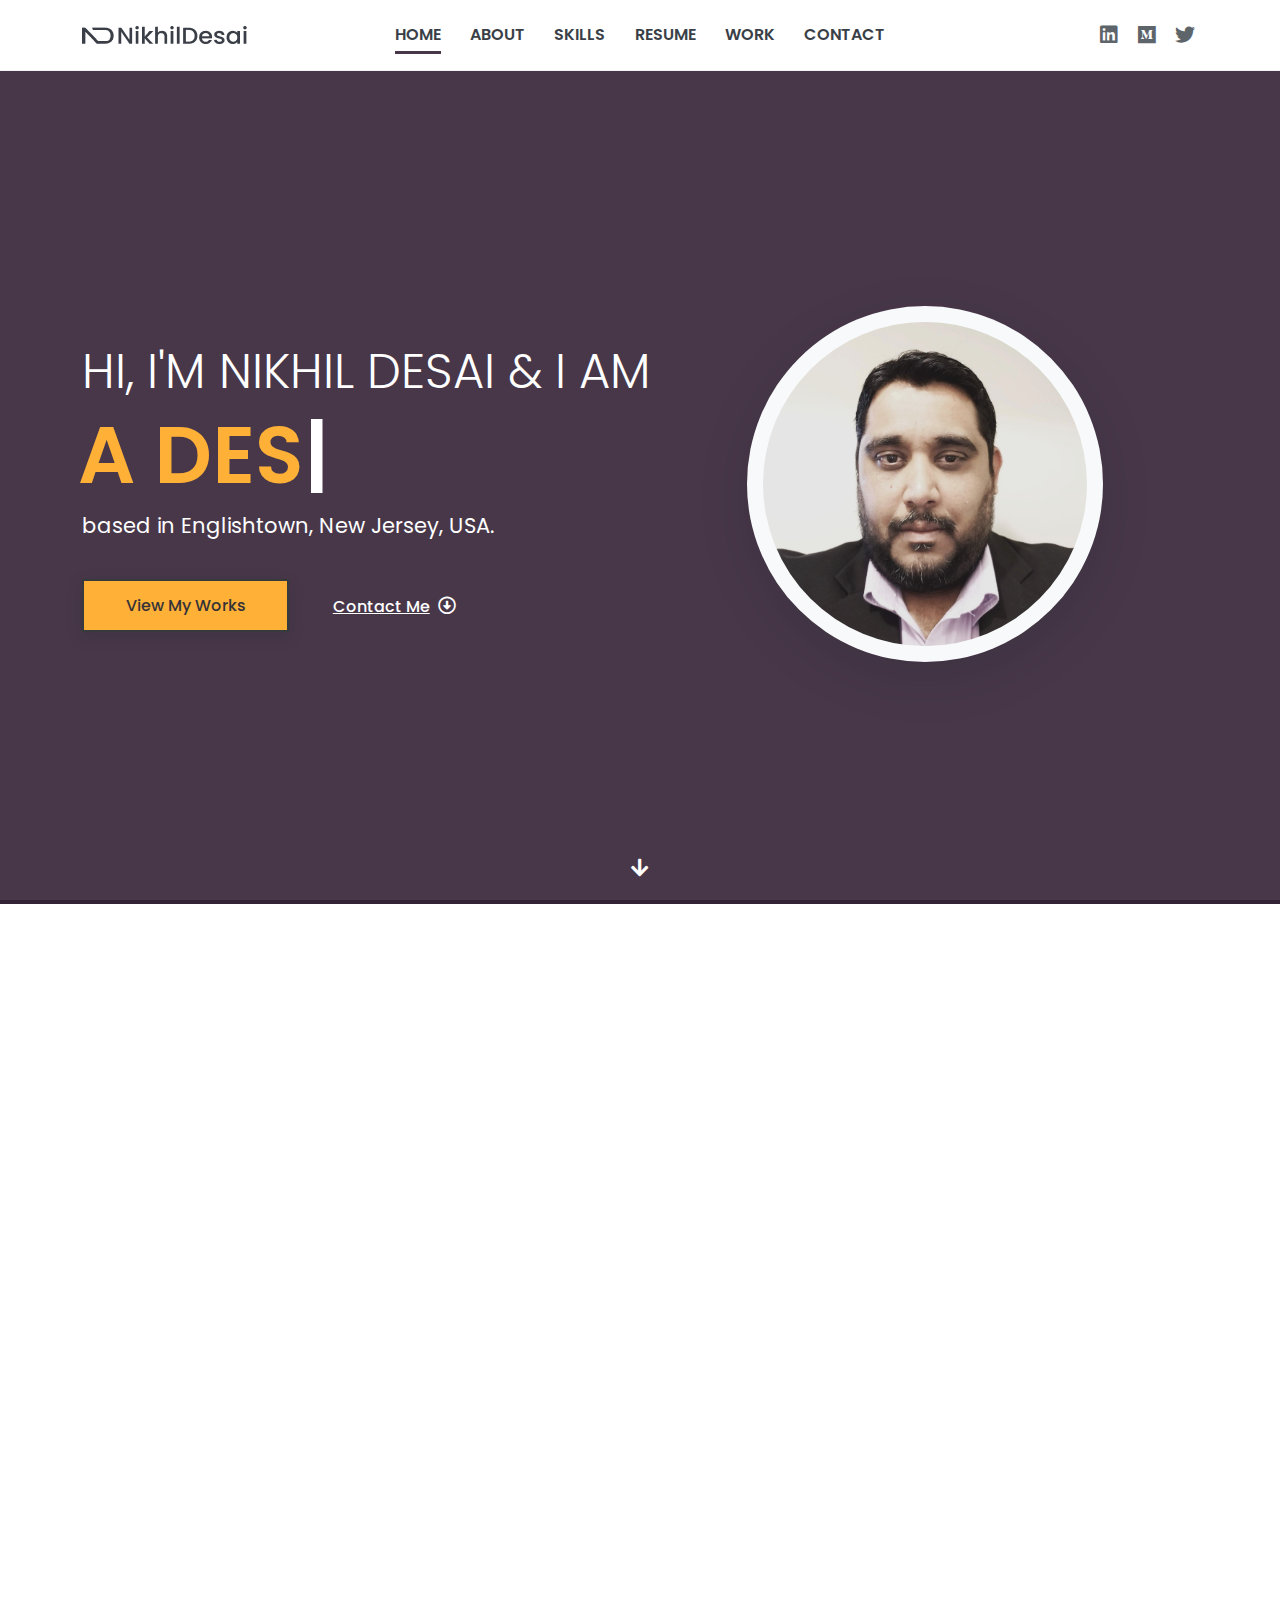
<file: index.html>
<!DOCTYPE html>
<html lang="en">
<head>
<meta charset="UTF-8" />
<meta http-equiv="X-UA-Compatible" content="IE=edge">
<meta name="viewport" content="width=device-width, initial-scale=1, minimum-scale=1.0, shrink-to-fit=no">
<link href="images/favicon.png" rel="icon" />
<title>Nikhil Desai, Senior UX Architect - DPA</title>
<meta name="description" content="Nikhil Desai is an accomplished UX professional with more than 20+ years of experience delivering UX excellence.">
<meta name="author" content="hNikhil Desai">
<meta property="og:title" content="Nikhil Desai - Senior Architect - Pega UX" />
<meta property="og:url" content="https://nikhildesai.netlify.app" />
<meta property="og:description" content="Nikhil Desai is an accomplished UX professional with more than 20+ years of experience delivering UX excellence." />
<meta property="og:image" content="https://nikhildesai.netlify.app/images/og_profile_pic.png" />

<!-- Web Fonts -->
<link rel='stylesheet' href='https://fonts.googleapis.com/css?family=Poppins:100,200,300,400,500,600,700,800,900' type='text/css'>

<!-- Stylesheet
============================== -->
<!-- Animate -->
<link rel="stylesheet" type="text/css" href="vendor/animate/animate.min.css" />
<!-- Bootstrap -->
<link rel="stylesheet" type="text/css" href="vendor/bootstrap/css/bootstrap.min.css" />
<!-- Font Awesome Icon -->
<link rel="stylesheet" type="text/css" href="vendor/font-awesome/css/all.min.css" />
<!-- Owl Carousel -->
<link rel="stylesheet" type="text/css" href="vendor/owl.carousel/assets/owl.carousel.min.css" />
<!-- Magnific Popup -->
<link rel="stylesheet" type="text/css" href="vendor/magnific-popup/magnific-popup.min.css" />
<!-- Custom Stylesheet -->
<link rel="stylesheet" type="text/css" href="css/stylesheet.css" />
<!-- Here goes your Colors Css -->
<link rel="stylesheet" type="text/css" href="css/color-orange.css" />
<!-- Here goes your Custom Css -->
<link rel="stylesheet" type="text/css" href="css/color-custom-violet.css" />
<link rel="stylesheet" type="text/css" href="css/custom.css" />
</head>

<body data-bs-spy="scroll" data-bs-target=".navbar" data-bs-offset="70">

<!-- Preloader -->
<div class="preloader">
  <div class="lds-ellipsis">
    <div></div>
    <div></div>
    <div></div>
    <div></div>
  </div>
</div>
<!-- Preloader End --> 

<!-- Document Wrapper   
=============================== -->
<div id="main-wrapper"> 
  
  <!-- Header -->
  <header id="header" class="sticky-top-slide"> 
    <!-- Navbar -->
    <nav class="primary-menu navbar navbar-expand-lg text-uppercase navbar-line-under-text fw-600">
      <div class="container position-relative">
        <div class="col-auto col-lg-2 d-inline-flex ps-lg-0"> 
          <!-- Logo --> 
          <a class="logo" href="index.html" title="Nikhil"> <img src="images/logo.png" alt="Nikhil"/> </a> 
          <!-- Logo End --> 
        </div>
        <div class="col col-lg-8 navbar-accordion px-0">
          <button class="navbar-toggler ms-auto" type="button" data-bs-toggle="collapse" data-bs-target="#header-nav"><span></span><span></span><span></span></button>
          <div id="header-nav" class="collapse navbar-collapse justify-content-center">
            <ul class="navbar-nav">
			  <li class="nav-item"><a class="nav-link smooth-scroll active" href="#home">Home</a></li>
              <li class="nav-item"><a class="nav-link smooth-scroll" href="#about">About</a></li>
              <li class="nav-item"><a class="nav-link smooth-scroll" href="#skills">Skills</a></li>
              <li class="nav-item"><a class="nav-link smooth-scroll" href="#resume">Resume</a></li>
              <li class="nav-item"><a class="nav-link smooth-scroll" href="#work">Work</a></li>
              <!-- <li class="nav-item"><a class="nav-link smooth-scroll" href="#testimonials">Testimonials</a></li> -->
              <li class="nav-item"><a class="nav-link smooth-scroll" href="#contact">Contact</a></li>
            </ul>
          </div>
        </div>
        <div class="col-auto col-lg-2 d-flex justify-content-end ps-0">
		  <ul class="social-icons">
		  <li class="social-icons-linkedin"><a data-bs-toggle="tooltip" href="https://www.linkedin.com/in/1point1/" target="_blank" title="" data-bs-original-title="Linkedin"><i class="fab fa-linkedin"></i></a></li>
		  <li class="social-icons-medium"><a data-bs-toggle="tooltip" href="https://medium.com/@nikhil.desai" target="_blank" title="" data-bs-original-title="Medium"><i class="fab fa-medium"></i></a></li>
      <li class="social-icons-twitter"><a data-bs-toggle="tooltip" href="http://www.twitter.com/1point1" target="_blank" title="" data-bs-original-title="Twitter"><i class="fab fa-twitter"></i></a></li>
          </ul>
        </div>
      </div>
    </nav>
    <!-- Navbar End --> 
  </header>
  <!-- Header End -->
  
  <!-- Content
  ============================================= -->
  <div id="content" role="main"> 
    
    <!-- Intro
    ============================================= -->
    <section id="home" class="bg-primary d-flex fullscreen-with-header position-relative custom_header">
      <div class="container my-auto py-5 py-lg-0">
        <div class="row py-4">
          <div class="col-lg-7 text-center text-lg-start align-self-center order-1 order-lg-0">
            <h1 class="text-12 fw-300 mb-0 text-uppercase">Hi, I'm Nikhil Desai & I am</h1>
            <div class="typed-strings">
              <p>A Designer</p>
              <p>An Architect</p>
              <p>A Strategist</p>
              <p>all about ux</p>
            </div>
            <h2 class="text-18 fw-600 text-uppercase mb-0 ms-n1"><span class="typed"></span></h2>
            <p class="text-5">based in Englishtown, New Jersey, USA.</p>
            <a href="#casestudies" class="btn btn-dark rounded-0 smooth-scroll mt-3">View My Works</a><a href="#contact" class="btn btn-link text-dark smooth-scroll mt-3">Contact Me<span class="text-4 ms-2"><i class="far fa-arrow-alt-circle-down"></i></span></a> </div>
          <div class="col-lg-4 text-center align-self-center mb-4 mb-lg-0 order-0 order-lg-1">
            <div class="bg-light rounded-pill d-inline-block p-3 shadow-lg wow zoomIn"> <img class="img-fluid rounded-pill d-block" src="images/nikhil-profile.jpg" title="I'm Nikhil" alt=""></div>
          </div>
        </div>
      </div>
      <a href="#about" class="scroll-down-arrow text-dark smooth-scroll"><span class="animated"><i class="fas fa-arrow-down"></i></span></a> </section>
    <!-- Intro end --> 
    
    <!-- About
    ============================================= -->
    <section id="about" class="section">
      <div class="container"> 
        <!-- Heading -->
        <p class="text-center mb-2 wow fadeInUp"><span class="bg-primary text-dark px-2">About Me</span></p>
        <h2 class="text-10 fw-600 text-center mb-5 wow fadeInUp">Know Me More</h2>
        <!-- Heading end-->
        
        <div class="row">
          <div class="col-lg-8 text-center text-lg-start wow fadeInUp">
            <h2 class="text-8 fw-400 mb-3">Hi, I'm <span class="fw-700 border-bottom border-3 border-primary">Nikhil Desai</span></h2>
            <p class="text-5">An accomplished UX strategist and problem-solver with more than 20 years of experience in transforming applications and delivering design excellence through information architecture, interaction design, and user research.</p>
            <p class="text-5">Play a key role in building and leading diverse UX teams, providing technical solutions expertise to help large organizations in their User Experience transformation initiatives, with technical experience spanning across User Experience, Pega PRPC, Pega UX, HTML, CSS and related technologies.
            </p>
          </div>
          <div class="col-lg-4 mt-4 mt-lg-0 wow fadeInUp" data-wow-delay="0.2s">
            <div class="featured-box style-4">
              <div class="featured-box-icon text-25 fw-600 bg-primary rounded-circle"><span class="wow heartBeat" data-wow-delay="1.3s">20</span></div>
              <h3 class="text-7 wow rubberBand" data-wow-delay="2s">Years of <span class="fw-700">Experience</span> in delivering UX excellence.</h3>
            </div>
          </div>
        </div>
        <div class="row wow fadeInUp" data-wow-delay="0.2s">
          <h2>&NonBreakingSpace;</h2>
          <div class="col-sm-6 col-md-3 mt-md-0">
            <div class="featured-box text-center">
              <div class="featured-box-icon text-primary mb-2"><i class="fas fa-business-time"></i></div>
              <h4 class="text-12 text-dark font-weight-700 mb-0"><span class="counter" data-from="0" data-to="20">20</span></h4>
              <p class="text-3 text-muted mb-0">Years Experience</p>
            </div>
          </div>
          <div class="col-sm-6 col-md-3 mb-4 mb-md-0">
            <div class="featured-box text-center">
              <div class="featured-box-icon text-primary mb-2"><i class="fas fa-star"></i></div>
              <h4 class="text-12 text-dark font-weight-700 mb-0"><span class="counter" data-from="0" data-to="5">5</span></h4>
              <p class="text-3 text-muted mb-0">Fortune 100 Clients</p>
            </div>
          </div>
          <div class="col-sm-6 col-md-3 mb-4 mb-md-0">
            <div class="featured-box text-center">
              <div class="featured-box-icon text-primary mb-2"><i class="fas fa-handshake"></i></div>
              <h4 class="text-12 text-dark font-weight-700 mb-0"><span class="counter" data-from="0" data-to="21">16</span></h4>
              <p class="text-3 text-muted mb-0">Transformations Delivered</p>
            </div>
          </div>
          <div class="col-sm-6 col-md-3 mb-4 mb-md-0">
            <div class="featured-box text-center">
              <div class="featured-box-icon text-primary mb-2"><i class="fas fa-award"></i></div>
              <h4 class="text-12 text-dark font-weight-700 mb-0"><span class="counter" data-from="0" data-to="18">18</span></h4>
              <p class="text-3 text-muted mb-0">Leadership Accolades</p>
            </div>
          </div>
        </div>
    </section>
<!-- About end --> 

    <!-- Skills
    ============================================= -->
    <section id="skills" class="section bg-light">
      <div class="container"> 
        <!-- Heading -->
        <p class=" text-center mb-2 wow fadeInUp"><span class="bg-primary text-dark px-2">What I Do?</span></p>
        <h2 class="text-10 fw-600 text-center mb-5 wow fadeInUp">How my skillset evolved since 2002</h2>
        <!-- Heading end-->
        <div class="row g-4 wow fadeInUp" data-wow-delay="0.2s">
          <div class="col-sm-6 col-lg-4">
            <div class="featured-box bg-white text-center rounded shadow-sm py-5 px-4">
              <div class="featured-box-icon text-primary mt-2"> <i class="fas fa-palette"></i> </div>
              <h3 class="mb-3">UX Design</h3>
              <!-- <p class="text-muted mb-0">We're smart, we're hard working, we're easy to talk to, and we love a challenge.</p> -->
            </div>
          </div>
          <div class="col-sm-6 col-lg-4">
            <div class="featured-box bg-white text-center rounded shadow-sm py-5 px-4">
              <div class="featured-box-icon text-primary mt-2"> <i class="fas fa-desktop"></i></div>
              <h3 class="mb-3">UX Strategy</h3>
              <!-- <p class="text-muted mb-0">We're smart, we're hard working, we're easy to talk to, and we love a challenge.</p> -->
            </div>
          </div>
          <div class="col-sm-6 col-lg-4">
            <div class="featured-box bg-white text-center rounded shadow-sm py-5 px-4">
              <div class="featured-box-icon text-primary mt-2"> <i class="fas fa-pencil-ruler"></i> </div>
              <h3 class="mb-3">Visual Design</h3>
              <!-- <p class="text-muted mb-0">We're smart, we're hard working, we're easy to talk to, and we love a challenge.</p> -->
            </div>
          </div>
          <div class="col-sm-6 col-lg-4">
            <div class="featured-box bg-white text-center rounded shadow-sm py-5 px-4">
              <div class="featured-box-icon text-primary mt-2"> <i class="fas fa-paint-brush"></i> </div>
              <h3 class="mb-3">Branding</h3>
              <!-- <p class="text-muted mb-0">We're smart, we're hard working, we're easy to talk to, and we love a challenge.</p> -->
            </div>
          </div>
          <div class="col-sm-6 col-lg-4">
            <div class="featured-box bg-white text-center rounded shadow-sm py-5 px-4">
              <div class="featured-box-icon text-primary mt-2"> <i class="fas fa-chart-area"></i> </div>
              <h3 class="mb-3">Process Analysis</h3>
              <!-- <p class="text-muted mb-0">We're smart, we're hard working, we're easy to talk to, and we love a challenge.</p> -->
            </div>
          </div>
          <div class="col-sm-6 col-lg-4">
            <div class="featured-box bg-white text-center rounded shadow-sm py-5 px-4">
              <div class="featured-box-icon text-primary mt-2"> <i class="fas fa-bullhorn"></i> </div>
              <h3 class="mb-3">Product Design</h3>
              <!-- <p class="text-muted mb-0">We're smart, we're hard working, we're easy to talk to, and we love a challenge.</p> -->
            </div>
          </div>
        </div>
      </div>
    </section>
    <!-- Services end --> 
    
    <!-- Resume
    ============================================= -->
    <section id="resume" class="section">
      <div class="container"> 
        <!-- Heading -->
        <p class=" text-center mb-2 wow fadeInUp"><span class="bg-primary text-dark px-2">Synopsis</span></p>
        <h2 class="text-10 fw-600 text-center mb-5 wow fadeInUp">Brief Summary of My Resume</h2>
        <!-- Heading end-->
        
        <div class="row g-5 mt-5"> 
          <!-- My Education -->
          <div class="col-lg-6 wow fadeInUp">
            <h2 class="text-7 fw-600 mb-4 pb-2">My Education</h2>
            <div class="border-start border-2 border-primary ps-3">
              <h3 class="text-5">Master of Science in IT & Management</h3>
              <p class="mb-2">Vinayaka Missions University / 2004 - 2006</p>
              <p class="text-muted">Completed M.Sc. in IT and Management from Vinayaka Missions University. Completed the final semester of Master's Degree in 2006. Awarded the Masters Degree in 2007.<br/>* Convocation pending</p>
              <hr class="my-4">
              <h3 class="text-5">Post Graduate Diploma in Computer Applications</h3>
              <p class="mb-2">Osmania University College / 2002 - 2003</p>
              <p class="text-muted">Completed 1 Year Post Graduate Diploma in Computer Applications in 2003 with primary focus on Information Systems and Information Management.</p>
              <hr class="my-4">
              <h3 class="text-5">Bachelor in Computer Applications</h3>
              <p class="mb-2">Osmania University / 1999 - 2002</p>
              <p class="text-muted">Completed Bachelors Degree in Computer Applications from Osmania University in 2002 with specializaiton in Visual Design and Web Technologies.</p>
              <hr class="my-4">
              <h3 class="text-5">Certification: Pega Certified System Architect</h3>
              <p class="mb-2">Pegasystems, Boston, MA / Feb'2010</p>
              <p><a href="assets/pega-csa.pdf" nodownload target="_blank">View Pega CSA Certificate</a></p>
              <hr class="my-4">
              <h3 class="text-5">Certification: Human Computer Interaction</h3>
              <p class="mb-2">Interaction Design Foundation (IDF) / October'2017</p>
              <p><a href="https://www.interaction-design.org/nikhil-kumar-desai/certificate/course/NCvTNM1G9" target="_blank">View IDF Certificate</a></p>
            </div>
          </div>
          <!-- My Experience -->
          <div class="col-lg-6 wow fadeInUp" data-wow-delay="0.2s">
            <h2 class="text-7 fw-600 mb-4 pb-2">My Experience</h2>
            <div class="border-start border-2 border-primary ps-3">
              <h3 class="text-5">Senior Architect – UX, DPA</h3>
              <p class="mb-2">Virtusa Corporation / 2007 - Current</p>
              <p class="text-muted">Manage the UX COE for a leading Healthcare Payer as Senior UX Manager, COE Advisory, managing team of 4 UX and 7 Technical Resources. Participate in Program Management Activities, Presales Initiatives, Project Planning & Management, Delivery Milestone Tracking, and Resource Planning & Management.</p>
              <hr class="my-4">
              <h3 class="text-5">Design Analyst - US Creative Services</h3>
              <p class="mb-2">Deloitte / 2005 - 2007</p>
              <p class="text-muted">Conceptualized and created presentations and marketing materials for various Deloitte Entities. Developed web applications for US Clients, both internal and external parties, while providing creative services support to US Centers.</p>
              <hr class="my-4">
              <h3 class="text-5">Multimedia Designer</h3>
              <p class="mb-2">Navionics Technologies / 2003 - 2005</p>
              <p class="text-muted">Designed the mockups, HTML templates and visual design artifacts for Navionics Nautical LMS, a knowledge bank for employees. The LMS offering helped reduce the training costs.</p>
              <hr class="my-4">
              <h3 class="text-5">Web Designer</h3>
              <p class="mb-2">Quadrant Systems / 2002 - 2003</p>
              <p class="text-muted">Design Presentations for the team. Develop web sites for US Clients & Enhance graphical layout of websites. Implemented design templates in Dreamweaver for a large eCommerce website.</p>
            </div>
          </div>
        </div>
        
    <!-- Project Descriptions Start -->
    <h2 class="text-7 fw-600 mb-4 pb-2 mt-5 wow fadeInUp">Key Transformation Projects</h2>
    <div class="container wow fadeInUp" data-wow-delay="0.2s">
      <div class="row">
        <div class="col-sm-6 col-lg-3 mb-4 mb-lg-0">
            <div class="featured-box-icon text-primary shadow-none mb-0"><span class="w-100 text-15 font-weight-300">01</span></div>
            <h3 class="text-dark mb-3">Contract Center Transformation</h3>
            <p class="text-muted">Led the effort to modernize and re-build global DPA UX standards by launching a elaborate design system with documentation and pattern libraries used by the contact center application product development team to enable the shift towards a modular product development model with improved reusability and consistency.</p>
            <ul class="nav nav-pills fw-600 nav-sm">
              <li class="nav-item"> <a class="nav-link rounded-pill active" href="">View Case Study</a> </li>
            </ul>
        </div>
        <div class="col-sm-6 col-lg-3 mb-4 mb-lg-0">
            <div class="featured-box-icon text-primary shadow-none mb-0"><span class="w-100 text-15 font-weight-300">02</span></div>
            <h3 class="text-dark mb-3">Licensing Mgmt System</h3>
            <p class="text-muted">Led UX design and strategy to establish the end-to-end workflow process design for Business Licensing Management System. Envisioned the future state design approach to help migrate application from Sharepoint & email-based task management to well refined workflow based processed for improved transparency and accountability in the process.</p>
            <ul class="nav nav-pills fw-600 nav-sm">
              <li class="nav-item"> <a class="nav-link rounded-pill active" href="">View Case Study</a> </li>
            </ul>
        </div>
        <div class="col-sm-6 col-lg-3 mb-4 mb-lg-0">
            <div class="featured-box-icon text-primary shadow-none mb-0"><span class="w-100 text-15 font-weight-300">03</span></div>
            <h3 class="text-dark mb-3">Ratings Mgmt System</h3>
            <p class="text-muted">Successfully Collaborated with cross functional teams of product management, business, and engineering to align the UX vision with business goals for Pega based Ratings Workflow Management System.</p>
            <ul class="nav nav-pills fw-600 nav-sm">
              <li class="nav-item"> <a class="nav-link rounded-pill active" href="">View Case Study</a> </li>
            </ul>
        </div>
        <div class="col-sm-6 col-lg-3">
            <div class="featured-box-icon text-primary shadow-none mb-0"><span class="w-100 text-15 font-weight-300">04</span></div>
            <h3 class="text-dark mb-3">Claims Processing Platform</h3>
            <p class="text-muted">Led the creation of the interface design for the OneClaims Claims Processing Suite, with a strategy focused on defining the long-term product goals and design directions to align with the organization’s UX vision and goals.</p>
            <ul class="nav nav-pills fw-600 nav-sm">
              <li class="nav-item"> <a class="nav-link rounded-pill active" href="">View Case Study</a> </li>
            </ul>
        </div>
      </div>
    </div>
    <!-- Project Descriptions End-->

        <!-- My Skills -->
        <h2 class="text-7 fw-600 mb-4 pb-2 mt-5 wow fadeInUp">My Skills</h2>
        <div class="row gx-5">
          <div class="col-md-6 wow fadeInUp">
            <p class="fw-500 text-start mb-2">User Experience Design<span class="float-end">85%</span></p>
            <div class="progress progress-sm mb-4">
              <div class="progress-bar" role="progressbar" style="width: 85%" aria-valuenow="85" aria-valuemin="0" aria-valuemax="100"></div>
            </div>
            <p class="fw-500 text-start mb-2">User Research<span class="float-end">75%</span></p>
            <div class="progress progress-sm mb-4">
              <div class="progress-bar" role="progressbar" style="width: 75%" aria-valuenow="75" aria-valuemin="0" aria-valuemax="100"></div>
            </div>
            <p class="fw-500 text-start mb-2">Rapid Prototyping <span class="float-end">90%</span></p>
            <div class="progress progress-sm mb-4">
              <div class="progress-bar" role="progressbar" style="width: 90%" aria-valuenow="90" aria-valuemin="0" aria-valuemax="100"></div>
            </div>
            <p class="fw-500 text-start mb-2">Visual Design<span class="float-end">85%</span></p>
            <div class="progress progress-sm mb-4">
              <div class="progress-bar" role="progressbar" style="width: 85%" aria-valuenow="85" aria-valuemin="0" aria-valuemax="100"></div>
            </div>
          </div>
          <div class="col-md-6 wow fadeInUp" data-wow-delay="0.2s">
            <p class="fw-500 text-start mb-2">Prototyping Tools<span class="float-end">80%</span></p>
            <div class="progress progress-sm mb-4">
              <div class="progress-bar" role="progressbar" style="width: 80%" aria-valuenow="80" aria-valuemin="0" aria-valuemax="100"></div>
            </div>
            <p class="fw-500 text-start mb-2">Pega Design System<span class="float-end">85%</span></p>
            <div class="progress progress-sm mb-4">
              <div class="progress-bar" role="progressbar" style="width: 85%" aria-valuenow="85" aria-valuemin="0" aria-valuemax="100"></div>
            </div>
            <p class="fw-500 text-start mb-2">Pega UX <span class="float-end">90%</span></p>
            <div class="progress progress-sm mb-4">
              <div class="progress-bar" role="progressbar" style="width: 90%" aria-valuenow="90" aria-valuemin="0" aria-valuemax="100"></div>
            </div>
            <p class="fw-500 text-start mb-2">HTML & CSS <span class="float-end">75%</span></p>
            <div class="progress progress-sm mb-4">
              <div class="progress-bar" role="progressbar" style="width: 75%" aria-valuenow="75" aria-valuemin="0" aria-valuemax="100"></div>
            </div>
          </div>
        </div>
        <p class="text-center mt-5 wow fadeInUp"><a href="assets/nikhil-desai-resume.pdf" class="btn btn-outline-dark shadow-none rounded-0" download target="_blank">Download CV</a></p>
      </div>
    </section>
    <!-- Resume end --> 
    
    <!-- Work & Case Studies
    ============================================= -->
    <section id="work" class="section bg-light">
      <div class="container"> 
        <!-- Heading -->
        <p class=" text-center mb-2 wow fadeInUp"><span class="bg-primary text-dark px-2">Case Studies</span></p>
        <h2 class="text-10 fw-600 text-center mb-5 wow fadeInUp">An Opportunity to Showcase</h2>
        <!-- Heading end--> 
        
        <!-- Filter Menu -->
        <ul class="portfolio-menu nav nav-tabs fw-600 justify-content-start justify-content-md-center border-bottom-0 mb-4 wow fadeInUp">
          <li class="nav-item"> <a data-filter="*" class="nav-link rounded-0 active" href="">All</a></li>
          <li class="nav-item"> <a data-filter=".publications" href="" class="nav-link rounded-0">Publications</a></li>
          <li class="nav-item"> <a data-filter=".casestudies" href="" class="nav-link rounded-0">Case Studies</a></li>
          <!-- <li class="nav-item"> <a data-filter=".youtube" href="" class="nav-link rounded-0">YouTube Videos</a></li>
          <li class="nav-item"> <a data-filter=".vimeo" href="" class="nav-link rounded-0">Vimeo Videos</a></li> -->
        </ul>
        <!-- Filter Menu end -->
        <div class="portfolio wow fadeInUp">
          <div class="row g-4 mt-3 portfolio-filter">
            <div class="col-sm-6 col-lg-4 publications">
              <div class="portfolio-box">
                <div class="portfolio-img"> <img class="img-fluid d-block" src="images/projects/blog_rpa.png" alt="The invisible UX of RPA">
                 <!-- <div class="portfolio-overlay"> <a class="popup-ajax stretched-link" href="https://www.virtusa.com/perspectives/article/the-invisible-ux-of-rpa-an-insight"></a> -->
                  <div class="portfolio-overlay"> <a class="popup-ajax stretched-link" href="casestudies/portfolio-ajax-project-1.html"></a>
                    <div class="portfolio-overlay-details">
                      <p class="text-light text-8"><i class="fas fa-file-alt"></i></p>
                      <h5 class="text-white text-5">The invisible UX of RPA – an insight</h5>
                      <span class="text-light">Authored for Virtusa Corporate Publication & Pega World’18 Virtusa Market Handouts.</span> </div>
                  </div>
                </div>
              </div>
            </div>
            <div class="col-sm-6 col-lg-4 casestudies" data-wow-delay="0.2s">
              <div class="portfolio-box">
                <div class="portfolio-img"> <img class="img-fluid d-block" src="images/projects/project-2.jpg" alt="">
                  <div class="portfolio-overlay"> <a class="popup-ajax stretched-link" href="casestudies/cs_anthem.html"></a>
                    <div class="portfolio-overlay-details">
                      <p class="text-primary text-8"><i class="fas fa-image"></i></p>
                      <h5 class="text-white text-5">Anthem Case Study</h5>
                      <span class="text-light">Category</span> </div>
                  </div>
                </div>
              </div>
            </div>
            <div class="col-sm-6 col-lg-4 youtube" data-wow-delay="0.3s">
              <div class="portfolio-box">
                <div class="portfolio-img"> <img class="img-fluid d-block" src="images/projects/project-3.jpg" alt="">
                  <div class="portfolio-overlay"> <a class="popup-youtube stretched-link" href="https://www.youtube.com/watch?v=PMNnEEEacCg"></a>
                    <div class="portfolio-overlay-details">
                      <p class="text-primary text-8"><i class="fas fa-video"></i></p>
                      <h5 class="text-white text-5">YouTube Video</h5>
                      <span class="text-light">Category</span> </div>
                  </div>
                </div>
              </div>
            </div>
            <div class="col-sm-6 col-lg-4 vimeo">
              <div class="portfolio-box">
                <div class="portfolio-img"> <img class="img-fluid d-block" src="images/projects/project-4.jpg" alt="">
                  <div class="portfolio-overlay"> <a class="popup-vimeo stretched-link" href="https://vimeo.com/259411563"></a>
                    <div class="portfolio-overlay-details">
                      <p class="text-primary text-8"><i class="fas fa-video"></i></p>
                      <h5 class="text-white text-5">Vimeo Video</h5>
                      <span class="text-light">Category</span> </div>
                  </div>
                </div>
              </div>
            </div>
            <div class="col-sm-6 col-lg-4 publications" data-wow-delay="0.2s">
              <div class="portfolio-box">
                <div class="portfolio-img"> <img class="img-fluid d-block" src="images/projects/blog_uxmonster.png" alt="">
                  <div class="portfolio-overlay"> <a class="popup-ajax stretched-link" href="https://www.linkedin.com/pulse/uncomplicating-design-taming-frankenstein-monster-ux-nikhil-desai/"></a>
                    <div class="portfolio-overlay-details">
                      <p class="text-light text-8"><i class="fas fa-file-alt"></i></p>
                      <h5 class="text-white text-5">Uncomplicating Design — Taming the Frankenstein Monster of UX</h5>
                      <span class="text-light">Authored for LinkedIn Blog to showcase the importance of Design Systems & Pattern Library.</span> </div>
                  </div>
                </div>
              </div>
            </div>
            <div class="col-sm-6 col-lg-4 publications" data-wow-delay="0.2s">
              <div class="portfolio-box">
                <div class="portfolio-img"> <img class="img-fluid d-block" src="images/projects/blog_blockchainux.png" alt="">
                  <div class="portfolio-overlay"> <a class="popup-ajax stretched-link" href="https://www.linkedin.com/pulse/role-ux-emerging-decentralized-applications-blockchain-nikhil-desai/"></a>
                    <div class="portfolio-overlay-details">
                      <p class="text-light text-8"><i class="fas fa-file-alt"></i></p>
                      <h5 class="text-white text-5">Role of UX in Emerging Decentralized Applications on Blockchain</h5>
                      <span class="text-light">Authored for LinkedIn Blog on the role of UX in blockchain ecosystem as a perspective.</span> </div>
                  </div>
                </div>
              </div>
            </div>
            <div class="col-sm-6 col-lg-4 publications" data-wow-delay="0.2s">
              <div class="portfolio-box">
                <div class="portfolio-img"> <img class="img-fluid d-block" src="images/projects/blog_blockchainux.png" alt="">
                  <div class="portfolio-overlay"> <a class="popup-ajax stretched-link" href="https://www.linkedin.com/pulse/evolution-machine-learning-robotic-process-automation-nikhil-desai/"></a>
                    <div class="portfolio-overlay-details">
                      <p class="text-light text-8"><i class="fas fa-file-alt"></i></p>
                      <h5 class="text-white text-5">The Evolution of Machine Learning & Robotic Process Automation – Stuttering, A Case Study</h5>
                      <span class="text-light">Authored for LinkedIn Blog to showcase the concepts of Machine Learning and Robotic Process Automation based on personal experience.</span> </div>
                  </div>
                </div>
              </div>
            </div>
            <div class="col-sm-6 col-lg-4 casestudies" data-wow-delay="0.3s">
              <div class="portfolio-box">
                <div class="portfolio-img"> <img class="img-fluid d-block" src="images/projects/project-6.jpg" alt="">
                  <div class="portfolio-overlay"> <a class="popup-img stretched-link" href="images/projects/project-6.jpg"></a>
                    <div class="portfolio-overlay-details">
                      <p class="text-primary text-8"><i class="fas fa-image"></i></p>
                      <h5 class="text-white text-5">Mockups Design 2</h5>
                      <span class="text-light">Category</span> </div>
                  </div>
                </div>
              </div>
            </div>
          </div>
        </div>
      </div>
    </section>
    <!-- Portfolio end --> 

    <!-- Call to Action
    ============================================= -->
    <!-- <section>
      <div class="hero-wrap">
        <div class="hero-mask opacity-8 bg-dark"></div>
        <div class="hero-bg parallax" style="background-image:url('images/intro-bg-2.jpg');"></div>
        <div class="hero-content section">
          <div class="container text-center py-5 wow fadeInUp">
            <h2 class="text-10 fw-600 text-white mb-5">Interested in working with me?</h2>
            <a href="#contact" class="btn btn-primary rounded-0 smooth-scroll wow rubberBand" data-wow-delay="1s">Hire Me!</a> </div>
        </div>
      </div>
    </section> //-->
    <!-- Call to Action end --> 
    
    <!-- Testimonials
    ============================================= -->
   <!--  <section id="testimonials" class="section bg-secondary">
      <div class="container">  --> 
        <!-- Heading --> 
        <!-- <p class=" text-center mb-2 wow fadeIn"><span class="bg-primary text-dark px-2">Positive Impact</span></p>
        <h2 class="text-10 fw-600 text-white text-center mb-5 wow fadeIn">Testimonials by Clients & Colleagues </h2> --> 
        <!-- Heading end-->
        <!-- <div class="row">
          <div class="col-lg-9 mx-auto wow fadeInUp">
            <div class="owl-carousel owl-theme owl-light" data-autoplay="true" data-loop="true" data-nav="true" data-margin="30" data-slideby="1" data-stagepadding="5"  data-items-xs="1" data-items-sm="1" data-items-md="1" data-items-lg="1">
              <div class="item text-center px-5"> <span class="text-9 text-primary"><i class="fa fa-quote-start"></i></span>
                <p class="text-5 text-white">Easy to use, reasonably priced simply dummy text of the printing and typesetting industry. Quidam lisque persius interesset his et, in quot quidam possim iriure. simply dummy text of the printing and typesetting industry.”</p>
                <img class="img-fluid d-inline-block w-auto rounded-circle shadow" src="images/testimonial/client-sm-1.jpg" alt=""> <strong class="d-block text-3 fw-600 text-white">Jay Shah</strong> <span class="text-light">Founder at Icomatic Pvt Ltd</span> </div>
              <div class="item text-center px-5"> <span class="text-9 text-primary"><i class="fa fa-quote-start"></i></span>
                <p class="text-5 text-white">“I am happy Working with printing and typesetting industry. Quidam lisque persius interesset his et, in quot quidam persequeris essent possim iriure. simply dummy text of the printing and typesetting industry.”</p>
                <img class="img-fluid d-inline-block w-auto rounded-circle shadow" src="images/testimonial/client-sm-2.jpg" alt=""> <strong class="d-block text-3 fw-500 text-white">Patrick Cary</strong> <span class="text-light">Freelancer from USA</span> </div>
              <div class="item text-center px-5"> <span class="text-9 text-primary"><i class="fa fa-quote-start"></i></span>
                <p class="text-5 text-white">“Only trying it out since a few days. But up to now excellent. Seems to work flawlessly. priced simply dummy text of the printing and typesetting industry.”</p>
                <img class="img-fluid d-inline-block w-auto rounded-circle shadow" src="images/testimonial/client-sm-3.jpg" alt=""> <strong class="d-block text-3 fw-500 text-white">Dennis Jacques</strong> <span class="text-light">Noon Inc</span> </div>
              <div class="item text-center px-5"> <span class="text-9 text-primary"><i class="fa fa-quote-start"></i></span>
                <p class="text-5 text-white">“I have used them twice now. Good rates, very efficient service and priced simply dummy text of the printing and typesetting industry quidam interesset his et. simply dummy text of the printing and typesetting industry. Excellent.”</p>
                <img class="img-fluid d-inline-block w-auto rounded-circle shadow" src="images/testimonial/client-sm-4.jpg" alt=""> <strong class="d-block text-3 fw-500 text-white">Chris Tom</strong> <span class="text-light">Company CEO from UK</span> </div>
            </div>
          </div>
        </div>
      </div>
    </section> -->
    <!-- Testimonial end --> 

    <!-- FAQ
    ============================================= -->
    <section id="faq" class="section">
      <div class="container">
        <div class="row gy-5">
          <div class="col-lg-6 order-1 order-lg-0 wow fadeInUp"> 
            <!-- Heading -->
            <p class="text-center text-lg-start mb-2"><span class="bg-primary text-dark px-2">FAQ</span></p>
            <h2 class="text-10 fw-600 text-center text-lg-start mb-5">Have any questions?</h2>
            <!-- Heading end-->
            <div class="accordion accordion-flush" id="faqTopics">
              <div class="accordion-item">
                <h2 class="accordion-header" id="flush-headingOne">
                  <button class="accordion-button" type="button" data-bs-toggle="collapse" data-bs-target="#flush-collapseOne" aria-expanded="true" aria-controls="flush-collapseOne"> How Can I Help You? </button>
                </h2>
                <div id="flush-collapseOne" class="accordion-collapse collapse show" aria-labelledby="flush-headingOne" data-bs-parent="#faqTopics">
                  <div class="accordion-body">
                    <p>Having experienced the best of both worlds, I often am referred to as Design Unicorn given the depth of Product Development, Product Design and User Experience Design experience.</p>
                    <p class="mb-0">I can help you reimagine the experience for any transformation project or help you lay a stronger UX foundation for a green field implementation. Either ways, I help deliver UX excellence.</p>
                  </div>
                </div>
              </div>
              <div class="accordion-item">
                <h2 class="accordion-header" id="flush-headingTwo">
                  <button class="accordion-button collapsed" type="button" data-bs-toggle="collapse" data-bs-target="#flush-collapseTwo" aria-expanded="false" aria-controls="flush-collapseTwo">Would I need Work Sponsorship to work in US?</button>
                </h2>
                <div id="flush-collapseTwo" class="accordion-collapse collapse" aria-labelledby="flush-headingTwo" data-bs-parent="#faqTopics">
                  <div class="accordion-body">I would not need support or sponsorship to work legally in United States and would not need it anytime in the near future. I hold a Permanent Immigrant status, giving me all the legal rights required to work in United States.</div>
                </div>
              </div>
             <!-- <div class="accordion-item">
                <h2 class="accordion-header" id="flush-headingThree">
                  <button class="accordion-button collapsed" type="button" data-bs-toggle="collapse" data-bs-target="#flush-collapseThree" aria-expanded="false" aria-controls="flush-collapseThree"> How does simplifying the workflow process help a user? </button>
                </h2>
                <div id="flush-collapseThree" class="accordion-collapse collapse" aria-labelledby="flush-headingThree" data-bs-parent="#faqTopics">
                  <div class="accordion-body"> Iisque persius interesset his et, in quot quidam persequeris vim, ad mea essent possim iriure. Mutat tacimates id sit. Ridens mediocritatem ius an, eu nec magna imperdiet. </div>
                </div>
              </div>
              <div class="accordion-item">
                <h2 class="accordion-header" id="flush-headingFour">
                  <button class="accordion-button collapsed" type="button" data-bs-toggle="collapse" data-bs-target="#flush-collapseFour" aria-expanded="false" aria-controls="flush-collapseThree"> Is Nikhil a Multi-purpose template? </button>
                </h2>
                <div id="flush-collapseFour" class="accordion-collapse collapse" aria-labelledby="flush-headingFour" data-bs-parent="#faqTopics">
                  <div class="accordion-body"> Lorem Ipsum is simply dummy text of the printing and typesetting industry. Food truck quinoa nesciunt laborum eiusmod. Brunch 3 wolf moon tempor, sunt aliqua put a bird on it squid single-origin coffee nulla assumenda shoreditch et. Nihil anim keffiyeh helvetica, craft beer labore wes anderson cred nesciunt sapiente ea proident. </div>
                </div>
              </div>
              <div class="accordion-item">
                <h2 class="accordion-header" id="flush-headingFive">
                  <button class="accordion-button collapsed" type="button" data-bs-toggle="collapse" data-bs-target="#flush-collapseFive" aria-expanded="false" aria-controls="flush-collapseThree"> Why responsive one page template? </button>
                </h2>
                <div id="flush-collapseFive" class="accordion-collapse collapse" aria-labelledby="flush-headingFive" data-bs-parent="#faqTopics">
                  <div class="accordion-body"> Anim pariatur cliche reprehenderit, enim eiusmod high life accusamus terry richardson ad squid. Food truck quinoa nesciunt laborum eiusmod. Brunch 3 wolf moon tempor, sunt aliqua put a bird on it squid single-origin coffee nulla assumenda shoreditch et. Nihil anim keffiyeh helvetica, craft beer labore wes anderson cred nesciunt sapiente ea proident. Ad vegan excepteur butcher vice lomo. </div>
                </div>
              </div> -->
            </div>
          </div>
          <div class="col-lg-6 d-flex align-items-center justify-content-center order-0 order-lg-1 wow fadeIn" data-wow-delay="1s"> <img class="img-fluid" src="images/faq.png" title="FAQ" alt="faq"> </div>
        </div>
      </div>
    </section>
    <!-- FAQ end --> 
    
    <!-- Contact Me
    ============================================= -->
    <section id="contact" class="section bg-primary">
      <div class="container">
        <div class="row">
          <div class="col-lg-5 text-center text-lg-start wow fadeInUp">
            <h2 class="text-10 fw-600 mb-5">Let's get in touch</h2>
            <p class="text-5 mb-5">I enjoy discussing about user experience, design challenges, cars, photography and above all, exploring opportunities to learn more. I am sure, there are a number of things, we can talk about. Do drop me a note to take this ahead.</p>
            <h3 class="text-5 fw-600">Living In:</h3>
            <address class="text-4">
            Englishtown,
            New Jersey, USA.
            </address>
            <h3 class="text-5 fw-600">Call:</h3>
            <p class="text-4">(+1) 732 596 7731</p>

            <ul class="social-icons social-icons-lg justify-content-center justify-content-lg-start mt-5">
              <li class="social-icons-twitter"><a data-bs-toggle="tooltip" href="https://twitter.com/1point1/" target="_blank" title="" data-bs-original-title="Twitter"><i class="fab fa-twitter"></i></a></li>
              <li class="social-icons-facebook"><a data-bs-toggle="tooltip" href="http://www.facebook.com/1point1/" target="_blank" title="" data-bs-original-title="Facebook"><i class="fab fa-facebook"></i></a></li>
              <li class="social-icons-instagram"><a data-bs-toggle="tooltip" href="http://www.instagram.com/1point1" target="_blank" title="" data-bs-original-title="Instagram"><i class="fab fa-instagram"></i></a></li>
              <li class="social-icons-linkedin"><a data-bs-toggle="tooltip" href="https://www.linkedin.com/in/1point1/" target="_blank" title="" data-bs-original-title="Linkedin"><i class="fab fa-linkedin"></i></a></li>
              <li class="social-icons-medium"><a data-bs-toggle="tooltip" href="https://medium.com/@nikhil.desai" target="_blank" title="" data-bs-original-title="Medium"><i class="fab fa-medium"></i></a></li>
             <!-- <li class="social-icons-github"><a data-bs-toggle="tooltip" href="http://www.github.com/1point1" target="_blank" title="" data-bs-original-title="GitHub"><i class="fab fa-github"></i></a></li>
              <li class="social-icons-dribbble"><a data-bs-toggle="tooltip" href="http://www.dribbble.com/1point1/" target="_blank" title="" data-bs-original-title="Dribbble"><i class="fab fa-dribbble"></i></a></li>
              -->
            </ul>
          </div>
          <div class="col-lg-6 ms-auto mt-5 mt-lg-0 wow fadeInUp" data-wow-delay="0.3s">
            <h2 class="text-10 fw-600 text-center text-lg-start mb-5">Drop me a note</h2>
            <!-- Contact Form -->
            <form id="contact-form" class="form-border" action="php/mail.php" method="post">
              <div class="row g-4">
                <div class="col-12">
                  <label class="form-label" for="name">What is Your Name:</label>
                  <input id="name" name="name" type="text" class="form-control py-1" required >
                </div>
                <div class="col-12">
                  <label class="form-label" for="email">Your Email Address:</label>
                  <input id="email" name="email" type="email" class="form-control py-1" required >
                </div>
                <div class="col-12">
                  <label class="form-label" for="form-message">How can I Help you?:</label>
                  <textarea id="form-message" name="form-message" class="form-control py-1" rows="4" required ></textarea>
                </div>
                <div class="col-12 text-center text-lg-start">
                  <button id="submit-btn" class="btn btn-dark rounded-0" type="submit">Send <span class="ms-3"><i class="fas fa-arrow-right"></i></span></button>
                </div>
              </div>
            </form>
            <!-- Contact Form end --> 
          </div>
        </div>
      </div>
    </section>
    <!-- Contact Me end --> 
    
  </div>
  <!-- Content end --> 
  
  <!-- Footer
  ============================================= -->
  <footer id="footer" class="section bg-dark text-white">
    <div class="container">
      <div class="row">
        <div class="col-lg-6 text-center text-lg-start wow fadeInUp">
          <p class="mb-2 mb-lg-0">Copyright © 2022 <a class="fw-600" href="#">Nikhil</a>. All Rights Reserved.</p>
        </div>
      </div>
    </div>
  </footer>
  <!-- Footer end --> 
  
</div>
<!-- Document Wrapper end --> 

<!-- Back to Top
============================================= --> 
<a id="back-to-top" class="rounded-circle" data-bs-toggle="tooltip" title="Back to Top" href="javascript:void(0)"><i class="fas fa-arrow-up"></i></a>

<!-- JavaScript --> 
<script src="vendor/jquery/jquery.min.js"></script> 
<script src="vendor/bootstrap/js/bootstrap.bundle.min.js"></script> 
<!-- Easing --> 
<script src="vendor/jquery.easing/jquery.easing.min.js"></script> 
<!-- Appear --> 
<script src="vendor/jquery.appear/jquery.appear.min.js"></script> 
<!-- WOW animation --> 
<script src="vendor/wow/wow.min.js"></script>
<!-- Images Loaded --> 
<script src="vendor/imagesloaded/imagesloaded.pkgd.min.js"></script> 
<!-- Typed --> 
<script src="vendor/typed/typed.min.js"></script> 
<!-- Parallax Bg --> 
<script src="vendor/parallaxie/parallaxie.min.js"></script> 
<!-- Owl Carousel --> 
<script src="vendor/owl.carousel/owl.carousel.min.js"></script> 
<!-- isotope Portfolio Filter --> 
<script src="vendor/isotope/isotope.pkgd.min.js"></script> 
<!-- Magnific Popup --> 
<script src="vendor/magnific-popup/jquery.magnific-popup.min.js"></script> 
<!-- Custom Script --> 
<script src="js/theme.js"></script>
</body>
</html>
</file>
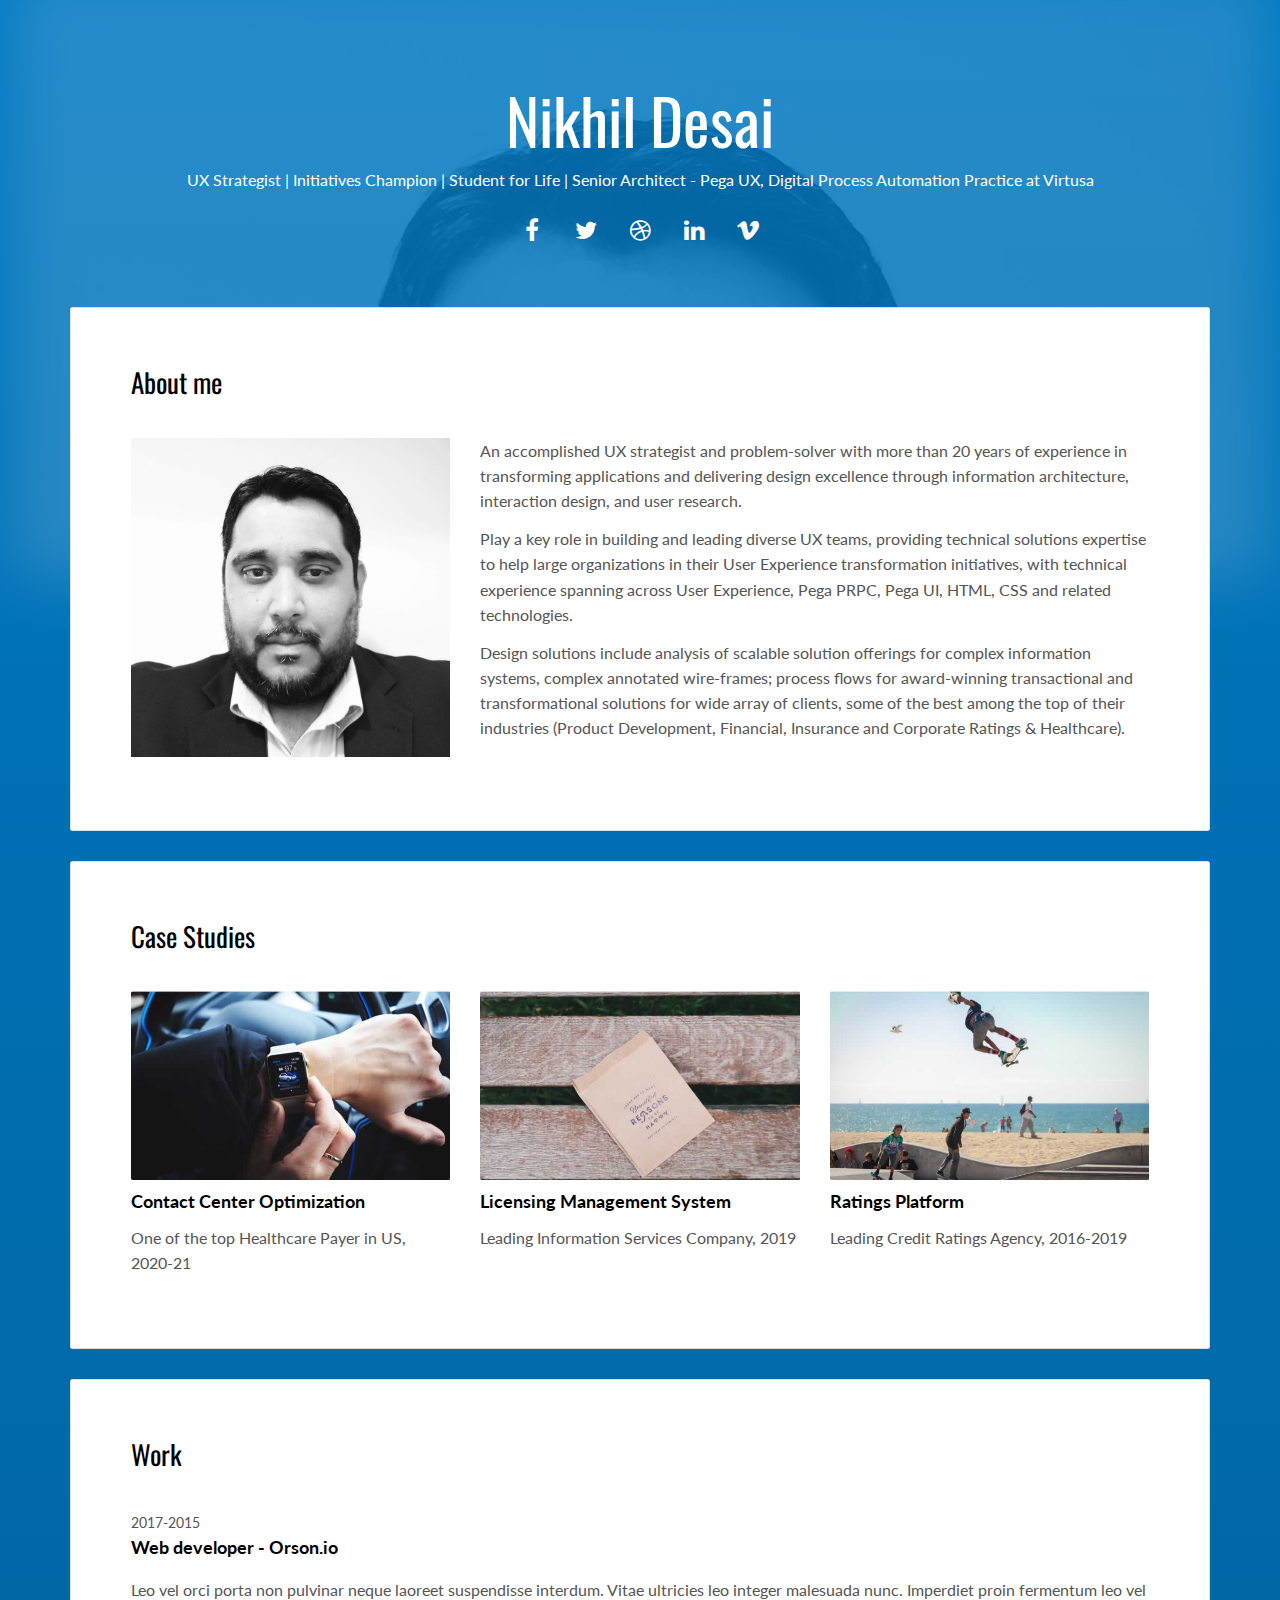
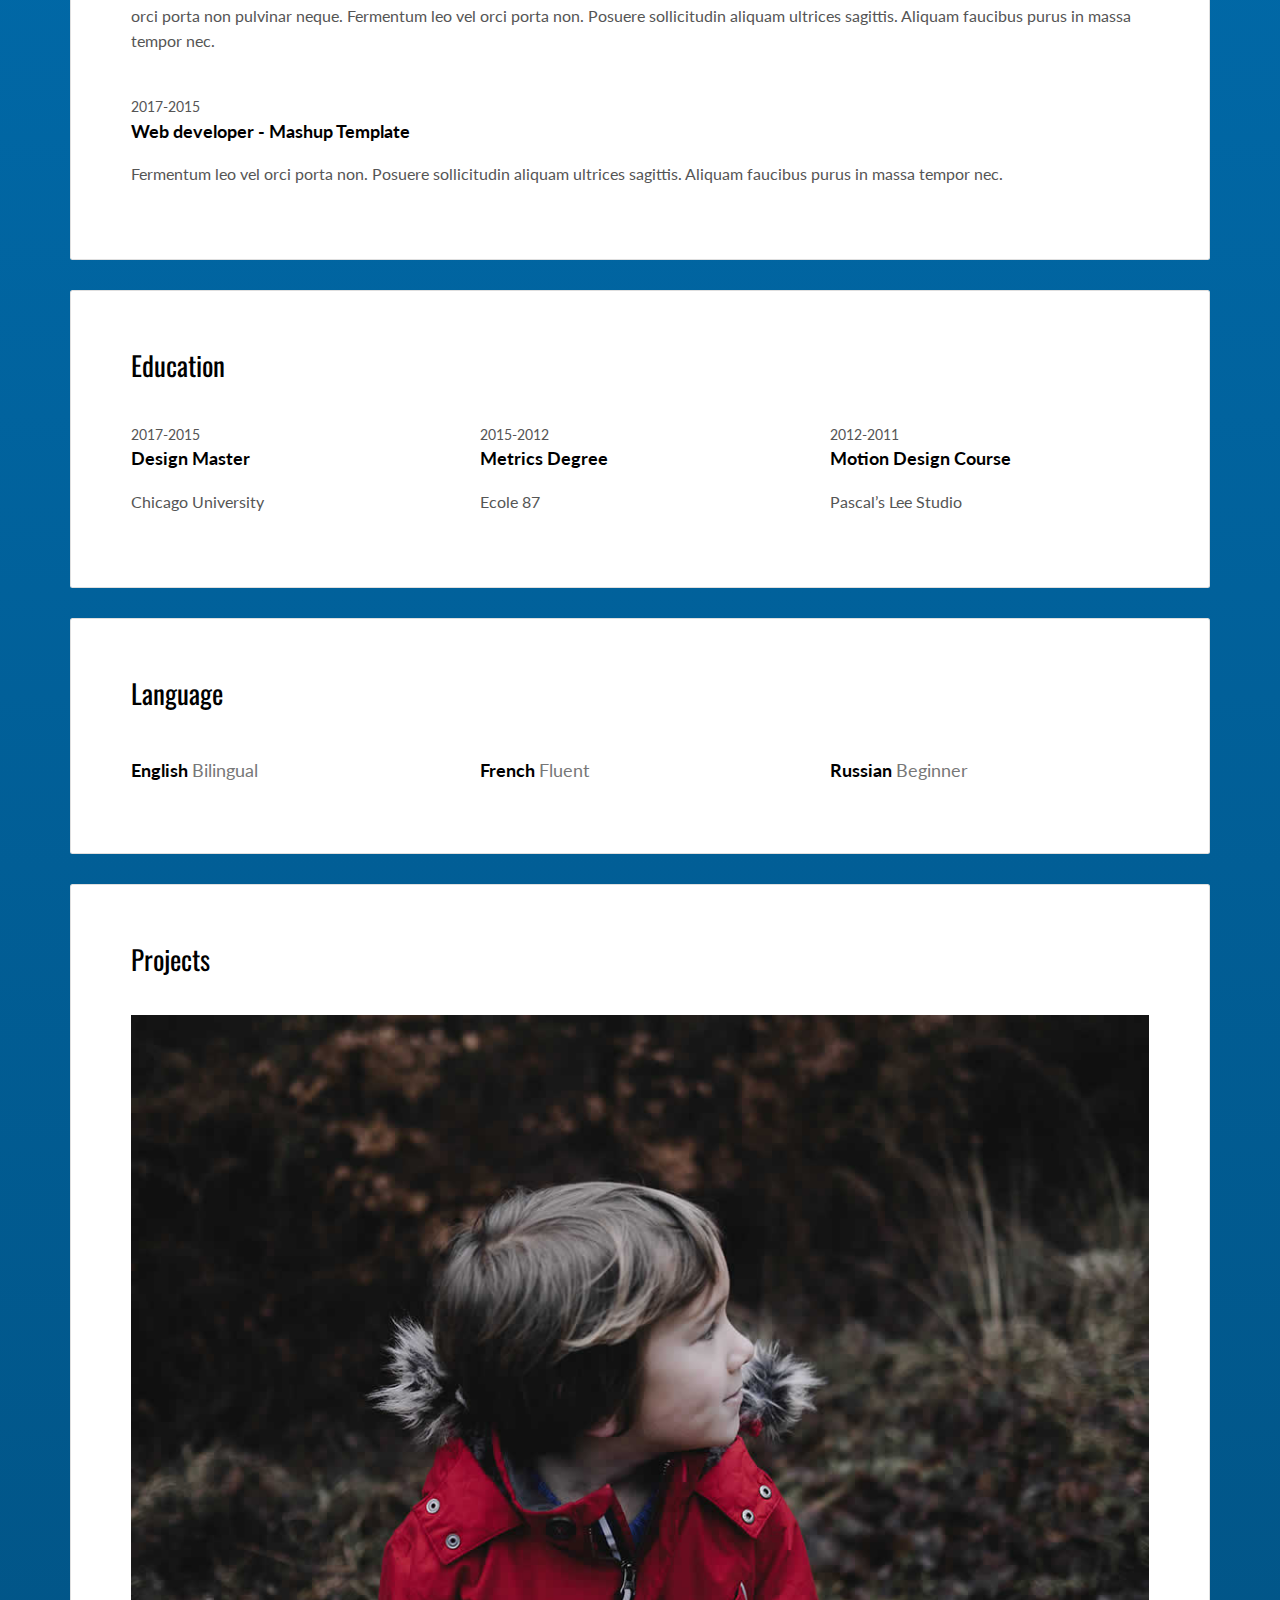
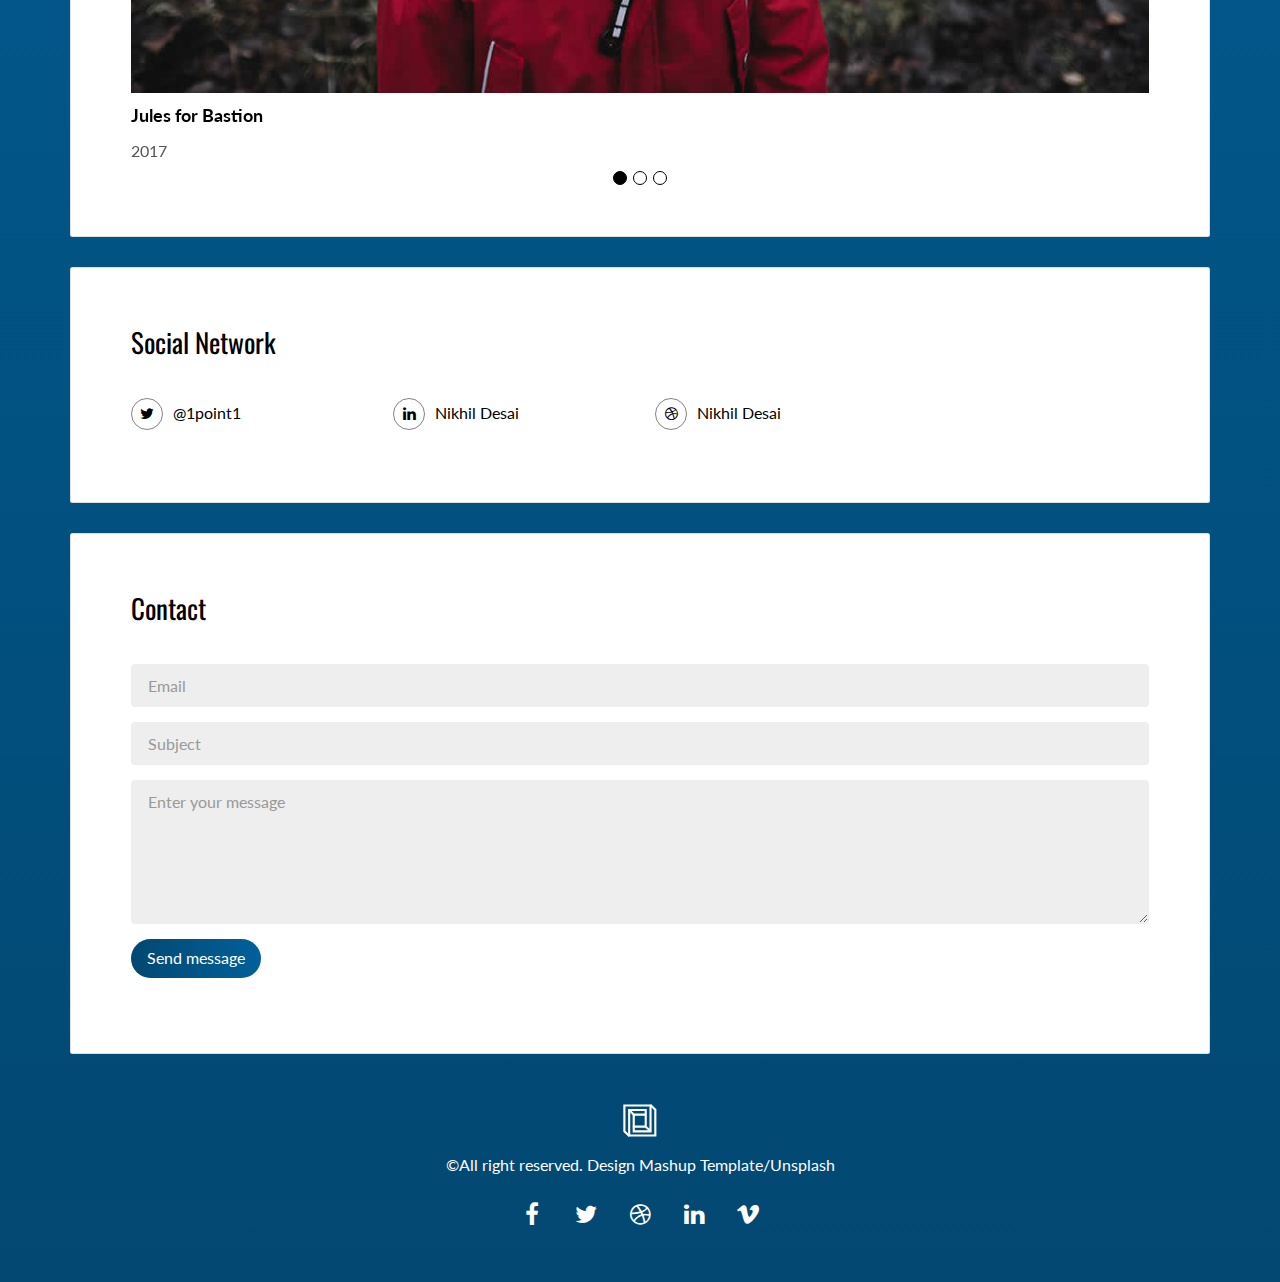
<file: backup_site/index.html>
<!DOCTYPE html>
<html lang="en">

<head>
  <meta charset="UTF-8">
  <meta content="IE=edge" http-equiv="X-UA-Compatible">
  <meta content="width=device-width,initial-scale=1" name="viewport">
  <meta content="description" name="description">
  <meta name="google" content="notranslate" />
  <meta content="Mashup templates have been developped by Orson.io team" name="author">

  <!-- Disable tap highlight on IE -->
  <meta name="msapplication-tap-highlight" content="no">
  
  <link rel="apple-touch-icon" sizes="180x180" href="./assets/apple-icon-180x180.png">
  <link href="./assets/favicon.ico" rel="icon">

  <title>Nikhil Desai</title>  

<link href="./main.d8e0d294.css" rel="stylesheet"></head>

<body class="">

<!-- Add your content of header -->
<div class="background-color-layer" style="background-image: url('assets/images/img_nikhildesai_bw.jpg')"
></div>
<main class="content-wrapper">
  <header class="white-text-container section-container">
    <div class="text-center">
      <h1>Nikhil Desai</h1>
      <p>UX Strategist | Initiatives Champion | Student for Life | Senior Architect - Pega UX, Digital Process Automation Practice at Virtusa</p>
      <p>
        <a class="fa-icon fa-icon-2x" href="https://facebook.com/" title="">
          <i class="fa fa-facebook"></i>
        </a>
        <a class="fa-icon fa-icon-2x" href="https://twitter.com/" title="">
          <i class="fa fa-twitter"></i>
        </a>
        <a class="fa-icon fa-icon-2x" href="https://dribbble.com/" title="">
          <i class="fa fa-dribbble"></i>
        </a>
        <a class="fa-icon fa-icon-2x" href="https://www.linkedin.com/" title="">
          <i class="fa fa-linkedin"></i>
        </a>
        <a class="fa-icon fa-icon-2x" href="https://vimeo.com/" title="">
          <i class="fa fa-vimeo"></i>
        </a>
      </p>
    </div>
  </header>



<!-- Add your site or app content here -->
 
 <div class="container">
   <div class="row">
     <div class="col-xs-12">

        <div class="card">
          <div class="card-block">
            <h2>About me</h2>
            <div class="row">
              <div class="col-md-4">
                <p><img src="./assets/images/img_nikhildesai_bw.jpg" class="img-responsive" alt=""></p>
              </div>
              <div class="col-md-8">

              <p>An accomplished UX strategist and problem-solver with more than 20 years of experience in transforming applications and delivering design excellence through information architecture, interaction design, and user research.</p>
              <p>Play a key role in building and leading diverse UX teams, providing technical solutions expertise to help large organizations in their User Experience transformation initiatives, with technical experience spanning across User Experience, Pega PRPC, Pega UI, HTML, CSS and related technologies.</p>
                <p>Design solutions include analysis of scalable solution offerings for complex information systems, complex annotated wire-frames; process flows for award-winning transactional and transformational solutions for wide array of clients, some of the best among the top of their industries (Product Development, Financial, Insurance and Corporate Ratings & Healthcare).</p>              </div>
            </div>
          </div>
        </div>

        <div class="card">
          <div class="card-block">
            <h2>Case Studies</h2>
            <div class="row">
              <div class="col-md-4">
                <img src="./assets/images/img-02.jpg" class="img-responsive" alt="">
                <h3 class="h5">Contact Center Optimization</h3>
                <p>One of the top Healthcare Payer in US, 2020-21</p>
              </div>
              <div class="col-md-4">
                <img src="./assets/images/img-03.jpg" class="img-responsive" alt="">
                <h3 class="h5">Licensing Management System</h3>
                <p>Leading Information Services Company, 2019</p>
              </div>
              <div class="col-md-4">
                <img src="./assets/images/img-04.jpg" class="img-responsive" alt="">
                <h3 class="h5">Ratings Platform</h3>
                <p>Leading Credit Ratings Agency, 2016-2019</p>
              </div>
            </div>
          </div>
        </div>

        <div class="card">
          <div class="card-block">
            <h2>Work</h2>
            <div class="work-experience">
              <small class="date">2017-2015</small>
              <h3 class="h5 date-title">Web developer - <a href="http://en.orson.io" title="Create professionnal website">Orson.io</a></h3>
              

              <p>Leo vel orci porta non pulvinar neque laoreet suspendisse interdum. Vitae ultricies leo integer malesuada nunc. Imperdiet proin fermentum leo vel orci porta non pulvinar neque. Fermentum leo vel orci porta non. Posuere sollicitudin aliquam ultrices sagittis. Aliquam faucibus purus in massa tempor nec.</p>
            </div>

            <div class="work-experience">
              <small class="date">2017-2015</small>
              <h3 class="h5 date-title">Web developer - <a href="http://mashup-template.com" title="">Mashup Template</a></h3>
              
              <p>Fermentum leo vel orci porta non. Posuere sollicitudin aliquam ultrices sagittis. Aliquam faucibus purus in massa tempor nec.</p>
            </div>
          </div>
        </div>
        

        <div class="card">
          <div class="card-block">
            <h2>Education</h2>
            <div class="row">
              <div class="col-md-4">
                <div class="education-experience">
                  <small class="date">2017-2015</small>
                  <h3 class="h5 date-title">Design Master</h3>
                  <p>Chicago University</p>
                </div>
                
              </div>
              <div class="col-md-4">
                <div class="education-experience">
                  <small class="date">2015-2012</small>
                  <h3 class="h5 date-title">Metrics Degree</h3>
                  <p>Ecole 87</p>
                </div>
              </div>
              <div class="col-md-4">
                <div class="education-experience">
                  <small class="date">2012-2011</small>
                  <h3 class="h5 date-title">Motion Design Course</h3>
                  <p>Pascal’s Lee Studio</p>
                </div>
              </div>
            </div>
          </div>
        </div>
        
        <div class="card">
          <div class="card-block">
            <h2>Language</h2>
            <div class="row">
              <div class="col-md-4">
                <div class="language-experience">
                  <h3 class="h5">English  <small>Bilingual</small></h3>
                </div>
              </div>
              <div class="col-md-4">
                <div class="language-experience">
                  <h3 class="h5">French  <small>Fluent</small></h3>
                </div>
              </div>
              <div class="col-md-4">
                <div class="language-experience">
                  <h3 class="h5">Russian  <small>Beginner</small></h3>
                </div>
              </div>
            </div>
          </div>
        </div>

        <div class="card">
          <div class="card-block">
            <h2>Projects</h2>
            <div id="carousel-example-generic" class="carousel slide" data-ride="carousel">
            

            <!-- Wrapper for slides -->
            <div class="carousel-inner" role="listbox">
              <div class="item active">
                <img src="./assets/images/img-05.jpg" class="img-responsive" alt="...">
                <div class="carousel-caption">
                  <h3 class="h5">Jules for Bastion</h3>
                  <p>2017</p>
                </div>
              </div>
              <div class="item">
                <img src="./assets/images/img-06.jpg" class="img-responsive" alt="...">
                <div class="carousel-caption">
                  <h3 class="h5">Jules for Bastion</h3>
                  <p>2017</p>
                </div>
              </div>

              <div class="item">
                <img src="./assets/images/img-08.jpg" class="img-responsive" alt="...">
                <div class="carousel-caption">
                  <h3 class="h5">Jules for Bastion</h3>
                  <p>2017</p>
                </div>
              </div>
            </div>

            <!-- Indicators -->
            <ol class="carousel-indicators">
              <li data-target="#carousel-example-generic" data-slide-to="0" class="active"></li>
              <li data-target="#carousel-example-generic" data-slide-to="1"></li>
              <li data-target="#carousel-example-generic" data-slide-to="2"></li>
            </ol>

          </div>
          </div>
        </div>
        
        <div class="card">
          <div class="card-block">
            <h2>Social Network</h2>
            <div class="row">
              <div class="col-md-3">
                <p class="social-buttons"><a href="https://twitter.com/" title=""><span class="social-round-icon fa-icon"><i class="fa fa-twitter"></i></span>@1point1</a></p>
              </div>
              <div class="col-md-3">
                <p class="social-buttons"><a href="https://www.linkedin.com/" title=""><span class="social-round-icon fa-icon"><i class="fa fa-linkedin"></i></span>Nikhil Desai</a></p>
              </div>
              <div class="col-md-3">
                <p class="social-buttons"><a href="https://dribbble.com/" title=""><span class="social-round-icon fa-icon"><i class="fa fa-dribbble"></i></span>Nikhil Desai</a></p>
              </div>
            </div>
          </div>
        </div>

        <div class="card">
          <div class="card-block">
            <h2>Contact</h2>
            <form action="" class="reveal-content">
              <div class="form-group">
                <input type="email" class="form-control" id="email" placeholder="Email">
              </div>
              <div class="form-group">
                <input type="text" class="form-control" id="subject" placeholder="Subject">
              </div>
              <div class="form-group">
                <textarea class="form-control" rows="5" placeholder="Enter your message"></textarea>
              </div>
              <div class="form-group">
                <button type="submit" class=" btn btn-primary">Send message</button>
              </div> 
            </form>
          </div>
        </div>
       
     </div>
   </div>
 </div>

</main>
<footer class="footer-container white-text-container text-center">
  <div class="container">
    <div class="row">
      <div class="col-xs-12">
        <p><img src="./assets/images/mashup-icon.svg" alt=""></p>
        
        <p>©All right reserved. Design <a href="http://www.mashup-template.com/" title="Create website with free html template">Mashup Template</a>/<a href="https://unsplash.com/" title="Beautiful Free Images">Unsplash</a></p>
        <p>
          <a class="fa-icon fa-icon-2x" href="https://facebook.com/" title="">
            <i class="fa fa-facebook"></i>
          </a>
          <a class="fa-icon fa-icon-2x" href="https://twitter.com/" title="">
            <i class="fa fa-twitter"></i>
          </a>
          <a class="fa-icon fa-icon-2x" href="https://dribbble.com/" title="">
            <i class="fa fa-dribbble"></i>
          </a>
          <a class="fa-icon fa-icon-2x" href="https://www.linkedin.com/" title="">
            <i class="fa fa-linkedin"></i>
          </a>
          <a class="fa-icon fa-icon-2x" href="https://vimeo.com/" title="">
            <i class="fa fa-vimeo"></i>
          </a>
        </p>
      </div>
    </div>
  </div>
</footer>

<script>
  document.addEventListener("DOMContentLoaded", function (event) {
     scrollRevelation('.card');
  });
</script>
<!-- Google Analytics: change UA-XXXXX-X to be your site's ID 

<script>
  (function (i, s, o, g, r, a, m) {
    i['GoogleAnalyticsObject'] = r; i[r] = i[r] || function () {
      (i[r].q = i[r].q || []).push(arguments)
    }, i[r].l = 1 * new Date(); a = s.createElement(o),
      m = s.getElementsByTagName(o)[0]; a.async = 1; a.src = g; m.parentNode.insertBefore(a, m)
  })(window, document, 'script', '//www.google-analytics.com/analytics.js', 'ga');
  ga('create', 'UA-XXXXX-X', 'auto');
  ga('send', 'pageview');
</script>

--><script type="text/javascript" src="./main.bc58148c.js"></script></body>

</html>
</file>
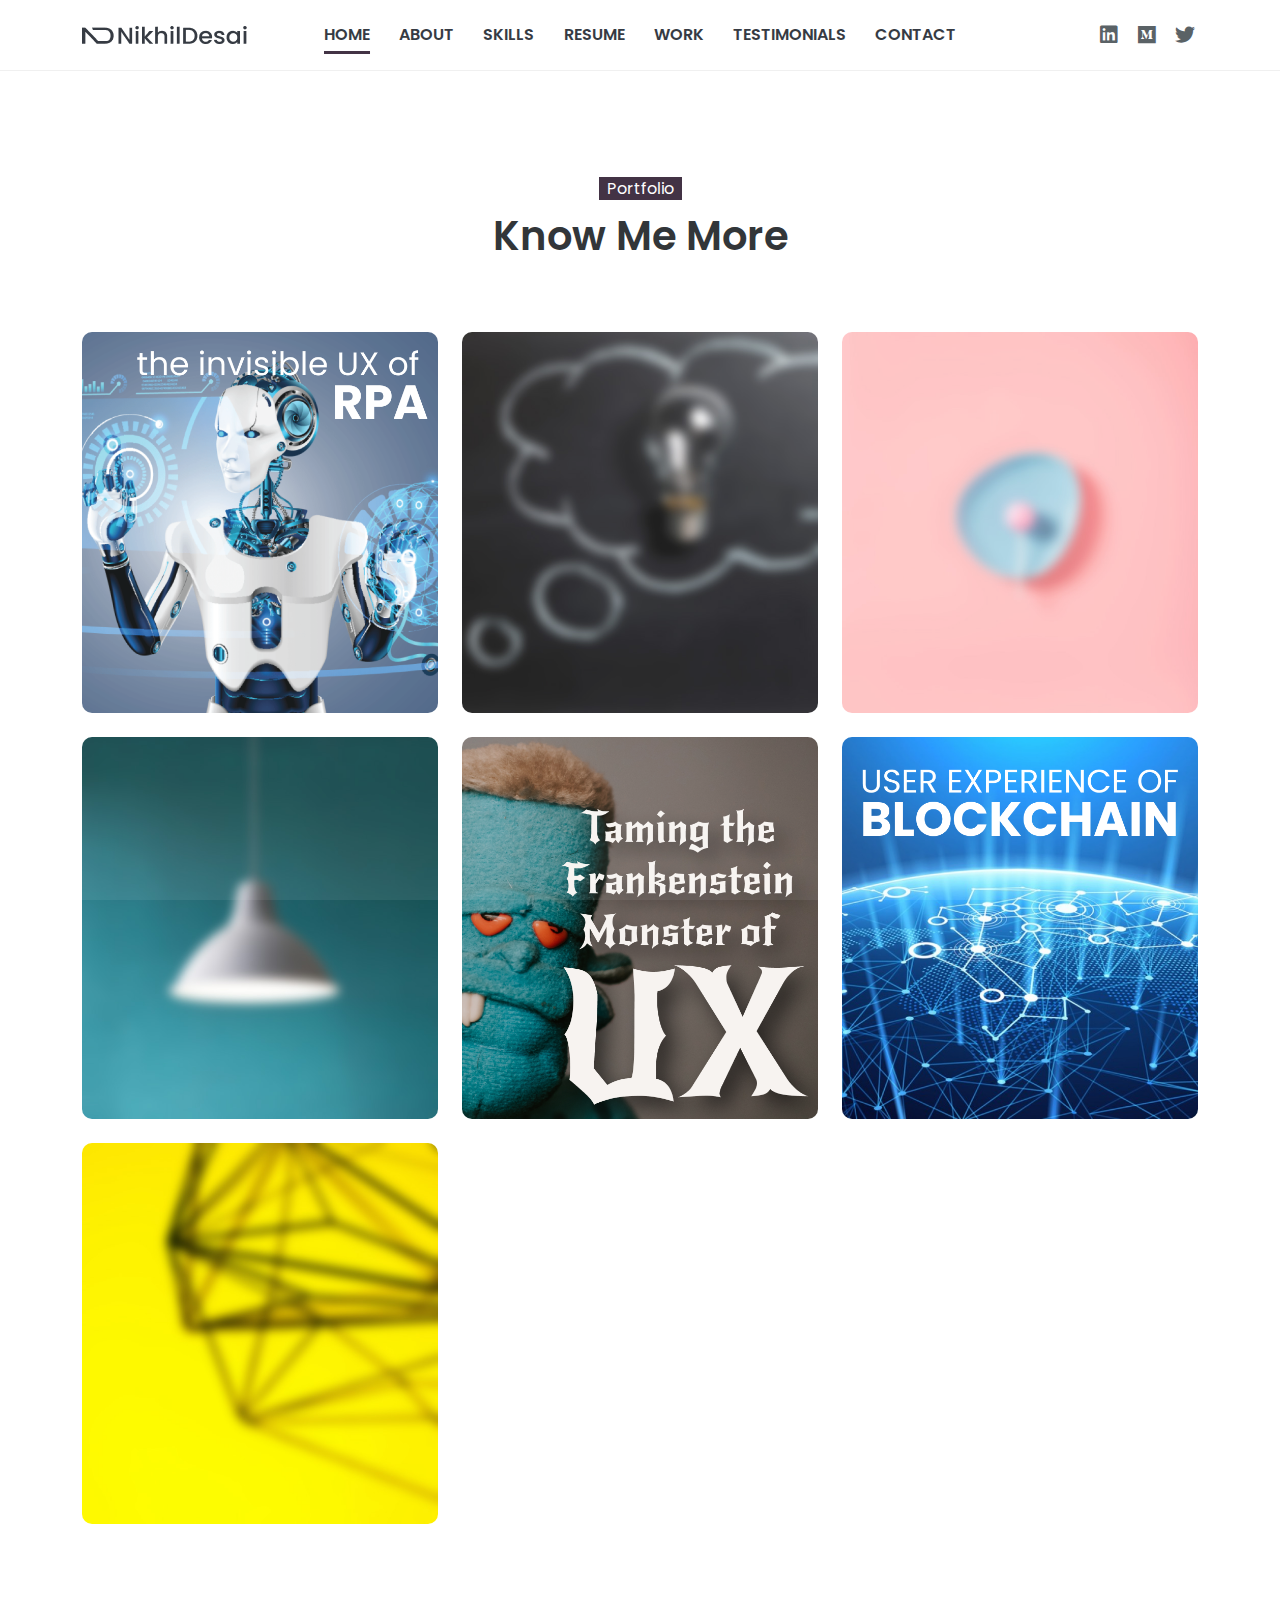
<file:  casestudies.html>
<!DOCTYPE html>
<html lang="en">
<head>
<meta charset="UTF-8" />
<meta http-equiv="X-UA-Compatible" content="IE=edge">
<meta name="viewport" content="width=device-width, initial-scale=1, minimum-scale=1.0, shrink-to-fit=no">
<link href="images/favicon.png" rel="icon" />
<title>Nikhil Desai, Senior UX Architect - DPA</title>
<meta name="description" content="Nikhil Desai is an accomplished UX professional with more than 20+ years of experience delivering UX excellence.">
<meta name="author" content="hNikhil Desai">
<meta property="og:title" content="Nikhil Desai - Senior Architect - Pega UX" />
<meta property="og:url" content="https://nikhildesai.netlify.app" />
<meta property="og:description" content="Nikhil Desai is an accomplished UX professional with more than 20+ years of experience delivering UX excellence." />
<meta property="og:image" content="https://nikhildesai.netlify.app/images/og_profile_pic.png" />

<!-- Web Fonts -->
<link rel='stylesheet' href='https://fonts.googleapis.com/css?family=Poppins:100,200,300,400,500,600,700,800,900' type='text/css'>

<!-- Stylesheet
============================== -->
<!-- Animate -->
<link rel="stylesheet" type="text/css" href="vendor/animate/animate.min.css" />
<!-- Bootstrap -->
<link rel="stylesheet" type="text/css" href="vendor/bootstrap/css/bootstrap.min.css" />
<!-- Font Awesome Icon -->
<link rel="stylesheet" type="text/css" href="vendor/font-awesome/css/all.min.css" />
<!-- Owl Carousel -->
<link rel="stylesheet" type="text/css" href="vendor/owl.carousel/assets/owl.carousel.min.css" />
<!-- Magnific Popup -->
<link rel="stylesheet" type="text/css" href="vendor/magnific-popup/magnific-popup.min.css" />
<!-- Custom Stylesheet -->
<link rel="stylesheet" type="text/css" href="css/stylesheet.css" />
<!-- Here goes your Colors Css -->
<link rel="stylesheet" type="text/css" href="css/color-orange.css" />
<!-- Here goes your Custom Css -->
<link rel="stylesheet" type="text/css" href="css/color-custom-violet.css" />
<link rel="stylesheet" type="text/css" href="css/custom.css" />
</head>

<body data-bs-spy="scroll" data-bs-target=".navbar" data-bs-offset="70">

<!-- Preloader -->
<div class="preloader">
  <div class="lds-ellipsis">
    <div></div>
    <div></div>
    <div></div>
    <div></div>
  </div>
</div>
<!-- Preloader End --> 

<!-- Document Wrapper   
=============================== -->
<div id="main-wrapper"> 
  
  <!-- Header -->
  <header id="header" class="sticky-top-slide"> 
    <!-- Navbar -->
    <nav class="primary-menu navbar navbar-expand-lg text-uppercase navbar-line-under-text fw-600">
      <div class="container position-relative">
        <div class="col-auto col-lg-2 d-inline-flex ps-lg-0"> 
          <!-- Logo --> 
          <a class="logo" href="index.html" title="Nikhil"> <img src="images/logo.png" alt="Nikhil"/> </a> 
          <!-- Logo End --> 
        </div>
        <div class="col col-lg-8 navbar-accordion px-0">
          <button class="navbar-toggler ms-auto" type="button" data-bs-toggle="collapse" data-bs-target="#header-nav"><span></span><span></span><span></span></button>
          <div id="header-nav" class="collapse navbar-collapse justify-content-center">
            <ul class="navbar-nav">
			  <li class="nav-item"><a class="nav-link smooth-scroll active" href="#home">Home</a></li>
              <li class="nav-item"><a class="nav-link smooth-scroll" href="#about">About</a></li>
              <li class="nav-item"><a class="nav-link smooth-scroll" href="#skills">Skills</a></li>
              <li class="nav-item"><a class="nav-link smooth-scroll" href="#resume">Resume</a></li>
              <li class="nav-item"><a class="nav-link smooth-scroll" href="#work">Work</a></li>
              <li class="nav-item"><a class="nav-link smooth-scroll" href="#testimonials">Testimonials</a></li>
              <li class="nav-item"><a class="nav-link smooth-scroll" href="#contact">Contact</a></li>
            </ul>
          </div>
        </div>
        <div class="col-auto col-lg-2 d-flex justify-content-end ps-0">
		  <ul class="social-icons">
		  <li class="social-icons-linkedin"><a data-bs-toggle="tooltip" href="https://www.linkedin.com/in/1point1/" target="_blank" title="" data-bs-original-title="Linkedin"><i class="fab fa-linkedin"></i></a></li>
		  <li class="social-icons-medium"><a data-bs-toggle="tooltip" href="https://medium.com/@nikhil.desai" target="_blank" title="" data-bs-original-title="Medium"><i class="fab fa-medium"></i></a></li>
      <li class="social-icons-twitter"><a data-bs-toggle="tooltip" href="http://www.twitter.com/1point1" target="_blank" title="" data-bs-original-title="Twitter"><i class="fab fa-twitter"></i></a></li>
          </ul>
        </div>
      </div>
    </nav>
    <!-- Navbar End --> 
  </header>
  <!-- Header End -->
  
  <!-- Content
  ============================================= -->
  <div id="content" role="main"> 
    
    <!-- About
    ============================================= -->
    <section id="about" class="section">
      <div class="container"> 
        <!-- Heading -->
        <p class="text-center mb-2 wow fadeInUp"><span class="bg-primary text-dark px-2">Portfolio</span></p>
        <h2 class="text-10 fw-600 text-center mb-5 wow fadeInUp">Know Me More</h2>
        <!-- Heading end-->

        <div class="portfolio wow fadeInUp">
          <div class="row g-4 mt-3 portfolio-filter">
            <div class="col-sm-6 col-lg-4 publications">
              <div class="portfolio-box">
                <div class="portfolio-img"> <img class="img-fluid d-block" src="images/projects/blog_rpa.png" alt="The invisible UX of RPA">
                  <div class="portfolio-overlay"> <a class="popup-ajax stretched-link" href="ajax/portfolio-ajax-project-1.html"></a>
                    <div class="portfolio-overlay-details">
                      <p class="text-light text-8"><i class="fas fa-file-alt"></i></p>
                      <h5 class="text-white text-5">The invisible UX of RPA – an insight</h5>
                      <span class="text-light">Authored for Virtusa Corporate Publication & Pega World’18 Virtusa Market Handouts.</span> </div>
                  </div>
                </div>
              </div>
            </div>
            <div class="col-sm-6 col-lg-4 casestudies" data-wow-delay="0.2s">
              <div class="portfolio-box">
                <div class="portfolio-img"> <img class="img-fluid d-block" src="images/projects/project-2.jpg" alt="">
                  <div class="portfolio-overlay"> <a class="popup-img stretched-link" href="images/projects/project-2.jpg"></a>
                    <div class="portfolio-overlay-details">
                      <p class="text-primary text-8"><i class="fas fa-image"></i></p>
                      <h5 class="text-white text-5">Mockups Design 1</h5>
                      <span class="text-light">Category</span> </div>
                  </div>
                </div>
              </div>
            </div>
            <div class="col-sm-6 col-lg-4 youtube" data-wow-delay="0.3s">
              <div class="portfolio-box">
                <div class="portfolio-img"> <img class="img-fluid d-block" src="images/projects/project-3.jpg" alt="">
                  <div class="portfolio-overlay"> <a class="popup-youtube stretched-link" href="https://www.youtube.com/watch?v=PMNnEEEacCg"></a>
                    <div class="portfolio-overlay-details">
                      <p class="text-primary text-8"><i class="fas fa-video"></i></p>
                      <h5 class="text-white text-5">YouTube Video</h5>
                      <span class="text-light">Category</span> </div>
                  </div>
                </div>
              </div>
            </div>
            <div class="col-sm-6 col-lg-4 vimeo">
              <div class="portfolio-box">
                <div class="portfolio-img"> <img class="img-fluid d-block" src="images/projects/project-4.jpg" alt="">
                  <div class="portfolio-overlay"> <a class="popup-vimeo stretched-link" href="https://vimeo.com/259411563"></a>
                    <div class="portfolio-overlay-details">
                      <p class="text-primary text-8"><i class="fas fa-video"></i></p>
                      <h5 class="text-white text-5">Vimeo Video</h5>
                      <span class="text-light">Category</span> </div>
                  </div>
                </div>
              </div>
            </div>
            <div class="col-sm-6 col-lg-4 publications" data-wow-delay="0.2s">
              <div class="portfolio-box">
                <div class="portfolio-img"> <img class="img-fluid d-block" src="images/projects/blog_uxmonster.png" alt="">
                  <div class="portfolio-overlay"> <a class="popup-ajax stretched-link" href="ajax/portfolio-ajax-project-2.html"></a>
                    <div class="portfolio-overlay-details">
                      <p class="text-light text-8"><i class="fas fa-file-alt"></i></p>
                      <h5 class="text-white text-5">Uncomplicating Design — Taming the Frankenstein Monster of UX</h5>
                      <span class="text-light">Authored for LinkedIn Blog to showcase the importance of Design Systems & Pattern Library.</span> </div>
                  </div>
                </div>
              </div>
            </div>
            <div class="col-sm-6 col-lg-4 publications" data-wow-delay="0.2s">
              <div class="portfolio-box">
                <div class="portfolio-img"> <img class="img-fluid d-block" src="images/projects/blog_blockchainux.png" alt="">
                  <div class="portfolio-overlay"> <a class="popup-ajax stretched-link" href="ajax/portfolio-ajax-project-2.html"></a>
                    <div class="portfolio-overlay-details">
                      <p class="text-light text-8"><i class="fas fa-file-alt"></i></p>
                      <h5 class="text-white text-5">Role of UX in Emerging Decentralized Applications on Blockchain</h5>
                      <span class="text-light">Authored for LinkedIn Blog on the role of UX in blockchain ecosystem as a perspective.</span> </div>
                  </div>
                </div>
              </div>
            </div>
            <div class="col-sm-6 col-lg-4 casestudies" data-wow-delay="0.3s">
              <div class="portfolio-box">
                <div class="portfolio-img"> <img class="img-fluid d-block" src="images/projects/project-6.jpg" alt="">
                  <div class="portfolio-overlay"> <a class="popup-img stretched-link" href="images/projects/project-6.jpg"></a>
                    <div class="portfolio-overlay-details">
                      <p class="text-primary text-8"><i class="fas fa-image"></i></p>
                      <h5 class="text-white text-5">Mockups Design 2</h5>
                      <span class="text-light">Category</span> </div>
                  </div>
                </div>
              </div>
            </div>
          </div>
        </div>

        </div>
    </section>
<!-- About end --> 

    <!-- Skills
    ============================================= -->
    <section id="skills" class="section bg-light">
      <div class="container"> 
        <!-- Heading -->
        <p class=" text-center mb-2 wow fadeInUp"><span class="bg-primary text-dark px-2">What I Do?</span></p>
        <h2 class="text-10 fw-600 text-center mb-5 wow fadeInUp">How my UX skillset has evolved since 2002</h2>
        <!-- Heading end-->
        
        <div class="row gy-5 mt-5">
          <div class="col-sm-6 col-lg-4 wow fadeInUp">
            <div class="featured-box text-center px-md-4">
              <div class="featured-box-icon text-primary text-13"> <i class="fas fa-palette"></i> </div>
              <h3 class="text-6 fw-600 mb-3">Graphic Design</h3>
              <p class="text-muted mb-0">Lorem Ipsum is simply dummy text of the printing and typesetting industry. Lorem Ipsum has been the industry’s standard dummy text. </p>
            </div>
          </div>
          <div class="col-sm-6 col-lg-4 wow fadeInUp">
            <div class="featured-box text-center px-md-4">
              <div class="featured-box-icon text-primary text-13"> <i class="fas fa-desktop"></i></div>
              <h3 class="text-6 fw-600 mb-3">Web Design</h3>
              <p class="text-muted mb-0">Lorem Ipsum is simply dummy text of the printing and typesetting industry. Lorem Ipsum has been the industry’s standard dummy text. </p>
            </div>
          </div>
          <div class="col-sm-6 col-lg-4 wow fadeInUp">
            <div class="featured-box text-center px-md-4">
              <div class="featured-box-icon text-primary text-13"> <i class="fas fa-pencil-ruler"></i> </div>
              <h3 class="text-6 fw-600 mb-3">Web Development</h3>
              <p class="text-muted mb-0">Lorem Ipsum is simply dummy text of the printing and typesetting industry. Lorem Ipsum has been the industry’s standard dummy text. </p>
            </div>
          </div>
          <div class="col-sm-6 col-lg-4 wow fadeInUp">
            <div class="featured-box text-center px-md-4">
              <div class="featured-box-icon text-primary text-13"> <i class="fas fa-paint-brush"></i> </div>
              <h3 class="text-6 fw-600 mb-3">Brand Identity</h3>
              <p class="text-muted mb-0">Lorem Ipsum is simply dummy text of the printing and typesetting industry. Lorem Ipsum has been the industry’s standard dummy text. </p>
            </div>
          </div>
          <div class="col-sm-6 col-lg-4 wow fadeInUp">
            <div class="featured-box text-center px-md-4">
              <div class="featured-box-icon text-primary text-13"> <i class="fas fa-chart-area"></i> </div>
              <h3 class="text-6 fw-600 mb-3">Business Analysis</h3>
              <p class="text-muted mb-0">Lorem Ipsum is simply dummy text of the printing and typesetting industry. Lorem Ipsum has been the industry’s standard dummy text. </p>
            </div>
          </div>
          <div class="col-sm-6 col-lg-4 wow fadeInUp">
            <div class="featured-box text-center px-md-4">
              <div class="featured-box-icon text-primary text-13"> <i class="fas fa-bullhorn"></i> </div>
              <h3 class="text-6 fw-600 mb-3">Digital Marketing</h3>
              <p class="text-muted mb-0">Lorem Ipsum is simply dummy text of the printing and typesetting industry. Lorem Ipsum has been the industry’s standard dummy text. </p>
            </div>
          </div>
        </div>
      </div>
    </section>
    <!-- Services end --> 
    
    <!-- Resume
    ============================================= -->
    <section id="resume" class="section">
      <div class="container"> 
        <!-- Heading -->
        <p class=" text-center mb-2 wow fadeInUp"><span class="bg-primary text-dark px-2">Synopsis</span></p>
        <h2 class="text-10 fw-600 text-center mb-5 wow fadeInUp">Brief Summary of My Resume</h2>
        <!-- Heading end-->
        
        <div class="row g-5 mt-5"> 
          <!-- My Education -->
          <div class="col-lg-6 wow fadeInUp">
            <h2 class="text-7 fw-600 mb-4 pb-2">My Education</h2>
            <div class="border-start border-2 border-primary ps-3">
              <h3 class="text-5">Master of Science in IT & Management</h3>
              <p class="mb-2">Vinayaka Missions University / 2004 - 2006</p>
              <p class="text-muted">Completed M.Sc. in IT and Management from Vinayaka Missions University. Completed the final semester of Master's Degree in 2006. Awarded the Masters Degree in 2007.<br/>* Convocation pending</p>
              <hr class="my-4">
              <h3 class="text-5">Post Graduate Diploma in Computer Applications</h3>
              <p class="mb-2">Osmania University College / 2002 - 2003</p>
              <p class="text-muted">Lorem Ipsum is simply dummy text of the printing and typesetting industry. Lorem Ipsum has been the dummy text.</p>
              <hr class="my-4">
              <h3 class="text-5">Bachelor in Computer Applications</h3>
              <p class="mb-2">Osmania University / 1999 - 2002</p>
              <p class="text-muted">Lorem Ipsum is simply dummy text of the printing and typesetting industry. Lorem Ipsum has been the dummy text.</p>
              <hr class="my-4">
              <h3 class="text-5">Certification: Pega Certified System Architect</h3>
              <p class="mb-2">Pegasystems, Boston, MA / Feb'2010</p>
              <hr class="my-4">
              <h3 class="text-5">Certification: Human Computer Interaction</h3>
              <p class="mb-2">Interaction Design Foundation (IDF) / October'2017</p>
            </div>
          </div>
          <!-- My Experience -->
          <div class="col-lg-6 wow fadeInUp" data-wow-delay="0.2s">
            <h2 class="text-7 fw-600 mb-4 pb-2">My Experience</h2>
            <div class="border-start border-2 border-primary ps-3">
              <h3 class="text-5">Senior Architect – UX, DPA</h3>
              <p class="mb-2">Virtusa Corporation / 2007 - Current</p>
              <p class="text-muted">Manage the UX COE for a leading Healthcare Payer as Senior UX Manager, COE Advisory, managing team of UX Resources, Project Estimation, Delivery & Milestone Tracking, Technical Support and Account Management activities.</p>
              <hr class="my-4">
              <h3 class="text-5">Design Analyst - US Creative Services</h3>
              <p class="mb-2">Deloitte / 2005 - 2007</p>
              <p class="text-muted">Design Presentations and Marketing Materials. Develop web applications for US Clients, both Internal and External. Provide support to US Centers & coordinate with the US Counterparts.</p>
              <hr class="my-4">
              <h3 class="text-5">Multimedia Designer</h3>
              <p class="mb-2">Navionics Technologies / 2003 - 2005</p>
              <p class="text-muted">Designed the mockups, HTML templates and visual design artifacts for Navionics Nautical LMS, a knowledge bank for employees. The LMS offering helped reudce the training costs.</p>
              <hr class="my-4">
              <h3 class="text-5">Web Designer</h3>
              <p class="mb-2">Quadrant Systems / 2002 - 2003</p>
              <p class="text-muted">Design Presentations for the team. Develop web sites for US Clients & Enhance graphical layout of websites. Implemented design templates in Dreamweaver for a large eCommerce website.</p>
            </div>
          </div>
        </div>
        
    <!-- Project Descriptions Start -->
    <h2 class="text-7 fw-600 mb-4 pb-2 mt-5 wow fadeInUp">Key Transformation Projects</h2>
    <div class="container wow fadeInUp" data-wow-delay="0.2s">
      <div class="row">
        <div class="col-sm-6 col-lg-3 mb-4 mb-lg-0">
            <div class="featured-box-icon text-primary shadow-none mb-0"><span class="w-100 text-15 font-weight-300">01</span></div>
            <h3 class="text-dark mb-3">Contract Center Transformation</h3>
            <p class="text-muted">Led the effort to modernize and re-build global DPA UX standards by launching a elaborate design system with documentation and pattern libraries used by the contact center application product development team to enable the shift towards a modular product development model with improved reusability and consistency.</p>
            <ul class="nav nav-pills fw-600 nav-sm">
              <li class="nav-item"> <a class="nav-link rounded-pill active" href="#">View Case Study</a> </li>
            </ul>
        </div>
        <div class="col-sm-6 col-lg-3 mb-4 mb-lg-0">
            <div class="featured-box-icon text-primary shadow-none mb-0"><span class="w-100 text-15 font-weight-300">02</span></div>
            <h3 class="text-dark mb-3">Licensing Mgmt System</h3>
            <p class="text-muted">Led UX design and strategy to establish the end-to-end workflow process design for Business Licensing Management System. Envisioned the future state design approach to help migrate application from Sharepoint & email-based task management to well refined workflow based processed for improved transparency and accountability in the process.</p>
            <ul class="nav nav-pills fw-600 nav-sm">
              <li class="nav-item"> <a class="nav-link rounded-pill active" href="#">View Case Study</a> </li>
            </ul>
        </div>
        <div class="col-sm-6 col-lg-3 mb-4 mb-lg-0">
            <div class="featured-box-icon text-primary shadow-none mb-0"><span class="w-100 text-15 font-weight-300">03</span></div>
            <h3 class="text-dark mb-3">Ratings Mgmt System</h3>
            <p class="text-muted">Successfully Collaborated with cross functional teams of product management, business, and engineering to align the UX vision with business goals for Pega based Ratings Workflow Management System.</p>
            <ul class="nav nav-pills fw-600 nav-sm">
              <li class="nav-item"> <a class="nav-link rounded-pill active" href="#">View Case Study</a> </li>
            </ul>
        </div>
        <div class="col-sm-6 col-lg-3">
            <div class="featured-box-icon text-primary shadow-none mb-0"><span class="w-100 text-15 font-weight-300">04</span></div>
            <h3 class="text-dark mb-3">Claims Processing Platform</h3>
            <p class="text-muted">Led the creation of the interface design for the OneClaims Claims Processing Suite, with a strategy focused on defining the long-term product goals and design directions to align with the organization’s UX vision and goals.</p>
            <ul class="nav nav-pills fw-600 nav-sm">
              <li class="nav-item"> <a class="nav-link rounded-pill active" href="#">View Case Study</a> </li>
            </ul>
        </div>
      </div>
    </div>
    <!-- Project Descriptions End-->

        <!-- My Skills -->
        <h2 class="text-7 fw-600 mb-4 pb-2 mt-5 wow fadeInUp">My Skills</h2>
        <div class="row gx-5">
          <div class="col-md-6 wow fadeInUp">
            <p class="fw-500 text-start mb-2">User Experience Design<span class="float-end">65%</span></p>
            <div class="progress progress-sm mb-4">
              <div class="progress-bar" role="progressbar" style="width: 65%" aria-valuenow="65" aria-valuemin="0" aria-valuemax="100"></div>
            </div>
            <p class="fw-500 text-start mb-2">HTML/CSS <span class="float-end">95%</span></p>
            <div class="progress progress-sm mb-4">
              <div class="progress-bar" role="progressbar" style="width: 95%" aria-valuenow="95" aria-valuemin="0" aria-valuemax="100"></div>
            </div>
            <p class="fw-500 text-start mb-2">JavaScript <span class="float-end">80%</span></p>
            <div class="progress progress-sm mb-4">
              <div class="progress-bar" role="progressbar" style="width: 80%" aria-valuenow="80" aria-valuemin="0" aria-valuemax="100"></div>
            </div>
          </div>
          <div class="col-md-6 wow fadeInUp" data-wow-delay="0.2s">
            <p class="fw-500 text-start mb-2">React JS <span class="float-end">70%</span></p>
            <div class="progress progress-sm mb-4">
              <div class="progress-bar" role="progressbar" style="width: 70%" aria-valuenow="70" aria-valuemin="0" aria-valuemax="100"></div>
            </div>
            <p class="fw-500 text-start mb-2">Angular Js <span class="float-end">60%</span></p>
            <div class="progress progress-sm mb-4">
              <div class="progress-bar" role="progressbar" style="width: 60%" aria-valuenow="60" aria-valuemin="0" aria-valuemax="100"></div>
            </div>
            <p class="fw-500 text-start mb-2">Bootstrap <span class="float-end">99%</span></p>
            <div class="progress progress-sm mb-4">
              <div class="progress-bar" role="progressbar" style="width: 99%" aria-valuenow="99" aria-valuemin="0" aria-valuemax="100"></div>
            </div>
          </div>
        </div>
        <p class="text-center mt-5 wow fadeInUp"><a href="assets/nikhil-desai-resume.pdf" class="btn btn-outline-dark shadow-none rounded-0" download target="_blank">Download CV</a></p>
      </div>
    </section>
    <!-- Resume end --> 
    
    <!-- Work & Case Studies
    ============================================= -->
    <section id="work" class="section bg-light">
      <div class="container"> 
        <!-- Heading -->
        <p class=" text-center mb-2 wow fadeInUp"><span class="bg-primary text-dark px-2">Case Studies</span></p>
        <h2 class="text-10 fw-600 text-center mb-5 wow fadeInUp">An Opportunity to Showcase</h2>
        <!-- Heading end--> 
        
        <!-- Filter Menu -->
        <ul class="portfolio-menu nav nav-tabs fw-600 justify-content-start justify-content-md-center border-bottom-0 mb-4 wow fadeInUp">
          <li class="nav-item"> <a data-filter="*" class="nav-link rounded-0 active" href="">All</a></li>
          <li class="nav-item"> <a data-filter=".publications" href="" class="nav-link rounded-0">Publications</a></li>
          <li class="nav-item"> <a data-filter=".casestudies" href="" class="nav-link rounded-0">Case Studies</a></li>
          <!-- <li class="nav-item"> <a data-filter=".youtube" href="" class="nav-link rounded-0">YouTube Videos</a></li>
          <li class="nav-item"> <a data-filter=".vimeo" href="" class="nav-link rounded-0">Vimeo Videos</a></li> -->
        </ul>
        <!-- Filter Menu end -->
        <div class="portfolio wow fadeInUp">
          <div class="row g-4 mt-3 portfolio-filter">
            <div class="col-sm-6 col-lg-4 publications">
              <div class="portfolio-box">
                <div class="portfolio-img"> <img class="img-fluid d-block" src="images/projects/blog_rpa.png" alt="The invisible UX of RPA">
                  <div class="portfolio-overlay"> <a class="popup-ajax stretched-link" href="ajax/portfolio-ajax-project-1.html"></a>
                    <div class="portfolio-overlay-details">
                      <p class="text-light text-8"><i class="fas fa-file-alt"></i></p>
                      <h5 class="text-white text-5">The invisible UX of RPA – an insight</h5>
                      <span class="text-light">Authored for Virtusa Corporate Publication & Pega World’18 Virtusa Market Handouts.</span> </div>
                  </div>
                </div>
              </div>
            </div>
            <div class="col-sm-6 col-lg-4 casestudies" data-wow-delay="0.2s">
              <div class="portfolio-box">
                <div class="portfolio-img"> <img class="img-fluid d-block" src="images/projects/project-2.jpg" alt="">
                  <div class="portfolio-overlay"> <a class="popup-img stretched-link" href="images/projects/project-2.jpg"></a>
                    <div class="portfolio-overlay-details">
                      <p class="text-primary text-8"><i class="fas fa-image"></i></p>
                      <h5 class="text-white text-5">Mockups Design 1</h5>
                      <span class="text-light">Category</span> </div>
                  </div>
                </div>
              </div>
            </div>
            <div class="col-sm-6 col-lg-4 youtube" data-wow-delay="0.3s">
              <div class="portfolio-box">
                <div class="portfolio-img"> <img class="img-fluid d-block" src="images/projects/project-3.jpg" alt="">
                  <div class="portfolio-overlay"> <a class="popup-youtube stretched-link" href="https://www.youtube.com/watch?v=PMNnEEEacCg"></a>
                    <div class="portfolio-overlay-details">
                      <p class="text-primary text-8"><i class="fas fa-video"></i></p>
                      <h5 class="text-white text-5">YouTube Video</h5>
                      <span class="text-light">Category</span> </div>
                  </div>
                </div>
              </div>
            </div>
            <div class="col-sm-6 col-lg-4 vimeo">
              <div class="portfolio-box">
                <div class="portfolio-img"> <img class="img-fluid d-block" src="images/projects/project-4.jpg" alt="">
                  <div class="portfolio-overlay"> <a class="popup-vimeo stretched-link" href="https://vimeo.com/259411563"></a>
                    <div class="portfolio-overlay-details">
                      <p class="text-primary text-8"><i class="fas fa-video"></i></p>
                      <h5 class="text-white text-5">Vimeo Video</h5>
                      <span class="text-light">Category</span> </div>
                  </div>
                </div>
              </div>
            </div>
            <div class="col-sm-6 col-lg-4 publications" data-wow-delay="0.2s">
              <div class="portfolio-box">
                <div class="portfolio-img"> <img class="img-fluid d-block" src="images/projects/blog_uxmonster.png" alt="">
                  <div class="portfolio-overlay"> <a class="popup-ajax stretched-link" href="ajax/portfolio-ajax-project-2.html"></a>
                    <div class="portfolio-overlay-details">
                      <p class="text-light text-8"><i class="fas fa-file-alt"></i></p>
                      <h5 class="text-white text-5">Uncomplicating Design — Taming the Frankenstein Monster of UX</h5>
                      <span class="text-light">Authored for LinkedIn Blog to showcase the importance of Design Systems & Pattern Library.</span> </div>
                  </div>
                </div>
              </div>
            </div>
            <div class="col-sm-6 col-lg-4 publications" data-wow-delay="0.2s">
              <div class="portfolio-box">
                <div class="portfolio-img"> <img class="img-fluid d-block" src="images/projects/blog_blockchainux.png" alt="">
                  <div class="portfolio-overlay"> <a class="popup-ajax stretched-link" href="ajax/portfolio-ajax-project-2.html"></a>
                    <div class="portfolio-overlay-details">
                      <p class="text-light text-8"><i class="fas fa-file-alt"></i></p>
                      <h5 class="text-white text-5">Role of UX in Emerging Decentralized Applications on Blockchain</h5>
                      <span class="text-light">Authored for LinkedIn Blog on the role of UX in blockchain ecosystem as a perspective.</span> </div>
                  </div>
                </div>
              </div>
            </div>
            <div class="col-sm-6 col-lg-4 casestudies" data-wow-delay="0.3s">
              <div class="portfolio-box">
                <div class="portfolio-img"> <img class="img-fluid d-block" src="images/projects/project-6.jpg" alt="">
                  <div class="portfolio-overlay"> <a class="popup-img stretched-link" href="images/projects/project-6.jpg"></a>
                    <div class="portfolio-overlay-details">
                      <p class="text-primary text-8"><i class="fas fa-image"></i></p>
                      <h5 class="text-white text-5">Mockups Design 2</h5>
                      <span class="text-light">Category</span> </div>
                  </div>
                </div>
              </div>
            </div>
          </div>
        </div>
      </div>
    </section>
    <!-- Portfolio end --> 
    
    <!-- Call to Action
    ============================================= -->
    <!-- <section>
      <div class="hero-wrap">
        <div class="hero-mask opacity-8 bg-dark"></div>
        <div class="hero-bg parallax" style="background-image:url('images/intro-bg-2.jpg');"></div>
        <div class="hero-content section">
          <div class="container text-center py-5 wow fadeInUp">
            <h2 class="text-10 fw-600 text-white mb-5">Interested in working with me?</h2>
            <a href="#contact" class="btn btn-primary rounded-0 smooth-scroll wow rubberBand" data-wow-delay="1s">Hire Me!</a> </div>
        </div>
      </div>
    </section> //-->
    <!-- Call to Action end --> 
    
    <!-- Testimonials
    ============================================= -->
    <section id="testimonials" class="section bg-secondary">
      <div class="container"> 
        <!-- Heading -->
        <p class=" text-center mb-2 wow fadeIn"><span class="bg-primary text-dark px-2">Positive Impact</span></p>
        <h2 class="text-10 fw-600 text-white text-center mb-5 wow fadeIn">Testimonials by Clients & Colleagues </h2>
        <!-- Heading end-->
        <div class="row">
          <div class="col-lg-9 mx-auto wow fadeInUp">
            <div class="owl-carousel owl-theme owl-light" data-autoplay="true" data-loop="true" data-nav="true" data-margin="30" data-slideby="1" data-stagepadding="5"  data-items-xs="1" data-items-sm="1" data-items-md="1" data-items-lg="1">
              <div class="item text-center px-5"> <span class="text-9 text-primary"><i class="fa fa-quote-start"></i></span>
                <p class="text-5 text-white">Easy to use, reasonably priced simply dummy text of the printing and typesetting industry. Quidam lisque persius interesset his et, in quot quidam possim iriure. simply dummy text of the printing and typesetting industry.”</p>
                <img class="img-fluid d-inline-block w-auto rounded-circle shadow" src="images/testimonial/client-sm-1.jpg" alt=""> <strong class="d-block text-3 fw-600 text-white">Jay Shah</strong> <span class="text-light">Founder at Icomatic Pvt Ltd</span> </div>
              <div class="item text-center px-5"> <span class="text-9 text-primary"><i class="fa fa-quote-start"></i></span>
                <p class="text-5 text-white">“I am happy Working with printing and typesetting industry. Quidam lisque persius interesset his et, in quot quidam persequeris essent possim iriure. simply dummy text of the printing and typesetting industry.”</p>
                <img class="img-fluid d-inline-block w-auto rounded-circle shadow" src="images/testimonial/client-sm-2.jpg" alt=""> <strong class="d-block text-3 fw-500 text-white">Patrick Cary</strong> <span class="text-light">Freelancer from USA</span> </div>
              <div class="item text-center px-5"> <span class="text-9 text-primary"><i class="fa fa-quote-start"></i></span>
                <p class="text-5 text-white">“Only trying it out since a few days. But up to now excellent. Seems to work flawlessly. priced simply dummy text of the printing and typesetting industry.”</p>
                <img class="img-fluid d-inline-block w-auto rounded-circle shadow" src="images/testimonial/client-sm-3.jpg" alt=""> <strong class="d-block text-3 fw-500 text-white">Dennis Jacques</strong> <span class="text-light">Noon Inc</span> </div>
              <div class="item text-center px-5"> <span class="text-9 text-primary"><i class="fa fa-quote-start"></i></span>
                <p class="text-5 text-white">“I have used them twice now. Good rates, very efficient service and priced simply dummy text of the printing and typesetting industry quidam interesset his et. simply dummy text of the printing and typesetting industry. Excellent.”</p>
                <img class="img-fluid d-inline-block w-auto rounded-circle shadow" src="images/testimonial/client-sm-4.jpg" alt=""> <strong class="d-block text-3 fw-500 text-white">Chris Tom</strong> <span class="text-light">Company CEO from UK</span> </div>
            </div>
          </div>
        </div>
      </div>
    </section>
    <!-- Testimonial end --> 

    <!-- FAQ
    ============================================= -->
    <section id="faq" class="section bg-light">
      <div class="container">
        <div class="row gy-5">
          <div class="col-lg-6 order-1 order-lg-0 wow fadeInUp"> 
            <!-- Heading -->
            <p class="text-center text-lg-start mb-2"><span class="bg-primary text-dark px-2">FAQ</span></p>
            <h2 class="text-10 fw-600 text-center text-lg-start mb-5">Have any questions?</h2>
            <!-- Heading end-->
            <div class="accordion accordion-flush" id="faqTopics">
              <div class="accordion-item">
                <h2 class="accordion-header" id="flush-headingOne">
                  <button class="accordion-button" type="button" data-bs-toggle="collapse" data-bs-target="#flush-collapseOne" aria-expanded="true" aria-controls="flush-collapseOne">Does Nikhil need Work Permit to work in US?</button>
                </h2>
                <div id="flush-collapseOne" class="accordion-collapse collapse show" aria-labelledby="flush-headingOne" data-bs-parent="#faqTopics">
                  <div class="accordion-body">Nikhil does not need any approvals or sponsorship to work legally in United States and would not need it anytime in the near future. </div>
                </div>
              </div>
              <div class="accordion-item">
                <h2 class="accordion-header" id="flush-headingTwo">
                  <button class="accordion-button collapsed" type="button" data-bs-toggle="collapse" data-bs-target="#flush-collapseTwo" aria-expanded="false" aria-controls="flush-collapseTwo"> How Can I Help You? </button>
                </h2>
                <div id="flush-collapseTwo" class="accordion-collapse collapse" aria-labelledby="flush-headingTwo" data-bs-parent="#faqTopics">
                  <div class="accordion-body">
                    <p>Iisque Anim pariatur cliche reprehenderit, enim eiusmod high life accusamus terry richardson ad squid. Food truck quinoa nesciunt laborum eiusmod. Brunch 3 wolf moon tempor, sunt aliqua put a bird on it squid single-origin coffee nulla assumenda shoreditch et.</p>
                    <p class="mb-0">Nihil anim keffiyeh helvetica, craft beer labore wes anderson cred nesciunt sapiente ea proident. Ad vegan excepteur butcher vice lomo.</p>
                  </div>
                </div>
              </div>
              <div class="accordion-item">
                <h2 class="accordion-header" id="flush-headingThree">
                  <button class="accordion-button collapsed" type="button" data-bs-toggle="collapse" data-bs-target="#flush-collapseThree" aria-expanded="false" aria-controls="flush-collapseThree"> Simple process of workflow? </button>
                </h2>
                <div id="flush-collapseThree" class="accordion-collapse collapse" aria-labelledby="flush-headingThree" data-bs-parent="#faqTopics">
                  <div class="accordion-body"> Iisque persius interesset his et, in quot quidam persequeris vim, ad mea essent possim iriure. Mutat tacimates id sit. Ridens mediocritatem ius an, eu nec magna imperdiet. </div>
                </div>
              </div>
              <div class="accordion-item">
                <h2 class="accordion-header" id="flush-headingFour">
                  <button class="accordion-button collapsed" type="button" data-bs-toggle="collapse" data-bs-target="#flush-collapseFour" aria-expanded="false" aria-controls="flush-collapseThree"> Is Nikhil a Multi-purpose template? </button>
                </h2>
                <div id="flush-collapseFour" class="accordion-collapse collapse" aria-labelledby="flush-headingFour" data-bs-parent="#faqTopics">
                  <div class="accordion-body"> Lorem Ipsum is simply dummy text of the printing and typesetting industry. Food truck quinoa nesciunt laborum eiusmod. Brunch 3 wolf moon tempor, sunt aliqua put a bird on it squid single-origin coffee nulla assumenda shoreditch et. Nihil anim keffiyeh helvetica, craft beer labore wes anderson cred nesciunt sapiente ea proident. </div>
                </div>
              </div>
              <div class="accordion-item">
                <h2 class="accordion-header" id="flush-headingFive">
                  <button class="accordion-button collapsed" type="button" data-bs-toggle="collapse" data-bs-target="#flush-collapseFive" aria-expanded="false" aria-controls="flush-collapseThree"> Why responsive one page template? </button>
                </h2>
                <div id="flush-collapseFive" class="accordion-collapse collapse" aria-labelledby="flush-headingFive" data-bs-parent="#faqTopics">
                  <div class="accordion-body"> Anim pariatur cliche reprehenderit, enim eiusmod high life accusamus terry richardson ad squid. Food truck quinoa nesciunt laborum eiusmod. Brunch 3 wolf moon tempor, sunt aliqua put a bird on it squid single-origin coffee nulla assumenda shoreditch et. Nihil anim keffiyeh helvetica, craft beer labore wes anderson cred nesciunt sapiente ea proident. Ad vegan excepteur butcher vice lomo. </div>
                </div>
              </div>
            </div>
          </div>
          <div class="col-lg-6 d-flex align-items-center justify-content-center order-0 order-lg-1 wow fadeIn" data-wow-delay="1s"> <img class="img-fluid" src="images/faq.png" title="FAQ" alt="faq"> </div>
        </div>
      </div>
    </section>
    <!-- FAQ end --> 
    
    <!-- Contact Me
    ============================================= -->
    <section id="contact" class="section bg-primary">
      <div class="container">
        <div class="row">
          <div class="col-lg-5 text-center text-lg-start wow fadeInUp">
            <h2 class="text-10 fw-600 mb-5">Let's get in touch</h2>
            <p class="text-5 mb-5">I enjoy discussing about user experince, design challenges, cars, photography and above all, exploring opportunities to learn more. I am sure, there are a number of things, we can talk about. Do drop me a note to take this ahead.</p>
            <h3 class="text-5 fw-600">Living In:</h3>
            <address class="text-4">
            Englishtown,
            New Jersey, USA.
            </address>
            <h3 class="text-5 fw-600">Call:</h3>
            <p class="text-4">(+1) 732 596 7731</p>
            <ul class="social-icons social-icons-lg justify-content-center justify-content-lg-start mt-5">
              <li class="social-icons-twitter"><a data-bs-toggle="tooltip" href="https://twitter.com/1point1/" target="_blank" title="" data-bs-original-title="Twitter"><i class="fab fa-twitter"></i></a></li>
              <li class="social-icons-facebook"><a data-bs-toggle="tooltip" href="http://www.facebook.com/1point1/" target="_blank" title="" data-bs-original-title="Facebook"><i class="fab fa-facebook"></i></a></li>
              <li class="social-icons-instagram"><a data-bs-toggle="tooltip" href="http://www.instagram.com/1point1" target="_blank" title="" data-bs-original-title="Instagram"><i class="fab fa-instagram"></i></a></li>
              <li class="social-icons-github"><a data-bs-toggle="tooltip" href="http://www.github.com/1point1" target="_blank" title="" data-bs-original-title="GitHub"><i class="fab fa-github"></i></a></li>
              <li class="social-icons-dribbble"><a data-bs-toggle="tooltip" href="http://www.dribbble.com/1point1/" target="_blank" title="" data-bs-original-title="Dribbble"><i class="fab fa-dribbble"></i></a></li>
            </ul>
          </div>
          <div class="col-lg-6 ms-auto mt-5 mt-lg-0 wow fadeInUp" data-wow-delay="0.3s">
            <h2 class="text-10 fw-600 text-center text-lg-start mb-5">Drop me a note</h2>
            <!-- Contact Form -->
            <form id="contact-form" class="form-border" action="php/mail.php" method="post">
              <div class="row g-4">
                <div class="col-12">
                  <label class="form-label" for="name">What is Your Name:</label>
                  <input id="name" name="name" type="text" class="form-control py-1" required >
                </div>
                <div class="col-12">
                  <label class="form-label" for="email">Your Email Address:</label>
                  <input id="email" name="email" type="email" class="form-control py-1" required >
                </div>
                <div class="col-12">
                  <label class="form-label" for="form-message">How can I Help you?:</label>
                  <textarea id="form-message" name="form-message" class="form-control py-1" rows="4" required ></textarea>
                </div>
                <div class="col-12 text-center text-lg-start">
                  <button id="submit-btn" class="btn btn-dark rounded-0" type="submit">Send <span class="ms-3"><i class="fas fa-arrow-right"></i></span></button>
                </div>
              </div>
            </form>
            <!-- Contact Form end --> 
          </div>
        </div>
      </div>
    </section>
    <!-- Contact Me end --> 
    
  </div>
  <!-- Content end --> 
  
  <!-- Footer
  ============================================= -->
  <footer id="footer" class="section bg-dark text-white">
    <div class="container">
      <div class="row">
        <div class="col-lg-6 text-center text-lg-start wow fadeInUp">
          <p class="mb-2 mb-lg-0">Copyright © 2021 <a class="fw-600" href="#">Nikhil</a>. All Rights Reserved.</p>
        </div>
      </div>
    </div>
  </footer>
  <!-- Footer end --> 
  
</div>
<!-- Document Wrapper end --> 

<!-- Back to Top
============================================= --> 
<a id="back-to-top" class="rounded-circle" data-bs-toggle="tooltip" title="Back to Top" href="javascript:void(0)"><i class="fas fa-arrow-up"></i></a>

<!-- JavaScript --> 
<script src="vendor/jquery/jquery.min.js"></script> 
<script src="vendor/bootstrap/js/bootstrap.bundle.min.js"></script> 
<!-- Easing --> 
<script src="vendor/jquery.easing/jquery.easing.min.js"></script> 
<!-- Appear --> 
<script src="vendor/jquery.appear/jquery.appear.min.js"></script> 
<!-- WOW animation --> 
<script src="vendor/wow/wow.min.js"></script>
<!-- Images Loaded --> 
<script src="vendor/imagesloaded/imagesloaded.pkgd.min.js"></script> 
<!-- Typed --> 
<script src="vendor/typed/typed.min.js"></script> 
<!-- Parallax Bg --> 
<script src="vendor/parallaxie/parallaxie.min.js"></script> 
<!-- Owl Carousel --> 
<script src="vendor/owl.carousel/owl.carousel.min.js"></script> 
<!-- isotope Portfolio Filter --> 
<script src="vendor/isotope/isotope.pkgd.min.js"></script> 
<!-- Magnific Popup --> 
<script src="vendor/magnific-popup/jquery.magnific-popup.min.js"></script> 
<!-- Custom Script --> 
<script src="js/theme.js"></script>
</body>
</html>
</file>
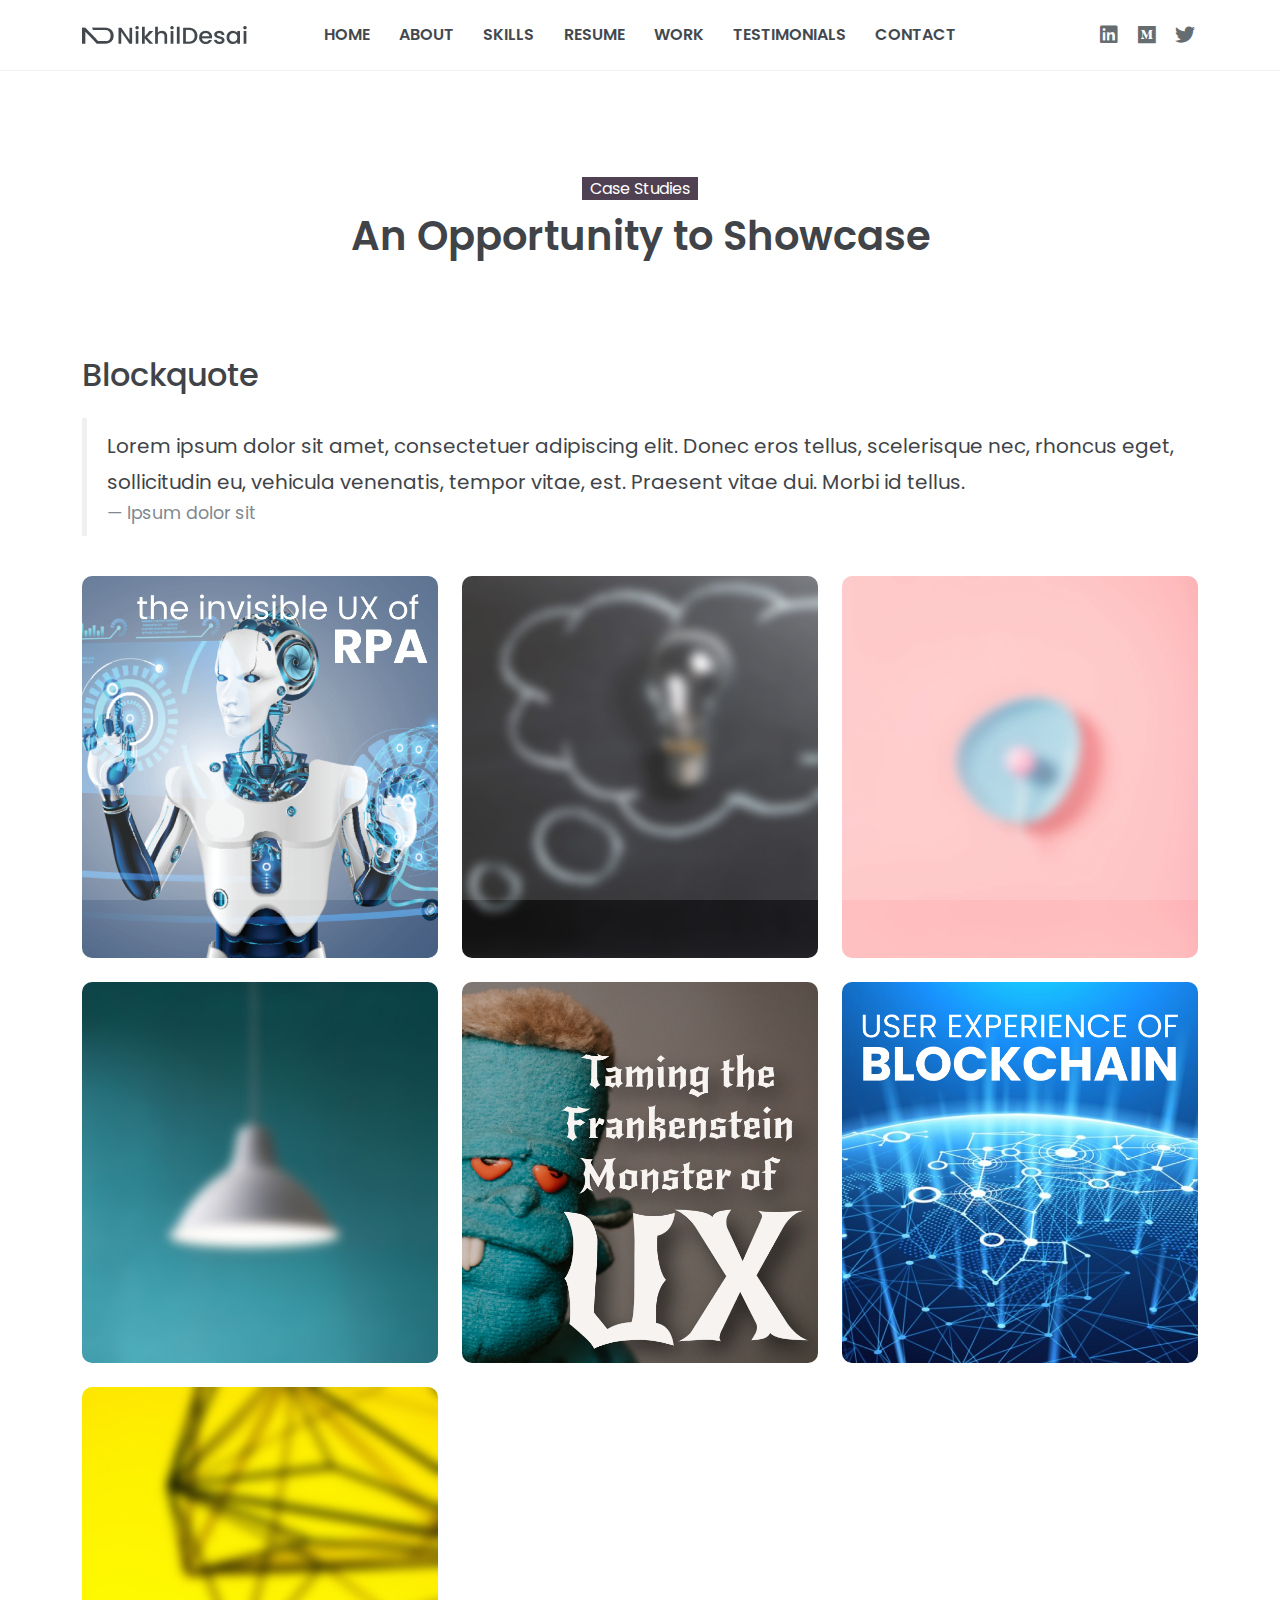
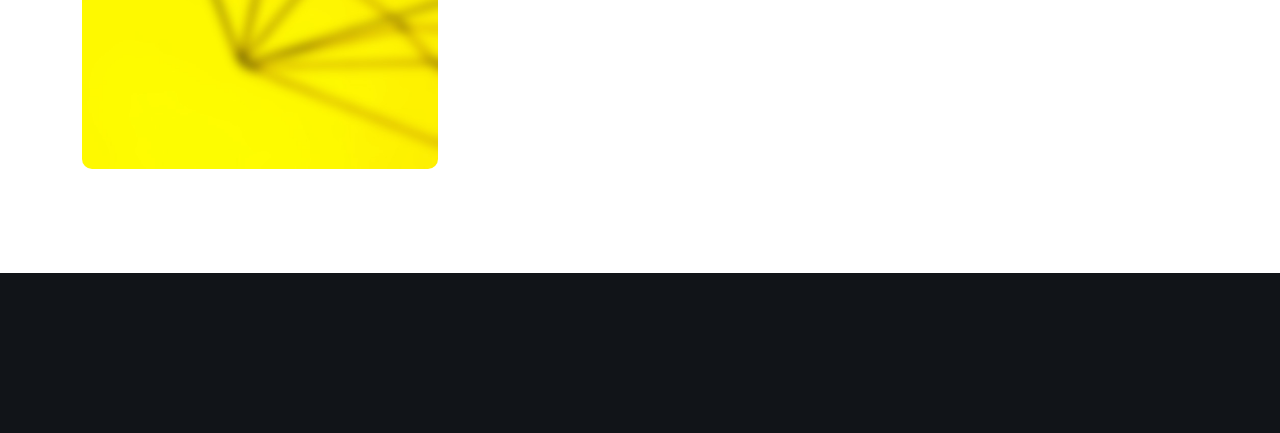
<file: casestudies.html>
<!DOCTYPE html>
<html lang="en">
<head>
<meta charset="UTF-8" />
<meta http-equiv="X-UA-Compatible" content="IE=edge">
<meta name="viewport" content="width=device-width, initial-scale=1, minimum-scale=1.0, shrink-to-fit=no">
<link href="images/favicon.png" rel="icon" />
<title>Nikhil Desai, Senior UX Architect - DPA</title>
<meta name="description" content="Nikhil Desai is an accomplished UX professional with more than 20+ years of experience delivering UX excellence.">
<meta name="author" content="hNikhil Desai">
<meta property="og:title" content="Nikhil Desai - Senior Architect - Pega UX" />
<meta property="og:url" content="https://nikhildesai.netlify.app" />
<meta property="og:description" content="Nikhil Desai is an accomplished UX professional with more than 20+ years of experience delivering UX excellence." />
<meta property="og:image" content="https://nikhildesai.netlify.app/images/og_profile_pic.png" />

<!-- Web Fonts -->
<link rel='stylesheet' href='https://fonts.googleapis.com/css?family=Poppins:100,200,300,400,500,600,700,800,900' type='text/css'>

<!-- Stylesheet
============================== -->
<!-- Animate -->
<link rel="stylesheet" type="text/css" href="vendor/animate/animate.min.css" />
<!-- Bootstrap -->
<link rel="stylesheet" type="text/css" href="vendor/bootstrap/css/bootstrap.min.css" />
<!-- Font Awesome Icon -->
<link rel="stylesheet" type="text/css" href="vendor/font-awesome/css/all.min.css" />
<!-- Owl Carousel -->
<link rel="stylesheet" type="text/css" href="vendor/owl.carousel/assets/owl.carousel.min.css" />
<!-- Magnific Popup -->
<link rel="stylesheet" type="text/css" href="vendor/magnific-popup/magnific-popup.min.css" />
<!-- Custom Stylesheet -->
<link rel="stylesheet" type="text/css" href="css/stylesheet.css" />
<!-- Here goes your Colors Css -->
<link rel="stylesheet" type="text/css" href="css/color-orange.css" />
<!-- Here goes your Custom Css -->
<link rel="stylesheet" type="text/css" href="css/color-custom-violet.css" />
<link rel="stylesheet" type="text/css" href="css/custom.css" />
</head>

<body data-bs-spy="scroll" data-bs-target=".navbar" data-bs-offset="70">

<!-- Preloader -->
<div class="preloader">
  <div class="lds-ellipsis">
    <div></div>
    <div></div>
    <div></div>
    <div></div>
  </div>
</div>
<!-- Preloader End --> 

<!-- Document Wrapper   
=============================== -->
<div id="main-wrapper"> 
  
  <!-- Header -->
  <header id="header" class="sticky-top-slide"> 
    <!-- Navbar -->
    <nav class="primary-menu navbar navbar-expand-lg text-uppercase navbar-line-under-text fw-600">
      <div class="container position-relative">
        <div class="col-auto col-lg-2 d-inline-flex ps-lg-0"> 
          <!-- Logo --> 
          <a class="logo" href="index.html" title="Nikhil"> <img src="images/logo.png" alt="Nikhil"/> </a> 
          <!-- Logo End --> 
        </div>
        <div class="col col-lg-8 navbar-accordion px-0">
          <button class="navbar-toggler ms-auto" type="button" data-bs-toggle="collapse" data-bs-target="#header-nav"><span></span><span></span><span></span></button>
          <div id="header-nav" class="collapse navbar-collapse justify-content-center">
            <ul class="navbar-nav">
		      	  <li class="nav-item"><a class="nav-link" href="index.html">Home</a></li>
              <li class="nav-item"><a class="nav-link" href="index.html#about">About</a></li>
              <li class="nav-item"><a class="nav-link" href="index.html#skills">Skills</a></li>
              <li class="nav-item"><a class="nav-link" href="index.html#resume">Resume</a></li>
              <li class="nav-item"><a class="nav-link" href="index.html#work">Work</a></li>
              <li class="nav-item"><a class="nav-link" href="index.html#testimonials">Testimonials</a></li>
              <li class="nav-item"><a class="nav-link" href="index.html#contact">Contact</a></li>
            </ul>
          </div>
        </div>
        <div class="col-auto col-lg-2 d-flex justify-content-end ps-0">
		  <ul class="social-icons">
		  <li class="social-icons-linkedin"><a data-bs-toggle="tooltip" href="https://www.linkedin.com/in/1point1/" target="_blank" title="" data-bs-original-title="Linkedin"><i class="fab fa-linkedin"></i></a></li>
		  <li class="social-icons-medium"><a data-bs-toggle="tooltip" href="https://medium.com/@nikhil.desai" target="_blank" title="" data-bs-original-title="Medium"><i class="fab fa-medium"></i></a></li>
      <li class="social-icons-twitter"><a data-bs-toggle="tooltip" href="http://www.twitter.com/1point1" target="_blank" title="" data-bs-original-title="Twitter"><i class="fab fa-twitter"></i></a></li>
          </ul>
        </div>
      </div>
    </nav>
    <!-- Navbar End --> 
  </header>
  <!-- Header End -->
  
  <!-- Content
  ============================================= -->
  <div id="content" role="main"> 
    

    
    <!-- About
    ============================================= -->
    <section id="about" class="section">
      <div class="container"> 
        <!-- Heading -->
        <p class=" text-center mb-2 wow fadeInUp"><span class="bg-primary text-dark px-2">Case Studies</span></p>
        <h2 class="text-10 fw-600 text-center mb-5 wow fadeInUp">An Opportunity to Showcase</h2>
        <!-- Heading end--> 

          <!-- Blockquote
          ============================================= -->
          <h2 class="mb-4 pt-5">Blockquote</h2>
          <figure>
			<blockquote class="blockquote">
				<p>Lorem ipsum dolor sit amet, consectetuer adipiscing elit. Donec eros tellus, scelerisque nec, rhoncus eget, sollicitudin eu, vehicula venenatis, tempor vitae, est. Praesent vitae dui. Morbi id tellus.</p>
				<figcaption class="blockquote-footer">Ipsum dolor sit</figcaption>
			</blockquote>
		  </figure>
          <!-- Blockquote End--> 

        <div class="portfolio wow fadeInUp">
          <div class="row g-4 mt-3 portfolio-filter">
            <div class="col-sm-6 col-lg-4 publications">
              <div class="portfolio-box">
                <div class="portfolio-img"> <img class="img-fluid d-block" src="images/projects/blog_rpa.png" alt="The invisible UX of RPA">
                  <div class="portfolio-overlay"> <a class="popup-ajax stretched-link" href="ajax/portfolio-ajax-project-1.html"></a>
                    <div class="portfolio-overlay-details">
                      <p class="text-light text-8"><i class="fas fa-file-alt"></i></p>
                      <h5 class="text-white text-5">The invisible UX of RPA – an insight</h5>
                      <span class="text-light">Authored for Virtusa Corporate Publication & Pega World’18 Virtusa Market Handouts.</span> </div>
                  </div>
                </div>
              </div>
            </div>
            <div class="col-sm-6 col-lg-4 casestudies" data-wow-delay="0.2s">
              <div class="portfolio-box">
                <div class="portfolio-img"> <img class="img-fluid d-block" src="images/projects/project-2.jpg" alt="">
                  <div class="portfolio-overlay"> <a class="popup stretched-link" href="cs_anthem.html"></a>
                    <div class="portfolio-overlay-details">
                      <p class="text-primary text-8"><i class="fas fa-image"></i></p>
                      <h5 class="text-white text-5">Mockups Design 1</h5>
                      <span class="text-light">Category</span> </div>
                  </div>
                </div>
              </div>
            </div>
            <div class="col-sm-6 col-lg-4 youtube" data-wow-delay="0.3s">
              <div class="portfolio-box">
                <div class="portfolio-img"> <img class="img-fluid d-block" src="images/projects/project-3.jpg" alt="">
                  <div class="portfolio-overlay"> <a class="popup-youtube stretched-link" href="https://www.youtube.com/watch?v=PMNnEEEacCg"></a>
                    <div class="portfolio-overlay-details">
                      <p class="text-primary text-8"><i class="fas fa-video"></i></p>
                      <h5 class="text-white text-5">YouTube Video</h5>
                      <span class="text-light">Category</span> </div>
                  </div>
                </div>
              </div>
            </div>
            <div class="col-sm-6 col-lg-4 vimeo">
              <div class="portfolio-box">
                <div class="portfolio-img"> <img class="img-fluid d-block" src="images/projects/project-4.jpg" alt="">
                  <div class="portfolio-overlay"> <a class="popup-vimeo stretched-link" href="https://vimeo.com/259411563"></a>
                    <div class="portfolio-overlay-details">
                      <p class="text-primary text-8"><i class="fas fa-video"></i></p>
                      <h5 class="text-white text-5">Vimeo Video</h5>
                      <span class="text-light">Category</span> </div>
                  </div>
                </div>
              </div>
            </div>
            <div class="col-sm-6 col-lg-4 publications" data-wow-delay="0.2s">
              <div class="portfolio-box">
                <div class="portfolio-img"> <img class="img-fluid d-block" src="images/projects/blog_uxmonster.png" alt="">
                  <div class="portfolio-overlay"> <a class="popup-ajax stretched-link" href="ajax/portfolio-ajax-project-2.html"></a>
                    <div class="portfolio-overlay-details">
                      <p class="text-light text-8"><i class="fas fa-file-alt"></i></p>
                      <h5 class="text-white text-5">Uncomplicating Design — Taming the Frankenstein Monster of UX</h5>
                      <span class="text-light">Authored for LinkedIn Blog to showcase the importance of Design Systems & Pattern Library.</span> </div>
                  </div>
                </div>
              </div>
            </div>
            <div class="col-sm-6 col-lg-4 publications" data-wow-delay="0.2s">
              <div class="portfolio-box">
                <div class="portfolio-img"> <img class="img-fluid d-block" src="images/projects/blog_blockchainux.png" alt="">
                  <div class="portfolio-overlay"> <a class="popup-ajax stretched-link" href="ajax/portfolio-ajax-project-2.html"></a>
                    <div class="portfolio-overlay-details">
                      <p class="text-light text-8"><i class="fas fa-file-alt"></i></p>
                      <h5 class="text-white text-5">Role of UX in Emerging Decentralized Applications on Blockchain</h5>
                      <span class="text-light">Authored for LinkedIn Blog on the role of UX in blockchain ecosystem as a perspective.</span> </div>
                  </div>
                </div>
              </div>
            </div>
            <div class="col-sm-6 col-lg-4 casestudies" data-wow-delay="0.3s">
              <div class="portfolio-box">
                <div class="portfolio-img"> <img class="img-fluid d-block" src="images/projects/project-6.jpg" alt="">
                  <div class="portfolio-overlay"> <a class="popup-img stretched-link" href="images/projects/project-6.jpg"></a>
                    <div class="portfolio-overlay-details">
                      <p class="text-primary text-8"><i class="fas fa-image"></i></p>
                      <h5 class="text-white text-5">Mockups Design 2</h5>
                      <span class="text-light">Category</span> </div>
                  </div>
                </div>
              </div>
            </div>
          </div>
        </div>

        </div>
    </section>
<!-- About end --> 
  <!-- Footer
  ============================================= -->
  <footer id="footer" class="section bg-dark text-white">
    <div class="container">
      <div class="row">
        <div class="col-lg-6 text-center text-lg-start wow fadeInUp">
          <p class="mb-2 mb-lg-0">Copyright © 2021 <a class="fw-600" href="#">Nikhil</a>. All Rights Reserved.</p>
        </div>
      </div>
    </div>
  </footer>
  <!-- Footer end --> 
  
</div>
<!-- Document Wrapper end --> 

<!-- Back to Top
============================================= --> 
<a id="back-to-top" class="rounded-circle" data-bs-toggle="tooltip" title="Back to Top" href="javascript:void(0)"><i class="fas fa-arrow-up"></i></a>

<!-- JavaScript --> 
<script src="vendor/jquery/jquery.min.js"></script> 
<script src="vendor/bootstrap/js/bootstrap.bundle.min.js"></script> 
<!-- Easing --> 
<script src="vendor/jquery.easing/jquery.easing.min.js"></script> 
<!-- Appear --> 
<script src="vendor/jquery.appear/jquery.appear.min.js"></script> 
<!-- WOW animation --> 
<script src="vendor/wow/wow.min.js"></script>
<!-- Images Loaded --> 
<script src="vendor/imagesloaded/imagesloaded.pkgd.min.js"></script> 
<!-- Typed --> 
<script src="vendor/typed/typed.min.js"></script> 
<!-- Parallax Bg --> 
<script src="vendor/parallaxie/parallaxie.min.js"></script> 
<!-- Owl Carousel --> 
<script src="vendor/owl.carousel/owl.carousel.min.js"></script> 
<!-- isotope Portfolio Filter --> 
<script src="vendor/isotope/isotope.pkgd.min.js"></script> 
<!-- Magnific Popup --> 
<script src="vendor/magnific-popup/jquery.magnific-popup.min.js"></script> 
<!-- Custom Script --> 
<script src="js/theme.js"></script>
</body>
</html>
</file>
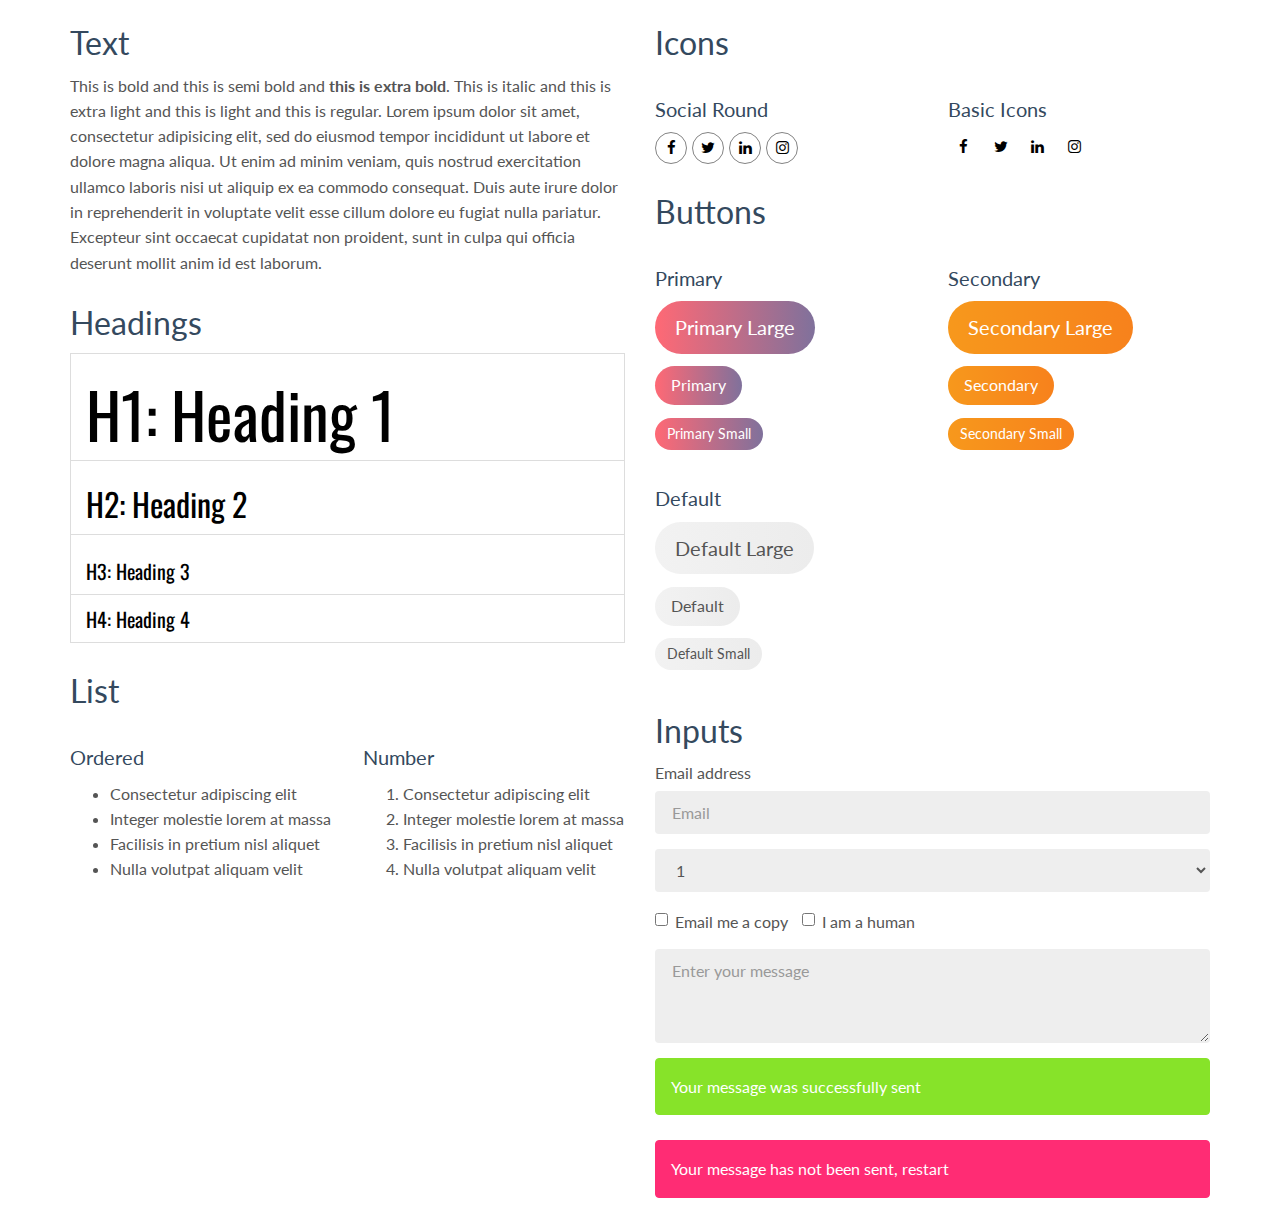
<file: components.html>
<!DOCTYPE html>
<html lang="en">

<head>
  <meta charset="UTF-8">
  <meta content="IE=edge" http-equiv="X-UA-Compatible">
  <meta content="width=device-width,initial-scale=1" name="viewport">
  <meta content="description" name="description">
  <meta name="google" content="notranslate" />
  <meta content="Mashup templates have been developped by Orson.io team" name="author">

  <!-- Disable tap highlight on IE -->
  <meta name="msapplication-tap-highlight" content="no">
  
  <link rel="apple-touch-icon" sizes="180x180" href="./assets/apple-icon-180x180.png">
  <link href="./assets/favicon.ico" rel="icon">

  <title>Title page</title>  

<link href="./main.d8e0d294.css" rel="stylesheet"></head>

<body class="white">


<!-- Add your site or app content here -->
  <div class="container">
    <div class="row">
      <div class="col-xs-12 col-md-6">

        <div class="template-example">
          <h2 class="template-title-example">Text</h2>
          <p>This is bold and this is semi bold and <b>this is extra bold</b>. This is italic and this is extra light and this is light
          and this is regular. Lorem ipsum dolor sit amet, consectetur adipisicing elit, sed do eiusmod
          tempor incididunt ut labore et dolore magna aliqua. Ut enim ad minim veniam,
          quis nostrud exercitation ullamco laboris nisi ut aliquip ex ea commodo
          consequat. Duis aute irure dolor in reprehenderit in voluptate velit esse
          cillum dolore eu fugiat nulla pariatur. Excepteur sint occaecat cupidatat non
          proident, sunt in culpa qui officia deserunt mollit anim id est laborum.
          </p>
        </div>

        <div class="template-example">
          <h2 class="template-title-example">Headings</h2>
          
          <table class="table table-bordered">
            <tr><td><h1>H1: Heading 1</h1></td></tr>
            <tr><td><h2>H2: Heading 2</h2></td></tr>
            <tr><td><h3>H3: Heading 3</h3></td></tr>
            <tr><td><h4>H4: Heading 4</h4></td></tr>
          </table>
          
        </div>

        
        <div class="template-example">
          <h2 class="template-title-example">List</h2>
          <div class="row">
            <div class="col-md-6">
              <h3 class="template-title-example">Ordered</h3>
              <ul>
                <li>Consectetur adipiscing elit</li>
                <li>Integer molestie lorem at massa</li>
                <li>Facilisis in pretium nisl aliquet</li>
                <li>Nulla volutpat aliquam velit</li>
              </ul>
            </div>
            <div class="col-md-6">
              <h3 class="template-title-example">Number</h3>
              <ol>
                <li>Consectetur adipiscing elit</li>
                <li>Integer molestie lorem at massa</li>
                <li>Facilisis in pretium nisl aliquet</li>
                <li>Nulla volutpat aliquam velit</li>
              </ol>
            </div>
          </div>
        </div>
        
      </div>

      <div class="col-xs-12 col-md-6">
        <div class="template-example">
          <h2 class="template-title-example">Icons</h2>
          
          <div class="row">
            <div class="col-md-6">
              <h3 class="template-title-example">Social Round</h2>
              <ul class="list-icons">
                <li>
                  <a href="" class="social-round-icon fa-icon">
                    <i class="fa fa-facebook"></i>
                  </a>
                </li>
                <li>
                  <a href="" class="social-round-icon fa-icon">
                    <i class="fa fa-twitter"></i>
                  </a>
                </li>
                <li>
                  <a href="" class="social-round-icon fa-icon">
                    <i class="fa fa-linkedin"></i>
                  </a>
                </li>
                <li>
                  <a href="" class="social-round-icon fa-icon">
                    <i class="fa fa-instagram"></i>
                  </a>
                </li>
              </ul>
            </div>
            <div class="col-md-6">
               <h3 class="template-title-example">Basic Icons</h2>
                <ul class="list-icons">
                  <li>
                    <span class="fa-icon">
                      <i class="fa fa-facebook"></i>
                    </span>
                  </li>
                  <li>
                    <span class="fa-icon">
                      <i class="fa fa-twitter"></i>
                    </span>
                  </li>
                  <li>
                    <span class="fa-icon">
                      <i class="fa fa-linkedin"></i>
                    </span>
                  </li>
                  <li>
                    <span class="fa-icon">
                      <i class="fa fa-instagram"></i>
                    </span>
                  </li>
                </ul>
            </div>

          </div>


          


        </div>

        <div class="template-example">
          <h2 class="template-title-example">Buttons</h2>
          <div class="row">
            <div class="col-md-6">
              <h3 class="template-title-example">Primary</h2>
              <div class="row">
                  <div class="col-md-6">
                  <p><a href="" class="btn btn-primary btn-lg">Primary Large</a></p>
                  <p><a href="" class="btn btn-primary">Primary </a></p>
                  <p><a href="" class="btn btn-primary btn-sm">Primary Small</a></p>
                </div>
              </div>

              <h3 class="template-title-example">Default</h2>
              <div class="row">
                  <div class="col-md-6">
                  <p><a href="" class="btn btn-default btn-lg">Default Large</a></p>
                  <p><a href="" class="btn btn-default">Default </a></p>
                  <p><a href="" class="btn btn-default btn-sm">Default Small</a></p>
                </div>
              </div>

            </div>

            <div class="col-md-6">
              <h3 class="template-title-example">Secondary</h2>
              <div class="row">
                  <div class="col-md-6">
                  <p><a href="" class="btn btn-info btn-lg">Secondary Large</a></p>
                  <p><a href="" class="btn btn-info">Secondary </a></p>
                  <p><a href="" class="btn btn-info btn-sm">Secondary Small</a></p>
                </div>
              </div>
            </div>
          </div>
        </div>
        
        <div class="template-example">
          <h2 class="template-title-example">Inputs</h2>

            <div class="form-group">
              <label for="exampleInputEmail1">Email address</label>
              <input type="email" class="form-control" id="exampleInputEmail1" placeholder="Email">
            </div>

            <div class="form-group">
              <select class="form-control">
                <option>1</option>
                <option>2</option>
                <option>3</option>
                <option>4</option>
                <option>5</option>
              </select>
            </div>

            <div class="form-group">
              <label class="checkbox-inline">
                <input 
                type="checkbox" id="inlineCheckbox1" value="option1"> Email me a copy
              </label>
              <label class="checkbox-inline">
                <input type="checkbox" id="inlineCheckbox2" value="option2"> I am a human
              </label>
            </div>

            <div class="form-group">
              <textarea class="form-control" rows="3" placeholder="Enter your message"></textarea>
            </div>
            
            <div class="alert alert-success" role="alert">Your message was successfully sent</div>
            <div class="alert alert-danger" role="alert">Your message has not been sent, restart</div>
        </div>




      </div>
    </div>
  </div>

<script type="text/javascript" src="./main.bc58148c.js"></script>
</file>
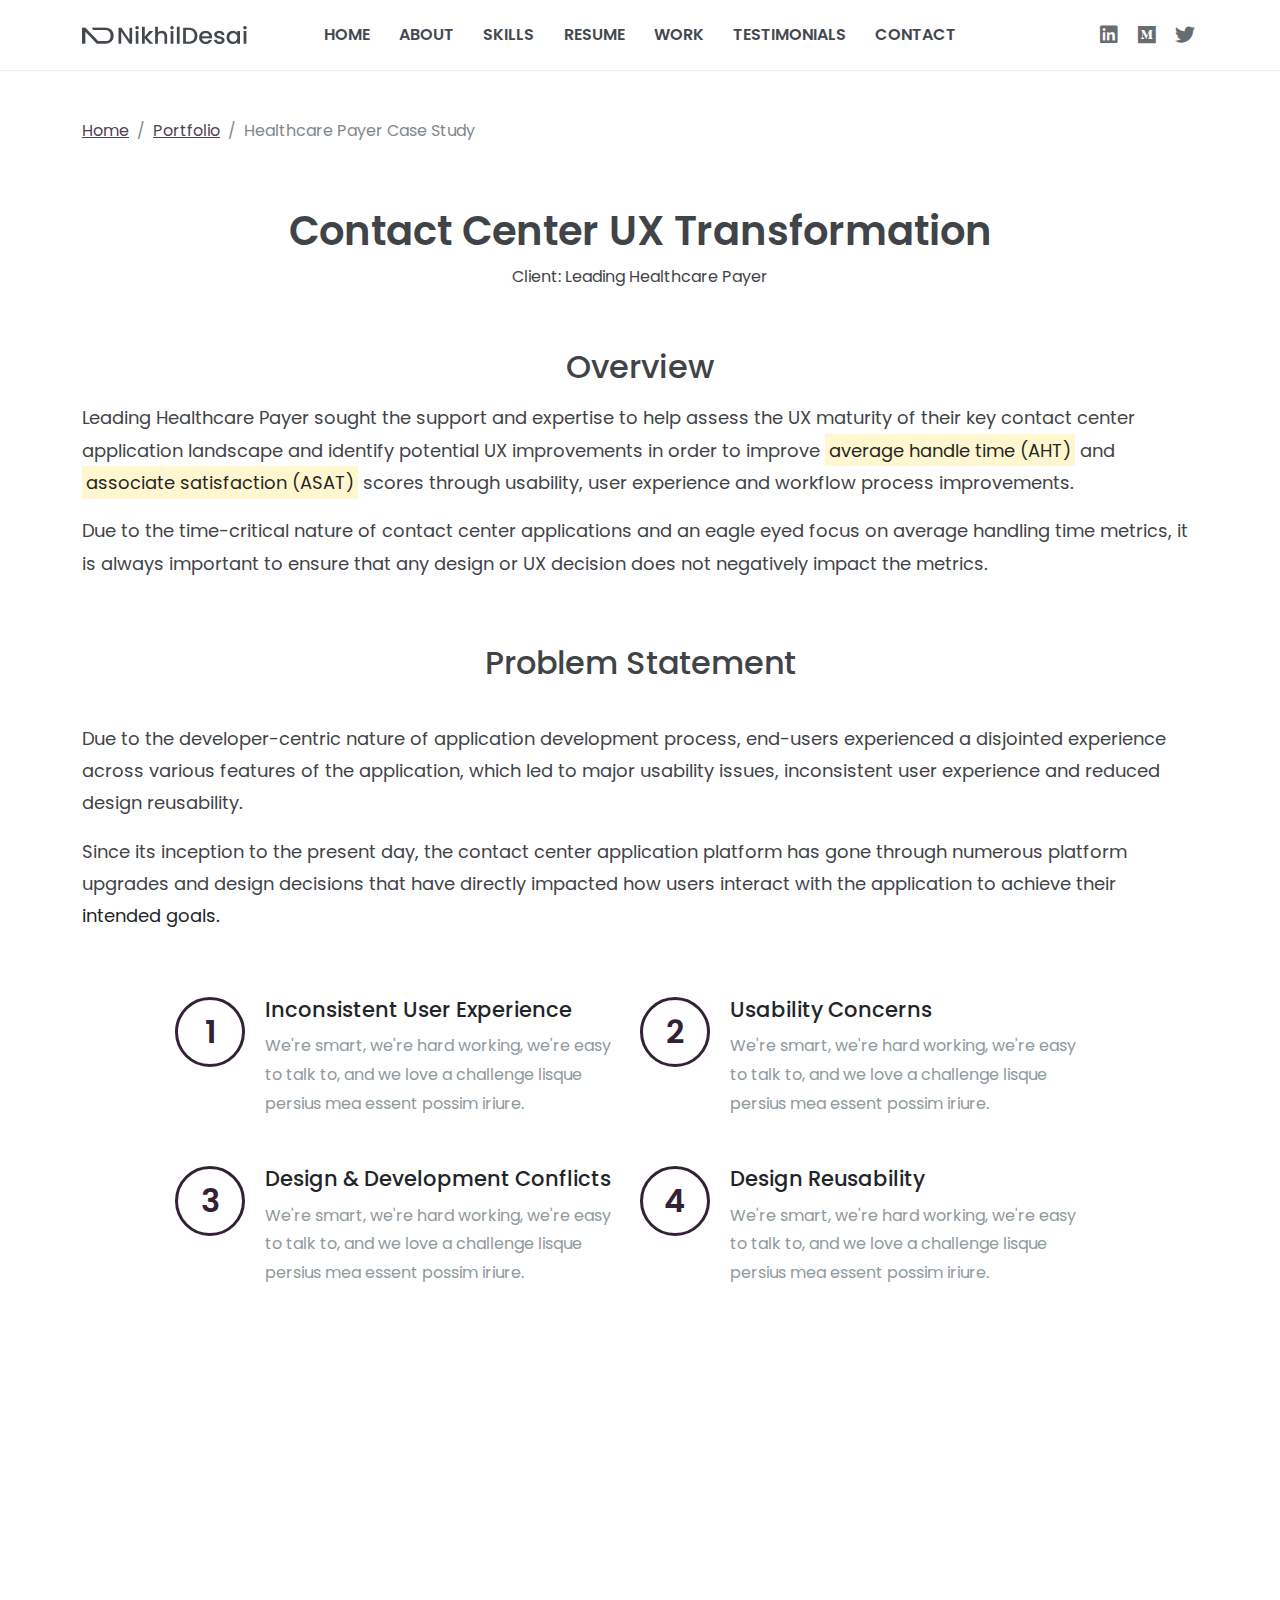
<file: cs_anthem.html>
<!DOCTYPE html>
<html lang="en">
<head>
<meta charset="UTF-8" />
<meta http-equiv="X-UA-Compatible" content="IE=edge">
<meta name="viewport" content="width=device-width, initial-scale=1, minimum-scale=1.0, shrink-to-fit=no">
<link href="images/favicon.png" rel="icon" />
<title>Nikhil Desai, Senior UX Architect - DPA</title>
<meta name="description" content="Nikhil Desai - Healthcare Payer Case Study">
<meta name="author" content="hNikhil Desai">
<meta property="og:title" content="Nikhil Desai - Healthcare Payer Case Study" />
<meta property="og:url" content="https://nikhildesai.netlify.app" />
<meta property="og:description" content="Nikhil Desai is an accomplished UX professional with more than 20+ years of experience delivering UX excellence." />
<meta property="og:image" content="https://nikhildesai.netlify.app/images/og_profile_pic.png" />

<!-- Web Fonts -->
<link rel='stylesheet' href='https://fonts.googleapis.com/css?family=Poppins:100,200,300,400,500,600,700,800,900' type='text/css'>

<!-- Stylesheet
============================== -->
<!-- Animate -->
<link rel="stylesheet" type="text/css" href="vendor/animate/animate.min.css" />
<!-- Bootstrap -->
<link rel="stylesheet" type="text/css" href="vendor/bootstrap/css/bootstrap.min.css" />
<!-- Font Awesome Icon -->
<link rel="stylesheet" type="text/css" href="vendor/font-awesome/css/all.min.css" />
<!-- Owl Carousel -->
<link rel="stylesheet" type="text/css" href="vendor/owl.carousel/assets/owl.carousel.min.css" />
<!-- Magnific Popup -->
<link rel="stylesheet" type="text/css" href="vendor/magnific-popup/magnific-popup.min.css" />
<!-- Custom Stylesheet -->
<link rel="stylesheet" type="text/css" href="css/stylesheet.css" />
<!-- Here goes your Colors Css -->
<link rel="stylesheet" type="text/css" href="css/color-orange.css" />
<!-- Here goes your Custom Css -->
<link rel="stylesheet" type="text/css" href="css/color-custom-violet.css" />
<link rel="stylesheet" type="text/css" href="css/custom.css" />
</head>

<body data-bs-spy="scroll" data-bs-target=".navbar" data-bs-offset="70">

<!-- Preloader -->
<div class="preloader">
  <div class="lds-ellipsis">
    <div></div>
    <div></div>
    <div></div>
    <div></div>
  </div>
</div>
<!-- Preloader End --> 

<!-- Document Wrapper   
=============================== -->
<div id="main-wrapper"> 
  
  <!-- Header -->
  <header id="header" class="sticky-top-slide"> 
    <!-- Navbar -->
    <nav class="primary-menu navbar navbar-expand-lg text-uppercase navbar-line-under-text fw-600">
      <div class="container position-relative">
        <div class="col-auto col-lg-2 d-inline-flex ps-lg-0"> 
          <!-- Logo --> 
          <a class="logo" href="index.html" title="Nikhil"> <img src="images/logo.png" alt="Nikhil"/> </a> 
          <!-- Logo End --> 
        </div>
        <div class="col col-lg-8 navbar-accordion px-0">
          <button class="navbar-toggler ms-auto" type="button" data-bs-toggle="collapse" data-bs-target="#header-nav"><span></span><span></span><span></span></button>
          <div id="header-nav" class="collapse navbar-collapse justify-content-center">
            <ul class="navbar-nav">
		      	  <li class="nav-item"><a class="nav-link" href="index.html">Home</a></li>
              <li class="nav-item"><a class="nav-link" href="index.html#about">About</a></li>
              <li class="nav-item"><a class="nav-link" href="index.html#skills">Skills</a></li>
              <li class="nav-item"><a class="nav-link" href="index.html#resume">Resume</a></li>
              <li class="nav-item"><a class="nav-link" href="index.html#work">Work</a></li>
              <li class="nav-item"><a class="nav-link" href="index.html#testimonials">Testimonials</a></li>
              <li class="nav-item"><a class="nav-link" href="index.html#contact">Contact</a></li>
            </ul>
          </div>
        </div>
        <div class="col-auto col-lg-2 d-flex justify-content-end ps-0">
		  <ul class="social-icons">
		  <li class="social-icons-linkedin"><a data-bs-toggle="tooltip" href="https://www.linkedin.com/in/1point1/" target="_blank" title="" data-bs-original-title="Linkedin"><i class="fab fa-linkedin"></i></a></li>
		  <li class="social-icons-medium"><a data-bs-toggle="tooltip" href="https://medium.com/@nikhil.desai" target="_blank" title="" data-bs-original-title="Medium"><i class="fab fa-medium"></i></a></li>
      <li class="social-icons-twitter"><a data-bs-toggle="tooltip" href="http://www.twitter.com/1point1" target="_blank" title="" data-bs-original-title="Twitter"><i class="fab fa-twitter"></i></a></li>
          </ul>
        </div>
      </div>
    </nav>
    <!-- Navbar End --> 
  </header>
  <!-- Header End -->
  
  <!-- Content
  ============================================= -->
  <div id="content" role="main"> 
    
    <!-- Case Studies
    ============================================= -->
    <section id="about" class="section pt-5">
      <div class="container"> 

        <!-- Navigation -->
        <div class="row wow fadeInUp">
          <nav aria-label="breadcrumb">
          <ol class="breadcrumb">
            <li class="breadcrumb-item"><a href="index.html">Home</a></li>
            <li class="breadcrumb-item"><a href=" casestudies.html">Portfolio</a></li>
            <li class="breadcrumb-item active">Healthcare Payer Case Study</li>
          </ol>
        </nav>
      </div>
        <!-- Navigation end -->

        <!-- Heading -->
        <div class="row wow fadeInUp" data-wow-delay="0.2s">
          <h2 class="text-10 fw-600 text-center wow fadeInUp mt-5">Contact Center UX Transformation</h2>
          <p class="text-center mb-2 fadeInUp"><span class="text-dark px-2">Client: Leading Healthcare Payer</span></p>
        </div>
        <!-- Heading end-->

      <!-- Overview -->
      <div class="row wow fadeInUp" data-wow-delay="0.2s">
        <h2 id="highlights" class="text-center text-dark pt-5 mb-3 fadeInUp">Overview</h2>
        <p class="text-4 ">Leading Healthcare Payer sought the support and expertise to help assess the UX maturity of their key contact center application landscape and identify potential UX improvements in order to improve <mark>average handle time (AHT)</mark> and <mark>associate satisfaction (ASAT)</mark> scores  through usability, user experience and workflow process improvements.</p>
        <p class="text-4 ">Due to the time-critical nature of contact center applications and an eagle eyed focus on average handling time metrics, it is always important to ensure that any design or UX decision does not negatively impact the metrics.</p>
      </div>
      <!-- Overview End-->

      <!-- Blockquote --> 
      <!-- <figure>
			<blockquote class="blockquote">
				<p>Lorem ipsum dolor sit amet, consectetuer adipiscing elit. Donec eros tellus, scelerisque nec, rhoncus eget, sollicitudin eu, vehicula venenatis, tempor vitae, est. Praesent vitae dui. Morbi id tellus.</p>
				<figcaption class="blockquote-footer">Ipsum dolor sit</figcaption>
			</blockquote>
		  </figure> -->
      <!-- Blockquote End--> 

<!-- Problem Statement -->
      <div class="row wow fadeInUp" data-wow-delay="0.2s">
        <h2 id="highlights" class="text-center text-dark pt-5 mb-3">Problem Statement</h2>
        <div class="row pt-4 wow fadeInUp" data-wow-delay="0.2s">
          <p class="text-4 ">Due to the developer-centric nature of application development process, end-users experienced a disjointed experience across various features of the application, which led to major usability issues, inconsistent user experience and reduced design reusability.</p>
          <p class="text-4 ">Since its inception to the present day, the contact center application platform has gone through numerous platform upgrades and design decisions that have directly impacted how users interact with the application to achieve their intended goals.</p>
                <div class="col-xl-10 mx-auto mt-5">
                  <div class="row gy-5">
                    <div class="col-md-6">
                      <div class="featured-box style-3">
                        <div class="featured-box-icon text-primary border border-primary border-3 rounded-circle"> <span class="text-8 fw-600">1</span></div>
                        <h3 class="text-5">Inconsistent User Experience</h3>
                        <p class="text-muted mb-0">We're smart, we're hard working, we're easy to talk to, and we love a challenge lisque persius mea essent possim iriure.</p>
                      </div>
                    </div>
                    <div class="col-md-6">
                      <div class="featured-box style-3">
                        <div class="featured-box-icon text-primary border border-primary border-3 rounded-circle"> <span class="text-8 fw-600">2</span></div>
                        <h3 class="text-5">Usability Concerns</h3>
                        <p class="text-muted mb-0">We're smart, we're hard working, we're easy to talk to, and we love a challenge lisque persius mea essent possim iriure.</p>
                      </div>
                    </div>
                    <div class="col-md-6">
                      <div class="featured-box style-3">
                        <div class="featured-box-icon text-primary border border-primary border-3 rounded-circle"> <span class="text-8 fw-600">3</span></div>
                        <h3 class="text-5">Design &amp; Development Conflicts</h3>
                        <p class="text-muted mb-0">We're smart, we're hard working, we're easy to talk to, and we love a challenge lisque persius mea essent possim iriure.</p>
                      </div>
                    </div>
                    <div class="col-md-6">
                      <div class="featured-box style-3">
                        <div class="featured-box-icon text-primary border border-primary border-3 rounded-circle"> <span class="text-8 fw-600">4</span></div>
                        <h3 class="text-5">Design Reusability</h3>
                        <p class="text-muted mb-0">We're smart, we're hard working, we're easy to talk to, and we love a challenge lisque persius mea essent possim iriure.</p>
                      </div>
                    </div>
                  </div>
                </div>
            </div>
        </div>
<!-- Problem Statement End-->


    <!-- Project Details -->
    <div class="row wow fadeInUp mt-5" data-wow-delay="0.2s">
      <h2 id="highlights" class="text-center mt-5">Project Details</h2>
      <ul class="list-style-2 wow fadeInUp" data-wow-delay="0.2s">
        <li><span class="text-dark fw-600 me-2">Client:</span>Leading Healthcare Payer in US</li>
        <li><span class="text-dark fw-600 me-2">Industry:</span>Healthcare</li>
        <li><span class="text-dark fw-600 me-2">Tools & Techniques:</span>User Research, UX Maturity Assessment, Design Transformation, Lean UX, Pega UX Thought Process, Figma</li>
        <li><span class="text-dark fw-600 me-2">Team Size:</span>2</li>
        <li><span class="text-dark fw-600 me-2">Role:</span>Senior UX Manager & COE Advisory</li>
        <li><span class="text-dark fw-600 me-2">Date:</span>Current, Ongoing Enhancements</li>
      </ul>
      </div>
    <!-- Project Details end-->

  <!-- Project Goals -->
    <div class="row wow fadeInUp mt-5" data-wow-delay="0.2s">
      <h2 id="highlights" class="text-center pt-5 mb-5">Project Goals</h2>
        <div class="row wow fadeInUp" data-wow-delay="0.2s">
          <div class="row mb-5">
            <div class="col-md-4">
              <div class="featured-box">
                <h3>Usability Improvements</h3>
                <p>Anim pariatur cliche reprehenderit, enim eiusmod high life accusamus terry richardson squid skateboard dolor brunch.</p>
              </div>
            </div>
            <div class="col-md-4">
              <div class="featured-box">
                <h3>Consistent User Experience</h3>
                <p>Anim pariatur cliche reprehenderit, enim eiusmod high life accusamus terry richardson squid skateboard dolor brunch.</p>
              </div>
            </div>
            <div class="col-md-4">
              <div class="featured-box">
                <h3>Reduced UX Debt</h3>
                <p>Anim pariatur cliche reprehenderit, enim eiusmod high life accusamus terry richardson squid skateboard dolor brunch.</p>
              </div>
            </div>
          </div>
        </div>
    </div>
  <!-- Project Goals ends-->

    <!-- Process Description-->
<div class="row wow fadeInUp mt-3" data-wow-delay="0.2s">
      <h2 id="highlights" class="text-center pt-5 mb-3 wow fadeInUp">Design Process</h2>
      <div class="row wow fadeInUp" data-wow-delay="0.2s">
        <div class="col-sm-6 col-lg-3 mb-4 mb-lg-0">
            <div class="featured-box-icon text-primary shadow-none mb-0"><span class="w-100 text-15 font-weight-300">01</span></div>
            <h3 class="text-dark mb-3">Exploration</h3>
            <p class="text-muted">Kickstarted the exploration process through Scenario Walkthroughs and What-If Scenarios with the Application & Product Teams to understand the user workflow and establish the hypothesis and assumption matrix. Established the Day-in-A-Life-of journey map through the inputs received during the exploration sessions.</p>
        </div>
        <div class="col-sm-6 col-lg-3 mb-4 mb-lg-0">
            <div class="featured-box-icon text-primary shadow-none mb-0"><span class="w-100 text-15 font-weight-300">02</span></div>
            <h3 class="text-dark mb-3">Observation</h3>
            <p class="text-muted">Experienced Day-In-Life-Of a Contact Center Associate through the various usability studies conducted through User Observation and User Interviews. Performed usability assessment through heuristic evaluation, scenario validation, and other quant techniques. The SUS Scores for the existing platform were captured and will be used as a baseline for future evaluations.</p>
        </div>
        <div class="col-sm-6 col-lg-3 mb-4 mb-lg-0">
            <div class="featured-box-icon text-primary shadow-none mb-0"><span class="w-100 text-15 font-weight-300">03</span></div>
            <h3 class="text-dark mb-3">Ideation</h3>
            <p class="text-muted">Evaluated the findings through Hypothesis Validations and User Feedback to establish the future design. The findings were further divided into 3 categories to establish the Short Term, Near Term and Long Term design goals towards improving the usability and user experience of the applications.</p>
        </div>
        <div class="col-sm-6 col-lg-3">
            <div class="featured-box-icon text-primary shadow-none mb-0"><span class="w-100 text-15 font-weight-300">04</span></div>
            <h3 class="text-dark mb-3">Validation</h3>
            <p class="text-muted">Led the creation of the interface design for the OneClaims Claims Processing Suite, with a strategy focused on defining the long-term product goals and design directions to align with the organization’s UX vision and goals.</p>
        </div>
      </div>
    </div>
  <!-- Process Description ends-->



        </div>
    </section>
<!-- Case Studies end --> 
  <!-- Footer
  ============================================= -->
  <footer id="footer" class="section bg-dark text-white">
    <div class="container">
      <div class="row">
        <div class="col-lg-6 text-center text-lg-start wow fadeInUp">
          <p class="mb-2 mb-lg-0">Copyright © 2022 <a class="fw-600" href="#">Nikhil</a>. All Rights Reserved.</p>
        </div>
      </div>
    </div>
  </footer>
  <!-- Footer end --> 
  
</div>
<!-- Document Wrapper end --> 

<!-- Back to Top
============================================= --> 
<a id="back-to-top" class="rounded-circle" data-bs-toggle="tooltip" title="Back to Top" href="javascript:void(0)"><i class="fas fa-arrow-up"></i></a>

<!-- JavaScript --> 
<script src="vendor/jquery/jquery.min.js"></script> 
<script src="vendor/bootstrap/js/bootstrap.bundle.min.js"></script> 
<!-- Easing --> 
<script src="vendor/jquery.easing/jquery.easing.min.js"></script> 
<!-- Appear --> 
<script src="vendor/jquery.appear/jquery.appear.min.js"></script> 
<!-- WOW animation --> 
<script src="vendor/wow/wow.min.js"></script>
<!-- Images Loaded --> 
<script src="vendor/imagesloaded/imagesloaded.pkgd.min.js"></script> 
<!-- Typed --> 
<script src="vendor/typed/typed.min.js"></script> 
<!-- Parallax Bg --> 
<script src="vendor/parallaxie/parallaxie.min.js"></script> 
<!-- Owl Carousel --> 
<script src="vendor/owl.carousel/owl.carousel.min.js"></script> 
<!-- isotope Portfolio Filter --> 
<script src="vendor/isotope/isotope.pkgd.min.js"></script> 
<!-- Magnific Popup --> 
<script src="vendor/magnific-popup/jquery.magnific-popup.min.js"></script> 
<!-- Custom Script --> 
<script src="js/theme.js"></script>
</body>
</html>
</file>
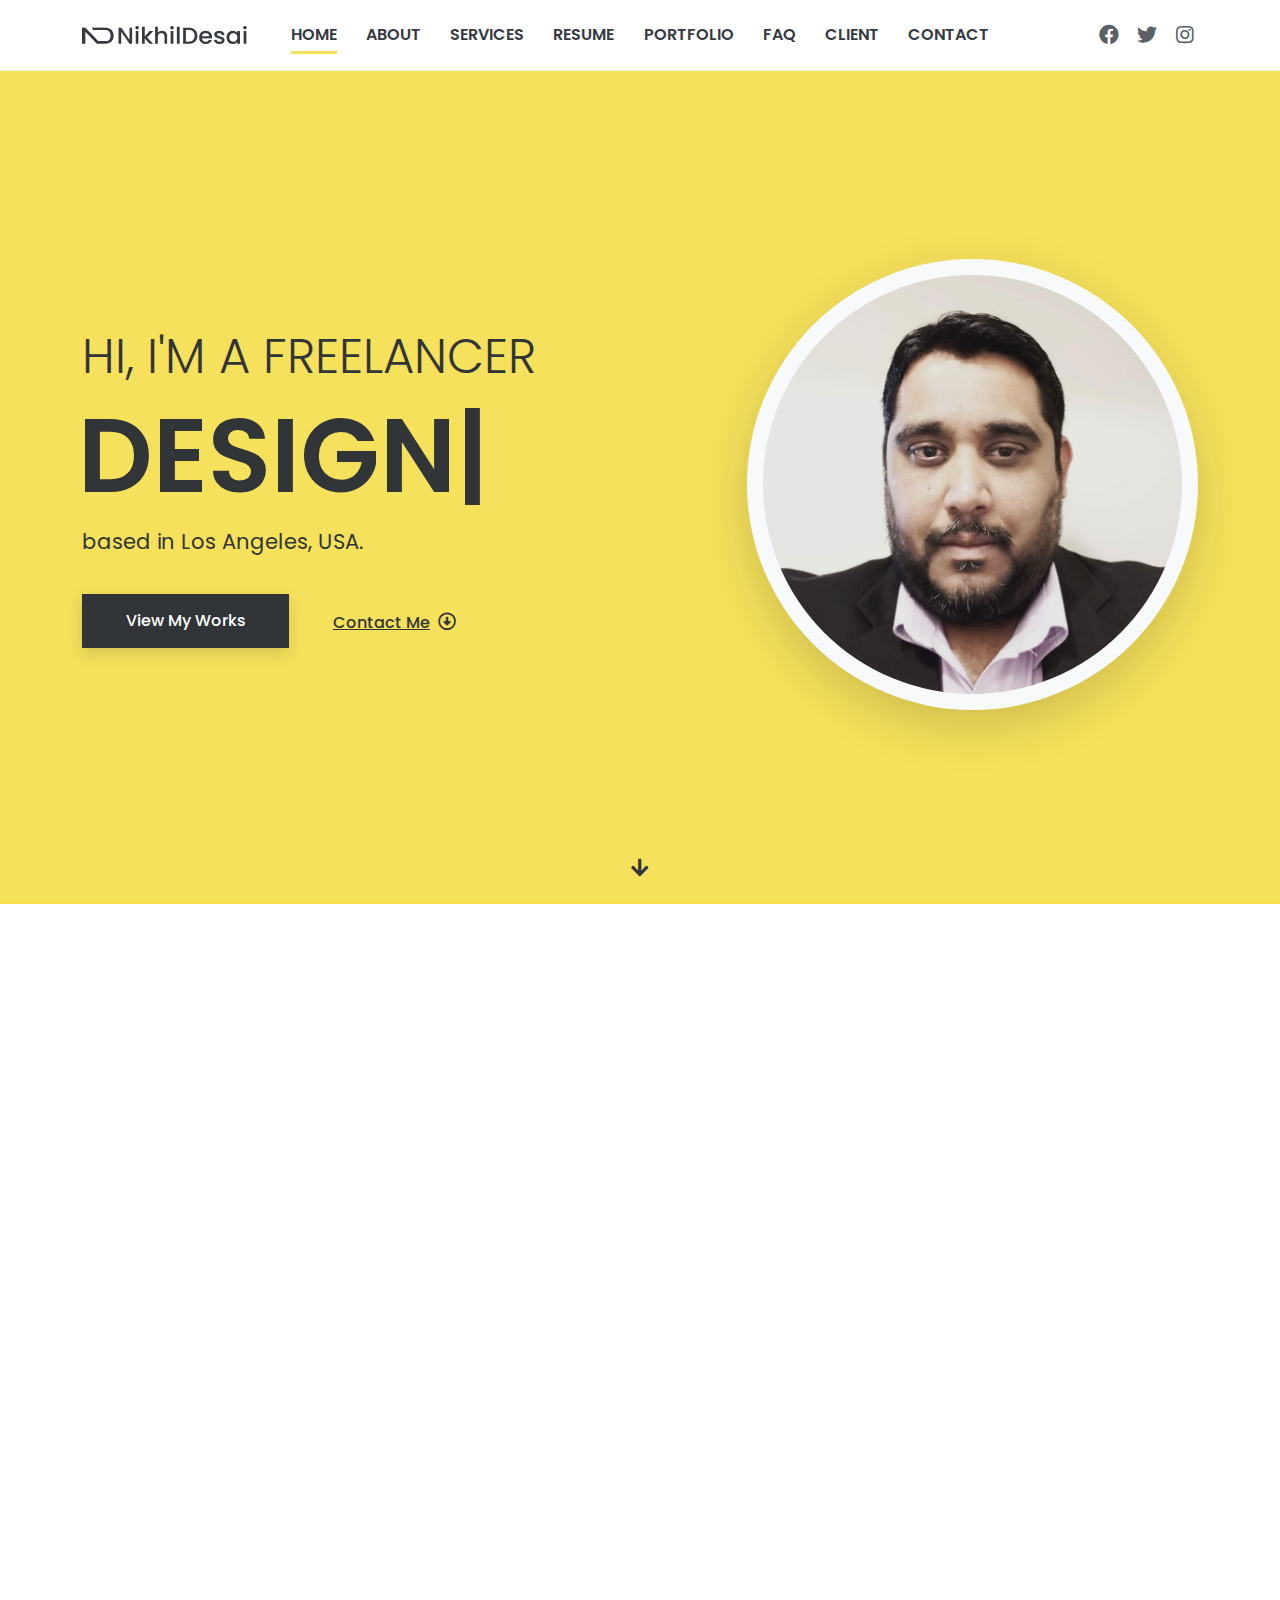
<file: index_backup.html>
<!DOCTYPE html>
<html lang="en">
<head>
<meta charset="UTF-8" />
<meta http-equiv="X-UA-Compatible" content="IE=edge">
<meta name="viewport" content="width=device-width, initial-scale=1, minimum-scale=1.0, shrink-to-fit=no">
<link href="images/favicon.png" rel="icon" />
<title>Callum - Personal Portfolio HTML Template</title>
<meta name="description" content="Callum is responsive bootstrap 5 one page personal portfolio html template.">
<meta name="author" content="harnishdesign.net">

<!-- Web Fonts -->
<link rel='stylesheet' href='https://fonts.googleapis.com/css?family=Poppins:100,200,300,400,500,600,700,800,900' type='text/css'>

<!-- Stylesheet
============================== -->
<!-- Animate -->
<link rel="stylesheet" type="text/css" href="vendor/animate/animate.min.css" />
<!-- Bootstrap -->
<link rel="stylesheet" type="text/css" href="vendor/bootstrap/css/bootstrap.min.css" />
<!-- Font Awesome Icon -->
<link rel="stylesheet" type="text/css" href="vendor/font-awesome/css/all.min.css" />
<!-- Owl Carousel -->
<link rel="stylesheet" type="text/css" href="vendor/owl.carousel/assets/owl.carousel.min.css" />
<!-- Magnific Popup -->
<link rel="stylesheet" type="text/css" href="vendor/magnific-popup/magnific-popup.min.css" />
<!-- Custom Stylesheet -->
<link rel="stylesheet" type="text/css" href="css/stylesheet.css" />
</head>

<body data-bs-spy="scroll" data-bs-target=".navbar" data-bs-offset="70">

<!-- Preloader -->
<div class="preloader">
  <div class="lds-ellipsis">
    <div></div>
    <div></div>
    <div></div>
    <div></div>
  </div>
</div>
<!-- Preloader End --> 

<!-- Document Wrapper   
=============================== -->
<div id="main-wrapper"> 
  
  <!-- Header -->
  <header id="header" class="sticky-top-slide"> 
    <!-- Navbar -->
    <nav class="primary-menu navbar navbar-expand-lg text-uppercase navbar-line-under-text fw-600">
      <div class="container position-relative">
        <div class="col-auto col-lg-2 d-inline-flex ps-lg-0"> 
          <!-- Logo --> 
          <a class="logo" href="index.html" title="Callum"> <img src="images/logo.png" alt="Callum"/> </a> 
          <!-- Logo End --> 
        </div>
        <div class="col col-lg-8 navbar-accordion px-0">
          <button class="navbar-toggler ms-auto" type="button" data-bs-toggle="collapse" data-bs-target="#header-nav"><span></span><span></span><span></span></button>
          <div id="header-nav" class="collapse navbar-collapse justify-content-center">
            <ul class="navbar-nav">
			  <li class="nav-item"><a class="nav-link smooth-scroll active" href="#home">Home</a></li>
              <li class="nav-item"><a class="nav-link smooth-scroll" href="#about">About</a></li>
              <li class="nav-item"><a class="nav-link smooth-scroll" href="#services">Services</a></li>
              <li class="nav-item"><a class="nav-link smooth-scroll" href="#resume">Resume</a></li>
              <li class="nav-item"><a class="nav-link smooth-scroll" href="#portfolio">Portfolio</a></li>
              <li class="nav-item"><a class="nav-link smooth-scroll" href="#faq">FAQ</a></li>
              <li class="nav-item"><a class="nav-link smooth-scroll" href="#testimonial">Client</a></li>
              <li class="nav-item"><a class="nav-link smooth-scroll" href="#contact">Contact</a></li>
            </ul>
          </div>
        </div>
        <div class="col-auto col-lg-2 d-flex justify-content-end ps-0">
		  <ul class="social-icons">
		  <li class="social-icons-facebook"><a data-bs-toggle="tooltip" href="http://www.facebook.com/" target="_blank" title="" data-bs-original-title="Facebook"><i class="fab fa-facebook"></i></a></li>
          <li class="social-icons-twitter"><a data-bs-toggle="tooltip" href="http://www.twitter.com/" target="_blank" title="" data-bs-original-title="Twitter"><i class="fab fa-twitter"></i></a></li>
		  <li class="social-icons-instagram"><a data-bs-toggle="tooltip" href="http://www.instagram.com/" target="_blank" title="" data-bs-original-title="Instagram"><i class="fab fa-instagram"></i></a></li>
          </ul>
        </div>
      </div>
    </nav>
    <!-- Navbar End --> 
  </header>
  <!-- Header End -->
  
  <!-- Content
  ============================================= -->
  <div id="content" role="main"> 
    
    <!-- Intro
    ============================================= -->
    <section id="home" class="bg-primary d-flex fullscreen-with-header position-relative">
      <div class="container my-auto py-5 py-lg-0">
        <div class="row py-4">
          <div class="col-lg-7 text-center text-lg-start align-self-center order-1 order-lg-0">
            <h1 class="text-12 fw-300 mb-0 text-uppercase">Hi, I'm a Freelancer</h1>
            <div class="typed-strings">
              <p>Designer</p>
              <p>Developer</p>
              <p>Callum</p>
            </div>
            <h2 class="text-21 fw-600 text-uppercase mb-0 ms-n1"><span class="typed"></span></h2>
            <p class="text-5">based in Los Angeles, USA.</p>
            <a href="#portfolio" class="btn btn-dark rounded-0 smooth-scroll mt-3">View My Works</a><a href="#contact" class="btn btn-link text-dark smooth-scroll mt-3">Contact Me<span class="text-4 ms-2"><i class="far fa-arrow-alt-circle-down"></i></span></a> </div>
          <div class="col-lg-5 text-center align-self-center mb-4 mb-lg-0 order-0 order-lg-1">
            <div class="bg-light rounded-pill d-inline-block p-3 shadow-lg wow zoomIn"> <img class="img-fluid rounded-pill d-block" src="images/web-developer.jpg" title="I'm Callum" alt=""></div>
          </div>
        </div>
      </div>
      <a href="#about" class="scroll-down-arrow text-dark smooth-scroll"><span class="animated"><i class="fas fa-arrow-down"></i></span></a> </section>
    <!-- Intro end --> 
    
    <!-- About
    ============================================= -->
    <section id="about" class="section">
      <div class="container"> 
        <!-- Heading -->
        <p class="text-center mb-2 wow fadeInUp"><span class="bg-primary text-dark px-2">About Me</span></p>
        <h2 class="text-10 fw-600 text-center mb-5 wow fadeInUp">Know Me More</h2>
        <!-- Heading end-->
        
        <div class="row">
          <div class="col-lg-8 text-center text-lg-start wow fadeInUp">
            <h2 class="text-8 fw-400 mb-3">Hi, I'm <span class="fw-700 border-bottom border-3 border-primary">Callum Smith</span></h2>
            <p class="text-5">I'm a designer & developer with a passion for web design. I enjoy developing simple, clean and slick websites that provide real value to the end user. Thousands of clients have procured exceptional results while working with me. Delivering work within time and budget which meets client’s requirements is our moto.</p>
          </div>
          <div class="col-lg-4 mt-4 mt-lg-0 wow fadeInUp" data-wow-delay="0.2s">
            <div class="featured-box style-4">
              <div class="featured-box-icon text-25 fw-500 bg-primary rounded-circle"><span class="wow heartBeat" data-wow-delay="1.3s">22</span></div>
              <h3 class="text-7 wow rubberBand" data-wow-delay="2s">Years of <span class="fw-700">Experiance</span></h3>
            </div>
          </div>
        </div>
        <div class="row gy-3 mt-4">
          <div class="col-6 col-lg-3 wow fadeInUp">
            <p class="text-muted fw-500 mb-0">Name:</p>
            <p class="text-4 text-dark fw-600 mb-0">Callum Smith</p>
          </div>
          <div class="col-6 col-lg-3 wow fadeInUp" data-wow-delay="0.2s">
            <p class="text-muted fw-500 mb-0">Email:</p>
            <p class="text-4 fw-600 mb-0"><a class="link-dark" href="">chat@callum.com</a></p>
          </div>
          <div class="col-6 col-lg-3 wow fadeInUp" data-wow-delay="0.3s">
            <p class="text-muted fw-500 mb-0">Date of birth:</p>
            <p class="text-4 text-dark fw-600 mb-0">11 November, 1987</p>
          </div>
          <div class="col-6 col-lg-3 wow fadeInUp" data-wow-delay="0.4s">
            <p class="text-muted fw-500 mb-0">From:</p>
            <p class="text-4 text-dark fw-600 mb-0">Los Angeles, USA.</p>
          </div>
        </div>
      </div>
    </section>
    <!-- About end --> 
    
    <!-- Services
    ============================================= -->
    <section id="services" class="section bg-light">
      <div class="container"> 
        <!-- Heading -->
        <p class=" text-center mb-2 wow fadeInUp"><span class="bg-primary text-dark px-2">What I Do?</span></p>
        <h2 class="text-10 fw-600 text-center mb-5 wow fadeInUp">How I can help your next project</h2>
        <!-- Heading end-->
        
        <div class="row gy-5 mt-5">
          <div class="col-sm-6 col-lg-4 wow fadeInUp">
            <div class="featured-box text-center px-md-4">
              <div class="featured-box-icon text-primary text-13"> <i class="fas fa-palette"></i> </div>
              <h3 class="text-6 fw-600 mb-3">Graphic Design</h3>
              <p class="text-muted mb-0">Lorem Ipsum is simply dummy text of the printing and typesetting industry. Lorem Ipsum has been the industry’s standard dummy text. </p>
            </div>
          </div>
          <div class="col-sm-6 col-lg-4 wow fadeInUp">
            <div class="featured-box text-center px-md-4">
              <div class="featured-box-icon text-primary text-13"> <i class="fas fa-desktop"></i></div>
              <h3 class="text-6 fw-600 mb-3">Web Design</h3>
              <p class="text-muted mb-0">Lorem Ipsum is simply dummy text of the printing and typesetting industry. Lorem Ipsum has been the industry’s standard dummy text. </p>
            </div>
          </div>
          <div class="col-sm-6 col-lg-4 wow fadeInUp">
            <div class="featured-box text-center px-md-4">
              <div class="featured-box-icon text-primary text-13"> <i class="fas fa-pencil-ruler"></i> </div>
              <h3 class="text-6 fw-600 mb-3">Web Development</h3>
              <p class="text-muted mb-0">Lorem Ipsum is simply dummy text of the printing and typesetting industry. Lorem Ipsum has been the industry’s standard dummy text. </p>
            </div>
          </div>
          <div class="col-sm-6 col-lg-4 wow fadeInUp">
            <div class="featured-box text-center px-md-4">
              <div class="featured-box-icon text-primary text-13"> <i class="fas fa-paint-brush"></i> </div>
              <h3 class="text-6 fw-600 mb-3">Brand Identity</h3>
              <p class="text-muted mb-0">Lorem Ipsum is simply dummy text of the printing and typesetting industry. Lorem Ipsum has been the industry’s standard dummy text. </p>
            </div>
          </div>
          <div class="col-sm-6 col-lg-4 wow fadeInUp">
            <div class="featured-box text-center px-md-4">
              <div class="featured-box-icon text-primary text-13"> <i class="fas fa-chart-area"></i> </div>
              <h3 class="text-6 fw-600 mb-3">Business Analysis</h3>
              <p class="text-muted mb-0">Lorem Ipsum is simply dummy text of the printing and typesetting industry. Lorem Ipsum has been the industry’s standard dummy text. </p>
            </div>
          </div>
          <div class="col-sm-6 col-lg-4 wow fadeInUp">
            <div class="featured-box text-center px-md-4">
              <div class="featured-box-icon text-primary text-13"> <i class="fas fa-bullhorn"></i> </div>
              <h3 class="text-6 fw-600 mb-3">Digital Marketing</h3>
              <p class="text-muted mb-0">Lorem Ipsum is simply dummy text of the printing and typesetting industry. Lorem Ipsum has been the industry’s standard dummy text. </p>
            </div>
          </div>
        </div>
      </div>
    </section>
    <!-- Services end --> 
    
    <!-- Resume
    ============================================= -->
    <section id="resume" class="section">
      <div class="container"> 
        <!-- Heading -->
        <p class=" text-center mb-2 wow fadeInUp"><span class="bg-primary text-dark px-2">Resume</span></p>
        <h2 class="text-10 fw-600 text-center mb-5 wow fadeInUp">A summary of My Resume</h2>
        <!-- Heading end-->
        
        <div class="row g-5 mt-5"> 
          <!-- My Education -->
          <div class="col-lg-6 wow fadeInUp">
            <h2 class="text-7 fw-600 mb-4 pb-2">My Education</h2>
            <div class="border-start border-2 border-primary ps-3">
              <h3 class="text-5">Master in Computer Engineering</h3>
              <p class="mb-2">Harvard University / 2015 - 2017</p>
              <p class="text-muted">Lorem Ipsum is simply dummy text of the printing and typesetting industry. Lorem Ipsum has been the dummy text.</p>
              <hr class="my-4">
              <h3 class="text-5">Bachelor in Computer Engineering</h3>
              <p class="mb-2">University of California / 2014 - 2015</p>
              <p class="text-muted">Lorem Ipsum is simply dummy text of the printing and typesetting industry. Lorem Ipsum has been the dummy text.</p>
              <hr class="my-4">
              <h3 class="text-5">Computer Science</h3>
              <p class="mb-2">International University / 2013 - 2014</p>
              <p class="text-muted">Lorem Ipsum is simply dummy text of the printing and typesetting industry. Lorem Ipsum has been the dummy text.</p>
            </div>
          </div>
          <!-- My Experience -->
          <div class="col-lg-6 wow fadeInUp" data-wow-delay="0.2s">
            <h2 class="text-7 fw-600 mb-4 pb-2">My Experience</h2>
            <div class="border-start border-2 border-primary ps-3">
              <h3 class="text-5">Sr. Font End Developer</h3>
              <p class="mb-2">Apple Inc / 2020 - Current</p>
              <p class="text-muted">Lorem Ipsum is simply dummy text of the printing and typesetting industry. Lorem Ipsum has been the dummy text.</p>
              <hr class="my-4">
              <h3 class="text-5">Jr. Font End Developer</h3>
              <p class="mb-2">Dribbble Inc / 2018 - 2020</p>
              <p class="text-muted">Lorem Ipsum is simply dummy text of the printing and typesetting industry. Lorem Ipsum has been the dummy text.</p>
              <hr class="my-4">
              <h3 class="text-5">HTML Developer</h3>
              <p class="mb-2">Adobe Inc / 2017 - 2018</p>
              <p class="text-muted">Lorem Ipsum is simply dummy text of the printing and typesetting industry. Lorem Ipsum has been the dummy text.</p>
            </div>
          </div>
        </div>
        
        <!-- My Skills -->
        <h2 class="text-7 fw-600 mb-4 pb-2 mt-5 wow fadeInUp">My Skills</h2>
        <div class="row gx-5">
          <div class="col-md-6 wow fadeInUp">
            <p class="fw-500 text-start mb-2">Web Design <span class="float-end">65%</span></p>
            <div class="progress progress-sm mb-4">
              <div class="progress-bar" role="progressbar" style="width: 65%" aria-valuenow="65" aria-valuemin="0" aria-valuemax="100"></div>
            </div>
            <p class="fw-500 text-start mb-2">HTML/CSS <span class="float-end">95%</span></p>
            <div class="progress progress-sm mb-4">
              <div class="progress-bar" role="progressbar" style="width: 95%" aria-valuenow="95" aria-valuemin="0" aria-valuemax="100"></div>
            </div>
            <p class="fw-500 text-start mb-2">JavaScript <span class="float-end">80%</span></p>
            <div class="progress progress-sm mb-4">
              <div class="progress-bar" role="progressbar" style="width: 80%" aria-valuenow="80" aria-valuemin="0" aria-valuemax="100"></div>
            </div>
          </div>
          <div class="col-md-6 wow fadeInUp" data-wow-delay="0.2s">
            <p class="fw-500 text-start mb-2">React JS <span class="float-end">70%</span></p>
            <div class="progress progress-sm mb-4">
              <div class="progress-bar" role="progressbar" style="width: 70%" aria-valuenow="70" aria-valuemin="0" aria-valuemax="100"></div>
            </div>
            <p class="fw-500 text-start mb-2">Angular Js <span class="float-end">60%</span></p>
            <div class="progress progress-sm mb-4">
              <div class="progress-bar" role="progressbar" style="width: 60%" aria-valuenow="60" aria-valuemin="0" aria-valuemax="100"></div>
            </div>
            <p class="fw-500 text-start mb-2">Bootstrap <span class="float-end">99%</span></p>
            <div class="progress progress-sm mb-4">
              <div class="progress-bar" role="progressbar" style="width: 99%" aria-valuenow="99" aria-valuemin="0" aria-valuemax="100"></div>
            </div>
          </div>
        </div>
        <p class="text-center mt-5 wow fadeInUp"><a href="#" class="btn btn-outline-dark shadow-none rounded-0">Download CV</a></p>
      </div>
    </section>
    <!-- Resume end --> 
    
    <!-- Portfolio
    ============================================= -->
    <section id="portfolio" class="section bg-light">
      <div class="container"> 
        <!-- Heading -->
        <p class=" text-center mb-2 wow fadeInUp"><span class="bg-primary text-dark px-2">Portfolio</span></p>
        <h2 class="text-10 fw-600 text-center mb-5 wow fadeInUp">Some of my most recent projects</h2>
        <!-- Heading end--> 
        
        <!-- Filter Menu -->
        <ul class="portfolio-menu nav nav-tabs fw-600 justify-content-start justify-content-md-center border-bottom-0 mb-4 wow fadeInUp">
          <li class="nav-item"> <a data-filter="*" class="nav-link rounded-0 active" href="">All</a></li>
          <li class="nav-item"> <a data-filter=".detailed" href="" class="nav-link rounded-0">Detailed</a></li>
          <li class="nav-item"> <a data-filter=".mockups" href="" class="nav-link rounded-0">Mockups</a></li>
          <li class="nav-item"> <a data-filter=".youtube" href="" class="nav-link rounded-0">YouTube Videos</a></li>
          <li class="nav-item"> <a data-filter=".vimeo" href="" class="nav-link rounded-0">Vimeo Videos</a></li>
        </ul>
        <!-- Filter Menu end -->
        <div class="portfolio wow fadeInUp">
          <div class="row g-4 mt-3 portfolio-filter">
            <div class="col-sm-6 col-lg-4 detailed">
              <div class="portfolio-box">
                <div class="portfolio-img"> <img class="img-fluid d-block" src="images/projects/project-1.jpg" alt="">
                  <div class="portfolio-overlay"> <a class="popup-ajax stretched-link" href="ajax/portfolio-ajax-project-1.html"></a>
                    <div class="portfolio-overlay-details">
                      <p class="text-primary text-8"><i class="fas fa-file-alt"></i></p>
                      <h5 class="text-white text-5">Detailed Project 1</h5>
                      <span class="text-light">Category</span> </div>
                  </div>
                </div>
              </div>
            </div>
            <div class="col-sm-6 col-lg-4 mockups" data-wow-delay="0.2s">
              <div class="portfolio-box">
                <div class="portfolio-img"> <img class="img-fluid d-block" src="images/projects/project-2.jpg" alt="">
                  <div class="portfolio-overlay"> <a class="popup-img stretched-link" href="images/projects/project-2.jpg"></a>
                    <div class="portfolio-overlay-details">
                      <p class="text-primary text-8"><i class="fas fa-image"></i></p>
                      <h5 class="text-white text-5">Mockups Design 1</h5>
                      <span class="text-light">Category</span> </div>
                  </div>
                </div>
              </div>
            </div>
            <div class="col-sm-6 col-lg-4 youtube" data-wow-delay="0.3s">
              <div class="portfolio-box">
                <div class="portfolio-img"> <img class="img-fluid d-block" src="images/projects/project-3.jpg" alt="">
                  <div class="portfolio-overlay"> <a class="popup-youtube stretched-link" href="https://www.youtube.com/watch?v=PMNnEEEacCg"></a>
                    <div class="portfolio-overlay-details">
                      <p class="text-primary text-8"><i class="fas fa-video"></i></p>
                      <h5 class="text-white text-5">YouTube Video</h5>
                      <span class="text-light">Category</span> </div>
                  </div>
                </div>
              </div>
            </div>
            <div class="col-sm-6 col-lg-4 vimeo">
              <div class="portfolio-box">
                <div class="portfolio-img"> <img class="img-fluid d-block" src="images/projects/project-4.jpg" alt="">
                  <div class="portfolio-overlay"> <a class="popup-vimeo stretched-link" href="https://vimeo.com/259411563"></a>
                    <div class="portfolio-overlay-details">
                      <p class="text-primary text-8"><i class="fas fa-video"></i></p>
                      <h5 class="text-white text-5">Vimeo Video</h5>
                      <span class="text-light">Category</span> </div>
                  </div>
                </div>
              </div>
            </div>
            <div class="col-sm-6 col-lg-4 detailed" data-wow-delay="0.2s">
              <div class="portfolio-box">
                <div class="portfolio-img"> <img class="img-fluid d-block" src="images/projects/project-5.jpg" alt="">
                  <div class="portfolio-overlay"> <a class="popup-ajax stretched-link" href="ajax/portfolio-ajax-project-2.html"></a>
                    <div class="portfolio-overlay-details">
                      <p class="text-primary text-8"><i class="fas fa-file-alt"></i></p>
                      <h5 class="text-white text-5">Detailed Project 2</h5>
                      <span class="text-light">Category</span> </div>
                  </div>
                </div>
              </div>
            </div>
            <div class="col-sm-6 col-lg-4 mockups" data-wow-delay="0.3s">
              <div class="portfolio-box">
                <div class="portfolio-img"> <img class="img-fluid d-block" src="images/projects/project-6.jpg" alt="">
                  <div class="portfolio-overlay"> <a class="popup-img stretched-link" href="images/projects/project-6.jpg"></a>
                    <div class="portfolio-overlay-details">
                      <p class="text-primary text-8"><i class="fas fa-image"></i></p>
                      <h5 class="text-white text-5">Mockups Design 2</h5>
                      <span class="text-light">Category</span> </div>
                  </div>
                </div>
              </div>
            </div>
          </div>
        </div>
      </div>
    </section>
    <!-- Portfolio end --> 
    
    <!-- Call to Action
    ============================================= -->
    <section>
      <div class="hero-wrap">
        <div class="hero-mask opacity-8 bg-dark"></div>
        <div class="hero-bg parallax" style="background-image:url('images/intro-bg-2.jpg');"></div>
        <div class="hero-content section">
          <div class="container text-center py-5 wow fadeInUp">
            <h2 class="text-10 fw-600 text-white mb-5">Interested in working with me?</h2>
            <a href="#contact" class="btn btn-primary rounded-0 smooth-scroll wow rubberBand" data-wow-delay="1s">Hire Me!</a> </div>
        </div>
      </div>
    </section>
    <!-- Call to Action end --> 
    
    <!-- FAQ
    ============================================= -->
    <section id="faq" class="section bg-light">
      <div class="container">
        <div class="row gy-5">
          <div class="col-lg-6 order-1 order-lg-0 wow fadeInUp"> 
            <!-- Heading -->
            <p class="text-center text-lg-start mb-2"><span class="bg-primary text-dark px-2">FAQ</span></p>
            <h2 class="text-10 fw-600 text-center text-lg-start mb-5">Have any questions?</h2>
            <!-- Heading end-->
            <div class="accordion accordion-flush" id="faqTopics">
              <div class="accordion-item">
                <h2 class="accordion-header" id="flush-headingOne">
                  <button class="accordion-button" type="button" data-bs-toggle="collapse" data-bs-target="#flush-collapseOne" aria-expanded="true" aria-controls="flush-collapseOne"> What is Callum? </button>
                </h2>
                <div id="flush-collapseOne" class="accordion-collapse collapse show" aria-labelledby="flush-headingOne" data-bs-parent="#faqTopics">
                  <div class="accordion-body"> Lisque persius interesset his et, in quot quidam persequeris vim, ad mea essent possim iriure. Mutat tacimates id sit. Ridens mediocritatem ius an, eu nec magna imperdiet. </div>
                </div>
              </div>
              <div class="accordion-item">
                <h2 class="accordion-header" id="flush-headingTwo">
                  <button class="accordion-button collapsed" type="button" data-bs-toggle="collapse" data-bs-target="#flush-collapseTwo" aria-expanded="false" aria-controls="flush-collapseTwo"> How Can I Help You? </button>
                </h2>
                <div id="flush-collapseTwo" class="accordion-collapse collapse" aria-labelledby="flush-headingTwo" data-bs-parent="#faqTopics">
                  <div class="accordion-body">
                    <p>Iisque Anim pariatur cliche reprehenderit, enim eiusmod high life accusamus terry richardson ad squid. Food truck quinoa nesciunt laborum eiusmod. Brunch 3 wolf moon tempor, sunt aliqua put a bird on it squid single-origin coffee nulla assumenda shoreditch et.</p>
                    <p class="mb-0">Nihil anim keffiyeh helvetica, craft beer labore wes anderson cred nesciunt sapiente ea proident. Ad vegan excepteur butcher vice lomo.</p>
                  </div>
                </div>
              </div>
              <div class="accordion-item">
                <h2 class="accordion-header" id="flush-headingThree">
                  <button class="accordion-button collapsed" type="button" data-bs-toggle="collapse" data-bs-target="#flush-collapseThree" aria-expanded="false" aria-controls="flush-collapseThree"> Simple process of workflow? </button>
                </h2>
                <div id="flush-collapseThree" class="accordion-collapse collapse" aria-labelledby="flush-headingThree" data-bs-parent="#faqTopics">
                  <div class="accordion-body"> Iisque persius interesset his et, in quot quidam persequeris vim, ad mea essent possim iriure. Mutat tacimates id sit. Ridens mediocritatem ius an, eu nec magna imperdiet. </div>
                </div>
              </div>
              <div class="accordion-item">
                <h2 class="accordion-header" id="flush-headingFour">
                  <button class="accordion-button collapsed" type="button" data-bs-toggle="collapse" data-bs-target="#flush-collapseFour" aria-expanded="false" aria-controls="flush-collapseThree"> Is Callum a Multi-purpose template? </button>
                </h2>
                <div id="flush-collapseFour" class="accordion-collapse collapse" aria-labelledby="flush-headingFour" data-bs-parent="#faqTopics">
                  <div class="accordion-body"> Lorem Ipsum is simply dummy text of the printing and typesetting industry. Food truck quinoa nesciunt laborum eiusmod. Brunch 3 wolf moon tempor, sunt aliqua put a bird on it squid single-origin coffee nulla assumenda shoreditch et. Nihil anim keffiyeh helvetica, craft beer labore wes anderson cred nesciunt sapiente ea proident. </div>
                </div>
              </div>
              <div class="accordion-item">
                <h2 class="accordion-header" id="flush-headingFive">
                  <button class="accordion-button collapsed" type="button" data-bs-toggle="collapse" data-bs-target="#flush-collapseFive" aria-expanded="false" aria-controls="flush-collapseThree"> Why responsive one page template? </button>
                </h2>
                <div id="flush-collapseFive" class="accordion-collapse collapse" aria-labelledby="flush-headingFive" data-bs-parent="#faqTopics">
                  <div class="accordion-body"> Anim pariatur cliche reprehenderit, enim eiusmod high life accusamus terry richardson ad squid. Food truck quinoa nesciunt laborum eiusmod. Brunch 3 wolf moon tempor, sunt aliqua put a bird on it squid single-origin coffee nulla assumenda shoreditch et. Nihil anim keffiyeh helvetica, craft beer labore wes anderson cred nesciunt sapiente ea proident. Ad vegan excepteur butcher vice lomo. </div>
                </div>
              </div>
            </div>
          </div>
          <div class="col-lg-6 d-flex align-items-center justify-content-center order-0 order-lg-1 wow fadeIn" data-wow-delay="1s"> <img class="img-fluid" src="images/faq.png" title="FAQ" alt="faq"> </div>
        </div>
      </div>
    </section>
    <!-- FAQ end --> 
    
    <!-- Testimonial
    ============================================= -->
    <section id="testimonial" class="section bg-secondary">
      <div class="container"> 
        <!-- Heading -->
        <p class=" text-center mb-2 wow fadeIn"><span class="bg-primary text-dark px-2">Client Speak</span></p>
        <h2 class="text-10 fw-600 text-white text-center mb-5 wow fadeIn">What Some of my Clients Say</h2>
        <!-- Heading end-->
        <div class="row">
          <div class="col-lg-9 mx-auto wow fadeInUp">
            <div class="owl-carousel owl-theme owl-light" data-autoplay="true" data-loop="true" data-nav="true" data-margin="30" data-slideby="1" data-stagepadding="5"  data-items-xs="1" data-items-sm="1" data-items-md="1" data-items-lg="1">
              <div class="item text-center px-5"> <span class="text-9 text-primary"><i class="fa fa-quote-start"></i></span>
                <p class="text-5 text-white">Easy to use, reasonably priced simply dummy text of the printing and typesetting industry. Quidam lisque persius interesset his et, in quot quidam possim iriure. simply dummy text of the printing and typesetting industry.”</p>
                <img class="img-fluid d-inline-block w-auto rounded-circle shadow" src="images/testimonial/client-sm-1.jpg" alt=""> <strong class="d-block text-3 fw-600 text-white">Jay Shah</strong> <span class="text-light">Founder at Icomatic Pvt Ltd</span> </div>
              <div class="item text-center px-5"> <span class="text-9 text-primary"><i class="fa fa-quote-start"></i></span>
                <p class="text-5 text-white">“I am happy Working with printing and typesetting industry. Quidam lisque persius interesset his et, in quot quidam persequeris essent possim iriure. simply dummy text of the printing and typesetting industry.”</p>
                <img class="img-fluid d-inline-block w-auto rounded-circle shadow" src="images/testimonial/client-sm-2.jpg" alt=""> <strong class="d-block text-3 fw-500 text-white">Patrick Cary</strong> <span class="text-light">Freelancer from USA</span> </div>
              <div class="item text-center px-5"> <span class="text-9 text-primary"><i class="fa fa-quote-start"></i></span>
                <p class="text-5 text-white">“Only trying it out since a few days. But up to now excellent. Seems to work flawlessly. priced simply dummy text of the printing and typesetting industry.”</p>
                <img class="img-fluid d-inline-block w-auto rounded-circle shadow" src="images/testimonial/client-sm-3.jpg" alt=""> <strong class="d-block text-3 fw-500 text-white">Dennis Jacques</strong> <span class="text-light">Noon Inc</span> </div>
              <div class="item text-center px-5"> <span class="text-9 text-primary"><i class="fa fa-quote-start"></i></span>
                <p class="text-5 text-white">“I have used them twice now. Good rates, very efficient service and priced simply dummy text of the printing and typesetting industry quidam interesset his et. simply dummy text of the printing and typesetting industry. Excellent.”</p>
                <img class="img-fluid d-inline-block w-auto rounded-circle shadow" src="images/testimonial/client-sm-4.jpg" alt=""> <strong class="d-block text-3 fw-500 text-white">Chris Tom</strong> <span class="text-light">Company CEO from UK</span> </div>
            </div>
          </div>
        </div>
      </div>
    </section>
    <!-- Testimonial end --> 
    
    <!-- Contact Me
    ============================================= -->
    <section id="contact" class="section bg-primary">
      <div class="container">
        <div class="row">
          <div class="col-lg-5 text-center text-lg-start wow fadeInUp">
            <h2 class="text-10 fw-600 mb-5">Let's get in touch</h2>
            <p class="text-5 mb-5">I enjoy discussing new projects and design challenges. Please share as much info, as possible so we can get the most out of our first catch-up.</p>
            <h3 class="text-5 fw-600">Living In:</h3>
            <address class="text-4">
            30 Shacham street,
            Los Angeles, USA.
            </address>
            <h3 class="text-5 fw-600">Call:</h3>
            <p class="text-4">(+060) 444 434 444</p>
            <ul class="social-icons social-icons-lg justify-content-center justify-content-lg-start mt-5">
              <li class="social-icons-twitter"><a data-bs-toggle="tooltip" href="https://twitter.com/harnishdesign/" target="_blank" title="" data-bs-original-title="Twitter"><i class="fab fa-twitter"></i></a></li>
              <li class="social-icons-facebook"><a data-bs-toggle="tooltip" href="http://www.facebook.com/harnishdesign/" target="_blank" title="" data-bs-original-title="Facebook"><i class="fab fa-facebook"></i></a></li>
              <li class="social-icons-instagram"><a data-bs-toggle="tooltip" href="http://www.instagram.com/" target="_blank" title="" data-bs-original-title="Instagram"><i class="fab fa-instagram"></i></a></li>
              <li class="social-icons-github"><a data-bs-toggle="tooltip" href="http://www.github.com/" target="_blank" title="" data-bs-original-title="GitHub"><i class="fab fa-github"></i></a></li>
              <li class="social-icons-dribbble"><a data-bs-toggle="tooltip" href="http://www.dribbble.com/harnishdesign/" target="_blank" title="" data-bs-original-title="Dribbble"><i class="fab fa-dribbble"></i></a></li>
            </ul>
          </div>
          <div class="col-lg-6 ms-auto mt-5 mt-lg-0 wow fadeInUp" data-wow-delay="0.3s">
            <h2 class="text-10 fw-600 text-center text-lg-start mb-5">Estimate your Project?</h2>
            <!-- Contact Form -->
            <form id="contact-form" class="form-border" action="php/mail.php" method="post">
              <div class="row g-4">
                <div class="col-12">
                  <label class="form-label" for="name">What is Your Name:</label>
                  <input id="name" name="name" type="text" class="form-control py-1" required >
                </div>
                <div class="col-12">
                  <label class="form-label" for="email">Your Email Address:</label>
                  <input id="email" name="email" type="email" class="form-control py-1" required >
                </div>
                <div class="col-12">
                  <label class="form-label" for="form-message">How can I Help you?:</label>
                  <textarea id="form-message" name="form-message" class="form-control py-1" rows="4" required ></textarea>
                </div>
                <div class="col-12 text-center text-lg-start">
                  <button id="submit-btn" class="btn btn-dark rounded-0" type="submit">Send <span class="ms-3"><i class="fas fa-arrow-right"></i></span></button>
                </div>
              </div>
            </form>
            <!-- Contact Form end --> 
          </div>
        </div>
      </div>
    </section>
    <!-- Contact Me end --> 
    
  </div>
  <!-- Content end --> 
  
  <!-- Footer
  ============================================= -->
  <footer id="footer" class="section bg-dark text-white">
    <div class="container">
      <div class="row">
        <div class="col-lg-6 text-center text-lg-start wow fadeInUp">
          <p class="mb-2 mb-lg-0">Copyright © 2021 <a class="fw-600" href="#">Callum</a>. All Rights Reserved.</p>
        </div>
        <div class="col-lg-6 wow fadeInUp">
          <p class="mb-0 text-center text-lg-end">Designed by <a class="fw-600" href="http://www.harnishdesign.net/">Harnish Design</a></p>
        </div>
      </div>
    </div>
  </footer>
  <!-- Footer end --> 
  
</div>
<!-- Document Wrapper end --> 

<!-- Back to Top
============================================= --> 
<a id="back-to-top" class="rounded-circle" data-bs-toggle="tooltip" title="Back to Top" href="javascript:void(0)"><i class="fas fa-arrow-up"></i></a>

<!-- JavaScript --> 
<script src="vendor/jquery/jquery.min.js"></script> 
<script src="vendor/bootstrap/js/bootstrap.bundle.min.js"></script> 
<!-- Easing --> 
<script src="vendor/jquery.easing/jquery.easing.min.js"></script> 
<!-- Appear --> 
<script src="vendor/jquery.appear/jquery.appear.min.js"></script> 
<!-- WOW animation --> 
<script src="vendor/wow/wow.min.js"></script>
<!-- Images Loaded --> 
<script src="vendor/imagesloaded/imagesloaded.pkgd.min.js"></script> 
<!-- Typed --> 
<script src="vendor/typed/typed.min.js"></script> 
<!-- Parallax Bg --> 
<script src="vendor/parallaxie/parallaxie.min.js"></script> 
<!-- Owl Carousel --> 
<script src="vendor/owl.carousel/owl.carousel.min.js"></script> 
<!-- isotope Portfolio Filter --> 
<script src="vendor/isotope/isotope.pkgd.min.js"></script> 
<!-- Magnific Popup --> 
<script src="vendor/magnific-popup/jquery.magnific-popup.min.js"></script> 
<!-- Custom Script --> 
<script src="js/theme.js"></script>
</body>
</html>
</file>
<file: css/stylesheet.css>
/*===========================================================

   Template Name: Callum - Personal Portfolio HTML Template
   Author: Harnish Design
   Template URL: http://demo.harnishdesign.net/html/callum
   Author URL: https://themeforest.net/user/harnishdesign
   File Description : Main css file of the template
	
=================================================
  Table of Contents
=================================================

	1. Basic
	2. Helpers Classes
	3. Layouts
	4. Header
		4.1 Navigation
		4.2 Secondary Nav
		4.3 Page Header
	5 Elements
		5.1 Featured Box
		5.2 Team
		5.3 Accordion
		5.4 Nav
		5.5 Tabs
		5.6 Hero Background
		5.7 Owl Carousel
		5.8 Brands Grid
		5.9 Portfolio
		5.10 List Style
	6 Footer
		6.1 Social Icons
		6.2 Back to Top
	7 Extra

=======================================================*/
/* =================================== */
/*  1. Basic Style 
/* =================================== */
body, html {
  height: 100%;
}

body {
  background: #dddddd;
  font-family: "Poppins", sans-serif;
}

/*-------- Preloader --------*/
.preloader {
  position: fixed;
  width: 100%;
  height: 100%;
  z-index: 999999999 !important;
  background-color: #fff;
  top: 0;
  left: 0;
  right: 0;
  bottom: 0;
}

.preloader .lds-ellipsis {
  display: inline-block;
  position: absolute;
  width: 80px;
  height: 80px;
  margin-top: -40px;
  margin-left: -40px;
  top: 50%;
  left: 50%;
}

.preloader .lds-ellipsis div {
  position: absolute;
  top: 33px;
  width: 13px;
  height: 13px;
  border-radius: 50%;
  background: #000;
  animation-timing-function: cubic-bezier(0, 1, 1, 0);
}

.preloader .lds-ellipsis div:nth-child(1) {
  left: 8px;
  animation: lds-ellipsis1 0.6s infinite;
}

.preloader .lds-ellipsis div:nth-child(2) {
  left: 8px;
  animation: lds-ellipsis2 0.6s infinite;
}

.preloader .lds-ellipsis div:nth-child(3) {
  left: 32px;
  animation: lds-ellipsis2 0.6s infinite;
}

.preloader .lds-ellipsis div:nth-child(4) {
  left: 56px;
  animation: lds-ellipsis3 0.6s infinite;
}

.preloader.preloader-dark {
  background-color: #000;
}

.preloader.preloader-dark .lds-ellipsis div {
  background-color: #fff;
}

@keyframes lds-ellipsis1 {
  0% {
    transform: scale(0);
  }
  100% {
    transform: scale(1);
  }
}

@keyframes lds-ellipsis3 {
  0% {
    transform: scale(1);
  }
  100% {
    transform: scale(0);
  }
}

@keyframes lds-ellipsis2 {
  0% {
    transform: translate(0, 0);
  }
  100% {
    transform: translate(24px, 0);
  }
}

/*--- Preloader Magnific Popup ----*/
.mfp-container .preloader {
  background: transparent;
}

.mfp-container .preloader .lds-ellipsis div {
  background: #fff;
}

::selection {
  background: #f5df4e;
  color: #fff;
  text-shadow: none;
}

form {
  padding: 0;
  margin: 0;
  display: inline;
}

img {
  vertical-align: inherit;
}

a, a:focus {
  color: #f5df4e;
  -webkit-transition: all 0.2s ease;
  transition: all 0.2s ease;
}

a:hover, a:active {
  color: #f3d92c;
  text-decoration: none;
  -webkit-transition: all 0.2s ease;
  transition: all 0.2s ease;
}

a:focus, a:active,
.btn.active.focus,
.btn.active:focus,
.btn.focus,
.btn:active.focus,
.btn:active:focus,
.btn:focus,
button:focus,
button:active {
  outline: none;
}

p {
  line-height: 1.8;
}

blockquote {
  border-width: 0 0 0 5px;
  border-style: solid;
  border-color: #eee;
  padding: 10px 20px;
}

.rtl blockquote {
  border-width: 0 5px 0 0px;
}

iframe {
  border: 0 !important;
}

h1, h2, h3, h4, h5, h6 {
  font-family: "Poppins", sans-serif;
}

/* =================================== */
/*  2. Helpers Classes
/* =================================== */
/* Box Shadow */
.shadow-md {
  -webkit-box-shadow: 0px 0px 50px -35px rgba(0, 0, 0, 0.4) !important;
  box-shadow: 0px 0px 50px -35px rgba(0, 0, 0, 0.4) !important;
}

/* Border Radius */
.rounded-lg {
  border-radius: 0.6rem !important;
}

.rounded-top-0 {
  border-top-start-radius: 0px !important;
  border-top-end-radius: 0px !important;
}

.rounded-bottom-0 {
  border-bottom-start-radius: 0px !important;
  border-bottom-end-radius: 0px !important;
}

.rounded-start-0 {
  border-top-start-radius: 0px !important;
  border-bottom-start-radius: 0px !important;
}

.rounded-end-0 {
  border-top-end-radius: 0px !important;
  border-bottom-end-radius: 0px !important;
}

/* Text Size */
.text-0 {
  font-size: 11px !important;
  font-size: 0.6875rem !important;
}

.text-1 {
  font-size: 12px !important;
  font-size: 0.75rem !important;
}

.text-2 {
  font-size: 14px !important;
  font-size: 0.875rem !important;
}

.text-3 {
  font-size: 16px !important;
  font-size: 1rem !important;
}

.text-4 {
  font-size: 18px !important;
  font-size: 1.125rem !important;
}

.text-5 {
  font-size: 21px !important;
  font-size: 1.3125rem !important;
}

.text-6 {
  font-size: 24px !important;
  font-size: 1.50rem !important;
}

.text-7 {
  font-size: 28px !important;
  font-size: 1.75rem !important;
}

.text-8 {
  font-size: 32px !important;
  font-size: 2rem !important;
}

.text-9 {
  font-size: 36px !important;
  font-size: 2.25rem !important;
}

.text-10 {
  font-size: 40px !important;
  font-size: 2.50rem !important;
}

.text-11 {
  font-size: calc(1.4rem + 1.8vw) !important;
}

@media (min-width: 1200px) {
  .text-11 {
    font-size: 2.75rem !important;
  }
}

.text-12 {
  font-size: calc(1.425rem + 2.1vw) !important;
}

@media (min-width: 1200px) {
  .text-12 {
    font-size: 3rem !important;
  }
}

.text-13 {
  font-size: calc(1.45rem + 2.4vw) !important;
}

@media (min-width: 1200px) {
  .text-13 {
    font-size: 3.25rem !important;
  }
}

.text-14 {
  font-size: calc(1.475rem + 2.7vw) !important;
}

@media (min-width: 1200px) {
  .text-14 {
    font-size: 3.5rem !important;
  }
}

.text-15 {
  font-size: calc(1.5rem + 3vw) !important;
}

@media (min-width: 1200px) {
  .text-15 {
    font-size: 3.75rem !important;
  }
}

.text-16 {
  font-size: calc(1.525rem + 3.3vw) !important;
}

@media (min-width: 1200px) {
  .text-16 {
    font-size: 4rem !important;
  }
}

.text-17 {
  font-size: calc(1.575rem + 3.9vw) !important;
}

@media (min-width: 1200px) {
  .text-17 {
    font-size: 4.5rem !important;
  }
}

.text-18 {
  font-size: calc(1.625rem + 4.5vw) !important;
}

@media (min-width: 1200px) {
  .text-18 {
    font-size: 5rem !important;
  }
}

.text-19 {
  font-size: calc(1.65rem + 4.8vw) !important;
}

@media (min-width: 1200px) {
  .text-19 {
    font-size: 5.25rem !important;
  }
}

.text-20 {
  font-size: calc(1.7rem + 5.4vw) !important;
}

@media (min-width: 1200px) {
  .text-20 {
    font-size: 5.75rem !important;
  }
}

.text-21 {
  font-size: calc(1.775rem + 6.3vw) !important;
}

@media (min-width: 1200px) {
  .text-21 {
    font-size: 6.5rem !important;
  }
}

.text-22 {
  font-size: calc(1.825rem + 6.9vw) !important;
}

@media (min-width: 1200px) {
  .text-22 {
    font-size: 7rem !important;
  }
}

.text-23 {
  font-size: calc(1.9rem + 7.8vw) !important;
}

@media (min-width: 1200px) {
  .text-23 {
    font-size: 7.75rem !important;
  }
}

.text-24 {
  font-size: calc(1.95rem + 8.4vw) !important;
}

@media (min-width: 1200px) {
  .text-24 {
    font-size: 8.25rem !important;
  }
}

.text-25 {
  font-size: calc(2.025rem + 9.3vw) !important;
}

@media (min-width: 1200px) {
  .text-25 {
    font-size: 9rem !important;
  }
}

.text-11, .text-12, .text-13, .text-14, .text-15, .text-16, .text-17, .text-18, .text-19, .text-20, .text-21, .text-22, .text-23, .text-24, .text-25 {
  line-height: 1.3;
}

/* Font Weight */
.fw-100 {
  font-weight: 100 !important;
}

.fw-200 {
  font-weight: 200 !important;
}

.fw-300 {
  font-weight: 300 !important;
}

.fw-400 {
  font-weight: 400 !important;
}

.fw-500 {
  font-weight: 500 !important;
}

.fw-600 {
  font-weight: 600 !important;
}

.fw-700 {
  font-weight: 700 !important;
}

.fw-800 {
  font-weight: 800 !important;
}

.fw-900 {
  font-weight: 900 !important;
}

/* Opacity */
.opacity-0 {
  opacity: 0;
}

.opacity-1 {
  opacity: 0.1;
}

.opacity-2 {
  opacity: 0.2;
}

.opacity-3 {
  opacity: 0.3;
}

.opacity-4 {
  opacity: 0.4;
}

.opacity-5 {
  opacity: 0.5;
}

.opacity-6 {
  opacity: 0.6;
}

.opacity-7 {
  opacity: 0.7;
}

.opacity-8 {
  opacity: 0.8;
}

.opacity-9 {
  opacity: 0.9;
}

.opacity-10 {
  opacity: 1;
}

/* Background light */
.bg-light-1 {
  background-color: #e9ecef !important;
}

.bg-light-2 {
  background-color: #dee2e6 !important;
}

.bg-light-3 {
  background-color: #ced4da !important;
}

.bg-light-4 {
  background-color: #adb5bd !important;
}

/* Background Dark */
.bg-dark {
  background-color: #111418 !important;
}

.bg-dark-1 {
  background-color: #212529 !important;
}

.bg-dark-2 {
  background-color: #343a40 !important;
}

.bg-dark-3 {
  background-color: #495057 !important;
}

.bg-dark-4 {
  background-color: #6c757d !important;
}

/* Progress Bar */
.progress-sm {
  height: 0.5rem !important;
}

.progress-lg {
  height: 1.5rem !important;
}

hr {
  opacity: 0.1;
}

/* =================================== */
/*  3. Layouts
/* =================================== */
#main-wrapper {
  background: #fff;
}

.box #main-wrapper {
  max-width: 1200px;
  margin: 0 auto;
  -webkit-box-shadow: 0px 0px 10px rgba(0, 0, 0, 0.1);
  box-shadow: 0px 0px 10px rgba(0, 0, 0, 0.1);
}

.section {
  position: relative;
  padding: 6.5rem 0;
  overflow: hidden;
}

@media (max-width: 767.98px) {
  .section {
    padding: 3.5rem 0;
  }
}

/*== Fullscreen Height ==*/
.fullscreen {
  min-height: 100vh !important;
}

/*== Fullscreen Height ==*/
.fullscreen-with-header {
  min-height: calc(100vh - 67px) !important;
}

/*== Scroll Down Arrow ==*/
.scroll-down-arrow {
  position: absolute;
  z-index: 3;
  bottom: 20px;
  left: 50%;
  margin-left: -16px;
  width: 32px;
  height: 32px;
  line-height: 32px;
  font-size: 20px;
  text-align: center;
  color: #fff;
}

.scroll-down-arrow .animated {
  position: relative;
  animation: fadeInDown 1.5s infinite;
  -webkit-animation: fadeInDown 1.5s infinite;
  -moz-animation: fadeInDown 1.5s infinite;
  -o-animation: fadeInDown 1.5s infinite;
}

@keyframes fadeInDown {
  0% {
    top: -25px;
    opacity: 0;
  }
  100% {
    top: 10px;
    opacity: 1;
  }
}

/*== Heading Separator Line ==*/
.heading-separator-line {
  width: 80px;
}

/* =================================== */
/*  4. Header
/* =================================== */
#header {
  -webkit-transition: all 0.5s ease;
  transition: all 0.5s ease;
}

#header .navbar {
  padding: 0px;
}

#header .logo {
  -webkit-box-align: center;
  -ms-flex-align: center;
  align-items: center;
  display: -webkit-box;
  display: -ms-flexbox;
  display: flex;
  -ms-flex-item-align: stretch;
  align-self: stretch;
}

/*=== 4.1 Navigation ===*/
.navbar-light .navbar-nav .active > .nav-link {
  color: #0c2f55;
}

.navbar-light .navbar-nav .nav-link.active, .navbar-light .navbar-nav .nav-link.show {
  color: #0c2f55;
}

.navbar-light .navbar-nav .show > .nav-link {
  color: #0c2f55;
}

.primary-menu {
  display: -webkit-box !important;
  display: -ms-flexbox !important;
  display: flex !important;
  height: auto !important;
  -webkit-box-ordinal-group: 0;
  -ms-flex-item-align: stretch;
  align-self: stretch;
  background: #fff;
  border-bottom: 1px solid #efefef;
}

.primary-menu.bg-transparent {
  position: absolute;
  z-index: 999;
  top: 0;
  left: 0;
  width: 100%;
  box-shadow: none;
  border-bottom: 1px solid rgba(250, 250, 250, 0.3);
}

.primary-menu.sticky-on {
  position: fixed;
  top: 0;
  width: 100%;
  z-index: 1020;
  left: 0;
  -webkit-box-shadow: 0px 0px 10px rgba(0, 0, 0, 0.05);
  box-shadow: 0px 0px 10px rgba(0, 0, 0, 0.05);
  -webkit-animation: slide-down 0.7s;
  -moz-animation: slide-down 0.7s;
  animation: slide-down 0.7s;
}

@-webkit-keyframes slide-down {
  0% {
    opacity: 0;
    transform: translateY(-100%);
  }
  100% {
    opacity: 1;
    transform: translateY(0);
  }
}

@-moz-keyframes slide-down {
  0% {
    opacity: 0;
    transform: translateY(-100%);
  }
  100% {
    opacity: 1;
    transform: translateY(0);
  }
}

@keyframes slide-down {
  0% {
    opacity: 0;
    transform: translateY(-100%);
  }
  100% {
    opacity: 1;
    transform: translateY(0);
  }
}

.primary-menu.sticky-on .none-on-sticky {
  display: none !important;
}

.primary-menu ul.navbar-nav > li {
  display: -webkit-box;
  display: -ms-flexbox;
  display: flex;
  height: 100%;
}

.primary-menu ul.navbar-nav > li + li {
  margin-left: 2px;
}

.primary-menu ul.navbar-nav > li a {
  display: -webkit-box;
  display: -ms-flexbox;
  display: flex;
  -webkit-box-align: center;
  -ms-flex-align: center;
  align-items: center;
}

.primary-menu ul.navbar-nav > li > a:not(.btn) {
  height: 70px;
  padding: 0px 0.85em;
  color: #252b33;
  -webkit-transition: all 0.2s ease;
  transition: all 0.2s ease;
  position: relative;
  position: relative;
}

.primary-menu ul.navbar-nav > li:hover > a:not(.btn), .primary-menu ul.navbar-nav > li > a.active:not(.btn) {
  -webkit-transition: all 0.2s ease;
  transition: all 0.2s ease;
}

.primary-menu ul.navbar-nav > li a.btn {
  padding: 0.4rem 1.4rem;
}

.primary-menu ul.navbar-nav > li.dropdown .dropdown-menu li > a:not(.btn) {
  padding: 8px 0px;
  background-color: transparent;
  color: #777;
  -webkit-transition: all 0.2s ease;
  transition: all 0.2s ease;
}

.primary-menu ul.navbar-nav > li.dropdown .dropdown-menu li:hover > a:not(.btn) {
  color: #f5df4e;
  -webkit-transition: all 0.2s ease;
  transition: all 0.2s ease;
}

.primary-menu ul.navbar-nav > li.dropdown .dropdown-menu {
  -webkit-box-shadow: 0px 0px 12px rgba(0, 0, 0, 0.176);
  box-shadow: 0px 0px 12px rgba(0, 0, 0, 0.176);
  border: 0px none;
  padding: 10px 15px;
  min-width: 230px;
  margin: 0;
  font-size: 14px;
  font-size: 0.875rem;
  z-index: 1021;
}

.primary-menu .dropdown-menu-right {
  left: auto !important;
  right: 100% !important;
}

.primary-menu .dropdown-toggle:after {
  content: none;
}

.primary-menu.navbar-line-under-text ul.navbar-nav > li > a:not(.btn):after {
  position: absolute;
  content: "";
  height: 2px;
  width: 0;
  left: 50%;
  right: 0;
  bottom: 16px;
  background-color: transparent;
  color: #fff;
  border-width: 0px 0px 3px 0px;
  border-style: solid;
  border-color: #f5df4e;
  -webkit-transition: all 0.3s ease-in-out;
  transition: all 0.3s ease-in-out;
  transform: translate(-50%, 0) translateZ(0);
  -webkit-transform: translate(-50%, 0) translateZ(0);
}

.primary-menu.navbar-line-under-text ul.navbar-nav > li > a:hover:not(.logo):after, .primary-menu.navbar-line-under-text ul.navbar-nav > li > a.active:after {
  width: calc(100% - 1.7em);
}

/*== Side Header ==*/
.side-header #main-wrapper {
  margin-left: 260px;
}

.side-header.rtl #main-wrapper {
  margin-right: 260px;
  margin-left: auto;
}

.side-header #header {
  border: none;
}

.side-header .primary-menu {
  position: fixed;
  left: 0;
  top: 0;
  width: 260px;
  height: 100% !important;
  background: #fff;
  border-right: 1px solid rgba(0, 0, 0, 0.07);
  -webkit-box-shadow: 0 0 15px rgba(0, 0, 0, 0.065);
  box-shadow: 0 0 15px rgba(0, 0, 0, 0.065);
  z-index: 2;
  overflow: hidden;
  overflow-y: auto;
}

.side-header.rtl .primary-menu {
  left: auto;
  right: 0;
}

.side-header .navbar-collapse .navbar-nav {
  flex-direction: column;
  width: 100%;
}

.side-header ul.navbar-nav li {
  display: block;
}

.side-header ul.navbar-nav li a:not(.btn) {
  display: block;
  height: auto;
}

.side-header ul.navbar-nav li + li {
  margin-left: 0px;
}

.side-header ul.navbar-nav li > a:hover:after, .side-header ul.navbar-nav li > a.active:after {
  content: none;
  width: 0px;
}

.side-header ul.navbar-nav > li > a:not(.btn) {
  height: auto;
  padding: 10px 0;
  position: relative;
}

.side-header.side-header-right #main-wrapper {
  margin-right: 260px;
  margin-left: auto;
}

.side-header.side-header-right .primary-menu {
  left: auto;
  right: 0;
}

.side-header.side-header-right.rtl #main-wrapper {
  margin-left: 260px;
  margin-right: auto;
}

.side-header.side-header-right.rtl .primary-menu {
  right: auto;
  left: 0;
}

@media (max-width: 991.98px) {
  .side-header #main-wrapper {
    margin-left: auto;
  }
  .side-header.rtl #main-wrapper {
    margin-right: auto;
  }
  .side-header .primary-menu {
    position: initial;
    width: 100%;
    height: auto !important;
    overflow: visible;
  }
  .side-header.side-header-right #main-wrapper {
    margin-right: auto;
  }
  .side-header.side-header-right.rtl #main-wrapper {
    margin-left: auto;
  }
}

/*== Color Options ==*/
.primary-menu.navbar-text-light .navbar-toggler span {
  background: #fff;
}

.primary-menu.navbar-text-light .navbar-nav > li > a:not(.btn) {
  color: rgba(250, 250, 250, 0.9);
}

.primary-menu.navbar-text-light.navbar-line-under-text .navbar-nav > li > a:not(.logo):after, .primary-menu.navbar-text-light.navbar-line-under-text .navbar-nav > li > a.active:after {
  border-color: rgba(250, 250, 250, 0.6);
}

.sticky-on.bg-transparent:not(.navbar-text-light), .sticky-top .sticky-on-top.bg-transparent:not(.navbar-text-light) {
  background-color: #fff !important;
  border-bottom: 1px solid #efefef !important;
}

.sticky-on.navbar-text-light.bg-transparent, .sticky-top .sticky-on-top.navbar-text-light.bg-transparent {
  background-color: #111 !important;
  -webkit-box-shadow: 0px 0px 10px rgba(250, 250, 250, 0.03);
  box-shadow: 0px 0px 10px rgba(250, 250, 250, 0.03);
  border-bottom: none !important;
}

/* Hamburger Menu Button */
.navbar-toggler {
  width: 25px;
  height: 30px;
  padding: 10px;
  margin: 18px 15px;
  position: relative;
  border: none;
  -webkit-transform: rotate(0deg);
  transform: rotate(0deg);
  -webkit-transition: 0.5s ease-in-out;
  transition: 0.5s ease-in-out;
  cursor: pointer;
  display: block;
}

.navbar-toggler span {
  display: block;
  position: absolute;
  height: 2px;
  width: 100%;
  background: #3c3636;
  opacity: 1;
  left: 0;
  -webkit-transform: rotate(0deg);
  transform: rotate(0deg);
  -webkit-transition: 0.25s ease-in-out;
  transition: 0.25s ease-in-out;
}

.navbar-toggler span:nth-child(1) {
  top: 7px;
  -webkit-transform-origin: left center;
  -moz-transform-origin: left center;
  -o-transform-origin: left center;
  transform-origin: left center;
}

.navbar-toggler span:nth-child(2) {
  top: 14px;
  -webkit-transform-origin: left center;
  -moz-transform-origin: left center;
  -o-transform-origin: left center;
  transform-origin: left center;
}

.navbar-toggler span:nth-child(3) {
  top: 21px;
  -webkit-transform-origin: left center;
  -moz-transform-origin: left center;
  -o-transform-origin: left center;
  transform-origin: left center;
}

.navbar-toggler.show span:nth-child(1) {
  top: 5px;
  left: 3px;
  -webkit-transform: rotate(45deg);
  transform: rotate(45deg);
}

.navbar-toggler.show span:nth-child(2) {
  width: 0%;
  opacity: 0;
}

.navbar-toggler.show span:nth-child(3) {
  top: 22px;
  left: 3px;
  -webkit-transform: rotate(-45deg);
  transform: rotate(-45deg);
}

.navbar-toggler:focus {
  box-shadow: none;
}

.navbar-accordion {
  position: initial;
}

.navbar-expand-none .navbar-collapse {
  position: absolute;
  top: 99%;
  right: 0;
  left: 0;
  background: #fff;
  margin-top: 0px;
  z-index: 1000;
  -webkit-box-shadow: 0px 0px 15px rgba(0, 0, 0, 0.1);
  box-shadow: 0px 0px 15px rgba(0, 0, 0, 0.1);
}

.navbar-expand-none .navbar-collapse .navbar-nav {
  overflow: hidden;
  overflow-y: auto;
  max-height: 65vh;
  padding: 15px;
}

.navbar-expand-none ul.navbar-nav li {
  display: block;
  border-bottom: 1px solid #eee;
  margin: 0;
  padding: 0;
}

.navbar-expand-none ul.navbar-nav li:last-child {
  border: none;
}

.navbar-expand-none ul.navbar-nav li + li {
  margin-left: 0px;
}

.navbar-expand-none ul.navbar-nav li.dropdown > .dropdown-toggle > .arrow.show:after {
  -webkit-transform: translate(-50%, -50%) rotate(-45deg);
  transform: translate(-50%, -50%) rotate(-45deg);
  -webkit-transition: all 0.2s ease;
  transition: all 0.2s ease;
}

.navbar-expand-none ul.navbar-nav li:hover > a:not(.btn), .navbar-expand-none ul.navbar-nav li > a.active:not(.btn) {
  color: #f5df4e;
}

.navbar-expand-none ul.navbar-nav li > a:hover:after, .navbar-expand-none ul.navbar-nav li > a.active:after {
  content: none !important;
  width: 0px !important;
}

.navbar-expand-none ul.navbar-nav > li > a:not(.btn) {
  height: auto;
  padding: 8px 0;
  position: relative;
}

.navbar-expand-none ul.navbar-nav > li.dropdown .dropdown-menu li > a:not(.btn) {
  padding: 8px 0;
  position: relative;
}

.navbar-expand-none ul.navbar-nav > li.dropdown:hover > a:after {
  content: none;
}

.navbar-expand-none ul.navbar-nav > li.dropdown .dropdown-toggle .arrow:after {
  -webkit-transform: translate(-50%, -50%) rotate(134deg);
  transform: translate(-50%, -50%) rotate(134deg);
  -webkit-transition: all 0.2s ease;
  transition: all 0.2s ease;
}

.navbar-expand-none ul.navbar-nav > li.dropdown .dropdown-menu {
  margin: 0;
  -webkit-box-shadow: none;
  box-shadow: none;
  border: none;
  padding: 0px 0px 0px 15px;
}

.navbar-expand-none ul.navbar-nav > li.dropdown .dropdown-menu .dropdown-menu {
  margin: 0;
}

.navbar-expand-none.navbar-text-light .navbar-collapse {
  background: rgba(0, 0, 0, 0.95);
}

.navbar-expand-none.navbar-text-light .navbar-collapse ul.navbar-nav li {
  border-color: rgba(250, 250, 250, 0.15);
}

.navbar-expand-none.navbar-overlay-dark .navbar-toggler.show span {
  background: #fff;
}

.navbar-expand-none.navbar-overlay-dark .navbar-nav > li > a:not(.btn) {
  color: #fff;
}

.navbar-expand-none.navbar-overlay-dark .navbar-collapse {
  background: rgba(0, 0, 0, 0.95);
}

@media (max-width: 575.98px) {
  .navbar-expand-sm .navbar-collapse {
    position: absolute;
    top: 99%;
    right: 0;
    left: 0;
    background: #fff;
    margin-top: 0px;
    z-index: 1000;
    -webkit-box-shadow: 0px 0px 15px rgba(0, 0, 0, 0.1);
    box-shadow: 0px 0px 15px rgba(0, 0, 0, 0.1);
  }
  .navbar-expand-sm .navbar-collapse .navbar-nav {
    overflow: hidden;
    overflow-y: auto;
    max-height: 65vh;
    padding: 15px;
  }
  .navbar-expand-sm ul.navbar-nav li {
    display: block;
    border-bottom: 1px solid #eee;
    margin: 0;
    padding: 0;
  }
  .navbar-expand-sm ul.navbar-nav li:last-child {
    border: none;
  }
  .navbar-expand-sm ul.navbar-nav li + li {
    margin-left: 0px;
  }
  .navbar-expand-sm ul.navbar-nav li.dropdown > .dropdown-toggle > .arrow.show:after {
    -webkit-transform: translate(-50%, -50%) rotate(-45deg);
    transform: translate(-50%, -50%) rotate(-45deg);
    -webkit-transition: all 0.2s ease;
    transition: all 0.2s ease;
  }
  .navbar-expand-sm ul.navbar-nav li:hover > a:not(.btn), .navbar-expand-sm ul.navbar-nav li > a.active:not(.btn) {
    color: #f5df4e;
  }
  .navbar-expand-sm ul.navbar-nav li > a:hover:after, .navbar-expand-sm ul.navbar-nav li > a.active:after {
    content: none !important;
    width: 0px !important;
  }
  .navbar-expand-sm ul.navbar-nav > li > a:not(.btn) {
    height: auto;
    padding: 8px 0;
    position: relative;
  }
  .navbar-expand-sm ul.navbar-nav > li.dropdown .dropdown-menu li > a:not(.btn) {
    padding: 8px 0;
    position: relative;
  }
  .navbar-expand-sm ul.navbar-nav > li.dropdown:hover > a:after {
    content: none;
  }
  .navbar-expand-sm ul.navbar-nav > li.dropdown .dropdown-toggle .arrow:after {
    -webkit-transform: translate(-50%, -50%) rotate(134deg);
    transform: translate(-50%, -50%) rotate(134deg);
    -webkit-transition: all 0.2s ease;
    transition: all 0.2s ease;
  }
  .navbar-expand-sm ul.navbar-nav > li.dropdown .dropdown-menu {
    margin: 0;
    -webkit-box-shadow: none;
    box-shadow: none;
    border: none;
    padding: 0px 0px 0px 15px;
  }
  .navbar-expand-sm ul.navbar-nav > li.dropdown .dropdown-menu .dropdown-menu {
    margin: 0;
  }
  .navbar-expand-sm.navbar-text-light .navbar-collapse {
    background: rgba(0, 0, 0, 0.95);
  }
  .navbar-expand-sm.navbar-text-light .navbar-collapse ul.navbar-nav li {
    border-color: rgba(250, 250, 250, 0.15);
  }
  .navbar-expand-sm.navbar-overlay-dark .navbar-toggler.show span {
    background: #fff;
  }
  .navbar-expand-sm.navbar-overlay-dark .navbar-nav > li > a:not(.btn) {
    color: #fff;
  }
  .navbar-expand-sm.navbar-overlay-dark .navbar-collapse {
    background: rgba(0, 0, 0, 0.95);
  }
}

@media (max-width: 767.98px) {
  .navbar-expand-md .navbar-collapse {
    position: absolute;
    top: 99%;
    right: 0;
    left: 0;
    background: #fff;
    margin-top: 0px;
    z-index: 1000;
    -webkit-box-shadow: 0px 0px 15px rgba(0, 0, 0, 0.1);
    box-shadow: 0px 0px 15px rgba(0, 0, 0, 0.1);
  }
  .navbar-expand-md .navbar-collapse .navbar-nav {
    overflow: hidden;
    overflow-y: auto;
    max-height: 65vh;
    padding: 15px;
  }
  .navbar-expand-md ul.navbar-nav li {
    display: block;
    border-bottom: 1px solid #eee;
    margin: 0;
    padding: 0;
  }
  .navbar-expand-md ul.navbar-nav li:last-child {
    border: none;
  }
  .navbar-expand-md ul.navbar-nav li + li {
    margin-left: 0px;
  }
  .navbar-expand-md ul.navbar-nav li.dropdown > .dropdown-toggle > .arrow.show:after {
    -webkit-transform: translate(-50%, -50%) rotate(-45deg);
    transform: translate(-50%, -50%) rotate(-45deg);
    -webkit-transition: all 0.2s ease;
    transition: all 0.2s ease;
  }
  .navbar-expand-md ul.navbar-nav li:hover > a:not(.btn), .navbar-expand-md ul.navbar-nav li > a.active:not(.btn) {
    color: #f5df4e;
  }
  .navbar-expand-md ul.navbar-nav li > a:hover:after, .navbar-expand-md ul.navbar-nav li > a.active:after {
    content: none !important;
    width: 0px !important;
  }
  .navbar-expand-md ul.navbar-nav > li > a:not(.btn) {
    height: auto;
    padding: 8px 0;
    position: relative;
  }
  .navbar-expand-md ul.navbar-nav > li.dropdown .dropdown-menu li > a:not(.btn) {
    padding: 8px 0;
    position: relative;
  }
  .navbar-expand-md ul.navbar-nav > li.dropdown:hover > a:after {
    content: none;
  }
  .navbar-expand-md ul.navbar-nav > li.dropdown .dropdown-toggle .arrow:after {
    -webkit-transform: translate(-50%, -50%) rotate(134deg);
    transform: translate(-50%, -50%) rotate(134deg);
    -webkit-transition: all 0.2s ease;
    transition: all 0.2s ease;
  }
  .navbar-expand-md ul.navbar-nav > li.dropdown .dropdown-menu {
    margin: 0;
    -webkit-box-shadow: none;
    box-shadow: none;
    border: none;
    padding: 0px 0px 0px 15px;
  }
  .navbar-expand-md ul.navbar-nav > li.dropdown .dropdown-menu .dropdown-menu {
    margin: 0;
  }
  .navbar-expand-md.navbar-text-light .navbar-collapse {
    background: rgba(0, 0, 0, 0.95);
  }
  .navbar-expand-md.navbar-text-light .navbar-collapse ul.navbar-nav li {
    border-color: rgba(250, 250, 250, 0.15);
  }
  .navbar-expand-md.navbar-overlay-dark .navbar-toggler.show span {
    background: #fff;
  }
  .navbar-expand-md.navbar-overlay-dark .navbar-nav > li > a:not(.btn) {
    color: #fff;
  }
  .navbar-expand-md.navbar-overlay-dark .navbar-collapse {
    background: rgba(0, 0, 0, 0.95);
  }
}

@media (max-width: 991.98px) {
  .navbar-expand-lg .navbar-collapse {
    position: absolute;
    top: 99%;
    right: 0;
    left: 0;
    background: #fff;
    margin-top: 0px;
    z-index: 1000;
    -webkit-box-shadow: 0px 0px 15px rgba(0, 0, 0, 0.1);
    box-shadow: 0px 0px 15px rgba(0, 0, 0, 0.1);
  }
  .navbar-expand-lg .navbar-collapse .navbar-nav {
    overflow: hidden;
    overflow-y: auto;
    max-height: 65vh;
    padding: 15px;
  }
  .navbar-expand-lg ul.navbar-nav li {
    display: block;
    border-bottom: 1px solid #eee;
    margin: 0;
    padding: 0;
  }
  .navbar-expand-lg ul.navbar-nav li:last-child {
    border: none;
  }
  .navbar-expand-lg ul.navbar-nav li + li {
    margin-left: 0px;
  }
  .navbar-expand-lg ul.navbar-nav li.dropdown > .dropdown-toggle > .arrow.show:after {
    -webkit-transform: translate(-50%, -50%) rotate(-45deg);
    transform: translate(-50%, -50%) rotate(-45deg);
    -webkit-transition: all 0.2s ease;
    transition: all 0.2s ease;
  }
  .navbar-expand-lg ul.navbar-nav li:hover > a:not(.btn), .navbar-expand-lg ul.navbar-nav li > a.active:not(.btn) {
    color: #f5df4e;
  }
  .navbar-expand-lg ul.navbar-nav li > a:hover:after, .navbar-expand-lg ul.navbar-nav li > a.active:after {
    content: none !important;
    width: 0px !important;
  }
  .navbar-expand-lg ul.navbar-nav > li > a:not(.btn) {
    height: auto;
    padding: 8px 0;
    position: relative;
  }
  .navbar-expand-lg ul.navbar-nav > li.dropdown .dropdown-menu li > a:not(.btn) {
    padding: 8px 0;
    position: relative;
  }
  .navbar-expand-lg ul.navbar-nav > li.dropdown:hover > a:after {
    content: none;
  }
  .navbar-expand-lg ul.navbar-nav > li.dropdown .dropdown-toggle .arrow:after {
    -webkit-transform: translate(-50%, -50%) rotate(134deg);
    transform: translate(-50%, -50%) rotate(134deg);
    -webkit-transition: all 0.2s ease;
    transition: all 0.2s ease;
  }
  .navbar-expand-lg ul.navbar-nav > li.dropdown .dropdown-menu {
    margin: 0;
    -webkit-box-shadow: none;
    box-shadow: none;
    border: none;
    padding: 0px 0px 0px 15px;
  }
  .navbar-expand-lg ul.navbar-nav > li.dropdown .dropdown-menu .dropdown-menu {
    margin: 0;
  }
  .navbar-expand-lg.navbar-text-light .navbar-collapse {
    background: rgba(0, 0, 0, 0.95);
  }
  .navbar-expand-lg.navbar-text-light .navbar-collapse ul.navbar-nav li {
    border-color: rgba(250, 250, 250, 0.15);
  }
  .navbar-expand-lg.navbar-overlay-dark .navbar-toggler.show span {
    background: #fff;
  }
  .navbar-expand-lg.navbar-overlay-dark .navbar-nav > li > a:not(.btn) {
    color: #fff;
  }
  .navbar-expand-lg.navbar-overlay-dark .navbar-collapse {
    background: rgba(0, 0, 0, 0.95);
  }
}

@media (max-width: 1199.98px) {
  .navbar-expand-xl .navbar-collapse {
    position: absolute;
    top: 99%;
    right: 0;
    left: 0;
    background: #fff;
    margin-top: 0px;
    z-index: 1000;
    -webkit-box-shadow: 0px 0px 15px rgba(0, 0, 0, 0.1);
    box-shadow: 0px 0px 15px rgba(0, 0, 0, 0.1);
  }
  .navbar-expand-xl .navbar-collapse .navbar-nav {
    overflow: hidden;
    overflow-y: auto;
    max-height: 65vh;
    padding: 15px;
  }
  .navbar-expand-xl ul.navbar-nav li {
    display: block;
    border-bottom: 1px solid #eee;
    margin: 0;
    padding: 0;
  }
  .navbar-expand-xl ul.navbar-nav li:last-child {
    border: none;
  }
  .navbar-expand-xl ul.navbar-nav li + li {
    margin-left: 0px;
  }
  .navbar-expand-xl ul.navbar-nav li.dropdown > .dropdown-toggle > .arrow.show:after {
    -webkit-transform: translate(-50%, -50%) rotate(-45deg);
    transform: translate(-50%, -50%) rotate(-45deg);
    -webkit-transition: all 0.2s ease;
    transition: all 0.2s ease;
  }
  .navbar-expand-xl ul.navbar-nav li:hover > a:not(.btn), .navbar-expand-xl ul.navbar-nav li > a.active:not(.btn) {
    color: #f5df4e;
  }
  .navbar-expand-xl ul.navbar-nav li > a:hover:after, .navbar-expand-xl ul.navbar-nav li > a.active:after {
    content: none !important;
    width: 0px !important;
  }
  .navbar-expand-xl ul.navbar-nav > li > a:not(.btn) {
    height: auto;
    padding: 8px 0;
    position: relative;
  }
  .navbar-expand-xl ul.navbar-nav > li.dropdown .dropdown-menu li > a:not(.btn) {
    padding: 8px 0;
    position: relative;
  }
  .navbar-expand-xl ul.navbar-nav > li.dropdown:hover > a:after {
    content: none;
  }
  .navbar-expand-xl ul.navbar-nav > li.dropdown .dropdown-toggle .arrow:after {
    -webkit-transform: translate(-50%, -50%) rotate(134deg);
    transform: translate(-50%, -50%) rotate(134deg);
    -webkit-transition: all 0.2s ease;
    transition: all 0.2s ease;
  }
  .navbar-expand-xl ul.navbar-nav > li.dropdown .dropdown-menu {
    margin: 0;
    -webkit-box-shadow: none;
    box-shadow: none;
    border: none;
    padding: 0px 0px 0px 15px;
  }
  .navbar-expand-xl ul.navbar-nav > li.dropdown .dropdown-menu .dropdown-menu {
    margin: 0;
  }
  .navbar-expand-xl.navbar-text-light .navbar-collapse {
    background: rgba(0, 0, 0, 0.95);
  }
  .navbar-expand-xl.navbar-text-light .navbar-collapse ul.navbar-nav li {
    border-color: rgba(250, 250, 250, 0.15);
  }
  .navbar-expand-xl.navbar-overlay-dark .navbar-toggler.show span {
    background: #fff;
  }
  .navbar-expand-xl.navbar-overlay-dark .navbar-nav > li > a:not(.btn) {
    color: #fff;
  }
  .navbar-expand-xl.navbar-overlay-dark .navbar-collapse {
    background: rgba(0, 0, 0, 0.95);
  }
}

/*== Overlay Menu ==*/
.navbar-overlay .navbar-collapse {
  position: fixed;
  display: block;
  left: 0;
  top: 0;
  width: 100%;
  pointer-events: auto;
  height: 100% !important;
  opacity: 0 !important;
  visibility: hidden;
  background: rgba(255, 255, 250, 0.95);
  -webkit-transition: visibility 0.3s ease, opacity 0.3s ease;
  transition: visibility 0.3s ease, opacity 0.3s ease;
}

.navbar-overlay .navbar-collapse.show {
  opacity: 1 !important;
  visibility: visible;
}

.navbar-overlay .navbar-collapse .navbar-nav {
  min-width: 400px;
  max-height: 80vh;
}

.navbar-overlay .navbar-toggler {
  z-index: 1001;
}

.navbar-overlay ul.navbar-nav li {
  text-align: center;
  max-width: 400px;
  border: 0px none;
}

.navbar-overlay ul.navbar-nav li:hover > a:not(.btn), .navbar-overlay ul.navbar-nav li > a.active:not(.btn) {
  color: #f5df4e;
}

.navbar-overlay ul.navbar-nav li a {
  display: block;
  opacity: 0;
  -webkit-transform: translateY(-80px);
  transform: translateY(-80px);
  -webkit-transition: opacity 0.6s 0.14s ease, transform 0.44s 0.14s ease, color 0.2s linear;
  transition: opacity 0.6s 0.14s ease, transform 0.44s 0.14s ease, color 0.2s linear;
}

.navbar-overlay .navbar-collapse.show ul.navbar-nav li a {
  opacity: 1;
  -webkit-transform: translateY(0);
  transform: translateY(0);
}

/*== Push Side Open Menu ==*/
.navbar-side-open .navbar-collapse {
  position: fixed;
  display: block;
  right: 0px;
  left: auto;
  top: 0;
  width: 300px;
  padding: 65px 15px 15px 15px;
  pointer-events: auto;
  height: 100% !important;
  background: rgba(255, 255, 250, 0.95);
  -webkit-transform: translateX(calc(100% + 15px));
  transform: translateX(calc(100% + 15px));
  -webkit-transition: transform 0.5s ease !important;
  transition: transform 0.5s ease !important;
}

.navbar-side-open .navbar-collapse.show {
  -webkit-transform: translateX(0);
  transform: translateX(0);
}

.navbar-side-open .navbar-collapse .navbar-nav {
  max-height: 80vh;
  width: 100%;
  margin-right: 0px;
  margin-left: 0px;
}

.navbar-side-open .navbar-toggler {
  z-index: 1001;
}

.navbar-side-open ul.navbar-nav li {
  border: 0px none;
}

.navbar-side-open ul.navbar-nav li a {
  display: block;
  padding: 10px 0 !important;
}

.dropdown-menu {
  -webkit-box-shadow: 0px 0px 12px rgba(0, 0, 0, 0.176);
  box-shadow: 0px 0px 12px rgba(0, 0, 0, 0.176);
  border: 0px none;
  font-size: 14px;
  font-size: 0.875rem;
}

/*=== 4.2 Secondary Nav ===*/
.secondary-nav.nav {
  padding-left: 8px;
}

.secondary-nav.nav .nav-link {
  text-align: center;
  font-size: 16px;
  padding: 1rem 20px;
  white-space: nowrap;
  color: rgba(250, 250, 250, 0.9);
  -webkit-transition: all 0.2s ease;
  transition: all 0.2s ease;
}

.secondary-nav.nav .nav-link:hover {
  color: #fafafa;
  -webkit-transition: all 0.2s ease;
  transition: all 0.2s ease;
}

.secondary-nav.nav .nav-link span {
  display: block;
  font-size: 30px;
  margin-bottom: 5px;
}

.secondary-nav.nav .nav-item .nav-link.active {
  background: rgba(0, 0, 0, 0.1);
  color: #fff;
}

.secondary-nav.nav.alternate .nav-link {
  color: rgba(0, 0, 0, 0.6);
}

.secondary-nav.nav.alternate .nav-link:hover {
  color: black;
}

.secondary-nav.nav.alternate .nav-item .nav-link.active {
  background-color: transparent;
  color: #1e1d1c;
  border-bottom: 3px solid #f5df4e;
}

@media (max-width: 991.98px) {
  .secondary-nav.nav {
    flex-wrap: nowrap;
    overflow: hidden;
    overflow-x: auto;
    -ms-overflow-style: -ms-autohiding-scrollbar;
    -webkit-overflow-scrolling: touch;
  }
}

/*=== 4.3 Page Header ===*/
.page-header {
  margin: 0 0 30px 0;
  padding: 30px 0;
}

.page-header h1 {
  font-weight: normal;
  font-size: 30px;
  margin: 0;
  padding: 5px 0;
}

.page-header .breadcrumb {
  background: none;
  margin: 0 0 8px 2px;
  padding: 0;
  position: relative;
  -webkit-box-pack: center;
  -ms-flex-pack: center;
  justify-content: center;
}

.page-header .breadcrumb > li {
  display: inline-block;
  font-size: 0.85em;
  text-shadow: none;
  -webkit-transition: all 0.2s ease;
  transition: all 0.2s ease;
}

.page-header .breadcrumb > li + li:before {
  color: inherit;
  opacity: 0.7;
  font-family: 'Font Awesome 5 Free';
  content: "\f105";
  padding: 0 7px 0 5px;
  font-weight: 900;
}

.page-header .breadcrumb > li a {
  -webkit-transition: all 0.2s ease;
  transition: all 0.2s ease;
}

.page-header .breadcrumb > li a:hover {
  -webkit-transition: all 0.2s ease;
  transition: all 0.2s ease;
}

.page-header.page-header-text-light {
  color: #fff;
}

.page-header.page-header-text-light h1 {
  color: #fff;
}

.page-header.page-header-text-light .breadcrumb > li {
  color: rgba(250, 250, 250, 0.8);
}

.page-header.page-header-text-light .breadcrumb > li a {
  color: rgba(250, 250, 250, 0.8);
}

.page-header.page-header-text-light .breadcrumb > li a:hover {
  color: #fff;
}

.page-header.page-header-text-dark h1 {
  color: #1e1d1c;
}

.page-header.page-header-text-dark .breadcrumb > li {
  color: #707070;
}

.page-header.page-header-text-dark .breadcrumb > li a {
  color: #707070;
}

.page-header.page-header-text-dark .breadcrumb > li a:hover {
  color: #f5df4e;
}

/* =================================== */
/*  5. Elements
/* =================================== */
/*=== 5.1 Featured Box ===*/
.featured-box {
  box-sizing: border-box;
  position: relative;
}

.featured-box h3, .featured-box h4 {
  font-size: 1.25rem;
  font-size: 20px;
  margin-bottom: 10px;
  font-weight: 500;
}

.featured-box:not(.style-5) .featured-box-icon {
  display: inline-block;
  font-size: 48px;
  min-width: 55px;
  min-height: 55px;
  padding: 0;
  margin-top: 0;
  margin-bottom: 0.8rem;
  color: #4c4d4d;
  border-radius: 0;
}

.featured-box.style-1, .featured-box.style-2, .featured-box.style-3 {
  padding-left: 50px;
  padding-top: 8px;
}

.featured-box.style-1 .featured-box-icon, .featured-box.style-2 .featured-box-icon, .featured-box.style-3 .featured-box-icon {
  position: absolute;
  top: 0;
  left: 0;
  margin-bottom: 0;
  font-size: 30px;
  -ms-flex-pack: center !important;
  justify-content: center !important;
  text-align: center;
}

.featured-box.style-2 p {
  margin-left: -50px;
}

.featured-box.style-3 {
  padding-left: 90px;
  padding-top: 0px;
}

.featured-box.style-3 .featured-box-icon {
  width: 70px;
  height: 70px;
  -ms-flex-negative: 0;
  flex-shrink: 0;
  display: -webkit-box;
  display: -ms-flexbox;
  display: flex;
  -webkit-box-align: center;
  -ms-flex-align: center;
  align-items: center;
}

.featured-box.style-4 {
  text-align: center;
}

.featured-box.style-4 .featured-box-icon {
  margin: 0 auto 24px;
  margin: 0 auto 1.5rem;
  width: 120px;
  height: 120px;
  text-align: center;
  -ms-flex-negative: 0;
  flex-shrink: 0;
  display: -webkit-box;
  display: -ms-flexbox;
  display: flex;
  -webkit-box-align: center;
  -ms-flex-align: center;
  align-items: center;
  -ms-flex-pack: center;
  justify-content: center;
  -webkit-box-shadow: 0px 0px 50px rgba(0, 0, 0, 0.03);
  box-shadow: 0px 0px 50px rgba(0, 0, 0, 0.03);
}

.featured-box.style-5 {
  text-align: center;
  background: #fff;
  border: 1px solid #f0f2f3;
  -webkit-box-shadow: 0px 2px 5px rgba(0, 0, 0, 0.05);
  box-shadow: 0px 2px 5px rgba(0, 0, 0, 0.05);
  -webkit-transition: all 0.3s ease-in-out;
  transition: all 0.3s ease-in-out;
}

.featured-box.style-5:hover {
  border: 1px solid #ebeded;
  -webkit-box-shadow: 0px 5px 1.5rem rgba(0, 0, 0, 0.15);
  box-shadow: 0px 5px 1.5rem rgba(0, 0, 0, 0.15);
}

.featured-box.style-5 h3 {
  background: #f1f5f6;
  font-size: 16px;
  padding: 8px 0;
  margin-bottom: 0px;
}

.featured-box.style-5 .featured-box-icon {
  font-size: 50px;
  margin: 44px 0px;
}

.featured-box.featured-box-reverse, .rtl .featured-box:not(.style-4) {
  text-align: right;
}

.featured-box.featured-box-reverse.style-1, .featured-box.featured-box-reverse.style-2, .rtl .featured-box:not(.style-4).style-1, .rtl .featured-box:not(.style-4).style-2 {
  padding-right: 50px;
  padding-left: 0px;
}

.featured-box.featured-box-reverse.style-1 .featured-box-icon, .featured-box.featured-box-reverse.style-2 .featured-box-icon, .rtl .featured-box:not(.style-4).style-1 .featured-box-icon, .rtl .featured-box:not(.style-4).style-2 .featured-box-icon {
  left: auto;
  right: 0px;
}

.featured-box.featured-box-reverse.style-2 p, .rtl .featured-box:not(.style-4).style-2 p {
  margin-right: -50px;
  margin-left: 0;
}

.featured-box.featured-box-reverse.style-3, .rtl .featured-box:not(.style-4).style-3 {
  padding-left: 0;
  padding-right: 90px;
}

.featured-box.featured-box-reverse.style-3 .featured-box-icon, .rtl .featured-box:not(.style-4).style-3 .featured-box-icon {
  left: auto;
  right: 0px;
}

@media (min-width: 576px) {
  .featured-box.featured-box-reverse-sm {
    text-align: right;
  }
  .featured-box.featured-box-reverse-sm.style-1, .featured-box.featured-box-reverse-sm.style-2 {
    padding-right: 50px;
    padding-left: 0px;
  }
  .featured-box.featured-box-reverse-sm.style-1 .featured-box-icon, .featured-box.featured-box-reverse-sm.style-2 .featured-box-icon {
    left: auto;
    right: 0px;
  }
  .featured-box.featured-box-reverse-sm.style-2 p {
    margin-right: -50px;
    margin-left: 0;
  }
  .featured-box.featured-box-reverse-sm.style-3 {
    padding-left: 0;
    padding-right: 90px;
  }
  .featured-box.featured-box-reverse-sm.style-3 .featured-box-icon {
    left: auto;
    right: 0px;
  }
}

@media (min-width: 768px) {
  .featured-box.featured-box-reverse-md {
    text-align: right;
  }
  .featured-box.featured-box-reverse-md.style-1, .featured-box.featured-box-reverse-md.style-2 {
    padding-right: 50px;
    padding-left: 0px;
  }
  .featured-box.featured-box-reverse-md.style-1 .featured-box-icon, .featured-box.featured-box-reverse-md.style-2 .featured-box-icon {
    left: auto;
    right: 0px;
  }
  .featured-box.featured-box-reverse-md.style-2 p {
    margin-right: -50px;
    margin-left: 0;
  }
  .featured-box.featured-box-reverse-md.style-3 {
    padding-left: 0;
    padding-right: 90px;
  }
  .featured-box.featured-box-reverse-md.style-3 .featured-box-icon {
    left: auto;
    right: 0px;
  }
}

@media (min-width: 992px) {
  .featured-box.featured-box-reverse-lg {
    text-align: right;
  }
  .featured-box.featured-box-reverse-lg.style-1, .featured-box.featured-box-reverse-lg.style-2 {
    padding-right: 50px;
    padding-left: 0px;
  }
  .featured-box.featured-box-reverse-lg.style-1 .featured-box-icon, .featured-box.featured-box-reverse-lg.style-2 .featured-box-icon {
    left: auto;
    right: 0px;
  }
  .featured-box.featured-box-reverse-lg.style-2 p {
    margin-right: -50px;
    margin-left: 0;
  }
  .featured-box.featured-box-reverse-lg.style-3 {
    padding-left: 0;
    padding-right: 90px;
  }
  .featured-box.featured-box-reverse-lg.style-3 .featured-box-icon {
    left: auto;
    right: 0px;
  }
}

@media (min-width: 1200px) {
  .featured-box.featured-box-reverse-xl {
    text-align: right;
  }
  .featured-box.featured-box-reverse-xl.style-1, .featured-box.featured-box-reverse-xl.style-2 {
    padding-right: 50px;
    padding-left: 0px;
  }
  .featured-box.featured-box-reverse-xl.style-1 .featured-box-icon, .featured-box.featured-box-reverse-xl.style-2 .featured-box-icon {
    left: auto;
    right: 0px;
  }
  .featured-box.featured-box-reverse-xl.style-2 p {
    margin-right: -50px;
    margin-left: 0;
  }
  .featured-box.featured-box-reverse-xl.style-3 {
    padding-left: 0;
    padding-right: 90px;
  }
  .featured-box.featured-box-reverse-xl.style-3 .featured-box-icon {
    left: auto;
    right: 0px;
  }
}

/* Video Play button */
.btn-video-play {
  width: 66px;
  height: 66px;
  line-height: 66px;
  text-align: center;
  display: inline-block;
  font-size: 16px;
  border-radius: 50%;
  background: #fff;
  -webkit-box-shadow: 0px 0px 50px -35px rgba(0, 0, 0, 0.4);
  box-shadow: 0px 0px 50px -35px rgba(0, 0, 0, 0.4);
  -webkit-transition: all 0.8s ease-in-out;
  transition: all 0.8s ease-in-out;
}

.btn-video-play:hover {
  -webkit-box-shadow: 0px 0px 0px 8px rgba(250, 250, 250, 0.2);
  box-shadow: 0px 0px 0px 8px rgba(250, 250, 250, 0.2);
}

/* Testimonial */
.testimonial {
  background: #fff;
  border: 1px solid #f1f5f6;
  -webkit-box-shadow: 0px 5px 10px rgba(0, 0, 0, 0.05);
  box-shadow: 0px 5px 10px rgba(0, 0, 0, 0.05);
  -webkit-transition: all 0.3s ease-in-out;
  transition: all 0.3s ease-in-out;
}

/*=== 5.2 Team ===*/
.team {
  text-align: center;
}

.team .team-img {
  position: relative;
  overflow: hidden;
  display: -ms-flexbox;
  display: flex;
}

.team .team-overlay {
  text-align: center;
  display: -ms-flexbox !important;
  display: flex !important;
  position: absolute;
  left: 0;
  right: 0;
  top: 0;
  bottom: 0;
  background: rgba(0, 0, 0, 0.7);
  opacity: 0;
  -webkit-transition: all 0.3s ease-in-out;
  transition: all 0.3s ease-in-out;
}

.team:hover .team-overlay {
  opacity: 1;
}

.team .team-overlay-details {
  width: 100%;
  margin-top: auto;
  margin-bottom: auto;
}

.team .team-img img {
  -webkit-transition: all 0.3s ease-in-out;
  transition: all 0.3s ease-in-out;
}

.team:hover .team-img img {
  -webkit-transform: scale(1.04);
  transform: scale(1.04);
}

.team .team-details {
  padding: 1.5rem 0;
}

/*=== 5.3 Accordion ===*/
.accordion .accordion-item {
  border: none;
  margin-bottom: 10px;
  margin-bottom: 0.6rem;
  background-color: transparent;
}

.accordion .accordion-header .accordion-button {
  box-shadow: none;
  padding: 1.25rem 1.25rem 1.25rem 2.25rem;
  border-radius: 4px;
  position: relative;
  font-size: 1.125rem;
  font-size: 18px;
  font-weight: 600;
}

.accordion:not(.accordion-flush) .accordion-header .accordion-button {
  background-color: #f5df4e;
  color: #212529;
}

.accordion:not(.accordion-flush) .accordion-header .accordion-button.collapsed {
  background-color: rgba(0, 0, 0, 0.06);
  color: #4c4d4d;
}

.accordion .accordion-header .accordion-button:after {
  position: absolute;
  content: " ";
  left: 20px;
  top: calc(50% + 2px);
  width: 9px;
  height: 9px;
  border-color: #CCC;
  border-top: 2px solid;
  border-right: 2px solid;
  -webkit-transform: translate(-50%, -50%) rotate(-45deg);
  transform: translate(-50%, -50%) rotate(-45deg);
  -webkit-transition: all 0.2s ease;
  transition: all 0.2s ease;
  -webkit-backface-visibility: hidden;
  backface-visibility: hidden;
  background-image: none;
}

.accordion .accordion-header .accordion-button.collapsed:after {
  top: calc(50% - 2px);
  -webkit-transform: translate(-50%, -50%) rotate(135deg);
  transform: translate(-50%, -50%) rotate(135deg);
}

.accordion .accordion-body {
  line-height: 1.8;
  padding: 1rem 0 0.4rem 2.25rem;
}

.accordion.arrow-right .accordion-header .accordion-button {
  padding-left: 1.25rem;
}

.accordion.arrow-right .accordion-header .accordion-button:after {
  right: 15px;
  left: auto;
}

.accordion.arrow-right .accordion-body {
  padding-left: 1.25rem;
}

.accordion.accordion-flush .accordion-item {
  margin: 0;
}

.accordion.accordion-flush .accordion-header .accordion-button {
  border-top: 1px solid rgba(0, 0, 0, 0.1);
  border-radius: 0px;
  background: transparent;
  color: #212529;
}

.accordion.accordion-flush .accordion-item:first-of-type .accordion-header .accordion-button {
  border-top: 0px;
}

.accordion.accordion-flush .accordion-header .accordion-button:after {
  left: 18px;
}

.accordion.accordion-flush .accordion-header .accordion-button.collapsed {
  color: rgba(0, 0, 0, 0.4);
}

.accordion.accordion-flush .accordion-body {
  padding: 0rem 0 1rem 2.25rem;
}

.accordion.accordion-flush.arrow-right .accordion-header .accordion-button {
  padding-left: 0;
}

.accordion.accordion-flush.arrow-right .accordion-header .accordion-button:after {
  right: 0px;
  left: auto;
}

.rtl .accordion .accordion-header .accordion-button {
  padding: 1rem 2.25rem 1rem 1.25rem;
}

.rtl .accordion .accordion-header .accordion-button:after {
  left: auto;
  right: 12px;
}

.rtl .accordion .accordion-body {
  padding-right: 2.25rem;
  padding-left: 0;
}

.rtl .accordion.arrow-right .accordion-header .accordion-button {
  padding-right: 1.25rem;
  padding-left: 2.25rem;
}

.rtl .accordion.arrow-right .accordion-header .accordion-button::after {
  left: 20px;
  right: auto;
}

.rtl .accordion.arrow-right .accordion-body {
  padding-right: 1.25rem;
  padding-left: 0;
}

.rtl .accordion.accordion-flush.arrow-right .accordion-header .accordion-button {
  padding-right: 0;
  padding-left: 2.25rem;
}

.rtl .accordion.accordion-flush.arrow-right .accordion-header .accordion-button::after {
  left: 6px;
  right: auto;
}

/* 5.4 Nav */
.nav .nav-item .nav-link {
  color: rgba(0, 0, 0, 0.4);
}

.nav.nav-light .nav-item .nav-link {
  color: #ddd;
}

.nav:not(.nav-pills) .nav-item .nav-link.active, .nav:not(.nav-pills) .nav-item .nav-link:hover {
  color: #212529;
}

.nav-pills .nav-link:not(.active):hover {
  color: #000;
}

.nav-pills .nav-link.active, .nav-pills.nav-light .nav-link.active, .nav-pills .show > .nav-link {
  color: #212529;
}

.nav.nav-separator .nav-item .nav-link {
  position: relative;
}

.nav.nav-separator .nav-item + .nav-item .nav-link:after {
  height: 14px;
  width: 1px;
  content: ' ';
  background-color: rgba(0, 0, 0, 0.2);
  display: block;
  position: absolute;
  top: 50%;
  left: 0;
  -webkit-transform: translateY(-7px);
  transform: translateY(-7px);
}

.rtl .nav.nav-separator .nav-item + .nav-item .nav-link:after {
  right: 0;
  left: auto;
}

.nav.nav-separator.nav-separator-light .nav-item + .nav-item .nav-link:after {
  background-color: rgba(250, 250, 250, 0.2);
}

.nav.nav-sm .nav-item .nav-link {
  font-size: 14px;
}

/*=== 5.5 Tabs ===*/
.nav-tabs .nav-item .nav-link {
  border: 0;
  background: transparent;
  position: relative;
  border-radius: 0;
  padding: 0.6rem 1rem;
  white-space: nowrap !important;
}

.nav-tabs .nav-item .nav-link.active {
  color: #0c2f55;
}

.nav-tabs .nav-item .nav-link.active:after {
  height: 3px;
  width: 100%;
  content: ' ';
  background-color: #f5df4e;
  display: block;
  position: absolute;
  bottom: -2px;
  left: 0;
  -webkit-transform: translateY(-3px);
  transform: translateY(-3px);
}

.nav-tabs .nav-item .nav-link:not(.active):hover {
  color: #000;
}

.nav-tabs.flex-column {
  border-right: 1px solid #d7dee3;
  border-bottom: 0px;
  padding: 1.5rem 0;
}

.nav-tabs.flex-column .nav-item .nav-link {
  border: 1px solid #d7dee3;
  border-right: 0px;
  background-color: #f6f7f8;
  font-size: 14px;
  padding: 0.75rem 1rem;
}

.nav-tabs.flex-column .nav-item:first-of-type .nav-link {
  border-top-left-radius: 4px;
}

.nav-tabs.flex-column .nav-item:last-of-type .nav-link {
  border-bottom-left-radius: 4px;
}

.nav-tabs.flex-column .nav-item .nav-link.active {
  background-color: transparent;
}

.nav-tabs.flex-column .nav-item .nav-link.active:after {
  height: 100%;
  width: 2px;
  background: #fff;
  right: -2px;
  left: auto;
}

.rtl .nav-tabs.flex-column {
  border-left: 1px solid #d7dee3;
  border-right: 0px;
}

.rtl .nav-tabs.flex-column .nav-item .nav-link {
  border: 1px solid #d7dee3;
  border-left: 0px;
}

.rtl .nav-tabs.flex-column .nav-item:first-of-type .nav-link {
  border-top-right-radius: 4px;
  border-top-left-radius: 0px;
}

.rtl .nav-tabs.flex-column .nav-item:last-of-type .nav-link {
  border-bottom-right-radius: 4px;
  border-bottom-left-radius: 0px;
}

.rtl .nav-tabs.flex-column .nav-item .nav-link.active:after {
  left: -1px;
  right: auto;
}

.nav-tabs:not(.flex-column) {
  flex-wrap: nowrap;
  overflow: hidden;
  overflow-x: auto;
  -ms-overflow-style: -ms-autohiding-scrollbar;
  -webkit-overflow-scrolling: touch;
}

.nav-tabs:not(.flex-column) .nav-item {
  margin-bottom: 0px;
}

@media (min-width: 992px) {
  .search-input-2 .form-control {
    border-radius: 0px;
  }
  .search-input-2 .custom-select:not(.custom-select-sm) {
    border-radius: 0px;
    height: calc(3.05rem);
  }
  .search-input-2 .btn {
    border-radius: 0px;
  }
  .search-input-2 .form-group:first-child .form-control, .search-input-2 .form-group:first-child .custom-select {
    border-top-left-radius: 4px;
    border-bottom-left-radius: 4px;
  }
  .search-input-2 .form-group:last-child .btn {
    border-top-right-radius: 4px;
    border-bottom-right-radius: 4px;
  }
  .search-input-2 .form-control:focus, .search-input-2 .custom-select:focus {
    box-shadow: none;
    -webkit-box-shadow: none;
  }
  .search-input-2 .form-group .form-control, .search-input-2 .custom-select {
    border-left: none;
    border-top: none;
    border-bottom: none;
  }
  /* CSS hack for Chrome */
}

@media screen and (min-width: 992px) and (-webkit-min-device-pixel-ratio: 0) {
  .search-input-2 .custom-select:not(.custom-select-sm) {
    height: calc(3.00rem);
  }
  .search-input-2 .btn {
    line-height: inherit;
  }
}

@media (min-width: 992px) {
  /*  CSS hack for Firfox */
  @-moz-document url-prefix() {
    .search-input-2 .custom-select:not(.custom-select-sm) {
      height: calc(3.05rem);
    }
    .search-input-2 .btn {
      line-height: 1.4;
    }
  }
}

/*=== 5.6 Hero Background ===*/
.hero-wrap {
  position: relative;
  overflow: hidden;
}

.hero-wrap .hero-mask, .hero-wrap .hero-bg, .hero-wrap .hero-bg-slideshow {
  position: absolute;
  top: 0;
  left: 0;
  height: 100%;
  width: 100%;
}

.hero-wrap .hero-mask {
  z-index: 1;
}

.hero-wrap .hero-content {
  position: relative;
  z-index: 2;
}

.hero-wrap .hero-particles {
  position: absolute;
  width: 100%;
  height: 100%;
  z-index: 3;
}

.hero-wrap .hero-bg-slideshow {
  z-index: 0;
}

.hero-wrap .hero-bg {
  z-index: 0;
  background-attachment: fixed;
  background-position: center center;
  background-repeat: no-repeat;
  background-size: cover;
  -webkit-background-size: cover;
  -moz-background-size: cover;
  transition: background-image 300ms ease-in 200ms;
}

.hero-wrap .hero-bg.hero-bg-scroll {
  background-attachment: scroll;
}

.hero-wrap .hero-bg-slideshow .hero-bg {
  background-attachment: inherit;
}

.hero-wrap .hero-bg-slideshow.owl-carousel .owl-stage-outer, .hero-wrap .hero-bg-slideshow.owl-carousel .owl-stage, .hero-wrap .hero-bg-slideshow.owl-carousel .owl-item {
  height: 100%;
}

/*=== 5.7 Owl Carousel ===*/
.owl-theme.single-slideshow .owl-nav button.owl-prev, .owl-theme.single-slideshow .owl-nav button.owl-next {
  font-size: 17px;
  width: 45px;
  height: 45px;
  top: calc(50% - 22px);
}

.owl-theme.single-slideshow .owl-nav button.owl-prev {
  left: 10px;
}

.owl-theme.single-slideshow .owl-nav button.owl-next {
  right: 10px;
}

.owl-theme.single-slideshow .owl-stage {
  padding: 0;
}

.owl-theme .hero-wrap .hero-bg {
  background-attachment: inherit;
}

.owl-theme.single-slideshow .owl-dots {
  position: absolute;
  bottom: 10px;
  width: 100%;
}

.owl-theme.single-slideshow .owl-dots .owl-dot.active span, .owl-theme.single-slideshow .owl-dots .owl-dot:hover span {
  border-color: #f5df4e;
  -webkit-box-shadow: 0px 0px 5px rgba(0, 0, 0, 0.05);
  box-shadow: 0px 0px 5px rgba(0, 0, 0, 0.05);
}

.owl-theme.single-slideshow .owl-dots .owl-dot.active span:after, .owl-theme.single-slideshow .owl-dots .owl-dot:hover span:after {
  background-color: #f5df4e;
  -webkit-box-shadow: 0px 0px 5px rgba(0, 0, 0, 0.05);
  box-shadow: 0px 0px 5px rgba(0, 0, 0, 0.05);
}

.owl-theme .owl-dots .owl-dot.active span, .owl-theme .owl-dots .owl-dot:hover span {
  border-color: #f5df4e;
  -webkit-box-shadow: 0px 0px 5px rgba(0, 0, 0, 0.05);
  box-shadow: 0px 0px 5px rgba(0, 0, 0, 0.05);
}

.owl-theme .owl-dots .owl-dot.active span:after, .owl-theme .owl-dots .owl-dot:hover span:after {
  background-color: #f5df4e;
  -webkit-box-shadow: 0px 0px 5px rgba(0, 0, 0, 0.05);
  box-shadow: 0px 0px 5px rgba(0, 0, 0, 0.05);
}

.owl-theme.owl-light .owl-dots .owl-dot span:after {
  background-color: rgba(250, 250, 250, 0.5);
}

.owl-theme.owl-light .owl-dots .owl-dot.active span:after, .owl-theme.owl-light .owl-dots .owl-dot:hover span:after {
  background-color: #f5df4e;
  -webkit-box-shadow: 0px 0px 5px rgba(0, 0, 0, 0.05);
  box-shadow: 0px 0px 5px rgba(0, 0, 0, 0.05);
}

.owl-theme.owl-light .owl-nav button.owl-prev, .owl-theme.owl-light .owl-nav button.owl-next {
  background-color: rgba(250, 250, 250, 0.3);
  color: #fff;
}

.owl-theme.owl-light .owl-nav [class*='owl-']:hover:not(.disabled) {
  background-color: rgba(250, 250, 250, 0.5);
  -webkit-transition: all 0.3s ease-in-out;
  transition: all 0.3s ease-in-out;
}

.owl-carousel .owl-video-tn {
  background-size: cover;
  padding-bottom: 56.25%;
  /* 16:9 */
  padding-top: 25px;
}

.owl-video-wrapper iframe {
  position: absolute;
}

/*=== 5.8 Brands Grid ===*/
.brands-grid {
  overflow: hidden;
}

.brands-grid > .row > * {
  padding-top: 20px;
  padding-bottom: 20px;
  position: relative;
}

.brands-grid.separator-border > .row > *:after, .brands-grid.separator-border > .row > *:before {
  content: '';
  position: absolute;
}

.brands-grid.separator-border > .row > *:after {
  width: 100%;
  height: 0;
  top: auto;
  left: 0;
  bottom: -1px;
  border-bottom: 1px dotted rgba(0, 0, 0, 0.25);
}

.brands-grid.separator-border > .row > *:before {
  height: 100%;
  top: 0;
  left: -1px;
  border-left: 1px dotted rgba(0, 0, 0, 0.15);
}

.brands-grid.separator-border.separator-border-light > .row > *:after {
  border-bottom: 1px dotted rgba(250, 250, 250, 0.15);
}

.brands-grid.separator-border.separator-border-light > .row > *:before {
  border-left: 1px dotted rgba(250, 250, 250, 0.15);
}

/*=== 5.9 Portfolio ===*/
.portfolio .portfolio-box {
  position: relative;
}

.portfolio .portfolio-box .portfolio-img {
  position: relative;
  overflow: hidden;
}

.portfolio .portfolio-box .portfolio-overlay {
  text-align: center;
  display: -ms-flexbox !important;
  display: flex !important;
  position: absolute;
  left: 0;
  right: 0;
  top: 0;
  bottom: 0;
  background: rgba(0, 0, 0, 0.7);
  opacity: 0;
  -webkit-transition: all 0.3s ease-in-out;
  transition: all 0.3s ease-in-out;
}

.portfolio .portfolio-box:hover .portfolio-overlay {
  opacity: 1;
}

.portfolio .portfolio-box .portfolio-img img {
  -webkit-transition: all 0.3s ease-in-out;
  transition: all 0.3s ease-in-out;
}

.portfolio .portfolio-box:hover .portfolio-img img {
  -webkit-filter: blur(2px);
  filter: blur(2px);
  -webkit-transform: scale(1.03);
  transform: scale(1.03);
}

.portfolio .portfolio-box .portfolio-overlay-details {
  width: 100%;
  margin-top: auto;
  margin-bottom: auto;
}

.portfolio .portfolio-details {
  padding: 1.5rem 0;
  text-align: center;
}

.ajax-container {
  position: relative;
  background: #FFF;
  margin: 40px auto;
  max-width: 1170px;
  padding: 30px;
}

.rtl .mfp-content {
  text-align: right;
}

.rtl .mfp-close {
  left: 0px;
  right: auto;
}

/*=== 5.10 List Style ===*/
.list-style-1 > li {
  position: relative;
  list-style-type: none;
  line-height: 24px;
}

.list-style-1 > li:after {
  content: " ";
  position: absolute;
  top: 12px;
  left: -15px;
  border-color: #000;
  border-top: 1px solid;
  border-right: 1px solid;
  width: 6px;
  height: 6px;
  -webkit-transform: translate(-50%, -50%) rotate(45deg);
  transform: translate(-50%, -50%) rotate(45deg);
}

.rtl .list-style-1 > li:after {
  right: -15px;
  left: auto;
  border-color: #000;
  border-top: 0px;
  border-right: 0px;
  border-left: 1px solid;
  border-bottom: 1px solid;
  width: 6px;
  height: 6px;
  -webkit-transform: translate(-50%, -50%) rotate(45deg);
  transform: translate(-50%, -50%) rotate(45deg);
}

.list-style-2 {
  padding: 0;
}

.list-style-2 > li {
  list-style-type: none;
  border-bottom: 1px solid #eaeaea;
  padding-top: 12px;
  padding-bottom: 12px;
}

.list-style-2.list-style-light > li {
  border-bottom: 1px solid rgba(250, 250, 250, 0.12);
}

/* =================================== */
/*  6. Footer
/* =================================== */
#footer {
  background: #fff;
  color: #252b33;
  padding: 66px 0px;
  padding: 4.125rem 0;
}

#footer .nav .nav-item {
  display: inline-block;
  line-height: 12px;
  margin: 0;
}

#footer .nav .nav-item .nav-link {
  color: #252b33;
  -webkit-transition: all 0.2s ease;
  transition: all 0.2s ease;
}

#footer .nav .nav-item .nav-link:focus {
  color: #f5df4e;
  -webkit-transition: all 0.2s ease;
  transition: all 0.2s ease;
}

#footer .nav .nav-item:first-child .nav-link {
  padding-left: 0px;
}

#footer .nav .nav-item:last-child .nav-link {
  padding-right: 0px;
}

#footer .nav .nav-link:hover {
  color: #f5df4e;
  -webkit-transition: all 0.2s ease;
  transition: all 0.2s ease;
}

#footer .footer-copyright {
  border-top: 1px solid #e2e8ea;
  padding: 0px 0px;
  color: #67727c;
}

#footer .footer-copyright .nav .nav-item .nav-link {
  color: #67727c;
}

#footer .footer-copyright .nav .nav-link:hover {
  color: #f5df4e;
  -webkit-transition: all 0.2s ease;
  transition: all 0.2s ease;
}

#footer .nav.flex-column .nav-item {
  padding: 0px;
}

#footer .nav.flex-column .nav-item .nav-link {
  margin: 0.7rem 0px;
}

#footer.footer-text-light {
  color: rgba(250, 250, 250, 0.8);
}

#footer.footer-text-light .nav .nav-item .nav-link {
  color: rgba(250, 250, 250, 0.8);
}

#footer.footer-text-light .nav .nav-item .nav-link:hover {
  color: #fafafa;
}

#footer.footer-text-light .footer-copyright {
  border-color: rgba(250, 250, 250, 0.15);
  color: rgba(250, 250, 250, 0.5);
}

#footer.footer-text-light:not(.bg-primary) .social-icons-light.social-icons li a {
  color: rgba(250, 250, 250, 0.8);
}

#footer.footer-text-light:not(.bg-primary) .social-icons-light.social-icons li a:hover {
  color: #fafafa;
}

#footer.footer-text-light.bg-primary {
  color: #fff;
}

#footer.footer-text-light.bg-primary .nav .nav-item .nav-link {
  color: #fff;
}

#footer.footer-text-light.bg-primary .nav .nav-item .nav-link:hover {
  color: rgba(250, 250, 250, 0.7);
}

#footer.footer-text-light.bg-primary .footer-copyright {
  border-color: rgba(250, 250, 250, 0.15);
  color: rgba(250, 250, 250, 0.9);
}

#footer.footer-text-light.bg-primary :not(.social-icons) a {
  color: #fff;
}

#footer.footer-text-light.bg-primary :not(.social-icons) a:hover {
  color: rgba(250, 250, 250, 0.7);
}

body:not(.rtl) #footer .nav .nav-item:first-child .nav-link {
  padding-left: 0px;
}

body:not(.rtl) #footer .nav .nav-item:last-child .nav-link {
  padding-right: 0px;
}

.rtl #footer .nav .nav-item:first-child .nav-link {
  padding-right: 0px;
}

.rtl #footer .nav .nav-item:last-child .nav-link {
  padding-left: 0px;
}

/*=== 6.1 Social Icons ===*/
.social-icons {
  margin: 0;
  padding: 0;
  display: -ms-flexbox;
  display: flex;
  -ms-flex-wrap: wrap;
  flex-wrap: wrap;
  list-style: none;
}

.social-icons li {
  margin: 2px 6px;
  padding: 0;
  overflow: visible;
}

.social-icons li a {
  display: block;
  height: 26px;
  line-height: 26px;
  width: 26px;
  font-size: 20px;
  text-align: center;
  color: #4d555a;
  text-decoration: none;
  -webkit-transition: all 0.2s ease;
  transition: all 0.2s ease;
}

.social-icons li i {
  line-height: inherit;
}

.social-icons.social-icons-sm li {
  margin: 2px 4px;
}

.social-icons.social-icons-sm li a {
  font-size: 16px;
}

.social-icons.social-icons-lg li a {
  width: 34px;
  height: 34px;
  line-height: 34px;
  font-size: 26px;
}

.social-icons.social-icons-light li a {
  color: #eee;
}

.social-icons.social-icons-muted li a {
  color: #aab1b8;
}

.social-icons li:hover a {
  color: #999;
  -webkit-transform: scale(1.2);
  transform: scale(1.2);
}

.social-icons li:hover.social-icons-twitter a, .social-icons.social-icons-colored li.social-icons-twitter a {
  color: #00ACEE;
}

.social-icons li:hover.social-icons-facebook a, .social-icons.social-icons-colored li.social-icons-facebook a {
  color: #3B5998;
}

.social-icons li:hover.social-icons-linkedin a, .social-icons.social-icons-colored li.social-icons-linkedin a {
  color: #0E76A8;
}

.social-icons li:hover.social-icons-rss a, .social-icons.social-icons-colored li.social-icons-rss a {
  color: #EE802F;
}

.social-icons li:hover.social-icons-dribbble a, .social-icons.social-icons-colored li.social-icons-dribbble a {
  color: #ea4c89;
}

.social-icons li:hover.social-icons-github a, .social-icons.social-icons-colored li.social-icons-github a {
  color: #333333;
}

.social-icons li:hover.social-icons-behance a, .social-icons.social-icons-colored li.social-icons-behance a {
  color: #053eff;
}

.social-icons li:hover.social-icons-google a, .social-icons.social-icons-colored li.social-icons-google a {
  color: #DD4B39;
}

.social-icons li:hover.social-icons-pinterest a, .social-icons.social-icons-colored li.social-icons-pinterest a {
  color: #cc2127;
}

.social-icons li:hover.social-icons-youtube a, .social-icons.social-icons-colored li.social-icons-youtube a {
  color: #C4302B;
}

.social-icons li:hover.social-icons-instagram a, .social-icons.social-icons-colored li.social-icons-instagram a {
  color: #3F729B;
}

.social-icons li:hover.social-icons-skype a, .social-icons.social-icons-colored li.social-icons-skype a {
  color: #00AFF0;
}

.social-icons li:hover.social-icons-email a, .social-icons.social-icons-colored li.social-icons-email a {
  color: #6567A5;
}

.social-icons li:hover.social-icons-vk a, .social-icons.social-icons-colored li.social-icons-vk a {
  color: #2B587A;
}

.social-icons li:hover.social-icons-xing a, .social-icons.social-icons-colored li.social-icons-xing a {
  color: #126567;
}

.social-icons li:hover.social-icons-tumblr a, .social-icons.social-icons-colored li.social-icons-tumblr a {
  color: #34526F;
}

.social-icons li:hover.social-icons-reddit a, .social-icons.social-icons-colored li.social-icons-reddit a {
  color: #C6C6C6;
}

.social-icons li:hover.social-icons-delicious a, .social-icons.social-icons-colored li.social-icons-delicious a {
  color: #205CC0;
}

.social-icons li:hover.social-icons-stumbleupon a, .social-icons.social-icons-colored li.social-icons-stumbleupon a {
  color: #F74425;
}

.social-icons li:hover.social-icons-digg a, .social-icons.social-icons-colored li.social-icons-digg a {
  color: #191919;
}

.social-icons li:hover.social-icons-blogger a, .social-icons.social-icons-colored li.social-icons-blogger a {
  color: #FC4F08;
}

.social-icons li:hover.social-icons-flickr a, .social-icons.social-icons-colored li.social-icons-flickr a {
  color: #FF0084;
}

.social-icons li:hover.social-icons-vimeo a, .social-icons.social-icons-colored li.social-icons-vimeo a {
  color: #86C9EF;
}

.social-icons li:hover.social-icons-yahoo a, .social-icons.social-icons-colored li.social-icons-yahoo a {
  color: #720E9E;
}

.social-icons li:hover.social-icons-apple a, .social-icons.social-icons-colored li.social-icons-apple a {
  color: #000;
}

.social-icons.social-icons-colored li:hover a {
  color: #999;
}

body:not(.rtl) .social-icons li:first-child {
  margin-left: 0px;
}

body:not(.rtl) .social-icons li:last-child {
  margin-right: 0px;
}

.rtl .social-icons li:first-child {
  margin-right: 0px;
}

.rtl .social-icons li:last-child {
  margin-left: 0px;
}

/*=== 6.2 Back to Top ===*/
#back-to-top {
  display: none;
  position: fixed;
  z-index: 1030;
  bottom: 8px;
  right: 10px;
  background-color: rgba(0, 0, 0, 0.2);
  text-align: center;
  color: #fff;
  font-size: 16px;
  width: 36px;
  height: 36px;
  line-height: 36px;
  -webkit-transition: all 0.3s ease-in-out;
  transition: all 0.3s ease-in-out;
  -webkit-box-shadow: 0px 5px 15px rgba(0, 0, 0, 0.15);
  box-shadow: 0px 5px 15px rgba(0, 0, 0, 0.15);
}

#back-to-top:hover {
  background-color: #f5df4e;
  color: #000;
  -webkit-box-shadow: 0px 5px 15px rgba(0, 0, 0, 0.25);
  box-shadow: 0px 5px 15px rgba(0, 0, 0, 0.25);
  -webkit-transition: all 0.3s ease-in-out;
  transition: all 0.3s ease-in-out;
}

.rtl:not(.side-header-right) #back-to-top {
  left: 10px;
  right: auto;
}

#back-to-top {
  z-index: 1029;
}

/* =================================== */
/*  Extras
/* =================================== */
/* Bootstrap Specific */
.form-control, .custom-select {
  border-color: #dae1e3;
  font-size: 1.25rem;
  color: #656565;
}

.form-control:not(.form-control-sm) {
  padding: .810rem .96rem;
  height: inherit;
}

.form-control-sm {
  font-size: 14px;
}

.icon-inside {
  position: absolute;
  right: 15px;
  top: calc(50% - 11px);
  pointer-events: none;
  font-size: 18px;
  font-size: 1.125rem;
  color: #c4c3c3;
  z-index: 3;
}

.form-control-sm + .icon-inside {
  font-size: 0.875rem !important;
  font-size: 14px;
  top: calc(50% - 13px);
}

select.form-control:not([size]):not([multiple]):not(.form-control-sm) {
  height: auto;
  padding-top: .700rem;
  padding-bottom: .700rem;
}

.custom-select:not(.custom-select-sm) {
  height: calc(3.05rem + 2px);
  padding-top: .700rem;
  padding-bottom: .700rem;
}

.col-form-label-sm {
  font-size: 13px;
}

.custom-select-sm {
  padding-left: 5px !important;
  font-size: 14px;
}

.custom-select:not(.custom-select-sm).border-0 {
  height: 3.00rem;
}

.form-control:focus, .custom-select:focus {
  -webkit-box-shadow: 0 0 5px rgba(128, 189, 255, 0.5);
  box-shadow: 0 0 5px rgba(128, 189, 255, 0.5);
}

.form-control:focus[readonly] {
  box-shadow: none;
}

.input-group-text {
  border-color: #dae1e3;
  background-color: #f1f5f6;
  color: #656565;
}

.form-control::-webkit-input-placeholder {
  color: #b1b4b6;
}

.form-control:-moz-placeholder {
  /* FF 4-18 */
  color: #b1b4b6;
}

.form-control::-moz-placeholder {
  /* FF 19+ */
  color: #b1b4b6;
}

.form-control:-ms-input-placeholder, .form-control::-ms-input-placeholder {
  /* IE 10+ */
  color: #b1b4b6;
}

/* Form Dark */
.form-dark .form-control, .form-dark .custom-select {
  border-color: #232a31;
  background: #232a31;
  color: #fff;
}

.form-dark .form-control:focus {
  border-color: #80bdff !important;
}

.form-dark .form-control::-webkit-input-placeholder {
  color: #777b7f;
}

.form-dark .form-control:-moz-placeholder {
  /* FF 4-18 */
  color: #777b7f;
}

.form-dark .form-control::-moz-placeholder {
  /* FF 19+ */
  color: #777b7f;
}

.form-dark .form-control:-ms-input-placeholder, .form-dark .form-control::-ms-input-placeholder {
  /* IE 10+ */
  color: #777b7f;
}

.form-dark .custom-select {
  color: #777b7f;
  background: url("data:image/svg+xml;charset=utf8,%3Csvg xmlns='http://www.w3.org/2000/svg' viewBox='0 0 4 5'%3E%3Cpath fill='rgba(250,250,250,0.3)' d='M2 0L0 2h4zm0 5L0 3h4z'/%3E%3C/svg%3E") no-repeat right 0.75rem center;
  background-size: 13px 15px;
  border-color: #232a31;
  background-color: #232a31;
}

.form-dark .icon-inside {
  color: #777b7f;
}

/*  Input with only bottom border  */
.form-border .form-control {
  background-color: transparent;
  border: none;
  border-bottom: 2px solid rgba(0, 0, 0, 0.12);
  border-radius: 0px;
  padding-left: 0px !important;
  color: black;
}

.form-border .form-control::-webkit-input-placeholder {
  color: rgba(0, 0, 0, 0.4);
}

.form-border .form-control:-moz-placeholder {
  /* FF 4-18 */
  color: rgba(0, 0, 0, 0.4);
}

.form-border .form-control::-moz-placeholder {
  /* FF 19+ */
  color: rgba(0, 0, 0, 0.4);
}

.form-border .form-control:-ms-input-placeholder, .form-border .form-control::-ms-input-placeholder {
  /* IE 10+ */
  color: rgba(0, 0, 0, 0.4);
}

.form-border .custom-select {
  background-color: transparent;
  border: none;
  border-bottom: 2px solid rgba(0, 0, 0, 0.12);
  border-radius: 0px;
  padding-left: 0px;
  color: rgba(0, 0, 0, 0.4);
  background: url("data:image/svg+xml;charset=utf8,%3Csvg xmlns='http://www.w3.org/2000/svg' viewBox='0 0 4 5'%3E%3Cpath fill='rgba(0,0,0,0.3)' d='M2 0L0 2h4zm0 5L0 3h4z'/%3E%3C/svg%3E") no-repeat right 0.75rem center;
  background-size: 13px 15px;
}

.form-border .form-control:focus, .form-border .custom-select:focus {
  box-shadow: none;
  -webkit-box-shadow: none;
  border-bottom: 2px solid rgba(0, 0, 0, 0.7);
}

.form-border .form-control:not(output):-moz-ui-invalid:not(:focus), .form-border .form-control:not(output):-moz-ui-invalid:-moz-focusring:not(:focus), .form-border .custom-select:not(output):-moz-ui-invalid:not(:focus), .form-border .custom-select:not(output):-moz-ui-invalid:-moz-focusring:not(:focus) {
  border-bottom: 2px solid #b00708;
  box-shadow: none;
  -webkit-box-shadow: none;
}

.form-border .icon-inside {
  color: rgba(0, 0, 0, 0.25);
}

.form-border select option {
  color: #666;
}

.form-border-light .form-control {
  border-bottom: 2px solid rgba(250, 250, 250, 0.3);
  color: #fafafa;
}

.form-border-light .form-control::-webkit-input-placeholder {
  color: rgba(250, 250, 250, 0.7);
}

.form-border-light .form-control:-moz-placeholder {
  /* FF 4-18 */
  color: rgba(250, 250, 250, 0.7);
}

.form-border-light .form-control::-moz-placeholder {
  /* FF 19+ */
  color: rgba(250, 250, 250, 0.7);
}

.form-border-light .form-control:-ms-input-placeholder, .form-border-light .form-control::-ms-input-placeholder {
  /* IE 10+ */
  color: rgba(250, 250, 250, 0.7);
}

.form-border-light .custom-select {
  border-bottom: 2px solid rgba(250, 250, 250, 0.3);
  color: #fafafa;
  background: url("data:image/svg+xml;charset=utf8,%3Csvg xmlns='http://www.w3.org/2000/svg' viewBox='0 0 4 5'%3E%3Cpath fill='rgba(250,250,250,0.6)' d='M2 0L0 2h4zm0 5L0 3h4z'/%3E%3C/svg%3E") no-repeat right 0.75rem center;
  background-size: 13px 15px;
}

.form-border-light .form-control:focus, .form-border-light .custom-select:focus {
  border-bottom: 2px solid rgba(250, 250, 250, 0.8);
}

.form-border-light .icon-inside {
  color: #999;
}

.form-border-light select option {
  color: #333;
}

.btn {
  padding: 0.8rem 2.6rem;
  font-weight: 500;
  border-width: 2px;
  -webkit-transition: all 0.5s ease;
  transition: all 0.5s ease;
}

.btn-sm {
  padding: 0.5rem 1rem;
}

.btn:not(.btn-link) {
  -webkit-box-shadow: 0px 5px 15px rgba(0, 0, 0, 0.15);
  box-shadow: 0px 5px 15px rgba(0, 0, 0, 0.15);
}

.btn:not(.btn-link):hover {
  -webkit-box-shadow: 0px 5px 15px rgba(0, 0, 0, 0.3);
  box-shadow: 0px 5px 15px rgba(0, 0, 0, 0.3);
  -webkit-transition: all 0.5s ease;
  transition: all 0.5s ease;
}

.input-group-append .btn, .input-group-prepend .btn {
  -webkit-box-shadow: none;
  box-shadow: none;
  padding-left: 0.75rem;
  padding-right: 0.75rem;
}

.input-group-append .btn:hover, .input-group-prepend .btn:hover {
  -webkit-box-shadow: none;
  box-shadow: none;
}

@media (max-width: 575.98px) {
  .btn:not(.btn-sm) {
    padding: .810rem 2rem;
  }
  .input-group > .input-group-append > .btn, .input-group > .input-group-prepend > .btn {
    padding: 0 0.75rem;
  }
}

.bg-primary, .badge-primary {
  background-color: #f5df4e !important;
}

.bg-secondary {
  background-color: #939597 !important;
}

.text-primary {
  color: #f5df4e !important;
}

.btn-link {
  color: #f5df4e;
}

.btn-link:hover {
  color: #f3d92c;
}

.text-secondary {
  color: #939597 !important;
}

.text-light {
  color: #dee3e4 !important;
}

a.bg-primary:focus, a.bg-primary:hover, button.bg-primary:focus, button.bg-primary:hover {
  background-color: #f3d92c !important;
}

.border-primary {
  border-color: #f5df4e !important;
}

.border-secondary {
  border-color: #939597 !important;
}

.btn-primary {
  background-color: #f5df4e;
  border-color: #f5df4e;
  color: #212529;
}

.btn-primary:hover {
  background-color: #f3d92c;
  border-color: #f3d92c;
  color: #212529;
}

.btn-primary:not(:disabled):not(.disabled).active, .btn-primary:not(:disabled):not(.disabled):active {
  background-color: #f3d92c;
  border-color: #f3d92c;
}

.btn-primary.focus, .btn-primary:focus {
  background-color: #f3d92c;
  border-color: #f3d92c;
}

.btn-primary:not(:disabled):not(.disabled).active:focus, .btn-primary:not(:disabled):not(.disabled):active:focus, .show > .btn-primary.dropdown-toggle:focus {
  -webkit-box-shadow: none;
  box-shadow: none;
}

.btn-secondary {
  background-color: #939597;
  border-color: #939597;
}

.btn-outline-primary, .btn-outline-primary:not(:disabled):not(.disabled).active, .btn-outline-primary:not(:disabled):not(.disabled):active {
  color: #f5df4e;
  border-color: #f5df4e;
}

.btn-outline-primary:hover, .btn-outline-primary:not(:disabled):not(.disabled).active:hover, .btn-outline-primary:not(:disabled):not(.disabled):active:hover {
  background-color: #f5df4e;
  border-color: #f5df4e;
  color: #212529;
}

.btn-outline-secondary {
  color: #939597;
  border-color: #939597;
}

.btn-outline-secondary:hover {
  background-color: #939597;
  border-color: #939597;
  color: #fff;
}

.progress-bar,
.nav-pills .nav-link.active, .nav-pills .show > .nav-link, .dropdown-item.active, .dropdown-item:active {
  background-color: #f5df4e;
}

.page-item.active .page-link,
.custom-radio .custom-control-input:checked ~ .custom-control-label:before,
.custom-control-input:checked ~ .custom-control-label::before,
.custom-checkbox .custom-control-input:checked ~ .custom-control-label:before,
.custom-control-input:checked ~ .custom-control-label:before {
  background-color: #f5df4e;
  border-color: #f5df4e;
}

.list-group-item.active {
  background-color: #f5df4e;
  border-color: #f5df4e;
}

.page-link {
  color: #f5df4e;
}

.page-link:hover {
  color: #f3d92c;
}

/* Pagination */
.page-link {
  border: none;
  border-radius: 0.25rem;
  margin: 0 0.22rem;
  font-size: 16px;
  font-size: 1rem;
}

.page-link:hover {
  background-color: #e9eff0;
}

/* Vertical Multilple input group */
.vertical-input-group .input-group:first-child {
  padding-bottom: 0;
}

.vertical-input-group .input-group:first-child * {
  border-bottom-left-radius: 0;
  border-bottom-right-radius: 0;
}

.vertical-input-group .input-group:last-child {
  padding-top: 0;
}

.vertical-input-group .input-group:last-child * {
  border-top-left-radius: 0;
  border-top-right-radius: 0;
}

.vertical-input-group .input-group:not(:last-child):not(:first-child) {
  padding-top: 0;
  padding-bottom: 0;
}

.vertical-input-group .input-group:not(:last-child):not(:first-child) * {
  border-radius: 0;
}

.vertical-input-group .input-group:not(:first-child) * {
  border-top: 0;
}

/* styles-switcher */
#styles-switcher {
  background: #fff;
  width: 202px;
  position: fixed;
  top: 35%;
  z-index: 99;
  padding: 20px;
  left: -202px;
}

#styles-switcher ul {
  padding: 0;
  margin: 0;
}

#styles-switcher ul li {
  list-style-type: none;
  width: 32px;
  height: 32px;
  margin: 4px 2px;
  border-radius: 50%;
  display: inline-block;
  cursor: pointer;
  transition: all .2s ease-in-out;
}

#styles-switcher ul li.cyan {
  background: #00ffff;
}

#styles-switcher ul li.green-yellow {
  background: #adff2f;
}

#styles-switcher ul li.lime-punch {
  background: #d6ed17;
}

#styles-switcher ul li.orange {
  background: #fdbb2e;
}

#styles-switcher ul li.yellow {
  background: #f5df4e;
}

#styles-switcher ul li.pale-golden-rod {
  background: #eee8aa;
}

#styles-switcher ul li.spring-green {
  background: #00fe9c;
}

#styles-switcher ul li.violet {
  background: #ff91fb;
}

#styles-switcher ul li.active {
  transform: scale(0.7);
  cursor: default;
}

#styles-switcher .switcher-toggle {
  position: absolute;
  background: #555;
  color: #fff;
  font-size: 1.25rem;
  border-radius: 0px 4px 4px 0;
  right: -40px;
  top: 0;
  width: 40px;
  height: 40px;
  padding: 0;
}

input:-internal-autofill-selected {
  background-color: transparent;
}

#styles-switcher.right {
  left: auto;
  right: -202px;
}

#styles-switcher.right .switcher-toggle {
  right: auto;
  left: -40px;
  border-radius: 4px 0px 0px 4px;
}
</file>
<file: css/color-orange.css>
/*============================
		COLOR Orange
==============================*/
::selection {
  background: #fdbb2e;
}

a, a:focus {
  color: #fdbb2e;
}

a:hover, a:active {
  color: #fdaf0b;
}

.primary-menu ul.navbar-nav > li.dropdown .dropdown-menu li:hover > a:not(.btn) {
  color: #fdbb2e;
}

.primary-menu.navbar-line-under-text ul.navbar-nav > li > a:not(.btn):after {
  border-color: #fdbb2e;
}

.navbar-expand-none ul.navbar-nav li:hover > a:not(.btn), .navbar-expand-none ul.navbar-nav li > a.active:not(.btn) {
  color: #fdbb2e;
}

.navbar-expand-sm ul.navbar-nav li:hover > a:not(.btn), .navbar-expand-sm ul.navbar-nav li > a.active:not(.btn) {
  color: #fdbb2e;
}

@media (max-width: 575.98px) {
  .navbar-expand-md ul.navbar-nav li:hover > a:not(.btn), .navbar-expand-md ul.navbar-nav li > a.active:not(.btn) {
    color: #fdbb2e;
  }
}

@media (max-width: 767.98px) {
  .navbar-expand-lg ul.navbar-nav li:hover > a:not(.btn), .navbar-expand-lg ul.navbar-nav li > a.active:not(.btn) {
    color: #fdbb2e;
  }
}

@media (max-width: 991.98px) {
  .navbar-expand-xl ul.navbar-nav li:hover > a:not(.btn), .navbar-expand-xl ul.navbar-nav li > a.active:not(.btn) {
    color: #fdbb2e;
  }
}

/*== Secondary Nav ==*/
.secondary-nav.nav.alternate .nav-item .nav-link.active {
  border-color: #fdbb2e;
}

/* Page Header */
.page-header.page-header-text-dark .breadcrumb > li a:hover {
  color: #fdbb2e;
}

/* Accordion */
.accordion:not(.accordion-flush) .accordion-header .accordion-button {
  background-color: #fdbb2e;
}

/* Nav */
.nav-tabs .nav-item .nav-link.active:after {
  background-color: #fdbb2e;
}

.nav-pills .nav-link:not(.active):hover {
  color: #fdbb2e;
}

/* Brands Grid */
.brands-grid > .row > div a:hover {
  color: #fdbb2e;
}

#footer .nav .nav-item .nav-link:focus {
  color: #fdbb2e;
}

#footer .nav .nav-link:hover {
  color: #fdbb2e;
}

#footer .footer-copyright .nav .nav-link:hover {
  color: #fdbb2e;
}

/* Back to Top */
#back-to-top:hover {
  background-color: #fdbb2e;
}

/* Extras */
.bg-primary, .badge-primary {
  background-color: #fdbb2e !important;
}

.text-primary {
  color: #fdbb2e !important;
}

.btn-link {
  color: #fdbb2e;
}

.btn-link:hover {
  color: #fdaf0b !important;
}

.text-muted {
  color: #8e9a9d !important;
}

.text-light {
  color: #dee3e4 !important;
}

a.bg-primary:focus, a.bg-primary:hover, button.bg-primary:focus, button.bg-primary:hover {
  background-color: #fdaf0b !important;
}

.border-primary {
  border-color: #fdbb2e !important;
}

.btn-primary {
  background-color: #fdbb2e;
  border-color: #fdbb2e;
}

.btn-primary:hover {
  background-color: #fdaf0b;
  border-color: #fdaf0b;
}

.btn-primary:not(:disabled):not(.disabled).active, .btn-primary:not(:disabled):not(.disabled):active {
  background-color: #fdaf0b;
  border-color: #fdaf0b;
}

.btn-primary.focus, .btn-primary:focus {
  background-color: #fdaf0b;
  border-color: #fdaf0b;
}

.btn-outline-primary, .btn-outline-primary:not(:disabled):not(.disabled).active, .btn-outline-primary:not(:disabled):not(.disabled):active {
  color: #fdbb2e;
  border-color: #fdbb2e;
}

.btn-outline-primary:hover, .btn-outline-primary:not(:disabled):not(.disabled).active:hover, .btn-outline-primary:not(:disabled):not(.disabled):active:hover {
  background-color: #fdbb2e;
  border-color: #fdbb2e;
  color: #fff;
}

.progress-bar,
.nav-pills .nav-link.active, .nav-pills .show > .nav-link, .dropdown-item.active, .dropdown-item:active {
  background-color: #fdbb2e;
}

.page-item.active .page-link,
.custom-radio .custom-control-input:checked ~ .custom-control-label:before,
.custom-control-input:checked ~ .custom-control-label::before,
.custom-checkbox .custom-control-input:checked ~ .custom-control-label:before,
.custom-control-input:checked ~ .custom-control-label:before {
  background-color: #fdbb2e;
  border-color: #fdbb2e;
}

.list-group-item.active {
  background-color: #fdbb2e;
  border-color: #fdbb2e;
}

.page-link {
  color: #fdbb2e;
}

.page-link:hover {
  color: #fdaf0b;
}

.owl-theme.single-slideshow .owl-dots .owl-dot.active span, .owl-theme.single-slideshow .owl-dots .owl-dot:hover span {
  border-color: #fdbb2e;
}

.owl-theme.single-slideshow .owl-dots .owl-dot.active span:after, .owl-theme.single-slideshow .owl-dots .owl-dot:hover span:after {
  background-color: #fdbb2e;
}

.owl-theme .owl-dots .owl-dot.active span, .owl-theme .owl-dots .owl-dot:hover span {
  border-color: #fdbb2e;
}

.owl-theme .owl-dots .owl-dot.active span:after, .owl-theme .owl-dots .owl-dot:hover span:after {
  background-color: #fdbb2e;
}

.owl-theme.owl-light .owl-dots .owl-dot.active span:after, .owl-theme.owl-light .owl-dots .owl-dot:hover span:after {
  background-color: #fdbb2e;
}
</file>
<file: css/color-custom-violet.css>
/*============================
		COLOR Cyan
==============================*/
::selection {
  background: #332236;
}

a, a:focus {
  color: #332236;
}

a:hover, a:active {
  color: #e6e0e7;
}

.primary-menu ul.navbar-nav > li.dropdown .dropdown-menu li:hover > a:not(.btn) {
  color: #332236;
}

.primary-menu.navbar-line-under-text ul.navbar-nav > li > a:not(.btn):after {
  border-color: #332236;
}

.navbar-expand-none ul.navbar-nav li:hover > a:not(.btn), .navbar-expand-none ul.navbar-nav li > a.active:not(.btn) {
  color: #332236;
}

.navbar-expand-sm ul.navbar-nav li:hover > a:not(.btn), .navbar-expand-sm ul.navbar-nav li > a.active:not(.btn) {
  color: #332236;
}

@media (max-width: 575.98px) {
  .navbar-expand-md ul.navbar-nav li:hover > a:not(.btn), .navbar-expand-md ul.navbar-nav li > a.active:not(.btn) {
    color: #332236;
  }
}

@media (max-width: 767.98px) {
  .navbar-expand-lg ul.navbar-nav li:hover > a:not(.btn), .navbar-expand-lg ul.navbar-nav li > a.active:not(.btn) {
    color: #332236;
  }
}

@media (max-width: 991.98px) {
  .navbar-expand-xl ul.navbar-nav li:hover > a:not(.btn), .navbar-expand-xl ul.navbar-nav li > a.active:not(.btn) {
    color: #332236;
  }
}

/*== Secondary Nav ==*/
.secondary-nav.nav.alternate .nav-item .nav-link.active {
  border-color: #332236;
}

/* Page Header */
.page-header.page-header-text-dark .breadcrumb > li a:hover {
  color: #332236;
}

/* Accordion */
.accordion:not(.accordion-flush) .accordion-header .accordion-button {
  background-color: #332236;
}

/* Nav */
.nav-tabs .nav-item .nav-link.active:after {
  background-color: #332236;
}

.nav-pills .nav-link:not(.active):hover {
  color: #332236;
}

/* Brands Grid */
.brands-grid > .row > div a:hover {
  color: #332236;
}

#footer .nav .nav-item .nav-link:focus {
  color: #332236;
}

#footer .nav .nav-link:hover {
  color: #332236;
}

#footer .footer-copyright .nav .nav-link:hover {
  color: #332236;
}

/* Back to Top */
#back-to-top:hover {
  background-color: #332236;
}

/* Extras */
.bg-primary, .badge-primary {
  background-color: #332236 !important;
}

.text-primary {
  color: #332236 !important;
}

.btn-link {
  color: #332236;
}

.btn-link:hover {
  color: #e6e0e7 !important;
}

.text-muted {
  color: #8e9a9d !important;
}

.text-light {
  color: #dee3e4 !important;
}

a.bg-primary:focus, a.bg-primary:hover, button.bg-primary:focus, button.bg-primary:hover {
  background-color: #e6e0e7 !important;
}

.border-primary {
  border-color: #332236 !important;
}

.btn-primary {
  background-color: #332236;
  border-color: #332236;
}

.btn-primary:hover {
  background-color: #e6e0e7;
  border-color: #e6e0e7;
}

.btn-primary:not(:disabled):not(.disabled).active, .btn-primary:not(:disabled):not(.disabled):active {
  background-color: #e6e0e7;
  border-color: #e6e0e7;
}

.btn-primary.focus, .btn-primary:focus {
  background-color: #e6e0e7;
  border-color: #e6e0e7;
}

.btn-outline-primary, .btn-outline-primary:not(:disabled):not(.disabled).active, .btn-outline-primary:not(:disabled):not(.disabled):active {
  color: #332236;
  border-color: #332236;
}

.btn-outline-primary:hover, .btn-outline-primary:not(:disabled):not(.disabled).active:hover, .btn-outline-primary:not(:disabled):not(.disabled):active:hover {
  background-color: #332236;
  border-color: #332236;
  color: #fff;
}

.progress-bar,
.nav-pills .nav-link.active, .nav-pills .show > .nav-link, .dropdown-item.active, .dropdown-item:active {
  background-color: #332236;
}

.page-item.active .page-link,
.custom-radio .custom-control-input:checked ~ .custom-control-label:before,
.custom-control-input:checked ~ .custom-control-label::before,
.custom-checkbox .custom-control-input:checked ~ .custom-control-label:before,
.custom-control-input:checked ~ .custom-control-label:before {
  background-color: #332236;
  border-color: #332236;
}

.list-group-item.active {
  background-color: #332236;
  border-color: #332236;
}

.page-link {
  color: #332236;
}

.page-link:hover {
  color: #e6e0e7;
}

.owl-theme.single-slideshow .owl-dots .owl-dot.active span, .owl-theme.single-slideshow .owl-dots .owl-dot:hover span {
  border-color: #332236;
}

.owl-theme.single-slideshow .owl-dots .owl-dot.active span:after, .owl-theme.single-slideshow .owl-dots .owl-dot:hover span:after {
  background-color: #332236;
}

.owl-theme .owl-dots .owl-dot.active span, .owl-theme .owl-dots .owl-dot:hover span {
  border-color: #332236;
}

.owl-theme .owl-dots .owl-dot.active span:after, .owl-theme .owl-dots .owl-dot:hover span:after {
  background-color: #332236;
}

.owl-theme.owl-light .owl-dots .owl-dot.active span:after, .owl-theme.owl-light .owl-dots .owl-dot:hover span:after {
  background-color: #332236;
}
</file>
<file: css/custom.css>
/* ----------------------------------------------------------------
	Custom CSS

	Add all your Custom Styled CSS here for New Styles or
	Overwriting Default Theme Styles for Better Hanlding Updates
-----------------------------------------------------------------*/

html {
	background-color: #5B2564 !important;
}

.bg-primary, .bg-primary a {
    color: #FFF !important;
}
.featured-box-icon.bg-primary.rounded-circle {
    color: #ffa822 !important;
}
.featured-box h4 {
    font-weight: 600;
    margin-bottom: -0.6rem!important;
    margin-top: -1rem!important;
}
.btn-dark, a.btn-dark {
    background-color: #ffa822!important;
    color: #211b22!important;
}
H2 .typed {
    color: #ffa822!important;
}
#footer a, #footer a:focus {
    color: #FFF!important;
}
.form-border .form-control {
    border-bottom: 2px solid rgba(225, 225, 225, .4);
	color: #ffa822;
}
.form-border .form-control:focus, .form-border .custom-select:focus {
    border-bottom: 2px solid rgba(225, 225, 225, .8);
}
.nav-pills .nav-link.active, .nav-pills.nav-light .nav-link.active, .nav-pills .show > .nav-link {
    color: #FFF;
}
.mark, mark {
    background-color: #fff6c8;
}
.portfolio .portfolio-box .portfolio-img img {
    border-radius: 10px;
}
/*
.border-start.border-2.border-primary.ps-3 h3:before {
    background-color: #5a2564;
}
.border-start.border-2.border-primary.ps-3 h3 {
    margin-left: -18px;
}
.border-start.border-2.border-primary.ps-3 h3:before {
    position: relative;
    top: 0;
    left: -7px;
    width: 10px;
    height: 10px;
    border: 3px solid #FFF;
    -webkit-border-radius: 50%;
    -moz-border-radius: 50%;
    border-radius: 50%;
    -webkit-box-sizing: content-box;
    -moz-box-sizing: content-box;
    box-sizing: content-box;
    content: " ";
    display: inline-block;
}*/
</file>
<file: backup_site/main.d8e0d294.css>
@import url(https://fonts.googleapis.com/css?family=Lato:400,700|Oswald);@import url(https://maxcdn.bootstrapcdn.com/font-awesome/4.7.0/css/font-awesome.min.css);/*!
 * Bootstrap v3.3.7 (http://getbootstrap.com)
 * Copyright 2011-2016 Twitter, Inc.
 * Licensed under MIT (https://github.com/twbs/bootstrap/blob/master/LICENSE)
 */
/*! normalize.css v3.0.3 | MIT License | github.com/necolas/normalize.css */html{font-family:sans-serif;-ms-text-size-adjust:100%;-webkit-text-size-adjust:100%}body{margin:0}article,aside,details,figcaption,figure,footer,header,hgroup,main,menu,nav,section,summary{display:block}audio,canvas,progress,video{display:inline-block;vertical-align:baseline}audio:not([controls]){display:none;height:0}[hidden],template{display:none}a{background-color:transparent}a:active,a:hover{outline:0}abbr[title]{border-bottom:1px dotted}b,strong{font-weight:700}dfn{font-style:italic}h1{font-size:2em;margin:.67em 0}mark{background:#ff0;color:#000}small{font-size:80%}sub,sup{font-size:75%;line-height:0;position:relative;vertical-align:baseline}sup{top:-.5em}sub{bottom:-.25em}img{border:0}svg:not(:root){overflow:hidden}figure{margin:1em 40px}hr{box-sizing:content-box;height:0}pre{overflow:auto}code,kbd,pre,samp{font-family:monospace,monospace;font-size:1em}button,input,optgroup,select,textarea{color:inherit;font:inherit;margin:0}button{overflow:visible}button,select{text-transform:none}button,html input[type=button],input[type=reset],input[type=submit]{-webkit-appearance:button;cursor:pointer}button[disabled],html input[disabled]{cursor:default}button::-moz-focus-inner,input::-moz-focus-inner{border:0;padding:0}input{line-height:normal}input[type=checkbox],input[type=radio]{box-sizing:border-box;padding:0}input[type=number]::-webkit-inner-spin-button,input[type=number]::-webkit-outer-spin-button{height:auto}input[type=search]{-webkit-appearance:textfield;box-sizing:content-box}input[type=search]::-webkit-search-cancel-button,input[type=search]::-webkit-search-decoration{-webkit-appearance:none}fieldset{border:1px solid silver;margin:0 2px;padding:.35em .625em .75em}textarea{overflow:auto}optgroup{font-weight:700}table{border-collapse:collapse;border-spacing:0}td,th{padding:0}

/*! Source: https://github.com/h5bp/html5-boilerplate/blob/master/src/css/main.css */@media print{*,:after,:before{background:transparent!important;color:#000!important;box-shadow:none!important;text-shadow:none!important}a,a:visited{text-decoration:underline}a[href]:after{content:" (" attr(href) ")"}abbr[title]:after{content:" (" attr(title) ")"}a[href^="#"]:after,a[href^="javascript:"]:after{content:""}blockquote,pre{border:1px solid #999;page-break-inside:avoid}thead{display:table-header-group}img,tr{page-break-inside:avoid}img{max-width:100%!important}h2,h3,p{orphans:3;widows:3}h2,h3{page-break-after:avoid}.navbar{display:none}.btn>.caret,.dropup>.btn>.caret{border-top-color:#000!important}.label{border:1px solid #000}.table{border-collapse:collapse!important}.table td,.table th{background-color:#fff!important}.table-bordered td,.table-bordered th{border:1px solid #ddd!important}}*,:after,:before{-webkit-box-sizing:border-box;-moz-box-sizing:border-box;box-sizing:border-box}html{font-size:10px;-webkit-tap-highlight-color:transparent}body{font-family:Lato,Helvetica,Arial,sans-serif;font-size:16px;line-height:1.58;color:#555;background-color:#fff}button,input,select,textarea{font-family:inherit;font-size:inherit;line-height:inherit}a{color:#0079c2;text-decoration:none}a:focus,a:hover{color:#b30043;text-decoration:underline}a:focus{outline:5px auto -webkit-focus-ring-color;outline-offset:-2px}figure{margin:0}img{vertical-align:middle}.img-responsive{display:block;max-width:100%;height:auto}.img-rounded{border-radius:6px}.img-thumbnail{padding:4px;line-height:1.58;background-color:#fff;border:1px solid #ddd;border-radius:4px;-webkit-transition:all .2s ease-in-out;-o-transition:all .2s ease-in-out;transition:all .2s ease-in-out;display:inline-block;max-width:100%;height:auto}.img-circle{border-radius:50%}hr{margin-top:25px;margin-bottom:25px;border:0;border-top:1px solid #eee}.sr-only{position:absolute;width:1px;height:1px;margin:-1px;padding:0;overflow:hidden;clip:rect(0,0,0,0);border:0}.sr-only-focusable:active,.sr-only-focusable:focus{position:static;width:auto;height:auto;margin:0;overflow:visible;clip:auto}[role=button]{cursor:pointer}.h1,.h2,.h3,.h4,.h5,.h6,h1,h2,h3,h4,h5,h6{font-family:Oswald,Helvetica,Arial,sans-serif;font-weight:400;line-height:1.1;color:#000}.h1 .small,.h1 small,.h2 .small,.h2 small,.h3 .small,.h3 small,.h4 .small,.h4 small,.h5 .small,.h5 small,.h6 .small,.h6 small,h1 .small,h1 small,h2 .small,h2 small,h3 .small,h3 small,h4 .small,h4 small,h5 .small,h5 small,h6 .small,h6 small{font-weight:400;line-height:1;color:#777}.h1,.h2,.h3,h1,h2,h3{margin-top:25px;margin-bottom:12.5px}.h1 .small,.h1 small,.h2 .small,.h2 small,.h3 .small,.h3 small,h1 .small,h1 small,h2 .small,h2 small,h3 .small,h3 small{font-size:65%}.h4,.h5,.h6,h4,h5,h6{margin-top:12.5px;margin-bottom:12.5px}.h4 .small,.h4 small,.h5 .small,.h5 small,.h6 .small,.h6 small,h4 .small,h4 small,h5 .small,h5 small,h6 .small,h6 small{font-size:75%}.h1,h1{font-size:63px}.h2,h2{font-size:27px}.h3,.h4,h3,h4{font-size:20px}.h5,h5{font-size:18px}.h6,h6{font-size:14px}p{margin:0 0 12.5px}.lead{margin-bottom:25px;font-size:18px;font-weight:300;line-height:1.4}@media (min-width:768px){.lead{font-size:24px}}.small,small{font-size:87%}.mark,mark{background-color:#fcf8e3;padding:.2em}.text-left{text-align:left}.text-right{text-align:right}.text-center{text-align:center}.text-justify{text-align:justify}.text-nowrap{white-space:nowrap}.text-lowercase{text-transform:lowercase}.initialism,.text-uppercase{text-transform:uppercase}.text-capitalize{text-transform:capitalize}.text-muted{color:#777}.text-primary{color:#0079c2}a.text-primary:focus,a.text-primary:hover{color:#cc004d}.text-success{color:#fff}a.text-success:focus,a.text-success:hover{color:#e6e6e6}.text-info{color:#31708f}a.text-info:focus,a.text-info:hover{color:#245269}.text-warning{color:#8a6d3b}a.text-warning:focus,a.text-warning:hover{color:#66512c}.text-danger{color:#fff}a.text-danger:focus,a.text-danger:hover{color:#e6e6e6}.bg-primary{color:#fff;background-color:#0079c2}a.bg-primary:focus,a.bg-primary:hover{background-color:#cc004d}.bg-success{background-color:#87e329}a.bg-success:focus,a.bg-success:hover{background-color:#6dc019}.bg-info{background-color:#d9edf7}a.bg-info:focus,a.bg-info:hover{background-color:#afd9ee}.bg-warning{background-color:#fcf8e3}a.bg-warning:focus,a.bg-warning:hover{background-color:#f7ecb5}.bg-danger{background-color:#ff2c74}a.bg-danger:focus,a.bg-danger:hover{background-color:#f80055}.page-header{padding-bottom:11.5px;margin:50px 0 25px;border-bottom:1px solid #eee}ol,ul{margin-top:0;margin-bottom:12.5px}ol ol,ol ul,ul ol,ul ul{margin-bottom:0}.list-inline,.list-unstyled{padding-left:0;list-style:none}.list-inline{margin-left:-5px}.list-inline>li{display:inline-block;padding-left:5px;padding-right:5px}dl{margin-top:0;margin-bottom:25px}dd,dt{line-height:1.58}dt{font-weight:700}dd{margin-left:0}.dl-horizontal dd:after,.dl-horizontal dd:before{content:" ";display:table}.dl-horizontal dd:after{clear:both}@media (min-width:768px){.dl-horizontal dt{float:left;width:160px;clear:left;text-align:right;overflow:hidden;text-overflow:ellipsis;white-space:nowrap}.dl-horizontal dd{margin-left:180px}}abbr[data-original-title],abbr[title]{cursor:help;border-bottom:1px dotted #777}.initialism{font-size:90%}blockquote{padding:12.5px 25px;margin:0 0 25px;font-size:20px;border-left:5px solid #eee}blockquote ol:last-child,blockquote p:last-child,blockquote ul:last-child{margin-bottom:0}blockquote .small,blockquote footer,blockquote small{display:block;font-size:80%;line-height:1.58;color:#777}blockquote .small:before,blockquote footer:before,blockquote small:before{content:"\2014   \A0"}.blockquote-reverse,blockquote.pull-right{padding-right:15px;padding-left:0;border-right:5px solid #eee;border-left:0;text-align:right}.blockquote-reverse .small:before,.blockquote-reverse footer:before,.blockquote-reverse small:before,blockquote.pull-right .small:before,blockquote.pull-right footer:before,blockquote.pull-right small:before{content:""}.blockquote-reverse .small:after,.blockquote-reverse footer:after,.blockquote-reverse small:after,blockquote.pull-right .small:after,blockquote.pull-right footer:after,blockquote.pull-right small:after{content:"\A0   \2014"}address{margin-bottom:25px;font-style:normal;line-height:1.58}code,kbd,pre,samp{font-family:Menlo,Monaco,Consolas,Courier New,monospace}code{color:#c7254e;background-color:#f9f2f4;border-radius:4px}code,kbd{padding:2px 4px;font-size:90%}kbd{color:#fff;background-color:#333;border-radius:3px;box-shadow:inset 0 -1px 0 rgba(0,0,0,.25)}kbd kbd{padding:0;font-size:100%;font-weight:700;box-shadow:none}pre{display:block;padding:12px;margin:0 0 12.5px;font-size:15px;line-height:1.58;word-break:break-all;word-wrap:break-word;color:#333;background-color:#f5f5f5;border:1px solid #ccc;border-radius:4px}pre code{padding:0;font-size:inherit;color:inherit;white-space:pre-wrap;background-color:transparent;border-radius:0}.pre-scrollable{max-height:340px;overflow-y:scroll}.container{margin-right:auto;margin-left:auto;padding-left:15px;padding-right:15px}.container:after,.container:before{content:" ";display:table}.container:after{clear:both}@media (min-width:768px){.container{width:750px}}@media (min-width:992px){.container{width:970px}}@media (min-width:1200px){.container{width:1170px}}.container-fluid{margin-right:auto;margin-left:auto;padding-left:15px;padding-right:15px}.container-fluid:after,.container-fluid:before{content:" ";display:table}.container-fluid:after{clear:both}.row{margin-left:-15px;margin-right:-15px}.row:after,.row:before{content:" ";display:table}.row:after{clear:both}.col-lg-1,.col-lg-2,.col-lg-3,.col-lg-4,.col-lg-5,.col-lg-6,.col-lg-7,.col-lg-8,.col-lg-9,.col-lg-10,.col-lg-11,.col-lg-12,.col-md-1,.col-md-2,.col-md-3,.col-md-4,.col-md-5,.col-md-6,.col-md-7,.col-md-8,.col-md-9,.col-md-10,.col-md-11,.col-md-12,.col-sm-1,.col-sm-2,.col-sm-3,.col-sm-4,.col-sm-5,.col-sm-6,.col-sm-7,.col-sm-8,.col-sm-9,.col-sm-10,.col-sm-11,.col-sm-12,.col-xs-1,.col-xs-2,.col-xs-3,.col-xs-4,.col-xs-5,.col-xs-6,.col-xs-7,.col-xs-8,.col-xs-9,.col-xs-10,.col-xs-11,.col-xs-12{position:relative;min-height:1px;padding-left:15px;padding-right:15px}.col-xs-1,.col-xs-2,.col-xs-3,.col-xs-4,.col-xs-5,.col-xs-6,.col-xs-7,.col-xs-8,.col-xs-9,.col-xs-10,.col-xs-11,.col-xs-12{float:left}.col-xs-1{width:8.33333%}.col-xs-2{width:16.66667%}.col-xs-3{width:25%}.col-xs-4{width:33.33333%}.col-xs-5{width:41.66667%}.col-xs-6{width:50%}.col-xs-7{width:58.33333%}.col-xs-8{width:66.66667%}.col-xs-9{width:75%}.col-xs-10{width:83.33333%}.col-xs-11{width:91.66667%}.col-xs-12{width:100%}.col-xs-pull-0{right:auto}.col-xs-pull-1{right:8.33333%}.col-xs-pull-2{right:16.66667%}.col-xs-pull-3{right:25%}.col-xs-pull-4{right:33.33333%}.col-xs-pull-5{right:41.66667%}.col-xs-pull-6{right:50%}.col-xs-pull-7{right:58.33333%}.col-xs-pull-8{right:66.66667%}.col-xs-pull-9{right:75%}.col-xs-pull-10{right:83.33333%}.col-xs-pull-11{right:91.66667%}.col-xs-pull-12{right:100%}.col-xs-push-0{left:auto}.col-xs-push-1{left:8.33333%}.col-xs-push-2{left:16.66667%}.col-xs-push-3{left:25%}.col-xs-push-4{left:33.33333%}.col-xs-push-5{left:41.66667%}.col-xs-push-6{left:50%}.col-xs-push-7{left:58.33333%}.col-xs-push-8{left:66.66667%}.col-xs-push-9{left:75%}.col-xs-push-10{left:83.33333%}.col-xs-push-11{left:91.66667%}.col-xs-push-12{left:100%}.col-xs-offset-0{margin-left:0}.col-xs-offset-1{margin-left:8.33333%}.col-xs-offset-2{margin-left:16.66667%}.col-xs-offset-3{margin-left:25%}.col-xs-offset-4{margin-left:33.33333%}.col-xs-offset-5{margin-left:41.66667%}.col-xs-offset-6{margin-left:50%}.col-xs-offset-7{margin-left:58.33333%}.col-xs-offset-8{margin-left:66.66667%}.col-xs-offset-9{margin-left:75%}.col-xs-offset-10{margin-left:83.33333%}.col-xs-offset-11{margin-left:91.66667%}.col-xs-offset-12{margin-left:100%}@media (min-width:768px){.col-sm-1,.col-sm-2,.col-sm-3,.col-sm-4,.col-sm-5,.col-sm-6,.col-sm-7,.col-sm-8,.col-sm-9,.col-sm-10,.col-sm-11,.col-sm-12{float:left}.col-sm-1{width:8.33333%}.col-sm-2{width:16.66667%}.col-sm-3{width:25%}.col-sm-4{width:33.33333%}.col-sm-5{width:41.66667%}.col-sm-6{width:50%}.col-sm-7{width:58.33333%}.col-sm-8{width:66.66667%}.col-sm-9{width:75%}.col-sm-10{width:83.33333%}.col-sm-11{width:91.66667%}.col-sm-12{width:100%}.col-sm-pull-0{right:auto}.col-sm-pull-1{right:8.33333%}.col-sm-pull-2{right:16.66667%}.col-sm-pull-3{right:25%}.col-sm-pull-4{right:33.33333%}.col-sm-pull-5{right:41.66667%}.col-sm-pull-6{right:50%}.col-sm-pull-7{right:58.33333%}.col-sm-pull-8{right:66.66667%}.col-sm-pull-9{right:75%}.col-sm-pull-10{right:83.33333%}.col-sm-pull-11{right:91.66667%}.col-sm-pull-12{right:100%}.col-sm-push-0{left:auto}.col-sm-push-1{left:8.33333%}.col-sm-push-2{left:16.66667%}.col-sm-push-3{left:25%}.col-sm-push-4{left:33.33333%}.col-sm-push-5{left:41.66667%}.col-sm-push-6{left:50%}.col-sm-push-7{left:58.33333%}.col-sm-push-8{left:66.66667%}.col-sm-push-9{left:75%}.col-sm-push-10{left:83.33333%}.col-sm-push-11{left:91.66667%}.col-sm-push-12{left:100%}.col-sm-offset-0{margin-left:0}.col-sm-offset-1{margin-left:8.33333%}.col-sm-offset-2{margin-left:16.66667%}.col-sm-offset-3{margin-left:25%}.col-sm-offset-4{margin-left:33.33333%}.col-sm-offset-5{margin-left:41.66667%}.col-sm-offset-6{margin-left:50%}.col-sm-offset-7{margin-left:58.33333%}.col-sm-offset-8{margin-left:66.66667%}.col-sm-offset-9{margin-left:75%}.col-sm-offset-10{margin-left:83.33333%}.col-sm-offset-11{margin-left:91.66667%}.col-sm-offset-12{margin-left:100%}}@media (min-width:992px){.col-md-1,.col-md-2,.col-md-3,.col-md-4,.col-md-5,.col-md-6,.col-md-7,.col-md-8,.col-md-9,.col-md-10,.col-md-11,.col-md-12{float:left}.col-md-1{width:8.33333%}.col-md-2{width:16.66667%}.col-md-3{width:25%}.col-md-4{width:33.33333%}.col-md-5{width:41.66667%}.col-md-6{width:50%}.col-md-7{width:58.33333%}.col-md-8{width:66.66667%}.col-md-9{width:75%}.col-md-10{width:83.33333%}.col-md-11{width:91.66667%}.col-md-12{width:100%}.col-md-pull-0{right:auto}.col-md-pull-1{right:8.33333%}.col-md-pull-2{right:16.66667%}.col-md-pull-3{right:25%}.col-md-pull-4{right:33.33333%}.col-md-pull-5{right:41.66667%}.col-md-pull-6{right:50%}.col-md-pull-7{right:58.33333%}.col-md-pull-8{right:66.66667%}.col-md-pull-9{right:75%}.col-md-pull-10{right:83.33333%}.col-md-pull-11{right:91.66667%}.col-md-pull-12{right:100%}.col-md-push-0{left:auto}.col-md-push-1{left:8.33333%}.col-md-push-2{left:16.66667%}.col-md-push-3{left:25%}.col-md-push-4{left:33.33333%}.col-md-push-5{left:41.66667%}.col-md-push-6{left:50%}.col-md-push-7{left:58.33333%}.col-md-push-8{left:66.66667%}.col-md-push-9{left:75%}.col-md-push-10{left:83.33333%}.col-md-push-11{left:91.66667%}.col-md-push-12{left:100%}.col-md-offset-0{margin-left:0}.col-md-offset-1{margin-left:8.33333%}.col-md-offset-2{margin-left:16.66667%}.col-md-offset-3{margin-left:25%}.col-md-offset-4{margin-left:33.33333%}.col-md-offset-5{margin-left:41.66667%}.col-md-offset-6{margin-left:50%}.col-md-offset-7{margin-left:58.33333%}.col-md-offset-8{margin-left:66.66667%}.col-md-offset-9{margin-left:75%}.col-md-offset-10{margin-left:83.33333%}.col-md-offset-11{margin-left:91.66667%}.col-md-offset-12{margin-left:100%}}@media (min-width:1200px){.col-lg-1,.col-lg-2,.col-lg-3,.col-lg-4,.col-lg-5,.col-lg-6,.col-lg-7,.col-lg-8,.col-lg-9,.col-lg-10,.col-lg-11,.col-lg-12{float:left}.col-lg-1{width:8.33333%}.col-lg-2{width:16.66667%}.col-lg-3{width:25%}.col-lg-4{width:33.33333%}.col-lg-5{width:41.66667%}.col-lg-6{width:50%}.col-lg-7{width:58.33333%}.col-lg-8{width:66.66667%}.col-lg-9{width:75%}.col-lg-10{width:83.33333%}.col-lg-11{width:91.66667%}.col-lg-12{width:100%}.col-lg-pull-0{right:auto}.col-lg-pull-1{right:8.33333%}.col-lg-pull-2{right:16.66667%}.col-lg-pull-3{right:25%}.col-lg-pull-4{right:33.33333%}.col-lg-pull-5{right:41.66667%}.col-lg-pull-6{right:50%}.col-lg-pull-7{right:58.33333%}.col-lg-pull-8{right:66.66667%}.col-lg-pull-9{right:75%}.col-lg-pull-10{right:83.33333%}.col-lg-pull-11{right:91.66667%}.col-lg-pull-12{right:100%}.col-lg-push-0{left:auto}.col-lg-push-1{left:8.33333%}.col-lg-push-2{left:16.66667%}.col-lg-push-3{left:25%}.col-lg-push-4{left:33.33333%}.col-lg-push-5{left:41.66667%}.col-lg-push-6{left:50%}.col-lg-push-7{left:58.33333%}.col-lg-push-8{left:66.66667%}.col-lg-push-9{left:75%}.col-lg-push-10{left:83.33333%}.col-lg-push-11{left:91.66667%}.col-lg-push-12{left:100%}.col-lg-offset-0{margin-left:0}.col-lg-offset-1{margin-left:8.33333%}.col-lg-offset-2{margin-left:16.66667%}.col-lg-offset-3{margin-left:25%}.col-lg-offset-4{margin-left:33.33333%}.col-lg-offset-5{margin-left:41.66667%}.col-lg-offset-6{margin-left:50%}.col-lg-offset-7{margin-left:58.33333%}.col-lg-offset-8{margin-left:66.66667%}.col-lg-offset-9{margin-left:75%}.col-lg-offset-10{margin-left:83.33333%}.col-lg-offset-11{margin-left:91.66667%}.col-lg-offset-12{margin-left:100%}}table{background-color:transparent}caption{padding-top:8px;padding-bottom:8px;color:#777}caption,th{text-align:left}.table{width:100%;max-width:100%;margin-bottom:25px}.table>tbody>tr>td,.table>tbody>tr>th,.table>tfoot>tr>td,.table>tfoot>tr>th,.table>thead>tr>td,.table>thead>tr>th{padding:8px;line-height:1.58;vertical-align:top;border-top:1px solid #ddd}.table>thead>tr>th{vertical-align:bottom;border-bottom:2px solid #ddd}.table>caption+thead>tr:first-child>td,.table>caption+thead>tr:first-child>th,.table>colgroup+thead>tr:first-child>td,.table>colgroup+thead>tr:first-child>th,.table>thead:first-child>tr:first-child>td,.table>thead:first-child>tr:first-child>th{border-top:0}.table>tbody+tbody{border-top:2px solid #ddd}.table .table{background-color:#fff}.table-condensed>tbody>tr>td,.table-condensed>tbody>tr>th,.table-condensed>tfoot>tr>td,.table-condensed>tfoot>tr>th,.table-condensed>thead>tr>td,.table-condensed>thead>tr>th{padding:5px}.table-bordered,.table-bordered>tbody>tr>td,.table-bordered>tbody>tr>th,.table-bordered>tfoot>tr>td,.table-bordered>tfoot>tr>th,.table-bordered>thead>tr>td,.table-bordered>thead>tr>th{border:1px solid #ddd}.table-bordered>thead>tr>td,.table-bordered>thead>tr>th{border-bottom-width:2px}.table-striped>tbody>tr:nth-of-type(odd){background-color:#f9f9f9}.table-hover>tbody>tr:hover{background-color:#f5f5f5}table col[class*=col-]{position:static;float:none;display:table-column}table td[class*=col-],table th[class*=col-]{position:static;float:none;display:table-cell}.table>tbody>tr.active>td,.table>tbody>tr.active>th,.table>tbody>tr>td.active,.table>tbody>tr>th.active,.table>tfoot>tr.active>td,.table>tfoot>tr.active>th,.table>tfoot>tr>td.active,.table>tfoot>tr>th.active,.table>thead>tr.active>td,.table>thead>tr.active>th,.table>thead>tr>td.active,.table>thead>tr>th.active{background-color:#f5f5f5}.table-hover>tbody>tr.active:hover>td,.table-hover>tbody>tr.active:hover>th,.table-hover>tbody>tr:hover>.active,.table-hover>tbody>tr>td.active:hover,.table-hover>tbody>tr>th.active:hover{background-color:#e8e8e8}.table>tbody>tr.success>td,.table>tbody>tr.success>th,.table>tbody>tr>td.success,.table>tbody>tr>th.success,.table>tfoot>tr.success>td,.table>tfoot>tr.success>th,.table>tfoot>tr>td.success,.table>tfoot>tr>th.success,.table>thead>tr.success>td,.table>thead>tr.success>th,.table>thead>tr>td.success,.table>thead>tr>th.success{background-color:#87e329}.table-hover>tbody>tr.success:hover>td,.table-hover>tbody>tr.success:hover>th,.table-hover>tbody>tr:hover>.success,.table-hover>tbody>tr>td.success:hover,.table-hover>tbody>tr>th.success:hover{background-color:#7ad61c}.table>tbody>tr.info>td,.table>tbody>tr.info>th,.table>tbody>tr>td.info,.table>tbody>tr>th.info,.table>tfoot>tr.info>td,.table>tfoot>tr.info>th,.table>tfoot>tr>td.info,.table>tfoot>tr>th.info,.table>thead>tr.info>td,.table>thead>tr.info>th,.table>thead>tr>td.info,.table>thead>tr>th.info{background-color:#d9edf7}.table-hover>tbody>tr.info:hover>td,.table-hover>tbody>tr.info:hover>th,.table-hover>tbody>tr:hover>.info,.table-hover>tbody>tr>td.info:hover,.table-hover>tbody>tr>th.info:hover{background-color:#c4e3f3}.table>tbody>tr.warning>td,.table>tbody>tr.warning>th,.table>tbody>tr>td.warning,.table>tbody>tr>th.warning,.table>tfoot>tr.warning>td,.table>tfoot>tr.warning>th,.table>tfoot>tr>td.warning,.table>tfoot>tr>th.warning,.table>thead>tr.warning>td,.table>thead>tr.warning>th,.table>thead>tr>td.warning,.table>thead>tr>th.warning{background-color:#fcf8e3}.table-hover>tbody>tr.warning:hover>td,.table-hover>tbody>tr.warning:hover>th,.table-hover>tbody>tr:hover>.warning,.table-hover>tbody>tr>td.warning:hover,.table-hover>tbody>tr>th.warning:hover{background-color:#faf2cc}.table>tbody>tr.danger>td,.table>tbody>tr.danger>th,.table>tbody>tr>td.danger,.table>tbody>tr>th.danger,.table>tfoot>tr.danger>td,.table>tfoot>tr.danger>th,.table>tfoot>tr>td.danger,.table>tfoot>tr>th.danger,.table>thead>tr.danger>td,.table>thead>tr.danger>th,.table>thead>tr>td.danger,.table>thead>tr>th.danger{background-color:#ff2c74}.table-hover>tbody>tr.danger:hover>td,.table-hover>tbody>tr.danger:hover>th,.table-hover>tbody>tr:hover>.danger,.table-hover>tbody>tr>td.danger:hover,.table-hover>tbody>tr>th.danger:hover{background-color:#ff1363}.table-responsive{overflow-x:auto;min-height:.01%}@media screen and (max-width:767px){.table-responsive{width:100%;margin-bottom:18.75px;overflow-y:hidden;-ms-overflow-style:-ms-autohiding-scrollbar;border:1px solid #ddd}.table-responsive>.table{margin-bottom:0}.table-responsive>.table>tbody>tr>td,.table-responsive>.table>tbody>tr>th,.table-responsive>.table>tfoot>tr>td,.table-responsive>.table>tfoot>tr>th,.table-responsive>.table>thead>tr>td,.table-responsive>.table>thead>tr>th{white-space:nowrap}.table-responsive>.table-bordered{border:0}.table-responsive>.table-bordered>tbody>tr>td:first-child,.table-responsive>.table-bordered>tbody>tr>th:first-child,.table-responsive>.table-bordered>tfoot>tr>td:first-child,.table-responsive>.table-bordered>tfoot>tr>th:first-child,.table-responsive>.table-bordered>thead>tr>td:first-child,.table-responsive>.table-bordered>thead>tr>th:first-child{border-left:0}.table-responsive>.table-bordered>tbody>tr>td:last-child,.table-responsive>.table-bordered>tbody>tr>th:last-child,.table-responsive>.table-bordered>tfoot>tr>td:last-child,.table-responsive>.table-bordered>tfoot>tr>th:last-child,.table-responsive>.table-bordered>thead>tr>td:last-child,.table-responsive>.table-bordered>thead>tr>th:last-child{border-right:0}.table-responsive>.table-bordered>tbody>tr:last-child>td,.table-responsive>.table-bordered>tbody>tr:last-child>th,.table-responsive>.table-bordered>tfoot>tr:last-child>td,.table-responsive>.table-bordered>tfoot>tr:last-child>th{border-bottom:0}}fieldset{margin:0;min-width:0}fieldset,legend{padding:0;border:0}legend{display:block;width:100%;margin-bottom:25px;font-size:24px;line-height:inherit;color:#333;border-bottom:1px solid #e5e5e5}label{display:inline-block;max-width:100%;margin-bottom:5px;font-weight:700}input[type=search]{-webkit-box-sizing:border-box;-moz-box-sizing:border-box;box-sizing:border-box}input[type=checkbox],input[type=radio]{margin:4px 0 0;margin-top:1px\9;line-height:normal}input[type=file]{display:block}input[type=range]{display:block;width:100%}select[multiple],select[size]{height:auto}input[type=checkbox]:focus,input[type=file]:focus,input[type=radio]:focus{outline:5px auto -webkit-focus-ring-color;outline-offset:-2px}output{padding-top:9px}.form-control,output{display:block;font-size:16px;line-height:1.58;color:#555}.form-control{width:100%;height:43px;padding:8px 16px;background-color:#eee;background-image:none;border:1px solid transparent;border-radius:4px;-webkit-box-shadow:inset 0 1px 1px rgba(0,0,0,.075);box-shadow:inset 0 1px 1px rgba(0,0,0,.075);-webkit-transition:border-color .15s ease-in-out,box-shadow .15s ease-in-out;-o-transition:border-color ease-in-out .15s,box-shadow ease-in-out .15s;transition:border-color .15s ease-in-out,box-shadow .15s ease-in-out}.form-control:focus{border-color:#66afe9;-webkit-box-shadow:inset 0 1px 1px rgba(0,0,0,.075),0 0 8px rgba(102,175,233,.6);box-shadow:inset 0 1px 1px rgba(0,0,0,.075),0 0 8px rgba(102,175,233,.6)}.form-control::-moz-placeholder{color:#999;opacity:1}.form-control:-ms-input-placeholder{color:#999}.form-control::-webkit-input-placeholder{color:#999}.form-control::-ms-expand{border:0;background-color:transparent}.form-control[disabled],.form-control[readonly],fieldset[disabled] .form-control{background-color:#eee;opacity:1}.form-control[disabled],fieldset[disabled] .form-control{cursor:not-allowed}textarea.form-control{height:auto}input[type=search]{-webkit-appearance:none}@media screen and (-webkit-min-device-pixel-ratio:0){input[type=date].form-control,input[type=datetime-local].form-control,input[type=month].form-control,input[type=time].form-control{line-height:43px}.input-group-sm>.input-group-btn>input[type=date].btn,.input-group-sm>.input-group-btn>input[type=datetime-local].btn,.input-group-sm>.input-group-btn>input[type=month].btn,.input-group-sm>.input-group-btn>input[type=time].btn,.input-group-sm>input[type=date].form-control,.input-group-sm>input[type=date].input-group-addon,.input-group-sm>input[type=datetime-local].form-control,.input-group-sm>input[type=datetime-local].input-group-addon,.input-group-sm>input[type=month].form-control,.input-group-sm>input[type=month].input-group-addon,.input-group-sm>input[type=time].form-control,.input-group-sm>input[type=time].input-group-addon,.input-group-sm input[type=date],.input-group-sm input[type=datetime-local],.input-group-sm input[type=month],.input-group-sm input[type=time],input[type=date].input-sm,input[type=datetime-local].input-sm,input[type=month].input-sm,input[type=time].input-sm{line-height:35px}.input-group-lg>.input-group-btn>input[type=date].btn,.input-group-lg>.input-group-btn>input[type=datetime-local].btn,.input-group-lg>.input-group-btn>input[type=month].btn,.input-group-lg>.input-group-btn>input[type=time].btn,.input-group-lg>input[type=date].form-control,.input-group-lg>input[type=date].input-group-addon,.input-group-lg>input[type=datetime-local].form-control,.input-group-lg>input[type=datetime-local].input-group-addon,.input-group-lg>input[type=month].form-control,.input-group-lg>input[type=month].input-group-addon,.input-group-lg>input[type=time].form-control,.input-group-lg>input[type=time].input-group-addon,.input-group-lg input[type=date],.input-group-lg input[type=datetime-local],.input-group-lg input[type=month],.input-group-lg input[type=time],input[type=date].input-lg,input[type=datetime-local].input-lg,input[type=month].input-lg,input[type=time].input-lg{line-height:53px}}.form-group{margin-bottom:15px}.checkbox,.radio{position:relative;display:block;margin-top:10px;margin-bottom:10px}.checkbox label,.radio label{min-height:25px;padding-left:20px;margin-bottom:0;font-weight:400;cursor:pointer}.checkbox-inline input[type=checkbox],.checkbox input[type=checkbox],.radio-inline input[type=radio],.radio input[type=radio]{position:absolute;margin-left:-20px;margin-top:4px\9}.checkbox+.checkbox,.radio+.radio{margin-top:-5px}.checkbox-inline,.radio-inline{position:relative;display:inline-block;padding-left:20px;margin-bottom:0;vertical-align:middle;font-weight:400;cursor:pointer}.checkbox-inline+.checkbox-inline,.radio-inline+.radio-inline{margin-top:0;margin-left:10px}.checkbox-inline.disabled,.checkbox.disabled label,.radio-inline.disabled,.radio.disabled label,fieldset[disabled] .checkbox-inline,fieldset[disabled] .checkbox label,fieldset[disabled] .radio-inline,fieldset[disabled] .radio label,fieldset[disabled] input[type=checkbox],fieldset[disabled] input[type=radio],input[type=checkbox].disabled,input[type=checkbox][disabled],input[type=radio].disabled,input[type=radio][disabled]{cursor:not-allowed}.form-control-static{padding-top:9px;padding-bottom:9px;margin-bottom:0;min-height:41px}.form-control-static.input-lg,.form-control-static.input-sm,.input-group-lg>.form-control-static.form-control,.input-group-lg>.form-control-static.input-group-addon,.input-group-lg>.input-group-btn>.form-control-static.btn,.input-group-sm>.form-control-static.form-control,.input-group-sm>.form-control-static.input-group-addon,.input-group-sm>.input-group-btn>.form-control-static.btn{padding-left:0;padding-right:0}.input-group-sm>.form-control,.input-group-sm>.input-group-addon,.input-group-sm>.input-group-btn>.btn,.input-sm{height:35px;padding:6px 12px;font-size:14px;line-height:1.5;border-radius:3px}.input-group-sm>.input-group-btn>select.btn,.input-group-sm>select.form-control,.input-group-sm>select.input-group-addon,select.input-sm{height:35px;line-height:35px}.input-group-sm>.input-group-btn>select[multiple].btn,.input-group-sm>.input-group-btn>textarea.btn,.input-group-sm>select[multiple].form-control,.input-group-sm>select[multiple].input-group-addon,.input-group-sm>textarea.form-control,.input-group-sm>textarea.input-group-addon,select[multiple].input-sm,textarea.input-sm{height:auto}.form-group-sm .form-control{height:35px;padding:6px 12px;font-size:14px;line-height:1.5;border-radius:3px}.form-group-sm select.form-control{height:35px;line-height:35px}.form-group-sm select[multiple].form-control,.form-group-sm textarea.form-control{height:auto}.form-group-sm .form-control-static{height:35px;min-height:39px;padding:7px 12px;font-size:14px;line-height:1.5}.input-group-lg>.form-control,.input-group-lg>.input-group-addon,.input-group-lg>.input-group-btn>.btn,.input-lg{height:53px;padding:12px 20px;font-size:20px;line-height:1.33333;border-radius:6px}.input-group-lg>.input-group-btn>select.btn,.input-group-lg>select.form-control,.input-group-lg>select.input-group-addon,select.input-lg{height:53px;line-height:53px}.input-group-lg>.input-group-btn>select[multiple].btn,.input-group-lg>.input-group-btn>textarea.btn,.input-group-lg>select[multiple].form-control,.input-group-lg>select[multiple].input-group-addon,.input-group-lg>textarea.form-control,.input-group-lg>textarea.input-group-addon,select[multiple].input-lg,textarea.input-lg{height:auto}.form-group-lg .form-control{height:53px;padding:12px 20px;font-size:20px;line-height:1.33333;border-radius:6px}.form-group-lg select.form-control{height:53px;line-height:53px}.form-group-lg select[multiple].form-control,.form-group-lg textarea.form-control{height:auto}.form-group-lg .form-control-static{height:53px;min-height:45px;padding:13px 20px;font-size:20px;line-height:1.33333}.has-feedback{position:relative}.has-feedback .form-control{padding-right:53.75px}.form-control-feedback{position:absolute;top:0;right:0;z-index:2;display:block;width:43px;height:43px;line-height:43px;text-align:center;pointer-events:none}.form-group-lg .form-control+.form-control-feedback,.input-group-lg+.form-control-feedback,.input-group-lg>.form-control+.form-control-feedback,.input-group-lg>.input-group-addon+.form-control-feedback,.input-group-lg>.input-group-btn>.btn+.form-control-feedback,.input-lg+.form-control-feedback{width:53px;height:53px;line-height:53px}.form-group-sm .form-control+.form-control-feedback,.input-group-sm+.form-control-feedback,.input-group-sm>.form-control+.form-control-feedback,.input-group-sm>.input-group-addon+.form-control-feedback,.input-group-sm>.input-group-btn>.btn+.form-control-feedback,.input-sm+.form-control-feedback{width:35px;height:35px;line-height:35px}.has-success .checkbox,.has-success .checkbox-inline,.has-success.checkbox-inline label,.has-success.checkbox label,.has-success .control-label,.has-success .help-block,.has-success .radio,.has-success .radio-inline,.has-success.radio-inline label,.has-success.radio label{color:#fff}.has-success .form-control{border-color:#fff;-webkit-box-shadow:inset 0 1px 1px rgba(0,0,0,.075);box-shadow:inset 0 1px 1px rgba(0,0,0,.075)}.has-success .form-control:focus{border-color:#e6e6e6;-webkit-box-shadow:inset 0 1px 1px rgba(0,0,0,.075),0 0 6px #fff;box-shadow:inset 0 1px 1px rgba(0,0,0,.075),0 0 6px #fff}.has-success .input-group-addon{color:#fff;border-color:#fff;background-color:#87e329}.has-success .form-control-feedback{color:#fff}.has-warning .checkbox,.has-warning .checkbox-inline,.has-warning.checkbox-inline label,.has-warning.checkbox label,.has-warning .control-label,.has-warning .help-block,.has-warning .radio,.has-warning .radio-inline,.has-warning.radio-inline label,.has-warning.radio label{color:#8a6d3b}.has-warning .form-control{border-color:#8a6d3b;-webkit-box-shadow:inset 0 1px 1px rgba(0,0,0,.075);box-shadow:inset 0 1px 1px rgba(0,0,0,.075)}.has-warning .form-control:focus{border-color:#66512c;-webkit-box-shadow:inset 0 1px 1px rgba(0,0,0,.075),0 0 6px #c0a16b;box-shadow:inset 0 1px 1px rgba(0,0,0,.075),0 0 6px #c0a16b}.has-warning .input-group-addon{color:#8a6d3b;border-color:#8a6d3b;background-color:#fcf8e3}.has-warning .form-control-feedback{color:#8a6d3b}.has-error .checkbox,.has-error .checkbox-inline,.has-error.checkbox-inline label,.has-error.checkbox label,.has-error .control-label,.has-error .help-block,.has-error .radio,.has-error .radio-inline,.has-error.radio-inline label,.has-error.radio label{color:#fff}.has-error .form-control{border-color:#fff;-webkit-box-shadow:inset 0 1px 1px rgba(0,0,0,.075);box-shadow:inset 0 1px 1px rgba(0,0,0,.075)}.has-error .form-control:focus{border-color:#e6e6e6;-webkit-box-shadow:inset 0 1px 1px rgba(0,0,0,.075),0 0 6px #fff;box-shadow:inset 0 1px 1px rgba(0,0,0,.075),0 0 6px #fff}.has-error .input-group-addon{color:#fff;border-color:#fff;background-color:#ff2c74}.has-error .form-control-feedback{color:#fff}.has-feedback label~.form-control-feedback{top:30px}.has-feedback label.sr-only~.form-control-feedback{top:0}.help-block{display:block;margin-top:5px;margin-bottom:10px;color:#959595}@media (min-width:768px){.form-inline .form-group{display:inline-block;margin-bottom:0;vertical-align:middle}.form-inline .form-control{display:inline-block;width:auto;vertical-align:middle}.form-inline .form-control-static{display:inline-block}.form-inline .input-group{display:inline-table;vertical-align:middle}.form-inline .input-group .form-control,.form-inline .input-group .input-group-addon,.form-inline .input-group .input-group-btn{width:auto}.form-inline .input-group>.form-control{width:100%}.form-inline .control-label{margin-bottom:0;vertical-align:middle}.form-inline .checkbox,.form-inline .radio{display:inline-block;margin-top:0;margin-bottom:0;vertical-align:middle}.form-inline .checkbox label,.form-inline .radio label{padding-left:0}.form-inline .checkbox input[type=checkbox],.form-inline .radio input[type=radio]{position:relative;margin-left:0}.form-inline .has-feedback .form-control-feedback{top:0}}.form-horizontal .checkbox,.form-horizontal .checkbox-inline,.form-horizontal .radio,.form-horizontal .radio-inline{margin-top:0;margin-bottom:0;padding-top:9px}.form-horizontal .checkbox,.form-horizontal .radio{min-height:34px}.form-horizontal .form-group{margin-left:-15px;margin-right:-15px}.form-horizontal .form-group:after,.form-horizontal .form-group:before{content:" ";display:table}.form-horizontal .form-group:after{clear:both}@media (min-width:768px){.form-horizontal .control-label{text-align:right;margin-bottom:0;padding-top:9px}}.form-horizontal .has-feedback .form-control-feedback{right:15px}@media (min-width:768px){.form-horizontal .form-group-lg .control-label{padding-top:13px;font-size:20px}}@media (min-width:768px){.form-horizontal .form-group-sm .control-label{padding-top:7px;font-size:14px}}.btn{display:inline-block;margin-bottom:0;font-weight:400;text-align:center;vertical-align:middle;touch-action:manipulation;cursor:pointer;background-image:none;border:1px solid transparent;white-space:nowrap;padding:8px 16px;font-size:16px;line-height:1.58;border-radius:50px;-webkit-user-select:none;-moz-user-select:none;-ms-user-select:none;user-select:none}.btn.active.focus,.btn.active:focus,.btn.focus,.btn:active.focus,.btn:active:focus,.btn:focus{outline:5px auto -webkit-focus-ring-color;outline-offset:-2px}.btn.focus,.btn:focus,.btn:hover{color:#555;text-decoration:none}.btn.active,.btn:active{outline:0;background-image:none;-webkit-box-shadow:inset 0 3px 5px rgba(0,0,0,.125);box-shadow:inset 0 3px 5px rgba(0,0,0,.125)}.btn.disabled,.btn[disabled],fieldset[disabled] .btn{cursor:not-allowed;opacity:.65;filter:alpha(opacity=65);-webkit-box-shadow:none;box-shadow:none}a.btn.disabled,fieldset[disabled] a.btn{pointer-events:none}.btn-default{color:#555;background-color:#fff;border-color:#ccc}.btn-default.focus,.btn-default:focus{color:#555;background-color:#e6e6e6;border-color:#8c8c8c}.btn-default.active,.btn-default:active,.btn-default:hover,.open>.btn-default.dropdown-toggle{color:#555;background-color:#e6e6e6;border-color:#adadad}.btn-default.active.focus,.btn-default.active:focus,.btn-default.active:hover,.btn-default:active.focus,.btn-default:active:focus,.btn-default:active:hover,.open>.btn-default.dropdown-toggle.focus,.open>.btn-default.dropdown-toggle:focus,.open>.btn-default.dropdown-toggle:hover{color:#555;background-color:#d4d4d4;border-color:#8c8c8c}.btn-default.active,.btn-default:active,.open>.btn-default.dropdown-toggle{background-image:none}.btn-default.disabled.focus,.btn-default.disabled:focus,.btn-default.disabled:hover,.btn-default[disabled].focus,.btn-default[disabled]:focus,.btn-default[disabled]:hover,fieldset[disabled] .btn-default.focus,fieldset[disabled] .btn-default:focus,fieldset[disabled] .btn-default:hover{background-color:#fff;border-color:#ccc}.btn-default .badge{color:#fff;background-color:#555}.btn-primary{color:#fff;background-color:#00792;border-color:#0079c2}.btn-primary.focus,.btn-primary:focus{color:#fff;background-color:#cc004d;border-color:#800030}.btn-primary.active,.btn-primary:active,.btn-primary:hover,.open>.btn-primary.dropdown-toggle{color:#fff;background-color:#cc004d;border-color:#c20049}.btn-primary.active.focus,.btn-primary.active:focus,.btn-primary.active:hover,.btn-primary:active.focus,.btn-primary:active:focus,.btn-primary:active:hover,.open>.btn-primary.dropdown-toggle.focus,.open>.btn-primary.dropdown-toggle:focus,.open>.btn-primary.dropdown-toggle:hover{color:#fff;background-color:#a8003f;border-color:#800030}.btn-primary.active,.btn-primary:active,.open>.btn-primary.dropdown-toggle{background-image:none}.btn-primary.disabled.focus,.btn-primary.disabled:focus,.btn-primary.disabled:hover,.btn-primary[disabled].focus,.btn-primary[disabled]:focus,.btn-primary[disabled]:hover,fieldset[disabled] .btn-primary.focus,fieldset[disabled] .btn-primary:focus,fieldset[disabled] .btn-primary:hover{background-color:#0079c2;border-color:#0079c2}.btn-primary .badge{color:#0079c2;background-color:#fff}.btn-success{color:#fff;background-color:#5cb85c;border-color:#5cb85c}.btn-success.focus,.btn-success:focus{color:#fff;background-color:#449d44;border-color:#2d672d}.btn-success.active,.btn-success:active,.btn-success:hover,.open>.btn-success.dropdown-toggle{color:#fff;background-color:#449d44;border-color:#419641}.btn-success.active.focus,.btn-success.active:focus,.btn-success.active:hover,.btn-success:active.focus,.btn-success:active:focus,.btn-success:active:hover,.open>.btn-success.dropdown-toggle.focus,.open>.btn-success.dropdown-toggle:focus,.open>.btn-success.dropdown-toggle:hover{color:#fff;background-color:#398439;border-color:#2d672d}.btn-success.active,.btn-success:active,.open>.btn-success.dropdown-toggle{background-image:none}.btn-success.disabled.focus,.btn-success.disabled:focus,.btn-success.disabled:hover,.btn-success[disabled].focus,.btn-success[disabled]:focus,.btn-success[disabled]:hover,fieldset[disabled] .btn-success.focus,fieldset[disabled] .btn-success:focus,fieldset[disabled] .btn-success:hover{background-color:#5cb85c;border-color:#5cb85c}.btn-success .badge{color:#5cb85c;background-color:#fff}.btn-info{color:#fff;background-color:#f7981c;border-color:#f7981c}.btn-info.focus,.btn-info:focus{color:#fff;background-color:#d87e08;border-color:#8e5305}.btn-info.active,.btn-info:active,.btn-info:hover,.open>.btn-info.dropdown-toggle{color:#fff;background-color:#d87e08;border-color:#cf7807}.btn-info.active.focus,.btn-info.active:focus,.btn-info.active:hover,.btn-info:active.focus,.btn-info:active:focus,.btn-info:active:hover,.open>.btn-info.dropdown-toggle.focus,.open>.btn-info.dropdown-toggle:focus,.open>.btn-info.dropdown-toggle:hover{color:#fff;background-color:#b66a06;border-color:#8e5305}.btn-info.active,.btn-info:active,.open>.btn-info.dropdown-toggle{background-image:none}.btn-info.disabled.focus,.btn-info.disabled:focus,.btn-info.disabled:hover,.btn-info[disabled].focus,.btn-info[disabled]:focus,.btn-info[disabled]:hover,fieldset[disabled] .btn-info.focus,fieldset[disabled] .btn-info:focus,fieldset[disabled] .btn-info:hover{background-color:#f7981c;border-color:#f7981c}.btn-info .badge{color:#f7981c;background-color:#fff}.btn-warning{color:#fff;background-color:#f0ad4e;border-color:#f0ad4e}.btn-warning.focus,.btn-warning:focus{color:#fff;background-color:#ec971f;border-color:#b06d0f}.btn-warning.active,.btn-warning:active,.btn-warning:hover,.open>.btn-warning.dropdown-toggle{color:#fff;background-color:#ec971f;border-color:#eb9316}.btn-warning.active.focus,.btn-warning.active:focus,.btn-warning.active:hover,.btn-warning:active.focus,.btn-warning:active:focus,.btn-warning:active:hover,.open>.btn-warning.dropdown-toggle.focus,.open>.btn-warning.dropdown-toggle:focus,.open>.btn-warning.dropdown-toggle:hover{color:#fff;background-color:#d58512;border-color:#b06d0f}.btn-warning.active,.btn-warning:active,.open>.btn-warning.dropdown-toggle{background-image:none}.btn-warning.disabled.focus,.btn-warning.disabled:focus,.btn-warning.disabled:hover,.btn-warning[disabled].focus,.btn-warning[disabled]:focus,.btn-warning[disabled]:hover,fieldset[disabled] .btn-warning.focus,fieldset[disabled] .btn-warning:focus,fieldset[disabled] .btn-warning:hover{background-color:#f0ad4e;border-color:#f0ad4e}.btn-warning .badge{color:#f0ad4e;background-color:#fff}.btn-danger{color:#fff;background-color:#d9534f;border-color:#d9534f}.btn-danger.focus,.btn-danger:focus{color:#fff;background-color:#c9302c;border-color:#8b211e}.btn-danger.active,.btn-danger:active,.btn-danger:hover,.open>.btn-danger.dropdown-toggle{color:#fff;background-color:#c9302c;border-color:#c12e2a}.btn-danger.active.focus,.btn-danger.active:focus,.btn-danger.active:hover,.btn-danger:active.focus,.btn-danger:active:focus,.btn-danger:active:hover,.open>.btn-danger.dropdown-toggle.focus,.open>.btn-danger.dropdown-toggle:focus,.open>.btn-danger.dropdown-toggle:hover{color:#fff;background-color:#ac2925;border-color:#8b211e}.btn-danger.active,.btn-danger:active,.open>.btn-danger.dropdown-toggle{background-image:none}.btn-danger.disabled.focus,.btn-danger.disabled:focus,.btn-danger.disabled:hover,.btn-danger[disabled].focus,.btn-danger[disabled]:focus,.btn-danger[disabled]:hover,fieldset[disabled] .btn-danger.focus,fieldset[disabled] .btn-danger:focus,fieldset[disabled] .btn-danger:hover{background-color:#d9534f;border-color:#d9534f}.btn-danger .badge{color:#d9534f;background-color:#fff}.btn-link{color:#0079c2;font-weight:400;border-radius:0}.btn-link,.btn-link.active,.btn-link:active,.btn-link[disabled],fieldset[disabled] .btn-link{background-color:transparent;-webkit-box-shadow:none;box-shadow:none}.btn-link,.btn-link:active,.btn-link:focus,.btn-link:hover{border-color:transparent}.btn-link:focus,.btn-link:hover{color:#b30043;text-decoration:underline;background-color:transparent}.btn-link[disabled]:focus,.btn-link[disabled]:hover,fieldset[disabled] .btn-link:focus,fieldset[disabled] .btn-link:hover{color:#777;text-decoration:none}.btn-group-lg>.btn,.btn-lg{padding:12px 20px;font-size:20px;line-height:1.33333;border-radius:50px}.btn-group-sm>.btn,.btn-sm{padding:6px 12px;font-size:14px;line-height:1.5;border-radius:50px}.btn-group-xs>.btn,.btn-xs{padding:1px 5px;font-size:14px;line-height:1.5;border-radius:50px}.btn-block{display:block;width:100%}.btn-block+.btn-block{margin-top:5px}input[type=button].btn-block,input[type=reset].btn-block,input[type=submit].btn-block{width:100%}.fade{opacity:0;-webkit-transition:opacity .15s linear;-o-transition:opacity .15s linear;transition:opacity .15s linear}.fade.in{opacity:1}.collapse{display:none}.collapse.in{display:block}tr.collapse.in{display:table-row}tbody.collapse.in{display:table-row-group}.collapsing{position:relative;height:0;overflow:hidden;-webkit-transition-property:height,visibility;transition-property:height,visibility;-webkit-transition-duration:.35s;transition-duration:.35s;-webkit-transition-timing-function:ease;transition-timing-function:ease}.caret{display:inline-block;width:0;height:0;margin-left:2px;vertical-align:middle;border-top:4px dashed;border-top:4px solid\9;border-right:4px solid transparent;border-left:4px solid transparent}.dropdown,.dropup{position:relative}.dropdown-toggle:focus{outline:0}.dropdown-menu{position:absolute;top:100%;left:0;z-index:1000;display:none;float:left;min-width:160px;padding:5px 0;margin:2px 0 0;list-style:none;font-size:16px;text-align:left;background-color:#fff;border:1px solid #ccc;border:1px solid rgba(0,0,0,.15);border-radius:4px;-webkit-box-shadow:0 6px 12px rgba(0,0,0,.175);box-shadow:0 6px 12px rgba(0,0,0,.175);background-clip:padding-box}.dropdown-menu.pull-right{right:0;left:auto}.dropdown-menu .divider{height:1px;margin:11.5px 0;overflow:hidden;background-color:#e5e5e5}.dropdown-menu>li>a{display:block;padding:3px 20px;clear:both;font-weight:400;line-height:1.58;color:#333;white-space:nowrap}.dropdown-menu>li>a:focus,.dropdown-menu>li>a:hover{text-decoration:none;color:#262626;background-color:#f5f5f5}.dropdown-menu>.active>a,.dropdown-menu>.active>a:focus,.dropdown-menu>.active>a:hover{color:#fff;text-decoration:none;outline:0;background-color:#0079c2}.dropdown-menu>.disabled>a,.dropdown-menu>.disabled>a:focus,.dropdown-menu>.disabled>a:hover{color:#777}.dropdown-menu>.disabled>a:focus,.dropdown-menu>.disabled>a:hover{text-decoration:none;background-color:transparent;background-image:none;filter:progid:DXImageTransform.Microsoft.gradient(enabled = false);cursor:not-allowed}.open>.dropdown-menu{display:block}.open>a{outline:0}.dropdown-menu-right{left:auto;right:0}.dropdown-menu-left{left:0;right:auto}.dropdown-header{display:block;padding:3px 20px;font-size:14px;line-height:1.58;color:#777;white-space:nowrap}.dropdown-backdrop{position:fixed;left:0;right:0;bottom:0;top:0;z-index:990}.pull-right>.dropdown-menu{right:0;left:auto}.dropup .caret,.navbar-fixed-bottom .dropdown .caret{border-top:0;border-bottom:4px dashed;border-bottom:4px solid\9;content:""}.dropup .dropdown-menu,.navbar-fixed-bottom .dropdown .dropdown-menu{top:auto;bottom:100%;margin-bottom:2px}@media (min-width:768px){.navbar-right .dropdown-menu{right:0;left:auto}.navbar-right .dropdown-menu-left{left:0;right:auto}}.btn-group,.btn-group-vertical{position:relative;display:inline-block;vertical-align:middle}.btn-group-vertical>.btn,.btn-group>.btn{position:relative;float:left}.btn-group-vertical>.btn.active,.btn-group-vertical>.btn:active,.btn-group-vertical>.btn:focus,.btn-group-vertical>.btn:hover,.btn-group>.btn.active,.btn-group>.btn:active,.btn-group>.btn:focus,.btn-group>.btn:hover{z-index:2}.btn-group .btn+.btn,.btn-group .btn+.btn-group,.btn-group .btn-group+.btn,.btn-group .btn-group+.btn-group{margin-left:-1px}.btn-toolbar{margin-left:-5px}.btn-toolbar:after,.btn-toolbar:before{content:" ";display:table}.btn-toolbar:after{clear:both}.btn-toolbar .btn,.btn-toolbar .btn-group,.btn-toolbar .input-group{float:left}.btn-toolbar>.btn,.btn-toolbar>.btn-group,.btn-toolbar>.input-group{margin-left:5px}.btn-group>.btn:not(:first-child):not(:last-child):not(.dropdown-toggle){border-radius:0}.btn-group>.btn:first-child{margin-left:0}.btn-group>.btn:first-child:not(:last-child):not(.dropdown-toggle){border-bottom-right-radius:0;border-top-right-radius:0}.btn-group>.btn:last-child:not(:first-child),.btn-group>.dropdown-toggle:not(:first-child){border-bottom-left-radius:0;border-top-left-radius:0}.btn-group>.btn-group{float:left}.btn-group>.btn-group:not(:first-child):not(:last-child)>.btn{border-radius:0}.btn-group>.btn-group:first-child:not(:last-child)>.btn:last-child,.btn-group>.btn-group:first-child:not(:last-child)>.dropdown-toggle{border-bottom-right-radius:0;border-top-right-radius:0}.btn-group>.btn-group:last-child:not(:first-child)>.btn:first-child{border-bottom-left-radius:0;border-top-left-radius:0}.btn-group .dropdown-toggle:active,.btn-group.open .dropdown-toggle{outline:0}.btn-group>.btn+.dropdown-toggle{padding-left:8px;padding-right:8px}.btn-group-lg.btn-group>.btn+.dropdown-toggle,.btn-group>.btn-lg+.dropdown-toggle{padding-left:12px;padding-right:12px}.btn-group.open .dropdown-toggle{-webkit-box-shadow:inset 0 3px 5px rgba(0,0,0,.125);box-shadow:inset 0 3px 5px rgba(0,0,0,.125)}.btn-group.open .dropdown-toggle.btn-link{-webkit-box-shadow:none;box-shadow:none}.btn .caret{margin-left:0}.btn-group-lg>.btn .caret,.btn-lg .caret{border-width:5px 5px 0;border-bottom-width:0}.dropup .btn-group-lg>.btn .caret,.dropup .btn-lg .caret{border-width:0 5px 5px}.btn-group-vertical>.btn,.btn-group-vertical>.btn-group,.btn-group-vertical>.btn-group>.btn{display:block;float:none;width:100%;max-width:100%}.btn-group-vertical>.btn-group:after,.btn-group-vertical>.btn-group:before{content:" ";display:table}.btn-group-vertical>.btn-group:after{clear:both}.btn-group-vertical>.btn-group>.btn{float:none}.btn-group-vertical>.btn+.btn,.btn-group-vertical>.btn+.btn-group,.btn-group-vertical>.btn-group+.btn,.btn-group-vertical>.btn-group+.btn-group{margin-top:-1px;margin-left:0}.btn-group-vertical>.btn:not(:first-child):not(:last-child){border-radius:0}.btn-group-vertical>.btn:first-child:not(:last-child){border-top-right-radius:50px;border-top-left-radius:50px;border-bottom-right-radius:0;border-bottom-left-radius:0}.btn-group-vertical>.btn:last-child:not(:first-child){border-top-right-radius:0;border-top-left-radius:0;border-bottom-right-radius:50px;border-bottom-left-radius:50px}.btn-group-vertical>.btn-group:not(:first-child):not(:last-child)>.btn{border-radius:0}.btn-group-vertical>.btn-group:first-child:not(:last-child)>.btn:last-child,.btn-group-vertical>.btn-group:first-child:not(:last-child)>.dropdown-toggle{border-bottom-right-radius:0;border-bottom-left-radius:0}.btn-group-vertical>.btn-group:last-child:not(:first-child)>.btn:first-child{border-top-right-radius:0;border-top-left-radius:0}.btn-group-justified{display:table;width:100%;table-layout:fixed;border-collapse:separate}.btn-group-justified>.btn,.btn-group-justified>.btn-group{float:none;display:table-cell;width:1%}.btn-group-justified>.btn-group .btn{width:100%}.btn-group-justified>.btn-group .dropdown-menu{left:auto}[data-toggle=buttons]>.btn-group>.btn input[type=checkbox],[data-toggle=buttons]>.btn-group>.btn input[type=radio],[data-toggle=buttons]>.btn input[type=checkbox],[data-toggle=buttons]>.btn input[type=radio]{position:absolute;clip:rect(0,0,0,0);pointer-events:none}.input-group{position:relative;display:table;border-collapse:separate}.input-group[class*=col-]{float:none;padding-left:0;padding-right:0}.input-group .form-control{position:relative;z-index:2;float:left;width:100%;margin-bottom:0}.input-group .form-control:focus{z-index:3}.input-group-addon,.input-group-btn,.input-group .form-control{display:table-cell}.input-group-addon:not(:first-child):not(:last-child),.input-group-btn:not(:first-child):not(:last-child),.input-group .form-control:not(:first-child):not(:last-child){border-radius:0}.input-group-addon,.input-group-btn{width:1%;white-space:nowrap;vertical-align:middle}.input-group-addon{padding:8px 16px;font-size:16px;font-weight:400;line-height:1;color:#555;text-align:center;background-color:#eee;border:1px solid transparent;border-radius:4px}.input-group-addon.input-sm,.input-group-sm>.input-group-addon,.input-group-sm>.input-group-btn>.input-group-addon.btn{padding:6px 12px;font-size:14px;border-radius:3px}.input-group-addon.input-lg,.input-group-lg>.input-group-addon,.input-group-lg>.input-group-btn>.input-group-addon.btn{padding:12px 20px;font-size:20px;border-radius:6px}.input-group-addon input[type=checkbox],.input-group-addon input[type=radio]{margin-top:0}.input-group-addon:first-child,.input-group-btn:first-child>.btn,.input-group-btn:first-child>.btn-group>.btn,.input-group-btn:first-child>.dropdown-toggle,.input-group-btn:last-child>.btn-group:not(:last-child)>.btn,.input-group-btn:last-child>.btn:not(:last-child):not(.dropdown-toggle),.input-group .form-control:first-child{border-bottom-right-radius:0;border-top-right-radius:0}.input-group-addon:first-child{border-right:0}.input-group-addon:last-child,.input-group-btn:first-child>.btn-group:not(:first-child)>.btn,.input-group-btn:first-child>.btn:not(:first-child),.input-group-btn:last-child>.btn,.input-group-btn:last-child>.btn-group>.btn,.input-group-btn:last-child>.dropdown-toggle,.input-group .form-control:last-child{border-bottom-left-radius:0;border-top-left-radius:0}.input-group-addon:last-child{border-left:0}.input-group-btn{font-size:0;white-space:nowrap}.input-group-btn,.input-group-btn>.btn{position:relative}.input-group-btn>.btn+.btn{margin-left:-1px}.input-group-btn>.btn:active,.input-group-btn>.btn:focus,.input-group-btn>.btn:hover{z-index:2}.input-group-btn:first-child>.btn,.input-group-btn:first-child>.btn-group{margin-right:-1px}.input-group-btn:last-child>.btn,.input-group-btn:last-child>.btn-group{z-index:2;margin-left:-1px}.nav{margin-bottom:0;padding-left:0;list-style:none}.nav:after,.nav:before{content:" ";display:table}.nav:after{clear:both}.nav>li,.nav>li>a{position:relative;display:block}.nav>li>a{padding:10px 15px}.nav>li>a:focus,.nav>li>a:hover{text-decoration:none;background-color:#eee}.nav>li.disabled>a{color:#777}.nav>li.disabled>a:focus,.nav>li.disabled>a:hover{color:#777;text-decoration:none;background-color:transparent;cursor:not-allowed}.nav .open>a,.nav .open>a:focus,.nav .open>a:hover{background-color:#eee;border-color:#0079c2}.nav .nav-divider{height:1px;margin:11.5px 0;overflow:hidden;background-color:#e5e5e5}.nav>li>a>img{max-width:none}.nav-tabs{border-bottom:1px solid #ddd}.nav-tabs>li{float:left;margin-bottom:-1px}.nav-tabs>li>a{margin-right:2px;line-height:1.58;border:1px solid transparent;border-radius:4px 4px 0 0}.nav-tabs>li>a:hover{border-color:#eee #eee #ddd}.nav-tabs>li.active>a,.nav-tabs>li.active>a:focus,.nav-tabs>li.active>a:hover{color:#555;background-color:#fff;border:1px solid #ddd;border-bottom-color:transparent;cursor:default}.nav-pills>li{float:left}.nav-pills>li>a{border-radius:4px}.nav-pills>li+li{margin-left:2px}.nav-pills>li.active>a,.nav-pills>li.active>a:focus,.nav-pills>li.active>a:hover{color:#fff;background-color:#0079c2}.nav-stacked>li{float:none}.nav-stacked>li+li{margin-top:2px;margin-left:0}.nav-justified,.nav-tabs.nav-justified{width:100%}.nav-justified>li,.nav-tabs.nav-justified>li{float:none}.nav-justified>li>a,.nav-tabs.nav-justified>li>a{text-align:center;margin-bottom:5px}.nav-justified>.dropdown .dropdown-menu{top:auto;left:auto}@media (min-width:768px){.nav-justified>li,.nav-tabs.nav-justified>li{display:table-cell;width:1%}.nav-justified>li>a,.nav-tabs.nav-justified>li>a{margin-bottom:0}}.nav-tabs-justified,.nav-tabs.nav-justified{border-bottom:0}.nav-tabs-justified>li>a,.nav-tabs.nav-justified>li>a{margin-right:0;border-radius:4px}.nav-tabs-justified>.active>a,.nav-tabs-justified>.active>a:focus,.nav-tabs-justified>.active>a:hover,.nav-tabs.nav-justified>.active>a,.nav-tabs.nav-justified>.active>a:focus,.nav-tabs.nav-justified>.active>a:hover{border:1px solid #ddd}@media (min-width:768px){.nav-tabs-justified>li>a,.nav-tabs.nav-justified>li>a{border-bottom:1px solid #ddd;border-radius:4px 4px 0 0}.nav-tabs-justified>.active>a,.nav-tabs-justified>.active>a:focus,.nav-tabs-justified>.active>a:hover,.nav-tabs.nav-justified>.active>a,.nav-tabs.nav-justified>.active>a:focus,.nav-tabs.nav-justified>.active>a:hover{border-bottom-color:#fff}}.tab-content>.tab-pane{display:none}.tab-content>.active{display:block}.nav-tabs .dropdown-menu{margin-top:-1px;border-top-right-radius:0;border-top-left-radius:0}.navbar{position:relative;min-height:50px;margin-bottom:25px;border:1px solid transparent}.navbar:after,.navbar:before{content:" ";display:table}.navbar:after{clear:both}@media (min-width:768px){.navbar{border-radius:4px}}.navbar-header:after,.navbar-header:before{content:" ";display:table}.navbar-header:after{clear:both}@media (min-width:768px){.navbar-header{float:left}}.navbar-collapse{overflow-x:visible;padding-right:15px;padding-left:15px;border-top:1px solid transparent;box-shadow:inset 0 1px 0 hsla(0,0%,100%,.1);-webkit-overflow-scrolling:touch}.navbar-collapse:after,.navbar-collapse:before{content:" ";display:table}.navbar-collapse:after{clear:both}.navbar-collapse.in{overflow-y:auto}@media (min-width:768px){.navbar-collapse{width:auto;border-top:0;box-shadow:none}.navbar-collapse.collapse{display:block!important;height:auto!important;padding-bottom:0;overflow:visible!important}.navbar-collapse.in{overflow-y:visible}.navbar-fixed-bottom .navbar-collapse,.navbar-fixed-top .navbar-collapse,.navbar-static-top .navbar-collapse{padding-left:0;padding-right:0}}.navbar-fixed-bottom .navbar-collapse,.navbar-fixed-top .navbar-collapse{max-height:340px}@media (max-device-width:480px) and (orientation:landscape){.navbar-fixed-bottom .navbar-collapse,.navbar-fixed-top .navbar-collapse{max-height:200px}}.container-fluid>.navbar-collapse,.container-fluid>.navbar-header,.container>.navbar-collapse,.container>.navbar-header{margin-right:-15px;margin-left:-15px}@media (min-width:768px){.container-fluid>.navbar-collapse,.container-fluid>.navbar-header,.container>.navbar-collapse,.container>.navbar-header{margin-right:0;margin-left:0}}.navbar-static-top{z-index:1000;border-width:0 0 1px}@media (min-width:768px){.navbar-static-top{border-radius:0}}.navbar-fixed-bottom,.navbar-fixed-top{position:fixed;right:0;left:0;z-index:1030}@media (min-width:768px){.navbar-fixed-bottom,.navbar-fixed-top{border-radius:0}}.navbar-fixed-top{top:0;border-width:0 0 1px}.navbar-fixed-bottom{bottom:0;margin-bottom:0;border-width:1px 0 0}.navbar-brand{float:left;padding:12.5px 15px;font-size:20px;line-height:25px;height:50px}.navbar-brand:focus,.navbar-brand:hover{text-decoration:none}.navbar-brand>img{display:block}@media (min-width:768px){.navbar>.container-fluid .navbar-brand,.navbar>.container .navbar-brand{margin-left:-15px}}.navbar-toggle{position:relative;float:right;margin-right:15px;padding:9px 10px;margin-top:8px;margin-bottom:8px;background-color:transparent;background-image:none;border:1px solid transparent;border-radius:4px}.navbar-toggle:focus{outline:0}.navbar-toggle .icon-bar{display:block;width:22px;height:2px;border-radius:1px}.navbar-toggle .icon-bar+.icon-bar{margin-top:4px}@media (min-width:768px){.navbar-toggle{display:none}}.navbar-nav{margin:6.25px -15px}.navbar-nav>li>a{padding-top:10px;padding-bottom:10px;line-height:25px}@media (max-width:767px){.navbar-nav .open .dropdown-menu{position:static;float:none;width:auto;margin-top:0;background-color:transparent;border:0;box-shadow:none}.navbar-nav .open .dropdown-menu .dropdown-header,.navbar-nav .open .dropdown-menu>li>a{padding:5px 15px 5px 25px}.navbar-nav .open .dropdown-menu>li>a{line-height:25px}.navbar-nav .open .dropdown-menu>li>a:focus,.navbar-nav .open .dropdown-menu>li>a:hover{background-image:none}}@media (min-width:768px){.navbar-nav{float:left;margin:0}.navbar-nav>li{float:left}.navbar-nav>li>a{padding-top:12.5px;padding-bottom:12.5px}}.navbar-form{margin:3.5px -15px;padding:10px 15px;border-top:1px solid transparent;border-bottom:1px solid transparent;-webkit-box-shadow:inset 0 1px 0 hsla(0,0%,100%,.1),0 1px 0 hsla(0,0%,100%,.1);box-shadow:inset 0 1px 0 hsla(0,0%,100%,.1),0 1px 0 hsla(0,0%,100%,.1)}@media (min-width:768px){.navbar-form .form-group{display:inline-block;margin-bottom:0;vertical-align:middle}.navbar-form .form-control{display:inline-block;width:auto;vertical-align:middle}.navbar-form .form-control-static{display:inline-block}.navbar-form .input-group{display:inline-table;vertical-align:middle}.navbar-form .input-group .form-control,.navbar-form .input-group .input-group-addon,.navbar-form .input-group .input-group-btn{width:auto}.navbar-form .input-group>.form-control{width:100%}.navbar-form .control-label{margin-bottom:0;vertical-align:middle}.navbar-form .checkbox,.navbar-form .radio{display:inline-block;margin-top:0;margin-bottom:0;vertical-align:middle}.navbar-form .checkbox label,.navbar-form .radio label{padding-left:0}.navbar-form .checkbox input[type=checkbox],.navbar-form .radio input[type=radio]{position:relative;margin-left:0}.navbar-form .has-feedback .form-control-feedback{top:0}}@media (max-width:767px){.navbar-form .form-group{margin-bottom:5px}.navbar-form .form-group:last-child{margin-bottom:0}}@media (min-width:768px){.navbar-form{width:auto;border:0;margin-left:0;margin-right:0;padding-top:0;padding-bottom:0;-webkit-box-shadow:none;box-shadow:none}}.navbar-nav>li>.dropdown-menu{margin-top:0;border-top-right-radius:0;border-top-left-radius:0}.navbar-fixed-bottom .navbar-nav>li>.dropdown-menu{margin-bottom:0;border-top-right-radius:4px;border-top-left-radius:4px;border-bottom-right-radius:0;border-bottom-left-radius:0}.navbar-btn{margin-top:3.5px;margin-bottom:3.5px}.btn-group-sm>.navbar-btn.btn,.navbar-btn.btn-sm{margin-top:7.5px;margin-bottom:7.5px}.btn-group-xs>.navbar-btn.btn,.navbar-btn.btn-xs{margin-top:14px;margin-bottom:14px}.navbar-text{margin-top:12.5px;margin-bottom:12.5px}@media (min-width:768px){.navbar-text{float:left;margin-left:15px;margin-right:15px}}@media (min-width:768px){.navbar-left{float:left!important}.navbar-right{float:right!important;margin-right:-15px}.navbar-right~.navbar-right{margin-right:0}}.navbar-default{background-color:#f8f8f8;border-color:#e7e7e7}.navbar-default .navbar-brand{color:#777}.navbar-default .navbar-brand:focus,.navbar-default .navbar-brand:hover{color:#5e5e5e;background-color:transparent}.navbar-default .navbar-nav>li>a,.navbar-default .navbar-text{color:#777}.navbar-default .navbar-nav>li>a:focus,.navbar-default .navbar-nav>li>a:hover{color:#333;background-color:transparent}.navbar-default .navbar-nav>.active>a,.navbar-default .navbar-nav>.active>a:focus,.navbar-default .navbar-nav>.active>a:hover{color:#555;background-color:#e7e7e7}.navbar-default .navbar-nav>.disabled>a,.navbar-default .navbar-nav>.disabled>a:focus,.navbar-default .navbar-nav>.disabled>a:hover{color:#ccc;background-color:transparent}.navbar-default .navbar-toggle{border-color:#ddd}.navbar-default .navbar-toggle:focus,.navbar-default .navbar-toggle:hover{background-color:#ddd}.navbar-default .navbar-toggle .icon-bar{background-color:#888}.navbar-default .navbar-collapse,.navbar-default .navbar-form{border-color:#e7e7e7}.navbar-default .navbar-nav>.open>a,.navbar-default .navbar-nav>.open>a:focus,.navbar-default .navbar-nav>.open>a:hover{background-color:#e7e7e7;color:#555}@media (max-width:767px){.navbar-default .navbar-nav .open .dropdown-menu>li>a{color:#777}.navbar-default .navbar-nav .open .dropdown-menu>li>a:focus,.navbar-default .navbar-nav .open .dropdown-menu>li>a:hover{color:#333;background-color:transparent}.navbar-default .navbar-nav .open .dropdown-menu>.active>a,.navbar-default .navbar-nav .open .dropdown-menu>.active>a:focus,.navbar-default .navbar-nav .open .dropdown-menu>.active>a:hover{color:#555;background-color:#e7e7e7}.navbar-default .navbar-nav .open .dropdown-menu>.disabled>a,.navbar-default .navbar-nav .open .dropdown-menu>.disabled>a:focus,.navbar-default .navbar-nav .open .dropdown-menu>.disabled>a:hover{color:#ccc;background-color:transparent}}.navbar-default .navbar-link{color:#777}.navbar-default .navbar-link:hover{color:#333}.navbar-default .btn-link{color:#777}.navbar-default .btn-link:focus,.navbar-default .btn-link:hover{color:#333}.navbar-default .btn-link[disabled]:focus,.navbar-default .btn-link[disabled]:hover,fieldset[disabled] .navbar-default .btn-link:focus,fieldset[disabled] .navbar-default .btn-link:hover{color:#ccc}.navbar-inverse{background-color:#222;border-color:#090909}.navbar-inverse .navbar-brand{color:#9d9d9d}.navbar-inverse .navbar-brand:focus,.navbar-inverse .navbar-brand:hover{color:#fff;background-color:transparent}.navbar-inverse .navbar-nav>li>a,.navbar-inverse .navbar-text{color:#9d9d9d}.navbar-inverse .navbar-nav>li>a:focus,.navbar-inverse .navbar-nav>li>a:hover{color:#fff;background-color:transparent}.navbar-inverse .navbar-nav>.active>a,.navbar-inverse .navbar-nav>.active>a:focus,.navbar-inverse .navbar-nav>.active>a:hover{color:#fff;background-color:#090909}.navbar-inverse .navbar-nav>.disabled>a,.navbar-inverse .navbar-nav>.disabled>a:focus,.navbar-inverse .navbar-nav>.disabled>a:hover{color:#444;background-color:transparent}.navbar-inverse .navbar-toggle{border-color:#333}.navbar-inverse .navbar-toggle:focus,.navbar-inverse .navbar-toggle:hover{background-color:#333}.navbar-inverse .navbar-toggle .icon-bar{background-color:#fff}.navbar-inverse .navbar-collapse,.navbar-inverse .navbar-form{border-color:#101010}.navbar-inverse .navbar-nav>.open>a,.navbar-inverse .navbar-nav>.open>a:focus,.navbar-inverse .navbar-nav>.open>a:hover{background-color:#090909;color:#fff}@media (max-width:767px){.navbar-inverse .navbar-nav .open .dropdown-menu>.dropdown-header{border-color:#090909}.navbar-inverse .navbar-nav .open .dropdown-menu .divider{background-color:#090909}.navbar-inverse .navbar-nav .open .dropdown-menu>li>a{color:#9d9d9d}.navbar-inverse .navbar-nav .open .dropdown-menu>li>a:focus,.navbar-inverse .navbar-nav .open .dropdown-menu>li>a:hover{color:#fff;background-color:transparent}.navbar-inverse .navbar-nav .open .dropdown-menu>.active>a,.navbar-inverse .navbar-nav .open .dropdown-menu>.active>a:focus,.navbar-inverse .navbar-nav .open .dropdown-menu>.active>a:hover{color:#fff;background-color:#090909}.navbar-inverse .navbar-nav .open .dropdown-menu>.disabled>a,.navbar-inverse .navbar-nav .open .dropdown-menu>.disabled>a:focus,.navbar-inverse .navbar-nav .open .dropdown-menu>.disabled>a:hover{color:#444;background-color:transparent}}.navbar-inverse .navbar-link{color:#9d9d9d}.navbar-inverse .navbar-link:hover{color:#fff}.navbar-inverse .btn-link{color:#9d9d9d}.navbar-inverse .btn-link:focus,.navbar-inverse .btn-link:hover{color:#fff}.navbar-inverse .btn-link[disabled]:focus,.navbar-inverse .btn-link[disabled]:hover,fieldset[disabled] .navbar-inverse .btn-link:focus,fieldset[disabled] .navbar-inverse .btn-link:hover{color:#444}.label{display:inline;padding:.2em .6em .3em;font-size:75%;font-weight:700;line-height:1;color:#fff;text-align:center;white-space:nowrap;vertical-align:baseline;border-radius:.25em}.label:empty{display:none}.btn .label{position:relative;top:-1px}a.label:focus,a.label:hover{color:#fff;text-decoration:none;cursor:pointer}.label-default{background-color:#777}.label-default[href]:focus,.label-default[href]:hover{background-color:#5e5e5e}.label-primary{background-color:#0079c2}.label-primary[href]:focus,.label-primary[href]:hover{background-color:#cc004d}.label-success{background-color:#5cb85c}.label-success[href]:focus,.label-success[href]:hover{background-color:#449d44}.label-info{background-color:#f7981c}.label-info[href]:focus,.label-info[href]:hover{background-color:#d87e08}.label-warning{background-color:#f0ad4e}.label-warning[href]:focus,.label-warning[href]:hover{background-color:#ec971f}.label-danger{background-color:#d9534f}.label-danger[href]:focus,.label-danger[href]:hover{background-color:#c9302c}.badge{display:inline-block;min-width:10px;padding:3px 7px;font-size:14px;font-weight:700;color:#fff;line-height:1;vertical-align:middle;white-space:nowrap;text-align:center;background-color:#777;border-radius:10px}.badge:empty{display:none}.btn .badge{position:relative;top:-1px}.btn-group-xs>.btn .badge,.btn-xs .badge{top:0;padding:1px 5px}.list-group-item.active>.badge,.nav-pills>.active>a>.badge{color:#0079c2;background-color:#fff}.list-group-item>.badge{float:right}.list-group-item>.badge+.badge{margin-right:5px}.nav-pills>li>a>.badge{margin-left:3px}a.badge:focus,a.badge:hover{color:#fff;text-decoration:none;cursor:pointer}.alert{padding:15px;margin-bottom:25px;border:1px solid transparent;border-radius:4px}.alert h4{margin-top:0;color:inherit}.alert .alert-link{font-weight:700}.alert>p,.alert>ul{margin-bottom:0}.alert>p+p{margin-top:5px}.alert-dismissable,.alert-dismissible{padding-right:35px}.alert-dismissable .close,.alert-dismissible .close{position:relative;top:-2px;right:-21px;color:inherit}.alert-success{background-color:#87e329;border-color:#87e329;color:#fff}.alert-success hr{border-top-color:#7ad61c}.alert-success .alert-link{color:#e6e6e6}.alert-info{background-color:#d9edf7;border-color:#bce8f1;color:#31708f}.alert-info hr{border-top-color:#a6e1ec}.alert-info .alert-link{color:#245269}.alert-warning{background-color:#fcf8e3;border-color:#faebcc;color:#8a6d3b}.alert-warning hr{border-top-color:#f7e1b5}.alert-warning .alert-link{color:#66512c}.alert-danger{background-color:#ff2c74;border-color:#ff2c74;color:#fff}.alert-danger hr{border-top-color:#ff1363}.alert-danger .alert-link{color:#e6e6e6}.embed-responsive{position:relative;display:block;height:0;padding:0;overflow:hidden}.embed-responsive .embed-responsive-item,.embed-responsive embed,.embed-responsive iframe,.embed-responsive object,.embed-responsive video{position:absolute;top:0;left:0;bottom:0;height:100%;width:100%;border:0}.embed-responsive-16by9{padding-bottom:56.25%}.embed-responsive-4by3{padding-bottom:75%}.close{float:right;font-size:24px;font-weight:700;line-height:1;color:#000;text-shadow:0 1px 0 #fff;opacity:.2;filter:alpha(opacity=20)}.close:focus,.close:hover{color:#000;text-decoration:none;cursor:pointer;opacity:.5;filter:alpha(opacity=50)}button.close{padding:0;cursor:pointer;background:transparent;border:0;-webkit-appearance:none}.carousel,.carousel-inner{position:relative}.carousel-inner{overflow:hidden;width:100%}.carousel-inner>.item{display:none;position:relative;-webkit-transition:left .6s ease-in-out;-o-transition:.6s ease-in-out left;transition:left .6s ease-in-out}.carousel-inner>.item>a>img,.carousel-inner>.item>img{display:block;max-width:100%;height:auto;line-height:1}@media (-webkit-transform-3d),(transform-3d){.carousel-inner>.item{-webkit-transition:-webkit-transform .6s ease-in-out;-moz-transition:-moz-transform .6s ease-in-out;-o-transition:-o-transform .6s ease-in-out;transition:transform .6s ease-in-out;-webkit-backface-visibility:hidden;-moz-backface-visibility:hidden;backface-visibility:hidden;-webkit-perspective:1000px;-moz-perspective:1000px;perspective:1000px}.carousel-inner>.item.active.right,.carousel-inner>.item.next{-webkit-transform:translate3d(100%,0,0);transform:translate3d(100%,0,0);left:0}.carousel-inner>.item.active.left,.carousel-inner>.item.prev{-webkit-transform:translate3d(-100%,0,0);transform:translate3d(-100%,0,0);left:0}.carousel-inner>.item.active,.carousel-inner>.item.next.left,.carousel-inner>.item.prev.right{-webkit-transform:translateZ(0);transform:translateZ(0);left:0}}.carousel-inner>.active,.carousel-inner>.next,.carousel-inner>.prev{display:block}.carousel-inner>.active{left:0}.carousel-inner>.next,.carousel-inner>.prev{position:absolute;top:0;width:100%}.carousel-inner>.next{left:100%}.carousel-inner>.prev{left:-100%}.carousel-inner>.next.left,.carousel-inner>.prev.right{left:0}.carousel-inner>.active.left{left:-100%}.carousel-inner>.active.right{left:100%}.carousel-control{position:absolute;top:0;left:0;bottom:0;width:15%;opacity:.5;filter:alpha(opacity=50);font-size:20px;color:#fff;text-align:center;text-shadow:0 1px 2px rgba(0,0,0,.6);background-color:transparent}.carousel-control.left{background-image:-webkit-linear-gradient(left,rgba(0,0,0,.5),rgba(0,0,0,.0001));background-image:-o-linear-gradient(left,rgba(0,0,0,.5) 0,rgba(0,0,0,.0001) 100%);background-image:linear-gradient(90deg,rgba(0,0,0,.5) 0,rgba(0,0,0,.0001));background-repeat:repeat-x;filter:progid:DXImageTransform.Microsoft.gradient(startColorstr="#80000000",endColorstr="#00000000",GradientType=1)}.carousel-control.right{left:auto;right:0;background-image:-webkit-linear-gradient(left,rgba(0,0,0,.0001),rgba(0,0,0,.5));background-image:-o-linear-gradient(left,rgba(0,0,0,.0001) 0,rgba(0,0,0,.5) 100%);background-image:linear-gradient(90deg,rgba(0,0,0,.0001) 0,rgba(0,0,0,.5));background-repeat:repeat-x;filter:progid:DXImageTransform.Microsoft.gradient(startColorstr="#00000000",endColorstr="#80000000",GradientType=1)}.carousel-control:focus,.carousel-control:hover{outline:0;color:#fff;text-decoration:none;opacity:.9;filter:alpha(opacity=90)}.carousel-control .glyphicon-chevron-left,.carousel-control .glyphicon-chevron-right,.carousel-control .icon-next,.carousel-control .icon-prev{position:absolute;top:50%;margin-top:-10px;z-index:5;display:inline-block}.carousel-control .glyphicon-chevron-left,.carousel-control .icon-prev{left:50%;margin-left:-10px}.carousel-control .glyphicon-chevron-right,.carousel-control .icon-next{right:50%;margin-right:-10px}.carousel-control .icon-next,.carousel-control .icon-prev{width:20px;height:20px;line-height:1;font-family:serif}.carousel-control .icon-prev:before{content:"\2039"}.carousel-control .icon-next:before{content:"\203A"}.carousel-indicators{position:absolute;bottom:10px;left:50%;z-index:15;width:60%;margin-left:-30%;padding-left:0;list-style:none;text-align:center}.carousel-indicators li{display:inline-block;width:10px;height:10px;margin:1px;text-indent:-999px;border:1px solid #fff;border-radius:10px;cursor:pointer;background-color:#000\9;background-color:transparent}.carousel-indicators .active{margin:0;width:12px;height:12px;background-color:#fff}.carousel-caption{position:absolute;left:15%;right:15%;bottom:20px;z-index:10;padding-top:20px;padding-bottom:20px;color:#fff;text-align:center;text-shadow:0 1px 2px rgba(0,0,0,.6)}.carousel-caption .btn{text-shadow:none}@media screen and (min-width:768px){.carousel-control .glyphicon-chevron-left,.carousel-control .glyphicon-chevron-right,.carousel-control .icon-next,.carousel-control .icon-prev{width:30px;height:30px;margin-top:-10px;font-size:30px}.carousel-control .glyphicon-chevron-left,.carousel-control .icon-prev{margin-left:-10px}.carousel-control .glyphicon-chevron-right,.carousel-control .icon-next{margin-right:-10px}.carousel-caption{left:20%;right:20%;padding-bottom:30px}.carousel-indicators{bottom:20px}}.clearfix:after,.clearfix:before{content:" ";display:table}.clearfix:after{clear:both}.center-block{display:block;margin-left:auto;margin-right:auto}.pull-right{float:right!important}.pull-left{float:left!important}.hide{display:none!important}.show{display:block!important}.invisible{visibility:hidden}.text-hide{font:0/0 a;color:transparent;text-shadow:none;background-color:transparent;border:0}.hidden{display:none!important}.affix{position:fixed}@-ms-viewport{width:device-width}.visible-lg,.visible-lg-block,.visible-lg-inline,.visible-lg-inline-block,.visible-md,.visible-md-block,.visible-md-inline,.visible-md-inline-block,.visible-sm,.visible-sm-block,.visible-sm-inline,.visible-sm-inline-block,.visible-xs,.visible-xs-block,.visible-xs-inline,.visible-xs-inline-block{display:none!important}@media (max-width:767px){.visible-xs{display:block!important}table.visible-xs{display:table!important}tr.visible-xs{display:table-row!important}td.visible-xs,th.visible-xs{display:table-cell!important}}@media (max-width:767px){.visible-xs-block{display:block!important}}@media (max-width:767px){.visible-xs-inline{display:inline!important}}@media (max-width:767px){.visible-xs-inline-block{display:inline-block!important}}@media (min-width:768px) and (max-width:991px){.visible-sm{display:block!important}table.visible-sm{display:table!important}tr.visible-sm{display:table-row!important}td.visible-sm,th.visible-sm{display:table-cell!important}}@media (min-width:768px) and (max-width:991px){.visible-sm-block{display:block!important}}@media (min-width:768px) and (max-width:991px){.visible-sm-inline{display:inline!important}}@media (min-width:768px) and (max-width:991px){.visible-sm-inline-block{display:inline-block!important}}@media (min-width:992px) and (max-width:1199px){.visible-md{display:block!important}table.visible-md{display:table!important}tr.visible-md{display:table-row!important}td.visible-md,th.visible-md{display:table-cell!important}}@media (min-width:992px) and (max-width:1199px){.visible-md-block{display:block!important}}@media (min-width:992px) and (max-width:1199px){.visible-md-inline{display:inline!important}}@media (min-width:992px) and (max-width:1199px){.visible-md-inline-block{display:inline-block!important}}@media (min-width:1200px){.visible-lg{display:block!important}table.visible-lg{display:table!important}tr.visible-lg{display:table-row!important}td.visible-lg,th.visible-lg{display:table-cell!important}}@media (min-width:1200px){.visible-lg-block{display:block!important}}@media (min-width:1200px){.visible-lg-inline{display:inline!important}}@media (min-width:1200px){.visible-lg-inline-block{display:inline-block!important}}@media (max-width:767px){.hidden-xs{display:none!important}}@media (min-width:768px) and (max-width:991px){.hidden-sm{display:none!important}}@media (min-width:992px) and (max-width:1199px){.hidden-md{display:none!important}}@media (min-width:1200px){.hidden-lg{display:none!important}}.visible-print{display:none!important}@media print{.visible-print{display:block!important}table.visible-print{display:table!important}tr.visible-print{display:table-row!important}td.visible-print,th.visible-print{display:table-cell!important}}.visible-print-block{display:none!important}@media print{.visible-print-block{display:block!important}}.visible-print-inline{display:none!important}@media print{.visible-print-inline{display:inline!important}}.visible-print-inline-block{display:none!important}@media print{.visible-print-inline-block{display:inline-block!important}}@media print{.hidden-print{display:none!important}}body{background-image:-webkit-linear-gradient(top,#0079c2,#024872);background-image:-o-linear-gradient(top,#0079c2 0,#024872 100%);background-image:linear-gradient(180deg,#0079c2 0,#024872);background-repeat:repeat-x;filter:progid:DXImageTransform.Microsoft.gradient(startColorstr="#0079c2",endColorstr="#024872",GradientType=0)}body.white{background-color:#fff;background-image:none}.white-text-container .fa-icon,.white-text-container a,.white-text-container h1,.white-text-container h2,.white-text-container h3,.white-text-container h4,.white-text-container h5,.white-text-container p{color:#fff}.content-wrapper{position:relative;z-index:1}.section-container{padding:60px 0 40px}.work-experience{margin-bottom:40px}.work-experience:last-of-type{margin-bottom:0}.footer-container{padding:20px 0 30px}.background-color-layer{background-size:cover;opacity:.15;background-repeat:no-repeat;position:absolute;z-index:-1;top:0;width:100%;left:0;right:0;bottom:30%;box-shadow:inset 0 -40px 60px 10px #0079c2}.card{border-radius:.25rem;background-color:#fff;border:1px solid rgba(0,0,0,.125);margin-bottom:3rem}.card .h2,.card h2{margin-top:0;margin-bottom:40px}.card .card-block{padding:4rem}@media (min-width:992px){.card .card-block{padding:6rem}}.btn{-webkit-transition:all .2s linear;-o-transition:all .2s linear;transition:all .2s linear;line-height:1.428571429;border:none;-webkit-transition:all .1s linear;-o-transition:all .1s linear;transition:all .1s linear}.btn-default{background-size:200% auto}.btn-default,.btn-default:hover{background-image:-webkit-linear-gradient(left,#f2f2f2,#e6e6e6);background-image:-o-linear-gradient(left,#f2f2f2 0,#e6e6e6 100%);background-image:linear-gradient(90deg,#f2f2f2 0,#e6e6e6);background-repeat:repeat-x;filter:progid:DXImageTransform.Microsoft.gradient(startColorstr="#FFF2F2F2",endColorstr="#FFE6E6E6",GradientType=1)}.btn-default:hover{background-position:50%}.btn-primary{background-size:200% auto}.btn-primary,.btn-primary:hover{background-image:-webkit-linear-gradient(left,#024872,#0079c2);background-image:-o-linear-gradient(left,#024872 0,#0079c2 100%);background-image:linear-gradient(90deg,#024872 0,#0079c2);background-repeat:repeat-x;filter:progid:DXImageTransform.Microsoft.gradient(startColorstr="#FFFF6975",endColorstr="#FF0079c2",GradientType=1)}.btn-primary:hover{background-position:50%}.btn-info{background-size:200% auto}.btn-info,.btn-info:hover{background-image:-webkit-linear-gradient(left,#f7981c,#f76b1c);background-image:-o-linear-gradient(left,#f7981c 0,#f76b1c 100%);background-image:linear-gradient(90deg,#f7981c 0,#f76b1c);background-repeat:repeat-x;filter:progid:DXImageTransform.Microsoft.gradient(startColorstr="#FFF7981C",endColorstr="#FFF76B1C",GradientType=1)}.btn-info:hover{background-position:50%}.btn-warning{background-size:200% auto}.btn-warning,.btn-warning:hover{background-image:-webkit-linear-gradient(left,#f0ad4e,#df8a13);background-image:-o-linear-gradient(left,#f0ad4e 0,#df8a13 100%);background-image:linear-gradient(90deg,#f0ad4e 0,#df8a13);background-repeat:repeat-x;filter:progid:DXImageTransform.Microsoft.gradient(startColorstr="#FFF0AD4E",endColorstr="#FFDF8A13",GradientType=1)}.btn-warning:hover{background-position:50%}.btn-danger{background-size:200% auto}.btn-danger,.btn-danger:hover{background-image:-webkit-linear-gradient(left,#d9534f,#b52b27);background-image:-o-linear-gradient(left,#d9534f 0,#b52b27 100%);background-image:linear-gradient(90deg,#d9534f 0,#b52b27);background-repeat:repeat-x;filter:progid:DXImageTransform.Microsoft.gradient(startColorstr="#FFD9534F",endColorstr="#FFB52B27",GradientType=1)}.btn-danger:hover{background-position:50%}.h5,h5{font-family:Lato,Helvetica,Arial,sans-serif;font-weight:700}.h5.date-title,h5.date-title{margin-top:3px;margin-bottom:20px}.h5 a,h5 a{color:#000}.h5 a:hover,h5 a:hover{color:#0079c2;text-decoration:none}.h5 small,h5 small{font-size:1em}.social-round-icon{border:1px solid #838383;border-radius:50px;-webkit-transition:all .2s linear;-o-transition:all .2s linear;transition:all .2s linear}.social-round-icon:hover{background-color:#0079c2;color:#fff;border-color:#0079c2}.social-round-icon.white-round-icon{border:1px solid #fff;color:#fff}.social-round-icon.white-round-icon:hover{background-color:#fff;color:#0079c2;border-color:#fff}.fa-icon{color:#000;width:32px;height:32px;display:inline-block;line-height:29px;font-size:15px;text-align:center}.fa-icon.fa-icon-2x{width:50px;height:50px;line-height:50px;font-size:24px}.social-buttons .social-round-icon{margin-right:10px}.social-buttons a{-webkit-transition:all .2s linear;-o-transition:all .2s linear;transition:all .2s linear;color:#000}.social-buttons a:hover{color:#0079c2;text-decoration:none}.social-buttons a:hover .social-round-icon{background-color:#0079c2;color:#fff;border-color:#0079c2}.carousel-caption{position:relative;padding:0;text-align:left;text-shadow:none;bottom:inherit;left:0;right:0;color:#555}.carousel-indicators{left:0;width:100%;margin-left:0;bottom:inherit;margin-top:-9px}.carousel-indicators li{border-color:#000;width:14px;height:14px}.carousel-indicators .active{width:14px;height:14px;margin:1px;background-color:#000}.form-control{box-shadow:none}.form-control:focus{border-color:transparent;outline:0;box-shadow:none}label{font-weight:400}.template-example{margin-bottom:30px}.template-example .template-title-example{font-family:Lato,Times,serif;font-weight:400;color:#34495e;padding:0}.template-example .template-title-example:after,.template-example .template-title-example:before{display:none}.template-example h2{font-size:32px}.template-example h3{font-size:20px}.template-example .table>tbody>tr>td,.template-example .table>tbody>tr>th,.template-example .table>tfoot>tr>td,.template-example .table>tfoot>tr>th,.template-example .table>thead>tr>td,.template-example .table>thead>tr>th{padding:0 15px}.list-icons{list-style:none;margin:0;padding:0;overflow:hidden}.list-icons li{float:left;margin-right:5px}
/*# sourceMappingURL=main.bc58148c.map*/
</file>
<file: main.d8e0d294.css>
@import url(https://fonts.googleapis.com/css?family=Lato:400,700|Oswald);@import url(https://maxcdn.bootstrapcdn.com/font-awesome/4.7.0/css/font-awesome.min.css);/*!
 * Bootstrap v3.3.7 (http://getbootstrap.com)
 * Copyright 2011-2016 Twitter, Inc.
 * Licensed under MIT (https://github.com/twbs/bootstrap/blob/master/LICENSE)
 */
/*! normalize.css v3.0.3 | MIT License | github.com/necolas/normalize.css */html{font-family:sans-serif;-ms-text-size-adjust:100%;-webkit-text-size-adjust:100%}body{margin:0}article,aside,details,figcaption,figure,footer,header,hgroup,main,menu,nav,section,summary{display:block}audio,canvas,progress,video{display:inline-block;vertical-align:baseline}audio:not([controls]){display:none;height:0}[hidden],template{display:none}a{background-color:transparent}a:active,a:hover{outline:0}abbr[title]{border-bottom:1px dotted}b,strong{font-weight:700}dfn{font-style:italic}h1{font-size:2em;margin:.67em 0}mark{background:#ff0;color:#000}small{font-size:80%}sub,sup{font-size:75%;line-height:0;position:relative;vertical-align:baseline}sup{top:-.5em}sub{bottom:-.25em}img{border:0}svg:not(:root){overflow:hidden}figure{margin:1em 40px}hr{box-sizing:content-box;height:0}pre{overflow:auto}code,kbd,pre,samp{font-family:monospace,monospace;font-size:1em}button,input,optgroup,select,textarea{color:inherit;font:inherit;margin:0}button{overflow:visible}button,select{text-transform:none}button,html input[type=button],input[type=reset],input[type=submit]{-webkit-appearance:button;cursor:pointer}button[disabled],html input[disabled]{cursor:default}button::-moz-focus-inner,input::-moz-focus-inner{border:0;padding:0}input{line-height:normal}input[type=checkbox],input[type=radio]{box-sizing:border-box;padding:0}input[type=number]::-webkit-inner-spin-button,input[type=number]::-webkit-outer-spin-button{height:auto}input[type=search]{-webkit-appearance:textfield;box-sizing:content-box}input[type=search]::-webkit-search-cancel-button,input[type=search]::-webkit-search-decoration{-webkit-appearance:none}fieldset{border:1px solid silver;margin:0 2px;padding:.35em .625em .75em}textarea{overflow:auto}optgroup{font-weight:700}table{border-collapse:collapse;border-spacing:0}td,th{padding:0}

/*! Source: https://github.com/h5bp/html5-boilerplate/blob/master/src/css/main.css */@media print{*,:after,:before{background:transparent!important;color:#000!important;box-shadow:none!important;text-shadow:none!important}a,a:visited{text-decoration:underline}a[href]:after{content:" (" attr(href) ")"}abbr[title]:after{content:" (" attr(title) ")"}a[href^="#"]:after,a[href^="javascript:"]:after{content:""}blockquote,pre{border:1px solid #999;page-break-inside:avoid}thead{display:table-header-group}img,tr{page-break-inside:avoid}img{max-width:100%!important}h2,h3,p{orphans:3;widows:3}h2,h3{page-break-after:avoid}.navbar{display:none}.btn>.caret,.dropup>.btn>.caret{border-top-color:#000!important}.label{border:1px solid #000}.table{border-collapse:collapse!important}.table td,.table th{background-color:#fff!important}.table-bordered td,.table-bordered th{border:1px solid #ddd!important}}*,:after,:before{-webkit-box-sizing:border-box;-moz-box-sizing:border-box;box-sizing:border-box}html{font-size:10px;-webkit-tap-highlight-color:transparent}body{font-family:Lato,Helvetica,Arial,sans-serif;font-size:16px;line-height:1.58;color:#555;background-color:#fff}button,input,select,textarea{font-family:inherit;font-size:inherit;line-height:inherit}a{color:#0079c2;text-decoration:none}a:focus,a:hover{color:#b30043;text-decoration:underline}a:focus{outline:5px auto -webkit-focus-ring-color;outline-offset:-2px}figure{margin:0}img{vertical-align:middle}.img-responsive{display:block;max-width:100%;height:auto}.img-rounded{border-radius:6px}.img-thumbnail{padding:4px;line-height:1.58;background-color:#fff;border:1px solid #ddd;border-radius:4px;-webkit-transition:all .2s ease-in-out;-o-transition:all .2s ease-in-out;transition:all .2s ease-in-out;display:inline-block;max-width:100%;height:auto}.img-circle{border-radius:50%}hr{margin-top:25px;margin-bottom:25px;border:0;border-top:1px solid #eee}.sr-only{position:absolute;width:1px;height:1px;margin:-1px;padding:0;overflow:hidden;clip:rect(0,0,0,0);border:0}.sr-only-focusable:active,.sr-only-focusable:focus{position:static;width:auto;height:auto;margin:0;overflow:visible;clip:auto}[role=button]{cursor:pointer}.h1,.h2,.h3,.h4,.h5,.h6,h1,h2,h3,h4,h5,h6{font-family:Oswald,Helvetica,Arial,sans-serif;font-weight:400;line-height:1.1;color:#000}.h1 .small,.h1 small,.h2 .small,.h2 small,.h3 .small,.h3 small,.h4 .small,.h4 small,.h5 .small,.h5 small,.h6 .small,.h6 small,h1 .small,h1 small,h2 .small,h2 small,h3 .small,h3 small,h4 .small,h4 small,h5 .small,h5 small,h6 .small,h6 small{font-weight:400;line-height:1;color:#777}.h1,.h2,.h3,h1,h2,h3{margin-top:25px;margin-bottom:12.5px}.h1 .small,.h1 small,.h2 .small,.h2 small,.h3 .small,.h3 small,h1 .small,h1 small,h2 .small,h2 small,h3 .small,h3 small{font-size:65%}.h4,.h5,.h6,h4,h5,h6{margin-top:12.5px;margin-bottom:12.5px}.h4 .small,.h4 small,.h5 .small,.h5 small,.h6 .small,.h6 small,h4 .small,h4 small,h5 .small,h5 small,h6 .small,h6 small{font-size:75%}.h1,h1{font-size:63px}.h2,h2{font-size:27px}.h3,.h4,h3,h4{font-size:20px}.h5,h5{font-size:18px}.h6,h6{font-size:14px}p{margin:0 0 12.5px}.lead{margin-bottom:25px;font-size:18px;font-weight:300;line-height:1.4}@media (min-width:768px){.lead{font-size:24px}}.small,small{font-size:87%}.mark,mark{background-color:#fcf8e3;padding:.2em}.text-left{text-align:left}.text-right{text-align:right}.text-center{text-align:center}.text-justify{text-align:justify}.text-nowrap{white-space:nowrap}.text-lowercase{text-transform:lowercase}.initialism,.text-uppercase{text-transform:uppercase}.text-capitalize{text-transform:capitalize}.text-muted{color:#777}.text-primary{color:#0079c2}a.text-primary:focus,a.text-primary:hover{color:#cc004d}.text-success{color:#fff}a.text-success:focus,a.text-success:hover{color:#e6e6e6}.text-info{color:#31708f}a.text-info:focus,a.text-info:hover{color:#245269}.text-warning{color:#8a6d3b}a.text-warning:focus,a.text-warning:hover{color:#66512c}.text-danger{color:#fff}a.text-danger:focus,a.text-danger:hover{color:#e6e6e6}.bg-primary{color:#fff;background-color:#0079c2}a.bg-primary:focus,a.bg-primary:hover{background-color:#cc004d}.bg-success{background-color:#87e329}a.bg-success:focus,a.bg-success:hover{background-color:#6dc019}.bg-info{background-color:#d9edf7}a.bg-info:focus,a.bg-info:hover{background-color:#afd9ee}.bg-warning{background-color:#fcf8e3}a.bg-warning:focus,a.bg-warning:hover{background-color:#f7ecb5}.bg-danger{background-color:#ff2c74}a.bg-danger:focus,a.bg-danger:hover{background-color:#f80055}.page-header{padding-bottom:11.5px;margin:50px 0 25px;border-bottom:1px solid #eee}ol,ul{margin-top:0;margin-bottom:12.5px}ol ol,ol ul,ul ol,ul ul{margin-bottom:0}.list-inline,.list-unstyled{padding-left:0;list-style:none}.list-inline{margin-left:-5px}.list-inline>li{display:inline-block;padding-left:5px;padding-right:5px}dl{margin-top:0;margin-bottom:25px}dd,dt{line-height:1.58}dt{font-weight:700}dd{margin-left:0}.dl-horizontal dd:after,.dl-horizontal dd:before{content:" ";display:table}.dl-horizontal dd:after{clear:both}@media (min-width:768px){.dl-horizontal dt{float:left;width:160px;clear:left;text-align:right;overflow:hidden;text-overflow:ellipsis;white-space:nowrap}.dl-horizontal dd{margin-left:180px}}abbr[data-original-title],abbr[title]{cursor:help;border-bottom:1px dotted #777}.initialism{font-size:90%}blockquote{padding:12.5px 25px;margin:0 0 25px;font-size:20px;border-left:5px solid #eee}blockquote ol:last-child,blockquote p:last-child,blockquote ul:last-child{margin-bottom:0}blockquote .small,blockquote footer,blockquote small{display:block;font-size:80%;line-height:1.58;color:#777}blockquote .small:before,blockquote footer:before,blockquote small:before{content:"\2014   \A0"}.blockquote-reverse,blockquote.pull-right{padding-right:15px;padding-left:0;border-right:5px solid #eee;border-left:0;text-align:right}.blockquote-reverse .small:before,.blockquote-reverse footer:before,.blockquote-reverse small:before,blockquote.pull-right .small:before,blockquote.pull-right footer:before,blockquote.pull-right small:before{content:""}.blockquote-reverse .small:after,.blockquote-reverse footer:after,.blockquote-reverse small:after,blockquote.pull-right .small:after,blockquote.pull-right footer:after,blockquote.pull-right small:after{content:"\A0   \2014"}address{margin-bottom:25px;font-style:normal;line-height:1.58}code,kbd,pre,samp{font-family:Menlo,Monaco,Consolas,Courier New,monospace}code{color:#c7254e;background-color:#f9f2f4;border-radius:4px}code,kbd{padding:2px 4px;font-size:90%}kbd{color:#fff;background-color:#333;border-radius:3px;box-shadow:inset 0 -1px 0 rgba(0,0,0,.25)}kbd kbd{padding:0;font-size:100%;font-weight:700;box-shadow:none}pre{display:block;padding:12px;margin:0 0 12.5px;font-size:15px;line-height:1.58;word-break:break-all;word-wrap:break-word;color:#333;background-color:#f5f5f5;border:1px solid #ccc;border-radius:4px}pre code{padding:0;font-size:inherit;color:inherit;white-space:pre-wrap;background-color:transparent;border-radius:0}.pre-scrollable{max-height:340px;overflow-y:scroll}.container{margin-right:auto;margin-left:auto;padding-left:15px;padding-right:15px}.container:after,.container:before{content:" ";display:table}.container:after{clear:both}@media (min-width:768px){.container{width:750px}}@media (min-width:992px){.container{width:970px}}@media (min-width:1200px){.container{width:1170px}}.container-fluid{margin-right:auto;margin-left:auto;padding-left:15px;padding-right:15px}.container-fluid:after,.container-fluid:before{content:" ";display:table}.container-fluid:after{clear:both}.row{margin-left:-15px;margin-right:-15px}.row:after,.row:before{content:" ";display:table}.row:after{clear:both}.col-lg-1,.col-lg-2,.col-lg-3,.col-lg-4,.col-lg-5,.col-lg-6,.col-lg-7,.col-lg-8,.col-lg-9,.col-lg-10,.col-lg-11,.col-lg-12,.col-md-1,.col-md-2,.col-md-3,.col-md-4,.col-md-5,.col-md-6,.col-md-7,.col-md-8,.col-md-9,.col-md-10,.col-md-11,.col-md-12,.col-sm-1,.col-sm-2,.col-sm-3,.col-sm-4,.col-sm-5,.col-sm-6,.col-sm-7,.col-sm-8,.col-sm-9,.col-sm-10,.col-sm-11,.col-sm-12,.col-xs-1,.col-xs-2,.col-xs-3,.col-xs-4,.col-xs-5,.col-xs-6,.col-xs-7,.col-xs-8,.col-xs-9,.col-xs-10,.col-xs-11,.col-xs-12{position:relative;min-height:1px;padding-left:15px;padding-right:15px}.col-xs-1,.col-xs-2,.col-xs-3,.col-xs-4,.col-xs-5,.col-xs-6,.col-xs-7,.col-xs-8,.col-xs-9,.col-xs-10,.col-xs-11,.col-xs-12{float:left}.col-xs-1{width:8.33333%}.col-xs-2{width:16.66667%}.col-xs-3{width:25%}.col-xs-4{width:33.33333%}.col-xs-5{width:41.66667%}.col-xs-6{width:50%}.col-xs-7{width:58.33333%}.col-xs-8{width:66.66667%}.col-xs-9{width:75%}.col-xs-10{width:83.33333%}.col-xs-11{width:91.66667%}.col-xs-12{width:100%}.col-xs-pull-0{right:auto}.col-xs-pull-1{right:8.33333%}.col-xs-pull-2{right:16.66667%}.col-xs-pull-3{right:25%}.col-xs-pull-4{right:33.33333%}.col-xs-pull-5{right:41.66667%}.col-xs-pull-6{right:50%}.col-xs-pull-7{right:58.33333%}.col-xs-pull-8{right:66.66667%}.col-xs-pull-9{right:75%}.col-xs-pull-10{right:83.33333%}.col-xs-pull-11{right:91.66667%}.col-xs-pull-12{right:100%}.col-xs-push-0{left:auto}.col-xs-push-1{left:8.33333%}.col-xs-push-2{left:16.66667%}.col-xs-push-3{left:25%}.col-xs-push-4{left:33.33333%}.col-xs-push-5{left:41.66667%}.col-xs-push-6{left:50%}.col-xs-push-7{left:58.33333%}.col-xs-push-8{left:66.66667%}.col-xs-push-9{left:75%}.col-xs-push-10{left:83.33333%}.col-xs-push-11{left:91.66667%}.col-xs-push-12{left:100%}.col-xs-offset-0{margin-left:0}.col-xs-offset-1{margin-left:8.33333%}.col-xs-offset-2{margin-left:16.66667%}.col-xs-offset-3{margin-left:25%}.col-xs-offset-4{margin-left:33.33333%}.col-xs-offset-5{margin-left:41.66667%}.col-xs-offset-6{margin-left:50%}.col-xs-offset-7{margin-left:58.33333%}.col-xs-offset-8{margin-left:66.66667%}.col-xs-offset-9{margin-left:75%}.col-xs-offset-10{margin-left:83.33333%}.col-xs-offset-11{margin-left:91.66667%}.col-xs-offset-12{margin-left:100%}@media (min-width:768px){.col-sm-1,.col-sm-2,.col-sm-3,.col-sm-4,.col-sm-5,.col-sm-6,.col-sm-7,.col-sm-8,.col-sm-9,.col-sm-10,.col-sm-11,.col-sm-12{float:left}.col-sm-1{width:8.33333%}.col-sm-2{width:16.66667%}.col-sm-3{width:25%}.col-sm-4{width:33.33333%}.col-sm-5{width:41.66667%}.col-sm-6{width:50%}.col-sm-7{width:58.33333%}.col-sm-8{width:66.66667%}.col-sm-9{width:75%}.col-sm-10{width:83.33333%}.col-sm-11{width:91.66667%}.col-sm-12{width:100%}.col-sm-pull-0{right:auto}.col-sm-pull-1{right:8.33333%}.col-sm-pull-2{right:16.66667%}.col-sm-pull-3{right:25%}.col-sm-pull-4{right:33.33333%}.col-sm-pull-5{right:41.66667%}.col-sm-pull-6{right:50%}.col-sm-pull-7{right:58.33333%}.col-sm-pull-8{right:66.66667%}.col-sm-pull-9{right:75%}.col-sm-pull-10{right:83.33333%}.col-sm-pull-11{right:91.66667%}.col-sm-pull-12{right:100%}.col-sm-push-0{left:auto}.col-sm-push-1{left:8.33333%}.col-sm-push-2{left:16.66667%}.col-sm-push-3{left:25%}.col-sm-push-4{left:33.33333%}.col-sm-push-5{left:41.66667%}.col-sm-push-6{left:50%}.col-sm-push-7{left:58.33333%}.col-sm-push-8{left:66.66667%}.col-sm-push-9{left:75%}.col-sm-push-10{left:83.33333%}.col-sm-push-11{left:91.66667%}.col-sm-push-12{left:100%}.col-sm-offset-0{margin-left:0}.col-sm-offset-1{margin-left:8.33333%}.col-sm-offset-2{margin-left:16.66667%}.col-sm-offset-3{margin-left:25%}.col-sm-offset-4{margin-left:33.33333%}.col-sm-offset-5{margin-left:41.66667%}.col-sm-offset-6{margin-left:50%}.col-sm-offset-7{margin-left:58.33333%}.col-sm-offset-8{margin-left:66.66667%}.col-sm-offset-9{margin-left:75%}.col-sm-offset-10{margin-left:83.33333%}.col-sm-offset-11{margin-left:91.66667%}.col-sm-offset-12{margin-left:100%}}@media (min-width:992px){.col-md-1,.col-md-2,.col-md-3,.col-md-4,.col-md-5,.col-md-6,.col-md-7,.col-md-8,.col-md-9,.col-md-10,.col-md-11,.col-md-12{float:left}.col-md-1{width:8.33333%}.col-md-2{width:16.66667%}.col-md-3{width:25%}.col-md-4{width:33.33333%}.col-md-5{width:41.66667%}.col-md-6{width:50%}.col-md-7{width:58.33333%}.col-md-8{width:66.66667%}.col-md-9{width:75%}.col-md-10{width:83.33333%}.col-md-11{width:91.66667%}.col-md-12{width:100%}.col-md-pull-0{right:auto}.col-md-pull-1{right:8.33333%}.col-md-pull-2{right:16.66667%}.col-md-pull-3{right:25%}.col-md-pull-4{right:33.33333%}.col-md-pull-5{right:41.66667%}.col-md-pull-6{right:50%}.col-md-pull-7{right:58.33333%}.col-md-pull-8{right:66.66667%}.col-md-pull-9{right:75%}.col-md-pull-10{right:83.33333%}.col-md-pull-11{right:91.66667%}.col-md-pull-12{right:100%}.col-md-push-0{left:auto}.col-md-push-1{left:8.33333%}.col-md-push-2{left:16.66667%}.col-md-push-3{left:25%}.col-md-push-4{left:33.33333%}.col-md-push-5{left:41.66667%}.col-md-push-6{left:50%}.col-md-push-7{left:58.33333%}.col-md-push-8{left:66.66667%}.col-md-push-9{left:75%}.col-md-push-10{left:83.33333%}.col-md-push-11{left:91.66667%}.col-md-push-12{left:100%}.col-md-offset-0{margin-left:0}.col-md-offset-1{margin-left:8.33333%}.col-md-offset-2{margin-left:16.66667%}.col-md-offset-3{margin-left:25%}.col-md-offset-4{margin-left:33.33333%}.col-md-offset-5{margin-left:41.66667%}.col-md-offset-6{margin-left:50%}.col-md-offset-7{margin-left:58.33333%}.col-md-offset-8{margin-left:66.66667%}.col-md-offset-9{margin-left:75%}.col-md-offset-10{margin-left:83.33333%}.col-md-offset-11{margin-left:91.66667%}.col-md-offset-12{margin-left:100%}}@media (min-width:1200px){.col-lg-1,.col-lg-2,.col-lg-3,.col-lg-4,.col-lg-5,.col-lg-6,.col-lg-7,.col-lg-8,.col-lg-9,.col-lg-10,.col-lg-11,.col-lg-12{float:left}.col-lg-1{width:8.33333%}.col-lg-2{width:16.66667%}.col-lg-3{width:25%}.col-lg-4{width:33.33333%}.col-lg-5{width:41.66667%}.col-lg-6{width:50%}.col-lg-7{width:58.33333%}.col-lg-8{width:66.66667%}.col-lg-9{width:75%}.col-lg-10{width:83.33333%}.col-lg-11{width:91.66667%}.col-lg-12{width:100%}.col-lg-pull-0{right:auto}.col-lg-pull-1{right:8.33333%}.col-lg-pull-2{right:16.66667%}.col-lg-pull-3{right:25%}.col-lg-pull-4{right:33.33333%}.col-lg-pull-5{right:41.66667%}.col-lg-pull-6{right:50%}.col-lg-pull-7{right:58.33333%}.col-lg-pull-8{right:66.66667%}.col-lg-pull-9{right:75%}.col-lg-pull-10{right:83.33333%}.col-lg-pull-11{right:91.66667%}.col-lg-pull-12{right:100%}.col-lg-push-0{left:auto}.col-lg-push-1{left:8.33333%}.col-lg-push-2{left:16.66667%}.col-lg-push-3{left:25%}.col-lg-push-4{left:33.33333%}.col-lg-push-5{left:41.66667%}.col-lg-push-6{left:50%}.col-lg-push-7{left:58.33333%}.col-lg-push-8{left:66.66667%}.col-lg-push-9{left:75%}.col-lg-push-10{left:83.33333%}.col-lg-push-11{left:91.66667%}.col-lg-push-12{left:100%}.col-lg-offset-0{margin-left:0}.col-lg-offset-1{margin-left:8.33333%}.col-lg-offset-2{margin-left:16.66667%}.col-lg-offset-3{margin-left:25%}.col-lg-offset-4{margin-left:33.33333%}.col-lg-offset-5{margin-left:41.66667%}.col-lg-offset-6{margin-left:50%}.col-lg-offset-7{margin-left:58.33333%}.col-lg-offset-8{margin-left:66.66667%}.col-lg-offset-9{margin-left:75%}.col-lg-offset-10{margin-left:83.33333%}.col-lg-offset-11{margin-left:91.66667%}.col-lg-offset-12{margin-left:100%}}table{background-color:transparent}caption{padding-top:8px;padding-bottom:8px;color:#777}caption,th{text-align:left}.table{width:100%;max-width:100%;margin-bottom:25px}.table>tbody>tr>td,.table>tbody>tr>th,.table>tfoot>tr>td,.table>tfoot>tr>th,.table>thead>tr>td,.table>thead>tr>th{padding:8px;line-height:1.58;vertical-align:top;border-top:1px solid #ddd}.table>thead>tr>th{vertical-align:bottom;border-bottom:2px solid #ddd}.table>caption+thead>tr:first-child>td,.table>caption+thead>tr:first-child>th,.table>colgroup+thead>tr:first-child>td,.table>colgroup+thead>tr:first-child>th,.table>thead:first-child>tr:first-child>td,.table>thead:first-child>tr:first-child>th{border-top:0}.table>tbody+tbody{border-top:2px solid #ddd}.table .table{background-color:#fff}.table-condensed>tbody>tr>td,.table-condensed>tbody>tr>th,.table-condensed>tfoot>tr>td,.table-condensed>tfoot>tr>th,.table-condensed>thead>tr>td,.table-condensed>thead>tr>th{padding:5px}.table-bordered,.table-bordered>tbody>tr>td,.table-bordered>tbody>tr>th,.table-bordered>tfoot>tr>td,.table-bordered>tfoot>tr>th,.table-bordered>thead>tr>td,.table-bordered>thead>tr>th{border:1px solid #ddd}.table-bordered>thead>tr>td,.table-bordered>thead>tr>th{border-bottom-width:2px}.table-striped>tbody>tr:nth-of-type(odd){background-color:#f9f9f9}.table-hover>tbody>tr:hover{background-color:#f5f5f5}table col[class*=col-]{position:static;float:none;display:table-column}table td[class*=col-],table th[class*=col-]{position:static;float:none;display:table-cell}.table>tbody>tr.active>td,.table>tbody>tr.active>th,.table>tbody>tr>td.active,.table>tbody>tr>th.active,.table>tfoot>tr.active>td,.table>tfoot>tr.active>th,.table>tfoot>tr>td.active,.table>tfoot>tr>th.active,.table>thead>tr.active>td,.table>thead>tr.active>th,.table>thead>tr>td.active,.table>thead>tr>th.active{background-color:#f5f5f5}.table-hover>tbody>tr.active:hover>td,.table-hover>tbody>tr.active:hover>th,.table-hover>tbody>tr:hover>.active,.table-hover>tbody>tr>td.active:hover,.table-hover>tbody>tr>th.active:hover{background-color:#e8e8e8}.table>tbody>tr.success>td,.table>tbody>tr.success>th,.table>tbody>tr>td.success,.table>tbody>tr>th.success,.table>tfoot>tr.success>td,.table>tfoot>tr.success>th,.table>tfoot>tr>td.success,.table>tfoot>tr>th.success,.table>thead>tr.success>td,.table>thead>tr.success>th,.table>thead>tr>td.success,.table>thead>tr>th.success{background-color:#87e329}.table-hover>tbody>tr.success:hover>td,.table-hover>tbody>tr.success:hover>th,.table-hover>tbody>tr:hover>.success,.table-hover>tbody>tr>td.success:hover,.table-hover>tbody>tr>th.success:hover{background-color:#7ad61c}.table>tbody>tr.info>td,.table>tbody>tr.info>th,.table>tbody>tr>td.info,.table>tbody>tr>th.info,.table>tfoot>tr.info>td,.table>tfoot>tr.info>th,.table>tfoot>tr>td.info,.table>tfoot>tr>th.info,.table>thead>tr.info>td,.table>thead>tr.info>th,.table>thead>tr>td.info,.table>thead>tr>th.info{background-color:#d9edf7}.table-hover>tbody>tr.info:hover>td,.table-hover>tbody>tr.info:hover>th,.table-hover>tbody>tr:hover>.info,.table-hover>tbody>tr>td.info:hover,.table-hover>tbody>tr>th.info:hover{background-color:#c4e3f3}.table>tbody>tr.warning>td,.table>tbody>tr.warning>th,.table>tbody>tr>td.warning,.table>tbody>tr>th.warning,.table>tfoot>tr.warning>td,.table>tfoot>tr.warning>th,.table>tfoot>tr>td.warning,.table>tfoot>tr>th.warning,.table>thead>tr.warning>td,.table>thead>tr.warning>th,.table>thead>tr>td.warning,.table>thead>tr>th.warning{background-color:#fcf8e3}.table-hover>tbody>tr.warning:hover>td,.table-hover>tbody>tr.warning:hover>th,.table-hover>tbody>tr:hover>.warning,.table-hover>tbody>tr>td.warning:hover,.table-hover>tbody>tr>th.warning:hover{background-color:#faf2cc}.table>tbody>tr.danger>td,.table>tbody>tr.danger>th,.table>tbody>tr>td.danger,.table>tbody>tr>th.danger,.table>tfoot>tr.danger>td,.table>tfoot>tr.danger>th,.table>tfoot>tr>td.danger,.table>tfoot>tr>th.danger,.table>thead>tr.danger>td,.table>thead>tr.danger>th,.table>thead>tr>td.danger,.table>thead>tr>th.danger{background-color:#ff2c74}.table-hover>tbody>tr.danger:hover>td,.table-hover>tbody>tr.danger:hover>th,.table-hover>tbody>tr:hover>.danger,.table-hover>tbody>tr>td.danger:hover,.table-hover>tbody>tr>th.danger:hover{background-color:#ff1363}.table-responsive{overflow-x:auto;min-height:.01%}@media screen and (max-width:767px){.table-responsive{width:100%;margin-bottom:18.75px;overflow-y:hidden;-ms-overflow-style:-ms-autohiding-scrollbar;border:1px solid #ddd}.table-responsive>.table{margin-bottom:0}.table-responsive>.table>tbody>tr>td,.table-responsive>.table>tbody>tr>th,.table-responsive>.table>tfoot>tr>td,.table-responsive>.table>tfoot>tr>th,.table-responsive>.table>thead>tr>td,.table-responsive>.table>thead>tr>th{white-space:nowrap}.table-responsive>.table-bordered{border:0}.table-responsive>.table-bordered>tbody>tr>td:first-child,.table-responsive>.table-bordered>tbody>tr>th:first-child,.table-responsive>.table-bordered>tfoot>tr>td:first-child,.table-responsive>.table-bordered>tfoot>tr>th:first-child,.table-responsive>.table-bordered>thead>tr>td:first-child,.table-responsive>.table-bordered>thead>tr>th:first-child{border-left:0}.table-responsive>.table-bordered>tbody>tr>td:last-child,.table-responsive>.table-bordered>tbody>tr>th:last-child,.table-responsive>.table-bordered>tfoot>tr>td:last-child,.table-responsive>.table-bordered>tfoot>tr>th:last-child,.table-responsive>.table-bordered>thead>tr>td:last-child,.table-responsive>.table-bordered>thead>tr>th:last-child{border-right:0}.table-responsive>.table-bordered>tbody>tr:last-child>td,.table-responsive>.table-bordered>tbody>tr:last-child>th,.table-responsive>.table-bordered>tfoot>tr:last-child>td,.table-responsive>.table-bordered>tfoot>tr:last-child>th{border-bottom:0}}fieldset{margin:0;min-width:0}fieldset,legend{padding:0;border:0}legend{display:block;width:100%;margin-bottom:25px;font-size:24px;line-height:inherit;color:#333;border-bottom:1px solid #e5e5e5}label{display:inline-block;max-width:100%;margin-bottom:5px;font-weight:700}input[type=search]{-webkit-box-sizing:border-box;-moz-box-sizing:border-box;box-sizing:border-box}input[type=checkbox],input[type=radio]{margin:4px 0 0;margin-top:1px\9;line-height:normal}input[type=file]{display:block}input[type=range]{display:block;width:100%}select[multiple],select[size]{height:auto}input[type=checkbox]:focus,input[type=file]:focus,input[type=radio]:focus{outline:5px auto -webkit-focus-ring-color;outline-offset:-2px}output{padding-top:9px}.form-control,output{display:block;font-size:16px;line-height:1.58;color:#555}.form-control{width:100%;height:43px;padding:8px 16px;background-color:#eee;background-image:none;border:1px solid transparent;border-radius:4px;-webkit-box-shadow:inset 0 1px 1px rgba(0,0,0,.075);box-shadow:inset 0 1px 1px rgba(0,0,0,.075);-webkit-transition:border-color .15s ease-in-out,box-shadow .15s ease-in-out;-o-transition:border-color ease-in-out .15s,box-shadow ease-in-out .15s;transition:border-color .15s ease-in-out,box-shadow .15s ease-in-out}.form-control:focus{border-color:#66afe9;-webkit-box-shadow:inset 0 1px 1px rgba(0,0,0,.075),0 0 8px rgba(102,175,233,.6);box-shadow:inset 0 1px 1px rgba(0,0,0,.075),0 0 8px rgba(102,175,233,.6)}.form-control::-moz-placeholder{color:#999;opacity:1}.form-control:-ms-input-placeholder{color:#999}.form-control::-webkit-input-placeholder{color:#999}.form-control::-ms-expand{border:0;background-color:transparent}.form-control[disabled],.form-control[readonly],fieldset[disabled] .form-control{background-color:#eee;opacity:1}.form-control[disabled],fieldset[disabled] .form-control{cursor:not-allowed}textarea.form-control{height:auto}input[type=search]{-webkit-appearance:none}@media screen and (-webkit-min-device-pixel-ratio:0){input[type=date].form-control,input[type=datetime-local].form-control,input[type=month].form-control,input[type=time].form-control{line-height:43px}.input-group-sm>.input-group-btn>input[type=date].btn,.input-group-sm>.input-group-btn>input[type=datetime-local].btn,.input-group-sm>.input-group-btn>input[type=month].btn,.input-group-sm>.input-group-btn>input[type=time].btn,.input-group-sm>input[type=date].form-control,.input-group-sm>input[type=date].input-group-addon,.input-group-sm>input[type=datetime-local].form-control,.input-group-sm>input[type=datetime-local].input-group-addon,.input-group-sm>input[type=month].form-control,.input-group-sm>input[type=month].input-group-addon,.input-group-sm>input[type=time].form-control,.input-group-sm>input[type=time].input-group-addon,.input-group-sm input[type=date],.input-group-sm input[type=datetime-local],.input-group-sm input[type=month],.input-group-sm input[type=time],input[type=date].input-sm,input[type=datetime-local].input-sm,input[type=month].input-sm,input[type=time].input-sm{line-height:35px}.input-group-lg>.input-group-btn>input[type=date].btn,.input-group-lg>.input-group-btn>input[type=datetime-local].btn,.input-group-lg>.input-group-btn>input[type=month].btn,.input-group-lg>.input-group-btn>input[type=time].btn,.input-group-lg>input[type=date].form-control,.input-group-lg>input[type=date].input-group-addon,.input-group-lg>input[type=datetime-local].form-control,.input-group-lg>input[type=datetime-local].input-group-addon,.input-group-lg>input[type=month].form-control,.input-group-lg>input[type=month].input-group-addon,.input-group-lg>input[type=time].form-control,.input-group-lg>input[type=time].input-group-addon,.input-group-lg input[type=date],.input-group-lg input[type=datetime-local],.input-group-lg input[type=month],.input-group-lg input[type=time],input[type=date].input-lg,input[type=datetime-local].input-lg,input[type=month].input-lg,input[type=time].input-lg{line-height:53px}}.form-group{margin-bottom:15px}.checkbox,.radio{position:relative;display:block;margin-top:10px;margin-bottom:10px}.checkbox label,.radio label{min-height:25px;padding-left:20px;margin-bottom:0;font-weight:400;cursor:pointer}.checkbox-inline input[type=checkbox],.checkbox input[type=checkbox],.radio-inline input[type=radio],.radio input[type=radio]{position:absolute;margin-left:-20px;margin-top:4px\9}.checkbox+.checkbox,.radio+.radio{margin-top:-5px}.checkbox-inline,.radio-inline{position:relative;display:inline-block;padding-left:20px;margin-bottom:0;vertical-align:middle;font-weight:400;cursor:pointer}.checkbox-inline+.checkbox-inline,.radio-inline+.radio-inline{margin-top:0;margin-left:10px}.checkbox-inline.disabled,.checkbox.disabled label,.radio-inline.disabled,.radio.disabled label,fieldset[disabled] .checkbox-inline,fieldset[disabled] .checkbox label,fieldset[disabled] .radio-inline,fieldset[disabled] .radio label,fieldset[disabled] input[type=checkbox],fieldset[disabled] input[type=radio],input[type=checkbox].disabled,input[type=checkbox][disabled],input[type=radio].disabled,input[type=radio][disabled]{cursor:not-allowed}.form-control-static{padding-top:9px;padding-bottom:9px;margin-bottom:0;min-height:41px}.form-control-static.input-lg,.form-control-static.input-sm,.input-group-lg>.form-control-static.form-control,.input-group-lg>.form-control-static.input-group-addon,.input-group-lg>.input-group-btn>.form-control-static.btn,.input-group-sm>.form-control-static.form-control,.input-group-sm>.form-control-static.input-group-addon,.input-group-sm>.input-group-btn>.form-control-static.btn{padding-left:0;padding-right:0}.input-group-sm>.form-control,.input-group-sm>.input-group-addon,.input-group-sm>.input-group-btn>.btn,.input-sm{height:35px;padding:6px 12px;font-size:14px;line-height:1.5;border-radius:3px}.input-group-sm>.input-group-btn>select.btn,.input-group-sm>select.form-control,.input-group-sm>select.input-group-addon,select.input-sm{height:35px;line-height:35px}.input-group-sm>.input-group-btn>select[multiple].btn,.input-group-sm>.input-group-btn>textarea.btn,.input-group-sm>select[multiple].form-control,.input-group-sm>select[multiple].input-group-addon,.input-group-sm>textarea.form-control,.input-group-sm>textarea.input-group-addon,select[multiple].input-sm,textarea.input-sm{height:auto}.form-group-sm .form-control{height:35px;padding:6px 12px;font-size:14px;line-height:1.5;border-radius:3px}.form-group-sm select.form-control{height:35px;line-height:35px}.form-group-sm select[multiple].form-control,.form-group-sm textarea.form-control{height:auto}.form-group-sm .form-control-static{height:35px;min-height:39px;padding:7px 12px;font-size:14px;line-height:1.5}.input-group-lg>.form-control,.input-group-lg>.input-group-addon,.input-group-lg>.input-group-btn>.btn,.input-lg{height:53px;padding:12px 20px;font-size:20px;line-height:1.33333;border-radius:6px}.input-group-lg>.input-group-btn>select.btn,.input-group-lg>select.form-control,.input-group-lg>select.input-group-addon,select.input-lg{height:53px;line-height:53px}.input-group-lg>.input-group-btn>select[multiple].btn,.input-group-lg>.input-group-btn>textarea.btn,.input-group-lg>select[multiple].form-control,.input-group-lg>select[multiple].input-group-addon,.input-group-lg>textarea.form-control,.input-group-lg>textarea.input-group-addon,select[multiple].input-lg,textarea.input-lg{height:auto}.form-group-lg .form-control{height:53px;padding:12px 20px;font-size:20px;line-height:1.33333;border-radius:6px}.form-group-lg select.form-control{height:53px;line-height:53px}.form-group-lg select[multiple].form-control,.form-group-lg textarea.form-control{height:auto}.form-group-lg .form-control-static{height:53px;min-height:45px;padding:13px 20px;font-size:20px;line-height:1.33333}.has-feedback{position:relative}.has-feedback .form-control{padding-right:53.75px}.form-control-feedback{position:absolute;top:0;right:0;z-index:2;display:block;width:43px;height:43px;line-height:43px;text-align:center;pointer-events:none}.form-group-lg .form-control+.form-control-feedback,.input-group-lg+.form-control-feedback,.input-group-lg>.form-control+.form-control-feedback,.input-group-lg>.input-group-addon+.form-control-feedback,.input-group-lg>.input-group-btn>.btn+.form-control-feedback,.input-lg+.form-control-feedback{width:53px;height:53px;line-height:53px}.form-group-sm .form-control+.form-control-feedback,.input-group-sm+.form-control-feedback,.input-group-sm>.form-control+.form-control-feedback,.input-group-sm>.input-group-addon+.form-control-feedback,.input-group-sm>.input-group-btn>.btn+.form-control-feedback,.input-sm+.form-control-feedback{width:35px;height:35px;line-height:35px}.has-success .checkbox,.has-success .checkbox-inline,.has-success.checkbox-inline label,.has-success.checkbox label,.has-success .control-label,.has-success .help-block,.has-success .radio,.has-success .radio-inline,.has-success.radio-inline label,.has-success.radio label{color:#fff}.has-success .form-control{border-color:#fff;-webkit-box-shadow:inset 0 1px 1px rgba(0,0,0,.075);box-shadow:inset 0 1px 1px rgba(0,0,0,.075)}.has-success .form-control:focus{border-color:#e6e6e6;-webkit-box-shadow:inset 0 1px 1px rgba(0,0,0,.075),0 0 6px #fff;box-shadow:inset 0 1px 1px rgba(0,0,0,.075),0 0 6px #fff}.has-success .input-group-addon{color:#fff;border-color:#fff;background-color:#87e329}.has-success .form-control-feedback{color:#fff}.has-warning .checkbox,.has-warning .checkbox-inline,.has-warning.checkbox-inline label,.has-warning.checkbox label,.has-warning .control-label,.has-warning .help-block,.has-warning .radio,.has-warning .radio-inline,.has-warning.radio-inline label,.has-warning.radio label{color:#8a6d3b}.has-warning .form-control{border-color:#8a6d3b;-webkit-box-shadow:inset 0 1px 1px rgba(0,0,0,.075);box-shadow:inset 0 1px 1px rgba(0,0,0,.075)}.has-warning .form-control:focus{border-color:#66512c;-webkit-box-shadow:inset 0 1px 1px rgba(0,0,0,.075),0 0 6px #c0a16b;box-shadow:inset 0 1px 1px rgba(0,0,0,.075),0 0 6px #c0a16b}.has-warning .input-group-addon{color:#8a6d3b;border-color:#8a6d3b;background-color:#fcf8e3}.has-warning .form-control-feedback{color:#8a6d3b}.has-error .checkbox,.has-error .checkbox-inline,.has-error.checkbox-inline label,.has-error.checkbox label,.has-error .control-label,.has-error .help-block,.has-error .radio,.has-error .radio-inline,.has-error.radio-inline label,.has-error.radio label{color:#fff}.has-error .form-control{border-color:#fff;-webkit-box-shadow:inset 0 1px 1px rgba(0,0,0,.075);box-shadow:inset 0 1px 1px rgba(0,0,0,.075)}.has-error .form-control:focus{border-color:#e6e6e6;-webkit-box-shadow:inset 0 1px 1px rgba(0,0,0,.075),0 0 6px #fff;box-shadow:inset 0 1px 1px rgba(0,0,0,.075),0 0 6px #fff}.has-error .input-group-addon{color:#fff;border-color:#fff;background-color:#ff2c74}.has-error .form-control-feedback{color:#fff}.has-feedback label~.form-control-feedback{top:30px}.has-feedback label.sr-only~.form-control-feedback{top:0}.help-block{display:block;margin-top:5px;margin-bottom:10px;color:#959595}@media (min-width:768px){.form-inline .form-group{display:inline-block;margin-bottom:0;vertical-align:middle}.form-inline .form-control{display:inline-block;width:auto;vertical-align:middle}.form-inline .form-control-static{display:inline-block}.form-inline .input-group{display:inline-table;vertical-align:middle}.form-inline .input-group .form-control,.form-inline .input-group .input-group-addon,.form-inline .input-group .input-group-btn{width:auto}.form-inline .input-group>.form-control{width:100%}.form-inline .control-label{margin-bottom:0;vertical-align:middle}.form-inline .checkbox,.form-inline .radio{display:inline-block;margin-top:0;margin-bottom:0;vertical-align:middle}.form-inline .checkbox label,.form-inline .radio label{padding-left:0}.form-inline .checkbox input[type=checkbox],.form-inline .radio input[type=radio]{position:relative;margin-left:0}.form-inline .has-feedback .form-control-feedback{top:0}}.form-horizontal .checkbox,.form-horizontal .checkbox-inline,.form-horizontal .radio,.form-horizontal .radio-inline{margin-top:0;margin-bottom:0;padding-top:9px}.form-horizontal .checkbox,.form-horizontal .radio{min-height:34px}.form-horizontal .form-group{margin-left:-15px;margin-right:-15px}.form-horizontal .form-group:after,.form-horizontal .form-group:before{content:" ";display:table}.form-horizontal .form-group:after{clear:both}@media (min-width:768px){.form-horizontal .control-label{text-align:right;margin-bottom:0;padding-top:9px}}.form-horizontal .has-feedback .form-control-feedback{right:15px}@media (min-width:768px){.form-horizontal .form-group-lg .control-label{padding-top:13px;font-size:20px}}@media (min-width:768px){.form-horizontal .form-group-sm .control-label{padding-top:7px;font-size:14px}}.btn{display:inline-block;margin-bottom:0;font-weight:400;text-align:center;vertical-align:middle;touch-action:manipulation;cursor:pointer;background-image:none;border:1px solid transparent;white-space:nowrap;padding:8px 16px;font-size:16px;line-height:1.58;border-radius:50px;-webkit-user-select:none;-moz-user-select:none;-ms-user-select:none;user-select:none}.btn.active.focus,.btn.active:focus,.btn.focus,.btn:active.focus,.btn:active:focus,.btn:focus{outline:5px auto -webkit-focus-ring-color;outline-offset:-2px}.btn.focus,.btn:focus,.btn:hover{color:#555;text-decoration:none}.btn.active,.btn:active{outline:0;background-image:none;-webkit-box-shadow:inset 0 3px 5px rgba(0,0,0,.125);box-shadow:inset 0 3px 5px rgba(0,0,0,.125)}.btn.disabled,.btn[disabled],fieldset[disabled] .btn{cursor:not-allowed;opacity:.65;filter:alpha(opacity=65);-webkit-box-shadow:none;box-shadow:none}a.btn.disabled,fieldset[disabled] a.btn{pointer-events:none}.btn-default{color:#555;background-color:#fff;border-color:#ccc}.btn-default.focus,.btn-default:focus{color:#555;background-color:#e6e6e6;border-color:#8c8c8c}.btn-default.active,.btn-default:active,.btn-default:hover,.open>.btn-default.dropdown-toggle{color:#555;background-color:#e6e6e6;border-color:#adadad}.btn-default.active.focus,.btn-default.active:focus,.btn-default.active:hover,.btn-default:active.focus,.btn-default:active:focus,.btn-default:active:hover,.open>.btn-default.dropdown-toggle.focus,.open>.btn-default.dropdown-toggle:focus,.open>.btn-default.dropdown-toggle:hover{color:#555;background-color:#d4d4d4;border-color:#8c8c8c}.btn-default.active,.btn-default:active,.open>.btn-default.dropdown-toggle{background-image:none}.btn-default.disabled.focus,.btn-default.disabled:focus,.btn-default.disabled:hover,.btn-default[disabled].focus,.btn-default[disabled]:focus,.btn-default[disabled]:hover,fieldset[disabled] .btn-default.focus,fieldset[disabled] .btn-default:focus,fieldset[disabled] .btn-default:hover{background-color:#fff;border-color:#ccc}.btn-default .badge{color:#fff;background-color:#555}.btn-primary{color:#fff;background-color:#00792;border-color:#0079c2}.btn-primary.focus,.btn-primary:focus{color:#fff;background-color:#cc004d;border-color:#800030}.btn-primary.active,.btn-primary:active,.btn-primary:hover,.open>.btn-primary.dropdown-toggle{color:#fff;background-color:#cc004d;border-color:#c20049}.btn-primary.active.focus,.btn-primary.active:focus,.btn-primary.active:hover,.btn-primary:active.focus,.btn-primary:active:focus,.btn-primary:active:hover,.open>.btn-primary.dropdown-toggle.focus,.open>.btn-primary.dropdown-toggle:focus,.open>.btn-primary.dropdown-toggle:hover{color:#fff;background-color:#a8003f;border-color:#800030}.btn-primary.active,.btn-primary:active,.open>.btn-primary.dropdown-toggle{background-image:none}.btn-primary.disabled.focus,.btn-primary.disabled:focus,.btn-primary.disabled:hover,.btn-primary[disabled].focus,.btn-primary[disabled]:focus,.btn-primary[disabled]:hover,fieldset[disabled] .btn-primary.focus,fieldset[disabled] .btn-primary:focus,fieldset[disabled] .btn-primary:hover{background-color:#0079c2;border-color:#0079c2}.btn-primary .badge{color:#0079c2;background-color:#fff}.btn-success{color:#fff;background-color:#5cb85c;border-color:#5cb85c}.btn-success.focus,.btn-success:focus{color:#fff;background-color:#449d44;border-color:#2d672d}.btn-success.active,.btn-success:active,.btn-success:hover,.open>.btn-success.dropdown-toggle{color:#fff;background-color:#449d44;border-color:#419641}.btn-success.active.focus,.btn-success.active:focus,.btn-success.active:hover,.btn-success:active.focus,.btn-success:active:focus,.btn-success:active:hover,.open>.btn-success.dropdown-toggle.focus,.open>.btn-success.dropdown-toggle:focus,.open>.btn-success.dropdown-toggle:hover{color:#fff;background-color:#398439;border-color:#2d672d}.btn-success.active,.btn-success:active,.open>.btn-success.dropdown-toggle{background-image:none}.btn-success.disabled.focus,.btn-success.disabled:focus,.btn-success.disabled:hover,.btn-success[disabled].focus,.btn-success[disabled]:focus,.btn-success[disabled]:hover,fieldset[disabled] .btn-success.focus,fieldset[disabled] .btn-success:focus,fieldset[disabled] .btn-success:hover{background-color:#5cb85c;border-color:#5cb85c}.btn-success .badge{color:#5cb85c;background-color:#fff}.btn-info{color:#fff;background-color:#f7981c;border-color:#f7981c}.btn-info.focus,.btn-info:focus{color:#fff;background-color:#d87e08;border-color:#8e5305}.btn-info.active,.btn-info:active,.btn-info:hover,.open>.btn-info.dropdown-toggle{color:#fff;background-color:#d87e08;border-color:#cf7807}.btn-info.active.focus,.btn-info.active:focus,.btn-info.active:hover,.btn-info:active.focus,.btn-info:active:focus,.btn-info:active:hover,.open>.btn-info.dropdown-toggle.focus,.open>.btn-info.dropdown-toggle:focus,.open>.btn-info.dropdown-toggle:hover{color:#fff;background-color:#b66a06;border-color:#8e5305}.btn-info.active,.btn-info:active,.open>.btn-info.dropdown-toggle{background-image:none}.btn-info.disabled.focus,.btn-info.disabled:focus,.btn-info.disabled:hover,.btn-info[disabled].focus,.btn-info[disabled]:focus,.btn-info[disabled]:hover,fieldset[disabled] .btn-info.focus,fieldset[disabled] .btn-info:focus,fieldset[disabled] .btn-info:hover{background-color:#f7981c;border-color:#f7981c}.btn-info .badge{color:#f7981c;background-color:#fff}.btn-warning{color:#fff;background-color:#f0ad4e;border-color:#f0ad4e}.btn-warning.focus,.btn-warning:focus{color:#fff;background-color:#ec971f;border-color:#b06d0f}.btn-warning.active,.btn-warning:active,.btn-warning:hover,.open>.btn-warning.dropdown-toggle{color:#fff;background-color:#ec971f;border-color:#eb9316}.btn-warning.active.focus,.btn-warning.active:focus,.btn-warning.active:hover,.btn-warning:active.focus,.btn-warning:active:focus,.btn-warning:active:hover,.open>.btn-warning.dropdown-toggle.focus,.open>.btn-warning.dropdown-toggle:focus,.open>.btn-warning.dropdown-toggle:hover{color:#fff;background-color:#d58512;border-color:#b06d0f}.btn-warning.active,.btn-warning:active,.open>.btn-warning.dropdown-toggle{background-image:none}.btn-warning.disabled.focus,.btn-warning.disabled:focus,.btn-warning.disabled:hover,.btn-warning[disabled].focus,.btn-warning[disabled]:focus,.btn-warning[disabled]:hover,fieldset[disabled] .btn-warning.focus,fieldset[disabled] .btn-warning:focus,fieldset[disabled] .btn-warning:hover{background-color:#f0ad4e;border-color:#f0ad4e}.btn-warning .badge{color:#f0ad4e;background-color:#fff}.btn-danger{color:#fff;background-color:#d9534f;border-color:#d9534f}.btn-danger.focus,.btn-danger:focus{color:#fff;background-color:#c9302c;border-color:#8b211e}.btn-danger.active,.btn-danger:active,.btn-danger:hover,.open>.btn-danger.dropdown-toggle{color:#fff;background-color:#c9302c;border-color:#c12e2a}.btn-danger.active.focus,.btn-danger.active:focus,.btn-danger.active:hover,.btn-danger:active.focus,.btn-danger:active:focus,.btn-danger:active:hover,.open>.btn-danger.dropdown-toggle.focus,.open>.btn-danger.dropdown-toggle:focus,.open>.btn-danger.dropdown-toggle:hover{color:#fff;background-color:#ac2925;border-color:#8b211e}.btn-danger.active,.btn-danger:active,.open>.btn-danger.dropdown-toggle{background-image:none}.btn-danger.disabled.focus,.btn-danger.disabled:focus,.btn-danger.disabled:hover,.btn-danger[disabled].focus,.btn-danger[disabled]:focus,.btn-danger[disabled]:hover,fieldset[disabled] .btn-danger.focus,fieldset[disabled] .btn-danger:focus,fieldset[disabled] .btn-danger:hover{background-color:#d9534f;border-color:#d9534f}.btn-danger .badge{color:#d9534f;background-color:#fff}.btn-link{color:#0079c2;font-weight:400;border-radius:0}.btn-link,.btn-link.active,.btn-link:active,.btn-link[disabled],fieldset[disabled] .btn-link{background-color:transparent;-webkit-box-shadow:none;box-shadow:none}.btn-link,.btn-link:active,.btn-link:focus,.btn-link:hover{border-color:transparent}.btn-link:focus,.btn-link:hover{color:#b30043;text-decoration:underline;background-color:transparent}.btn-link[disabled]:focus,.btn-link[disabled]:hover,fieldset[disabled] .btn-link:focus,fieldset[disabled] .btn-link:hover{color:#777;text-decoration:none}.btn-group-lg>.btn,.btn-lg{padding:12px 20px;font-size:20px;line-height:1.33333;border-radius:50px}.btn-group-sm>.btn,.btn-sm{padding:6px 12px;font-size:14px;line-height:1.5;border-radius:50px}.btn-group-xs>.btn,.btn-xs{padding:1px 5px;font-size:14px;line-height:1.5;border-radius:50px}.btn-block{display:block;width:100%}.btn-block+.btn-block{margin-top:5px}input[type=button].btn-block,input[type=reset].btn-block,input[type=submit].btn-block{width:100%}.fade{opacity:0;-webkit-transition:opacity .15s linear;-o-transition:opacity .15s linear;transition:opacity .15s linear}.fade.in{opacity:1}.collapse{display:none}.collapse.in{display:block}tr.collapse.in{display:table-row}tbody.collapse.in{display:table-row-group}.collapsing{position:relative;height:0;overflow:hidden;-webkit-transition-property:height,visibility;transition-property:height,visibility;-webkit-transition-duration:.35s;transition-duration:.35s;-webkit-transition-timing-function:ease;transition-timing-function:ease}.caret{display:inline-block;width:0;height:0;margin-left:2px;vertical-align:middle;border-top:4px dashed;border-top:4px solid\9;border-right:4px solid transparent;border-left:4px solid transparent}.dropdown,.dropup{position:relative}.dropdown-toggle:focus{outline:0}.dropdown-menu{position:absolute;top:100%;left:0;z-index:1000;display:none;float:left;min-width:160px;padding:5px 0;margin:2px 0 0;list-style:none;font-size:16px;text-align:left;background-color:#fff;border:1px solid #ccc;border:1px solid rgba(0,0,0,.15);border-radius:4px;-webkit-box-shadow:0 6px 12px rgba(0,0,0,.175);box-shadow:0 6px 12px rgba(0,0,0,.175);background-clip:padding-box}.dropdown-menu.pull-right{right:0;left:auto}.dropdown-menu .divider{height:1px;margin:11.5px 0;overflow:hidden;background-color:#e5e5e5}.dropdown-menu>li>a{display:block;padding:3px 20px;clear:both;font-weight:400;line-height:1.58;color:#333;white-space:nowrap}.dropdown-menu>li>a:focus,.dropdown-menu>li>a:hover{text-decoration:none;color:#262626;background-color:#f5f5f5}.dropdown-menu>.active>a,.dropdown-menu>.active>a:focus,.dropdown-menu>.active>a:hover{color:#fff;text-decoration:none;outline:0;background-color:#0079c2}.dropdown-menu>.disabled>a,.dropdown-menu>.disabled>a:focus,.dropdown-menu>.disabled>a:hover{color:#777}.dropdown-menu>.disabled>a:focus,.dropdown-menu>.disabled>a:hover{text-decoration:none;background-color:transparent;background-image:none;filter:progid:DXImageTransform.Microsoft.gradient(enabled = false);cursor:not-allowed}.open>.dropdown-menu{display:block}.open>a{outline:0}.dropdown-menu-right{left:auto;right:0}.dropdown-menu-left{left:0;right:auto}.dropdown-header{display:block;padding:3px 20px;font-size:14px;line-height:1.58;color:#777;white-space:nowrap}.dropdown-backdrop{position:fixed;left:0;right:0;bottom:0;top:0;z-index:990}.pull-right>.dropdown-menu{right:0;left:auto}.dropup .caret,.navbar-fixed-bottom .dropdown .caret{border-top:0;border-bottom:4px dashed;border-bottom:4px solid\9;content:""}.dropup .dropdown-menu,.navbar-fixed-bottom .dropdown .dropdown-menu{top:auto;bottom:100%;margin-bottom:2px}@media (min-width:768px){.navbar-right .dropdown-menu{right:0;left:auto}.navbar-right .dropdown-menu-left{left:0;right:auto}}.btn-group,.btn-group-vertical{position:relative;display:inline-block;vertical-align:middle}.btn-group-vertical>.btn,.btn-group>.btn{position:relative;float:left}.btn-group-vertical>.btn.active,.btn-group-vertical>.btn:active,.btn-group-vertical>.btn:focus,.btn-group-vertical>.btn:hover,.btn-group>.btn.active,.btn-group>.btn:active,.btn-group>.btn:focus,.btn-group>.btn:hover{z-index:2}.btn-group .btn+.btn,.btn-group .btn+.btn-group,.btn-group .btn-group+.btn,.btn-group .btn-group+.btn-group{margin-left:-1px}.btn-toolbar{margin-left:-5px}.btn-toolbar:after,.btn-toolbar:before{content:" ";display:table}.btn-toolbar:after{clear:both}.btn-toolbar .btn,.btn-toolbar .btn-group,.btn-toolbar .input-group{float:left}.btn-toolbar>.btn,.btn-toolbar>.btn-group,.btn-toolbar>.input-group{margin-left:5px}.btn-group>.btn:not(:first-child):not(:last-child):not(.dropdown-toggle){border-radius:0}.btn-group>.btn:first-child{margin-left:0}.btn-group>.btn:first-child:not(:last-child):not(.dropdown-toggle){border-bottom-right-radius:0;border-top-right-radius:0}.btn-group>.btn:last-child:not(:first-child),.btn-group>.dropdown-toggle:not(:first-child){border-bottom-left-radius:0;border-top-left-radius:0}.btn-group>.btn-group{float:left}.btn-group>.btn-group:not(:first-child):not(:last-child)>.btn{border-radius:0}.btn-group>.btn-group:first-child:not(:last-child)>.btn:last-child,.btn-group>.btn-group:first-child:not(:last-child)>.dropdown-toggle{border-bottom-right-radius:0;border-top-right-radius:0}.btn-group>.btn-group:last-child:not(:first-child)>.btn:first-child{border-bottom-left-radius:0;border-top-left-radius:0}.btn-group .dropdown-toggle:active,.btn-group.open .dropdown-toggle{outline:0}.btn-group>.btn+.dropdown-toggle{padding-left:8px;padding-right:8px}.btn-group-lg.btn-group>.btn+.dropdown-toggle,.btn-group>.btn-lg+.dropdown-toggle{padding-left:12px;padding-right:12px}.btn-group.open .dropdown-toggle{-webkit-box-shadow:inset 0 3px 5px rgba(0,0,0,.125);box-shadow:inset 0 3px 5px rgba(0,0,0,.125)}.btn-group.open .dropdown-toggle.btn-link{-webkit-box-shadow:none;box-shadow:none}.btn .caret{margin-left:0}.btn-group-lg>.btn .caret,.btn-lg .caret{border-width:5px 5px 0;border-bottom-width:0}.dropup .btn-group-lg>.btn .caret,.dropup .btn-lg .caret{border-width:0 5px 5px}.btn-group-vertical>.btn,.btn-group-vertical>.btn-group,.btn-group-vertical>.btn-group>.btn{display:block;float:none;width:100%;max-width:100%}.btn-group-vertical>.btn-group:after,.btn-group-vertical>.btn-group:before{content:" ";display:table}.btn-group-vertical>.btn-group:after{clear:both}.btn-group-vertical>.btn-group>.btn{float:none}.btn-group-vertical>.btn+.btn,.btn-group-vertical>.btn+.btn-group,.btn-group-vertical>.btn-group+.btn,.btn-group-vertical>.btn-group+.btn-group{margin-top:-1px;margin-left:0}.btn-group-vertical>.btn:not(:first-child):not(:last-child){border-radius:0}.btn-group-vertical>.btn:first-child:not(:last-child){border-top-right-radius:50px;border-top-left-radius:50px;border-bottom-right-radius:0;border-bottom-left-radius:0}.btn-group-vertical>.btn:last-child:not(:first-child){border-top-right-radius:0;border-top-left-radius:0;border-bottom-right-radius:50px;border-bottom-left-radius:50px}.btn-group-vertical>.btn-group:not(:first-child):not(:last-child)>.btn{border-radius:0}.btn-group-vertical>.btn-group:first-child:not(:last-child)>.btn:last-child,.btn-group-vertical>.btn-group:first-child:not(:last-child)>.dropdown-toggle{border-bottom-right-radius:0;border-bottom-left-radius:0}.btn-group-vertical>.btn-group:last-child:not(:first-child)>.btn:first-child{border-top-right-radius:0;border-top-left-radius:0}.btn-group-justified{display:table;width:100%;table-layout:fixed;border-collapse:separate}.btn-group-justified>.btn,.btn-group-justified>.btn-group{float:none;display:table-cell;width:1%}.btn-group-justified>.btn-group .btn{width:100%}.btn-group-justified>.btn-group .dropdown-menu{left:auto}[data-toggle=buttons]>.btn-group>.btn input[type=checkbox],[data-toggle=buttons]>.btn-group>.btn input[type=radio],[data-toggle=buttons]>.btn input[type=checkbox],[data-toggle=buttons]>.btn input[type=radio]{position:absolute;clip:rect(0,0,0,0);pointer-events:none}.input-group{position:relative;display:table;border-collapse:separate}.input-group[class*=col-]{float:none;padding-left:0;padding-right:0}.input-group .form-control{position:relative;z-index:2;float:left;width:100%;margin-bottom:0}.input-group .form-control:focus{z-index:3}.input-group-addon,.input-group-btn,.input-group .form-control{display:table-cell}.input-group-addon:not(:first-child):not(:last-child),.input-group-btn:not(:first-child):not(:last-child),.input-group .form-control:not(:first-child):not(:last-child){border-radius:0}.input-group-addon,.input-group-btn{width:1%;white-space:nowrap;vertical-align:middle}.input-group-addon{padding:8px 16px;font-size:16px;font-weight:400;line-height:1;color:#555;text-align:center;background-color:#eee;border:1px solid transparent;border-radius:4px}.input-group-addon.input-sm,.input-group-sm>.input-group-addon,.input-group-sm>.input-group-btn>.input-group-addon.btn{padding:6px 12px;font-size:14px;border-radius:3px}.input-group-addon.input-lg,.input-group-lg>.input-group-addon,.input-group-lg>.input-group-btn>.input-group-addon.btn{padding:12px 20px;font-size:20px;border-radius:6px}.input-group-addon input[type=checkbox],.input-group-addon input[type=radio]{margin-top:0}.input-group-addon:first-child,.input-group-btn:first-child>.btn,.input-group-btn:first-child>.btn-group>.btn,.input-group-btn:first-child>.dropdown-toggle,.input-group-btn:last-child>.btn-group:not(:last-child)>.btn,.input-group-btn:last-child>.btn:not(:last-child):not(.dropdown-toggle),.input-group .form-control:first-child{border-bottom-right-radius:0;border-top-right-radius:0}.input-group-addon:first-child{border-right:0}.input-group-addon:last-child,.input-group-btn:first-child>.btn-group:not(:first-child)>.btn,.input-group-btn:first-child>.btn:not(:first-child),.input-group-btn:last-child>.btn,.input-group-btn:last-child>.btn-group>.btn,.input-group-btn:last-child>.dropdown-toggle,.input-group .form-control:last-child{border-bottom-left-radius:0;border-top-left-radius:0}.input-group-addon:last-child{border-left:0}.input-group-btn{font-size:0;white-space:nowrap}.input-group-btn,.input-group-btn>.btn{position:relative}.input-group-btn>.btn+.btn{margin-left:-1px}.input-group-btn>.btn:active,.input-group-btn>.btn:focus,.input-group-btn>.btn:hover{z-index:2}.input-group-btn:first-child>.btn,.input-group-btn:first-child>.btn-group{margin-right:-1px}.input-group-btn:last-child>.btn,.input-group-btn:last-child>.btn-group{z-index:2;margin-left:-1px}.nav{margin-bottom:0;padding-left:0;list-style:none}.nav:after,.nav:before{content:" ";display:table}.nav:after{clear:both}.nav>li,.nav>li>a{position:relative;display:block}.nav>li>a{padding:10px 15px}.nav>li>a:focus,.nav>li>a:hover{text-decoration:none;background-color:#eee}.nav>li.disabled>a{color:#777}.nav>li.disabled>a:focus,.nav>li.disabled>a:hover{color:#777;text-decoration:none;background-color:transparent;cursor:not-allowed}.nav .open>a,.nav .open>a:focus,.nav .open>a:hover{background-color:#eee;border-color:#0079c2}.nav .nav-divider{height:1px;margin:11.5px 0;overflow:hidden;background-color:#e5e5e5}.nav>li>a>img{max-width:none}.nav-tabs{border-bottom:1px solid #ddd}.nav-tabs>li{float:left;margin-bottom:-1px}.nav-tabs>li>a{margin-right:2px;line-height:1.58;border:1px solid transparent;border-radius:4px 4px 0 0}.nav-tabs>li>a:hover{border-color:#eee #eee #ddd}.nav-tabs>li.active>a,.nav-tabs>li.active>a:focus,.nav-tabs>li.active>a:hover{color:#555;background-color:#fff;border:1px solid #ddd;border-bottom-color:transparent;cursor:default}.nav-pills>li{float:left}.nav-pills>li>a{border-radius:4px}.nav-pills>li+li{margin-left:2px}.nav-pills>li.active>a,.nav-pills>li.active>a:focus,.nav-pills>li.active>a:hover{color:#fff;background-color:#0079c2}.nav-stacked>li{float:none}.nav-stacked>li+li{margin-top:2px;margin-left:0}.nav-justified,.nav-tabs.nav-justified{width:100%}.nav-justified>li,.nav-tabs.nav-justified>li{float:none}.nav-justified>li>a,.nav-tabs.nav-justified>li>a{text-align:center;margin-bottom:5px}.nav-justified>.dropdown .dropdown-menu{top:auto;left:auto}@media (min-width:768px){.nav-justified>li,.nav-tabs.nav-justified>li{display:table-cell;width:1%}.nav-justified>li>a,.nav-tabs.nav-justified>li>a{margin-bottom:0}}.nav-tabs-justified,.nav-tabs.nav-justified{border-bottom:0}.nav-tabs-justified>li>a,.nav-tabs.nav-justified>li>a{margin-right:0;border-radius:4px}.nav-tabs-justified>.active>a,.nav-tabs-justified>.active>a:focus,.nav-tabs-justified>.active>a:hover,.nav-tabs.nav-justified>.active>a,.nav-tabs.nav-justified>.active>a:focus,.nav-tabs.nav-justified>.active>a:hover{border:1px solid #ddd}@media (min-width:768px){.nav-tabs-justified>li>a,.nav-tabs.nav-justified>li>a{border-bottom:1px solid #ddd;border-radius:4px 4px 0 0}.nav-tabs-justified>.active>a,.nav-tabs-justified>.active>a:focus,.nav-tabs-justified>.active>a:hover,.nav-tabs.nav-justified>.active>a,.nav-tabs.nav-justified>.active>a:focus,.nav-tabs.nav-justified>.active>a:hover{border-bottom-color:#fff}}.tab-content>.tab-pane{display:none}.tab-content>.active{display:block}.nav-tabs .dropdown-menu{margin-top:-1px;border-top-right-radius:0;border-top-left-radius:0}.navbar{position:relative;min-height:50px;margin-bottom:25px;border:1px solid transparent}.navbar:after,.navbar:before{content:" ";display:table}.navbar:after{clear:both}@media (min-width:768px){.navbar{border-radius:4px}}.navbar-header:after,.navbar-header:before{content:" ";display:table}.navbar-header:after{clear:both}@media (min-width:768px){.navbar-header{float:left}}.navbar-collapse{overflow-x:visible;padding-right:15px;padding-left:15px;border-top:1px solid transparent;box-shadow:inset 0 1px 0 hsla(0,0%,100%,.1);-webkit-overflow-scrolling:touch}.navbar-collapse:after,.navbar-collapse:before{content:" ";display:table}.navbar-collapse:after{clear:both}.navbar-collapse.in{overflow-y:auto}@media (min-width:768px){.navbar-collapse{width:auto;border-top:0;box-shadow:none}.navbar-collapse.collapse{display:block!important;height:auto!important;padding-bottom:0;overflow:visible!important}.navbar-collapse.in{overflow-y:visible}.navbar-fixed-bottom .navbar-collapse,.navbar-fixed-top .navbar-collapse,.navbar-static-top .navbar-collapse{padding-left:0;padding-right:0}}.navbar-fixed-bottom .navbar-collapse,.navbar-fixed-top .navbar-collapse{max-height:340px}@media (max-device-width:480px) and (orientation:landscape){.navbar-fixed-bottom .navbar-collapse,.navbar-fixed-top .navbar-collapse{max-height:200px}}.container-fluid>.navbar-collapse,.container-fluid>.navbar-header,.container>.navbar-collapse,.container>.navbar-header{margin-right:-15px;margin-left:-15px}@media (min-width:768px){.container-fluid>.navbar-collapse,.container-fluid>.navbar-header,.container>.navbar-collapse,.container>.navbar-header{margin-right:0;margin-left:0}}.navbar-static-top{z-index:1000;border-width:0 0 1px}@media (min-width:768px){.navbar-static-top{border-radius:0}}.navbar-fixed-bottom,.navbar-fixed-top{position:fixed;right:0;left:0;z-index:1030}@media (min-width:768px){.navbar-fixed-bottom,.navbar-fixed-top{border-radius:0}}.navbar-fixed-top{top:0;border-width:0 0 1px}.navbar-fixed-bottom{bottom:0;margin-bottom:0;border-width:1px 0 0}.navbar-brand{float:left;padding:12.5px 15px;font-size:20px;line-height:25px;height:50px}.navbar-brand:focus,.navbar-brand:hover{text-decoration:none}.navbar-brand>img{display:block}@media (min-width:768px){.navbar>.container-fluid .navbar-brand,.navbar>.container .navbar-brand{margin-left:-15px}}.navbar-toggle{position:relative;float:right;margin-right:15px;padding:9px 10px;margin-top:8px;margin-bottom:8px;background-color:transparent;background-image:none;border:1px solid transparent;border-radius:4px}.navbar-toggle:focus{outline:0}.navbar-toggle .icon-bar{display:block;width:22px;height:2px;border-radius:1px}.navbar-toggle .icon-bar+.icon-bar{margin-top:4px}@media (min-width:768px){.navbar-toggle{display:none}}.navbar-nav{margin:6.25px -15px}.navbar-nav>li>a{padding-top:10px;padding-bottom:10px;line-height:25px}@media (max-width:767px){.navbar-nav .open .dropdown-menu{position:static;float:none;width:auto;margin-top:0;background-color:transparent;border:0;box-shadow:none}.navbar-nav .open .dropdown-menu .dropdown-header,.navbar-nav .open .dropdown-menu>li>a{padding:5px 15px 5px 25px}.navbar-nav .open .dropdown-menu>li>a{line-height:25px}.navbar-nav .open .dropdown-menu>li>a:focus,.navbar-nav .open .dropdown-menu>li>a:hover{background-image:none}}@media (min-width:768px){.navbar-nav{float:left;margin:0}.navbar-nav>li{float:left}.navbar-nav>li>a{padding-top:12.5px;padding-bottom:12.5px}}.navbar-form{margin:3.5px -15px;padding:10px 15px;border-top:1px solid transparent;border-bottom:1px solid transparent;-webkit-box-shadow:inset 0 1px 0 hsla(0,0%,100%,.1),0 1px 0 hsla(0,0%,100%,.1);box-shadow:inset 0 1px 0 hsla(0,0%,100%,.1),0 1px 0 hsla(0,0%,100%,.1)}@media (min-width:768px){.navbar-form .form-group{display:inline-block;margin-bottom:0;vertical-align:middle}.navbar-form .form-control{display:inline-block;width:auto;vertical-align:middle}.navbar-form .form-control-static{display:inline-block}.navbar-form .input-group{display:inline-table;vertical-align:middle}.navbar-form .input-group .form-control,.navbar-form .input-group .input-group-addon,.navbar-form .input-group .input-group-btn{width:auto}.navbar-form .input-group>.form-control{width:100%}.navbar-form .control-label{margin-bottom:0;vertical-align:middle}.navbar-form .checkbox,.navbar-form .radio{display:inline-block;margin-top:0;margin-bottom:0;vertical-align:middle}.navbar-form .checkbox label,.navbar-form .radio label{padding-left:0}.navbar-form .checkbox input[type=checkbox],.navbar-form .radio input[type=radio]{position:relative;margin-left:0}.navbar-form .has-feedback .form-control-feedback{top:0}}@media (max-width:767px){.navbar-form .form-group{margin-bottom:5px}.navbar-form .form-group:last-child{margin-bottom:0}}@media (min-width:768px){.navbar-form{width:auto;border:0;margin-left:0;margin-right:0;padding-top:0;padding-bottom:0;-webkit-box-shadow:none;box-shadow:none}}.navbar-nav>li>.dropdown-menu{margin-top:0;border-top-right-radius:0;border-top-left-radius:0}.navbar-fixed-bottom .navbar-nav>li>.dropdown-menu{margin-bottom:0;border-top-right-radius:4px;border-top-left-radius:4px;border-bottom-right-radius:0;border-bottom-left-radius:0}.navbar-btn{margin-top:3.5px;margin-bottom:3.5px}.btn-group-sm>.navbar-btn.btn,.navbar-btn.btn-sm{margin-top:7.5px;margin-bottom:7.5px}.btn-group-xs>.navbar-btn.btn,.navbar-btn.btn-xs{margin-top:14px;margin-bottom:14px}.navbar-text{margin-top:12.5px;margin-bottom:12.5px}@media (min-width:768px){.navbar-text{float:left;margin-left:15px;margin-right:15px}}@media (min-width:768px){.navbar-left{float:left!important}.navbar-right{float:right!important;margin-right:-15px}.navbar-right~.navbar-right{margin-right:0}}.navbar-default{background-color:#f8f8f8;border-color:#e7e7e7}.navbar-default .navbar-brand{color:#777}.navbar-default .navbar-brand:focus,.navbar-default .navbar-brand:hover{color:#5e5e5e;background-color:transparent}.navbar-default .navbar-nav>li>a,.navbar-default .navbar-text{color:#777}.navbar-default .navbar-nav>li>a:focus,.navbar-default .navbar-nav>li>a:hover{color:#333;background-color:transparent}.navbar-default .navbar-nav>.active>a,.navbar-default .navbar-nav>.active>a:focus,.navbar-default .navbar-nav>.active>a:hover{color:#555;background-color:#e7e7e7}.navbar-default .navbar-nav>.disabled>a,.navbar-default .navbar-nav>.disabled>a:focus,.navbar-default .navbar-nav>.disabled>a:hover{color:#ccc;background-color:transparent}.navbar-default .navbar-toggle{border-color:#ddd}.navbar-default .navbar-toggle:focus,.navbar-default .navbar-toggle:hover{background-color:#ddd}.navbar-default .navbar-toggle .icon-bar{background-color:#888}.navbar-default .navbar-collapse,.navbar-default .navbar-form{border-color:#e7e7e7}.navbar-default .navbar-nav>.open>a,.navbar-default .navbar-nav>.open>a:focus,.navbar-default .navbar-nav>.open>a:hover{background-color:#e7e7e7;color:#555}@media (max-width:767px){.navbar-default .navbar-nav .open .dropdown-menu>li>a{color:#777}.navbar-default .navbar-nav .open .dropdown-menu>li>a:focus,.navbar-default .navbar-nav .open .dropdown-menu>li>a:hover{color:#333;background-color:transparent}.navbar-default .navbar-nav .open .dropdown-menu>.active>a,.navbar-default .navbar-nav .open .dropdown-menu>.active>a:focus,.navbar-default .navbar-nav .open .dropdown-menu>.active>a:hover{color:#555;background-color:#e7e7e7}.navbar-default .navbar-nav .open .dropdown-menu>.disabled>a,.navbar-default .navbar-nav .open .dropdown-menu>.disabled>a:focus,.navbar-default .navbar-nav .open .dropdown-menu>.disabled>a:hover{color:#ccc;background-color:transparent}}.navbar-default .navbar-link{color:#777}.navbar-default .navbar-link:hover{color:#333}.navbar-default .btn-link{color:#777}.navbar-default .btn-link:focus,.navbar-default .btn-link:hover{color:#333}.navbar-default .btn-link[disabled]:focus,.navbar-default .btn-link[disabled]:hover,fieldset[disabled] .navbar-default .btn-link:focus,fieldset[disabled] .navbar-default .btn-link:hover{color:#ccc}.navbar-inverse{background-color:#222;border-color:#090909}.navbar-inverse .navbar-brand{color:#9d9d9d}.navbar-inverse .navbar-brand:focus,.navbar-inverse .navbar-brand:hover{color:#fff;background-color:transparent}.navbar-inverse .navbar-nav>li>a,.navbar-inverse .navbar-text{color:#9d9d9d}.navbar-inverse .navbar-nav>li>a:focus,.navbar-inverse .navbar-nav>li>a:hover{color:#fff;background-color:transparent}.navbar-inverse .navbar-nav>.active>a,.navbar-inverse .navbar-nav>.active>a:focus,.navbar-inverse .navbar-nav>.active>a:hover{color:#fff;background-color:#090909}.navbar-inverse .navbar-nav>.disabled>a,.navbar-inverse .navbar-nav>.disabled>a:focus,.navbar-inverse .navbar-nav>.disabled>a:hover{color:#444;background-color:transparent}.navbar-inverse .navbar-toggle{border-color:#333}.navbar-inverse .navbar-toggle:focus,.navbar-inverse .navbar-toggle:hover{background-color:#333}.navbar-inverse .navbar-toggle .icon-bar{background-color:#fff}.navbar-inverse .navbar-collapse,.navbar-inverse .navbar-form{border-color:#101010}.navbar-inverse .navbar-nav>.open>a,.navbar-inverse .navbar-nav>.open>a:focus,.navbar-inverse .navbar-nav>.open>a:hover{background-color:#090909;color:#fff}@media (max-width:767px){.navbar-inverse .navbar-nav .open .dropdown-menu>.dropdown-header{border-color:#090909}.navbar-inverse .navbar-nav .open .dropdown-menu .divider{background-color:#090909}.navbar-inverse .navbar-nav .open .dropdown-menu>li>a{color:#9d9d9d}.navbar-inverse .navbar-nav .open .dropdown-menu>li>a:focus,.navbar-inverse .navbar-nav .open .dropdown-menu>li>a:hover{color:#fff;background-color:transparent}.navbar-inverse .navbar-nav .open .dropdown-menu>.active>a,.navbar-inverse .navbar-nav .open .dropdown-menu>.active>a:focus,.navbar-inverse .navbar-nav .open .dropdown-menu>.active>a:hover{color:#fff;background-color:#090909}.navbar-inverse .navbar-nav .open .dropdown-menu>.disabled>a,.navbar-inverse .navbar-nav .open .dropdown-menu>.disabled>a:focus,.navbar-inverse .navbar-nav .open .dropdown-menu>.disabled>a:hover{color:#444;background-color:transparent}}.navbar-inverse .navbar-link{color:#9d9d9d}.navbar-inverse .navbar-link:hover{color:#fff}.navbar-inverse .btn-link{color:#9d9d9d}.navbar-inverse .btn-link:focus,.navbar-inverse .btn-link:hover{color:#fff}.navbar-inverse .btn-link[disabled]:focus,.navbar-inverse .btn-link[disabled]:hover,fieldset[disabled] .navbar-inverse .btn-link:focus,fieldset[disabled] .navbar-inverse .btn-link:hover{color:#444}.label{display:inline;padding:.2em .6em .3em;font-size:75%;font-weight:700;line-height:1;color:#fff;text-align:center;white-space:nowrap;vertical-align:baseline;border-radius:.25em}.label:empty{display:none}.btn .label{position:relative;top:-1px}a.label:focus,a.label:hover{color:#fff;text-decoration:none;cursor:pointer}.label-default{background-color:#777}.label-default[href]:focus,.label-default[href]:hover{background-color:#5e5e5e}.label-primary{background-color:#0079c2}.label-primary[href]:focus,.label-primary[href]:hover{background-color:#cc004d}.label-success{background-color:#5cb85c}.label-success[href]:focus,.label-success[href]:hover{background-color:#449d44}.label-info{background-color:#f7981c}.label-info[href]:focus,.label-info[href]:hover{background-color:#d87e08}.label-warning{background-color:#f0ad4e}.label-warning[href]:focus,.label-warning[href]:hover{background-color:#ec971f}.label-danger{background-color:#d9534f}.label-danger[href]:focus,.label-danger[href]:hover{background-color:#c9302c}.badge{display:inline-block;min-width:10px;padding:3px 7px;font-size:14px;font-weight:700;color:#fff;line-height:1;vertical-align:middle;white-space:nowrap;text-align:center;background-color:#777;border-radius:10px}.badge:empty{display:none}.btn .badge{position:relative;top:-1px}.btn-group-xs>.btn .badge,.btn-xs .badge{top:0;padding:1px 5px}.list-group-item.active>.badge,.nav-pills>.active>a>.badge{color:#0079c2;background-color:#fff}.list-group-item>.badge{float:right}.list-group-item>.badge+.badge{margin-right:5px}.nav-pills>li>a>.badge{margin-left:3px}a.badge:focus,a.badge:hover{color:#fff;text-decoration:none;cursor:pointer}.alert{padding:15px;margin-bottom:25px;border:1px solid transparent;border-radius:4px}.alert h4{margin-top:0;color:inherit}.alert .alert-link{font-weight:700}.alert>p,.alert>ul{margin-bottom:0}.alert>p+p{margin-top:5px}.alert-dismissable,.alert-dismissible{padding-right:35px}.alert-dismissable .close,.alert-dismissible .close{position:relative;top:-2px;right:-21px;color:inherit}.alert-success{background-color:#87e329;border-color:#87e329;color:#fff}.alert-success hr{border-top-color:#7ad61c}.alert-success .alert-link{color:#e6e6e6}.alert-info{background-color:#d9edf7;border-color:#bce8f1;color:#31708f}.alert-info hr{border-top-color:#a6e1ec}.alert-info .alert-link{color:#245269}.alert-warning{background-color:#fcf8e3;border-color:#faebcc;color:#8a6d3b}.alert-warning hr{border-top-color:#f7e1b5}.alert-warning .alert-link{color:#66512c}.alert-danger{background-color:#ff2c74;border-color:#ff2c74;color:#fff}.alert-danger hr{border-top-color:#ff1363}.alert-danger .alert-link{color:#e6e6e6}.embed-responsive{position:relative;display:block;height:0;padding:0;overflow:hidden}.embed-responsive .embed-responsive-item,.embed-responsive embed,.embed-responsive iframe,.embed-responsive object,.embed-responsive video{position:absolute;top:0;left:0;bottom:0;height:100%;width:100%;border:0}.embed-responsive-16by9{padding-bottom:56.25%}.embed-responsive-4by3{padding-bottom:75%}.close{float:right;font-size:24px;font-weight:700;line-height:1;color:#000;text-shadow:0 1px 0 #fff;opacity:.2;filter:alpha(opacity=20)}.close:focus,.close:hover{color:#000;text-decoration:none;cursor:pointer;opacity:.5;filter:alpha(opacity=50)}button.close{padding:0;cursor:pointer;background:transparent;border:0;-webkit-appearance:none}.carousel,.carousel-inner{position:relative}.carousel-inner{overflow:hidden;width:100%}.carousel-inner>.item{display:none;position:relative;-webkit-transition:left .6s ease-in-out;-o-transition:.6s ease-in-out left;transition:left .6s ease-in-out}.carousel-inner>.item>a>img,.carousel-inner>.item>img{display:block;max-width:100%;height:auto;line-height:1}@media (-webkit-transform-3d),(transform-3d){.carousel-inner>.item{-webkit-transition:-webkit-transform .6s ease-in-out;-moz-transition:-moz-transform .6s ease-in-out;-o-transition:-o-transform .6s ease-in-out;transition:transform .6s ease-in-out;-webkit-backface-visibility:hidden;-moz-backface-visibility:hidden;backface-visibility:hidden;-webkit-perspective:1000px;-moz-perspective:1000px;perspective:1000px}.carousel-inner>.item.active.right,.carousel-inner>.item.next{-webkit-transform:translate3d(100%,0,0);transform:translate3d(100%,0,0);left:0}.carousel-inner>.item.active.left,.carousel-inner>.item.prev{-webkit-transform:translate3d(-100%,0,0);transform:translate3d(-100%,0,0);left:0}.carousel-inner>.item.active,.carousel-inner>.item.next.left,.carousel-inner>.item.prev.right{-webkit-transform:translateZ(0);transform:translateZ(0);left:0}}.carousel-inner>.active,.carousel-inner>.next,.carousel-inner>.prev{display:block}.carousel-inner>.active{left:0}.carousel-inner>.next,.carousel-inner>.prev{position:absolute;top:0;width:100%}.carousel-inner>.next{left:100%}.carousel-inner>.prev{left:-100%}.carousel-inner>.next.left,.carousel-inner>.prev.right{left:0}.carousel-inner>.active.left{left:-100%}.carousel-inner>.active.right{left:100%}.carousel-control{position:absolute;top:0;left:0;bottom:0;width:15%;opacity:.5;filter:alpha(opacity=50);font-size:20px;color:#fff;text-align:center;text-shadow:0 1px 2px rgba(0,0,0,.6);background-color:transparent}.carousel-control.left{background-image:-webkit-linear-gradient(left,rgba(0,0,0,.5),rgba(0,0,0,.0001));background-image:-o-linear-gradient(left,rgba(0,0,0,.5) 0,rgba(0,0,0,.0001) 100%);background-image:linear-gradient(90deg,rgba(0,0,0,.5) 0,rgba(0,0,0,.0001));background-repeat:repeat-x;filter:progid:DXImageTransform.Microsoft.gradient(startColorstr="#80000000",endColorstr="#00000000",GradientType=1)}.carousel-control.right{left:auto;right:0;background-image:-webkit-linear-gradient(left,rgba(0,0,0,.0001),rgba(0,0,0,.5));background-image:-o-linear-gradient(left,rgba(0,0,0,.0001) 0,rgba(0,0,0,.5) 100%);background-image:linear-gradient(90deg,rgba(0,0,0,.0001) 0,rgba(0,0,0,.5));background-repeat:repeat-x;filter:progid:DXImageTransform.Microsoft.gradient(startColorstr="#00000000",endColorstr="#80000000",GradientType=1)}.carousel-control:focus,.carousel-control:hover{outline:0;color:#fff;text-decoration:none;opacity:.9;filter:alpha(opacity=90)}.carousel-control .glyphicon-chevron-left,.carousel-control .glyphicon-chevron-right,.carousel-control .icon-next,.carousel-control .icon-prev{position:absolute;top:50%;margin-top:-10px;z-index:5;display:inline-block}.carousel-control .glyphicon-chevron-left,.carousel-control .icon-prev{left:50%;margin-left:-10px}.carousel-control .glyphicon-chevron-right,.carousel-control .icon-next{right:50%;margin-right:-10px}.carousel-control .icon-next,.carousel-control .icon-prev{width:20px;height:20px;line-height:1;font-family:serif}.carousel-control .icon-prev:before{content:"\2039"}.carousel-control .icon-next:before{content:"\203A"}.carousel-indicators{position:absolute;bottom:10px;left:50%;z-index:15;width:60%;margin-left:-30%;padding-left:0;list-style:none;text-align:center}.carousel-indicators li{display:inline-block;width:10px;height:10px;margin:1px;text-indent:-999px;border:1px solid #fff;border-radius:10px;cursor:pointer;background-color:#000\9;background-color:transparent}.carousel-indicators .active{margin:0;width:12px;height:12px;background-color:#fff}.carousel-caption{position:absolute;left:15%;right:15%;bottom:20px;z-index:10;padding-top:20px;padding-bottom:20px;color:#fff;text-align:center;text-shadow:0 1px 2px rgba(0,0,0,.6)}.carousel-caption .btn{text-shadow:none}@media screen and (min-width:768px){.carousel-control .glyphicon-chevron-left,.carousel-control .glyphicon-chevron-right,.carousel-control .icon-next,.carousel-control .icon-prev{width:30px;height:30px;margin-top:-10px;font-size:30px}.carousel-control .glyphicon-chevron-left,.carousel-control .icon-prev{margin-left:-10px}.carousel-control .glyphicon-chevron-right,.carousel-control .icon-next{margin-right:-10px}.carousel-caption{left:20%;right:20%;padding-bottom:30px}.carousel-indicators{bottom:20px}}.clearfix:after,.clearfix:before{content:" ";display:table}.clearfix:after{clear:both}.center-block{display:block;margin-left:auto;margin-right:auto}.pull-right{float:right!important}.pull-left{float:left!important}.hide{display:none!important}.show{display:block!important}.invisible{visibility:hidden}.text-hide{font:0/0 a;color:transparent;text-shadow:none;background-color:transparent;border:0}.hidden{display:none!important}.affix{position:fixed}@-ms-viewport{width:device-width}.visible-lg,.visible-lg-block,.visible-lg-inline,.visible-lg-inline-block,.visible-md,.visible-md-block,.visible-md-inline,.visible-md-inline-block,.visible-sm,.visible-sm-block,.visible-sm-inline,.visible-sm-inline-block,.visible-xs,.visible-xs-block,.visible-xs-inline,.visible-xs-inline-block{display:none!important}@media (max-width:767px){.visible-xs{display:block!important}table.visible-xs{display:table!important}tr.visible-xs{display:table-row!important}td.visible-xs,th.visible-xs{display:table-cell!important}}@media (max-width:767px){.visible-xs-block{display:block!important}}@media (max-width:767px){.visible-xs-inline{display:inline!important}}@media (max-width:767px){.visible-xs-inline-block{display:inline-block!important}}@media (min-width:768px) and (max-width:991px){.visible-sm{display:block!important}table.visible-sm{display:table!important}tr.visible-sm{display:table-row!important}td.visible-sm,th.visible-sm{display:table-cell!important}}@media (min-width:768px) and (max-width:991px){.visible-sm-block{display:block!important}}@media (min-width:768px) and (max-width:991px){.visible-sm-inline{display:inline!important}}@media (min-width:768px) and (max-width:991px){.visible-sm-inline-block{display:inline-block!important}}@media (min-width:992px) and (max-width:1199px){.visible-md{display:block!important}table.visible-md{display:table!important}tr.visible-md{display:table-row!important}td.visible-md,th.visible-md{display:table-cell!important}}@media (min-width:992px) and (max-width:1199px){.visible-md-block{display:block!important}}@media (min-width:992px) and (max-width:1199px){.visible-md-inline{display:inline!important}}@media (min-width:992px) and (max-width:1199px){.visible-md-inline-block{display:inline-block!important}}@media (min-width:1200px){.visible-lg{display:block!important}table.visible-lg{display:table!important}tr.visible-lg{display:table-row!important}td.visible-lg,th.visible-lg{display:table-cell!important}}@media (min-width:1200px){.visible-lg-block{display:block!important}}@media (min-width:1200px){.visible-lg-inline{display:inline!important}}@media (min-width:1200px){.visible-lg-inline-block{display:inline-block!important}}@media (max-width:767px){.hidden-xs{display:none!important}}@media (min-width:768px) and (max-width:991px){.hidden-sm{display:none!important}}@media (min-width:992px) and (max-width:1199px){.hidden-md{display:none!important}}@media (min-width:1200px){.hidden-lg{display:none!important}}.visible-print{display:none!important}@media print{.visible-print{display:block!important}table.visible-print{display:table!important}tr.visible-print{display:table-row!important}td.visible-print,th.visible-print{display:table-cell!important}}.visible-print-block{display:none!important}@media print{.visible-print-block{display:block!important}}.visible-print-inline{display:none!important}@media print{.visible-print-inline{display:inline!important}}.visible-print-inline-block{display:none!important}@media print{.visible-print-inline-block{display:inline-block!important}}@media print{.hidden-print{display:none!important}}body{background-image:-webkit-linear-gradient(top,#0079c2,#024872);background-image:-o-linear-gradient(top,#0079c2 0,#024872 100%);background-image:linear-gradient(180deg,#0079c2 0,#024872);background-repeat:repeat-x;filter:progid:DXImageTransform.Microsoft.gradient(startColorstr="#0079c2",endColorstr="#024872",GradientType=0)}body.white{background-color:#fff;background-image:none}.white-text-container .fa-icon,.white-text-container a,.white-text-container h1,.white-text-container h2,.white-text-container h3,.white-text-container h4,.white-text-container h5,.white-text-container p{color:#fff}.content-wrapper{position:relative;z-index:1}.section-container{padding:60px 0 40px}.work-experience{margin-bottom:40px}.work-experience:last-of-type{margin-bottom:0}.footer-container{padding:20px 0 30px}.background-color-layer{background-size:cover;opacity:.15;background-repeat:no-repeat;position:absolute;z-index:-1;top:0;width:100%;left:0;right:0;bottom:30%;box-shadow:inset 0 -40px 60px 10px #0079c2}.card{border-radius:.25rem;background-color:#fff;border:1px solid rgba(0,0,0,.125);margin-bottom:3rem}.card .h2,.card h2{margin-top:0;margin-bottom:40px}.card .card-block{padding:4rem}@media (min-width:992px){.card .card-block{padding:6rem}}.btn{-webkit-transition:all .2s linear;-o-transition:all .2s linear;transition:all .2s linear;line-height:1.428571429;border:none;-webkit-transition:all .1s linear;-o-transition:all .1s linear;transition:all .1s linear}.btn-default{background-size:200% auto}.btn-default,.btn-default:hover{background-image:-webkit-linear-gradient(left,#f2f2f2,#e6e6e6);background-image:-o-linear-gradient(left,#f2f2f2 0,#e6e6e6 100%);background-image:linear-gradient(90deg,#f2f2f2 0,#e6e6e6);background-repeat:repeat-x;filter:progid:DXImageTransform.Microsoft.gradient(startColorstr="#FFF2F2F2",endColorstr="#FFE6E6E6",GradientType=1)}.btn-default:hover{background-position:50%}.btn-primary{background-size:200% auto}.btn-primary,.btn-primary:hover{background-image:-webkit-linear-gradient(left,#024872,#0079c2);background-image:-o-linear-gradient(left,#024872 0,#0079c2 100%);background-image:linear-gradient(90deg,#ff6975 0,#0079c2);background-repeat:repeat-x;filter:progid:DXImageTransform.Microsoft.gradient(startColorstr="#FFFF6975",endColorstr="#FF0079c2",GradientType=1)}.btn-primary:hover{background-position:50%}.btn-info{background-size:200% auto}.btn-info,.btn-info:hover{background-image:-webkit-linear-gradient(left,#f7981c,#f76b1c);background-image:-o-linear-gradient(left,#f7981c 0,#f76b1c 100%);background-image:linear-gradient(90deg,#f7981c 0,#f76b1c);background-repeat:repeat-x;filter:progid:DXImageTransform.Microsoft.gradient(startColorstr="#FFF7981C",endColorstr="#FFF76B1C",GradientType=1)}.btn-info:hover{background-position:50%}.btn-warning{background-size:200% auto}.btn-warning,.btn-warning:hover{background-image:-webkit-linear-gradient(left,#f0ad4e,#df8a13);background-image:-o-linear-gradient(left,#f0ad4e 0,#df8a13 100%);background-image:linear-gradient(90deg,#f0ad4e 0,#df8a13);background-repeat:repeat-x;filter:progid:DXImageTransform.Microsoft.gradient(startColorstr="#FFF0AD4E",endColorstr="#FFDF8A13",GradientType=1)}.btn-warning:hover{background-position:50%}.btn-danger{background-size:200% auto}.btn-danger,.btn-danger:hover{background-image:-webkit-linear-gradient(left,#d9534f,#b52b27);background-image:-o-linear-gradient(left,#d9534f 0,#b52b27 100%);background-image:linear-gradient(90deg,#d9534f 0,#b52b27);background-repeat:repeat-x;filter:progid:DXImageTransform.Microsoft.gradient(startColorstr="#FFD9534F",endColorstr="#FFB52B27",GradientType=1)}.btn-danger:hover{background-position:50%}.h5,h5{font-family:Lato,Helvetica,Arial,sans-serif;font-weight:700}.h5.date-title,h5.date-title{margin-top:3px;margin-bottom:20px}.h5 a,h5 a{color:#000}.h5 a:hover,h5 a:hover{color:#0079c2;text-decoration:none}.h5 small,h5 small{font-size:1em}.social-round-icon{border:1px solid #838383;border-radius:50px;-webkit-transition:all .2s linear;-o-transition:all .2s linear;transition:all .2s linear}.social-round-icon:hover{background-color:#0079c2;color:#fff;border-color:#0079c2}.social-round-icon.white-round-icon{border:1px solid #fff;color:#fff}.social-round-icon.white-round-icon:hover{background-color:#fff;color:#0079c2;border-color:#fff}.fa-icon{color:#000;width:32px;height:32px;display:inline-block;line-height:29px;font-size:15px;text-align:center}.fa-icon.fa-icon-2x{width:50px;height:50px;line-height:50px;font-size:24px}.social-buttons .social-round-icon{margin-right:10px}.social-buttons a{-webkit-transition:all .2s linear;-o-transition:all .2s linear;transition:all .2s linear;color:#000}.social-buttons a:hover{color:#0079c2;text-decoration:none}.social-buttons a:hover .social-round-icon{background-color:#0079c2;color:#fff;border-color:#0079c2}.carousel-caption{position:relative;padding:0;text-align:left;text-shadow:none;bottom:inherit;left:0;right:0;color:#555}.carousel-indicators{left:0;width:100%;margin-left:0;bottom:inherit;margin-top:-9px}.carousel-indicators li{border-color:#000;width:14px;height:14px}.carousel-indicators .active{width:14px;height:14px;margin:1px;background-color:#000}.form-control{box-shadow:none}.form-control:focus{border-color:transparent;outline:0;box-shadow:none}label{font-weight:400}.template-example{margin-bottom:30px}.template-example .template-title-example{font-family:Lato,Times,serif;font-weight:400;color:#34495e;padding:0}.template-example .template-title-example:after,.template-example .template-title-example:before{display:none}.template-example h2{font-size:32px}.template-example h3{font-size:20px}.template-example .table>tbody>tr>td,.template-example .table>tbody>tr>th,.template-example .table>tfoot>tr>td,.template-example .table>tfoot>tr>th,.template-example .table>thead>tr>td,.template-example .table>thead>tr>th{padding:0 15px}.list-icons{list-style:none;margin:0;padding:0;overflow:hidden}.list-icons li{float:left;margin-right:5px}
/*# sourceMappingURL=main.bc58148c.map*/
</file>
